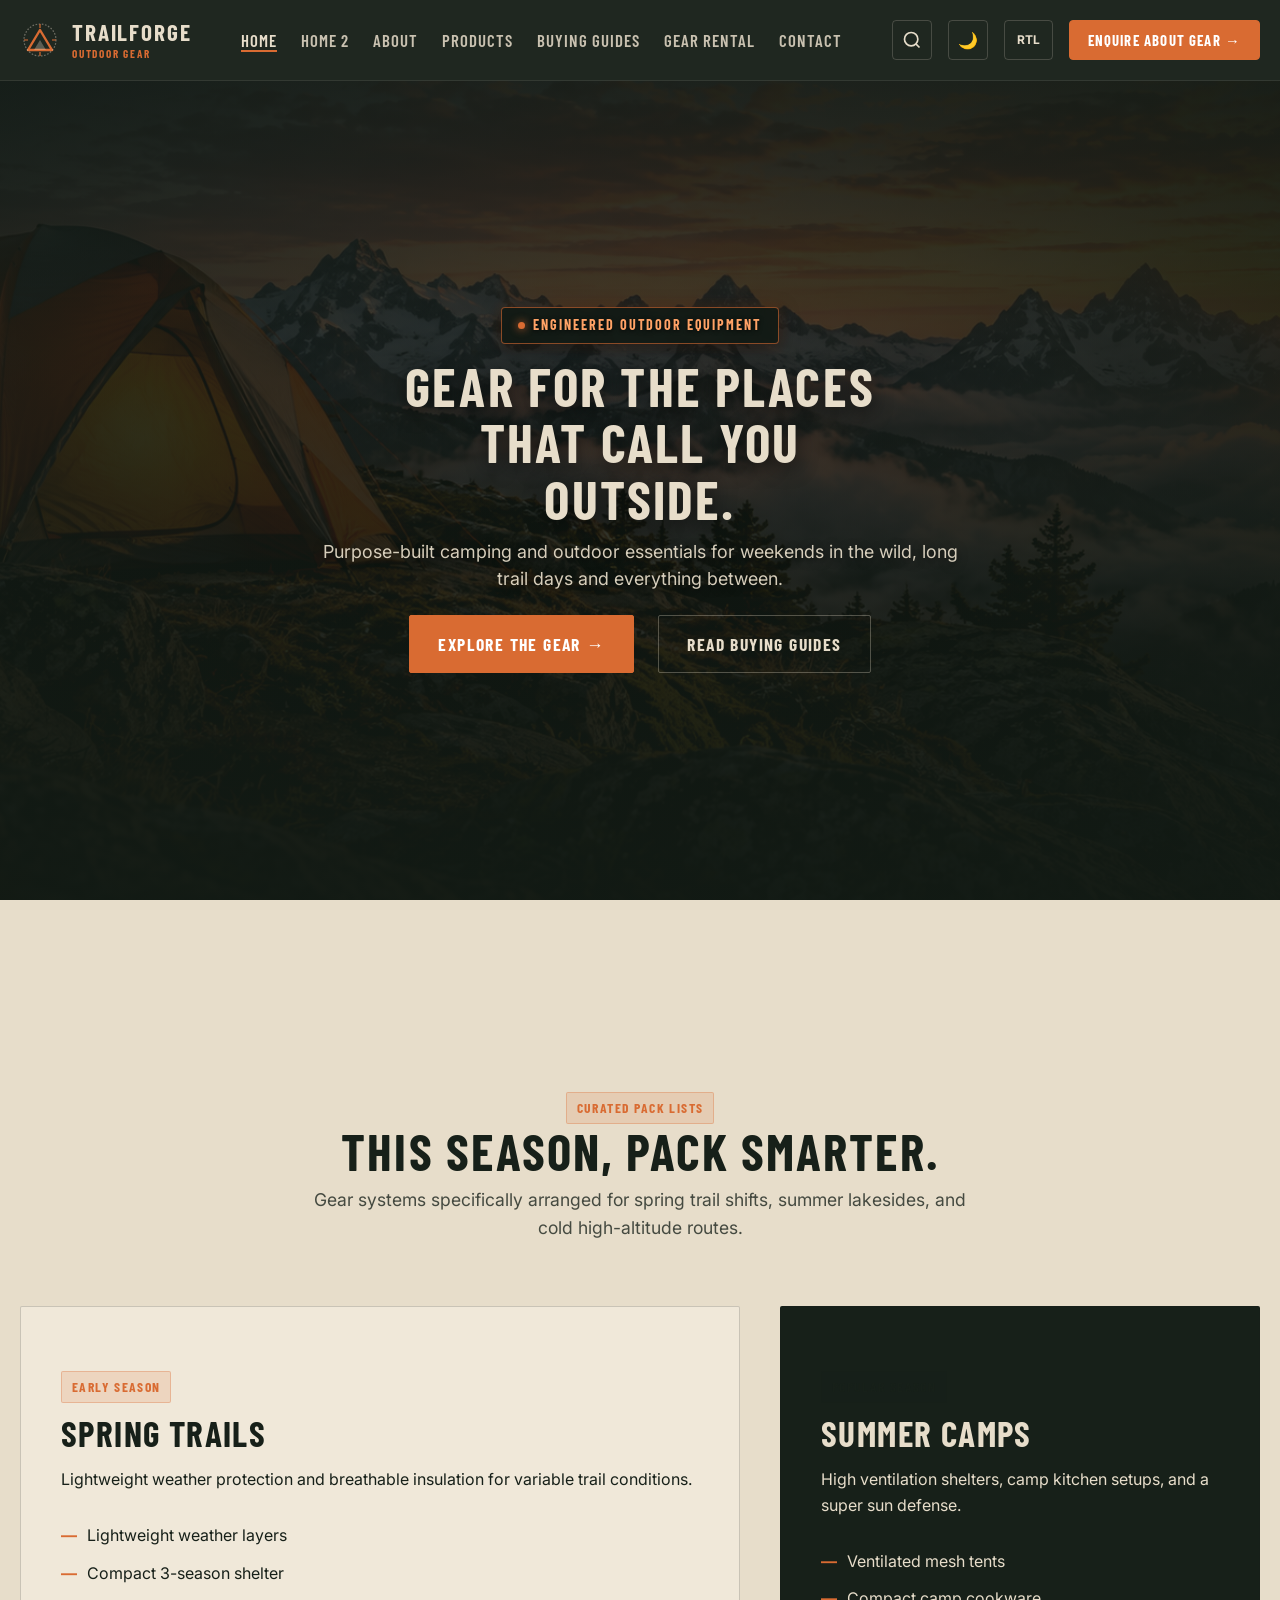
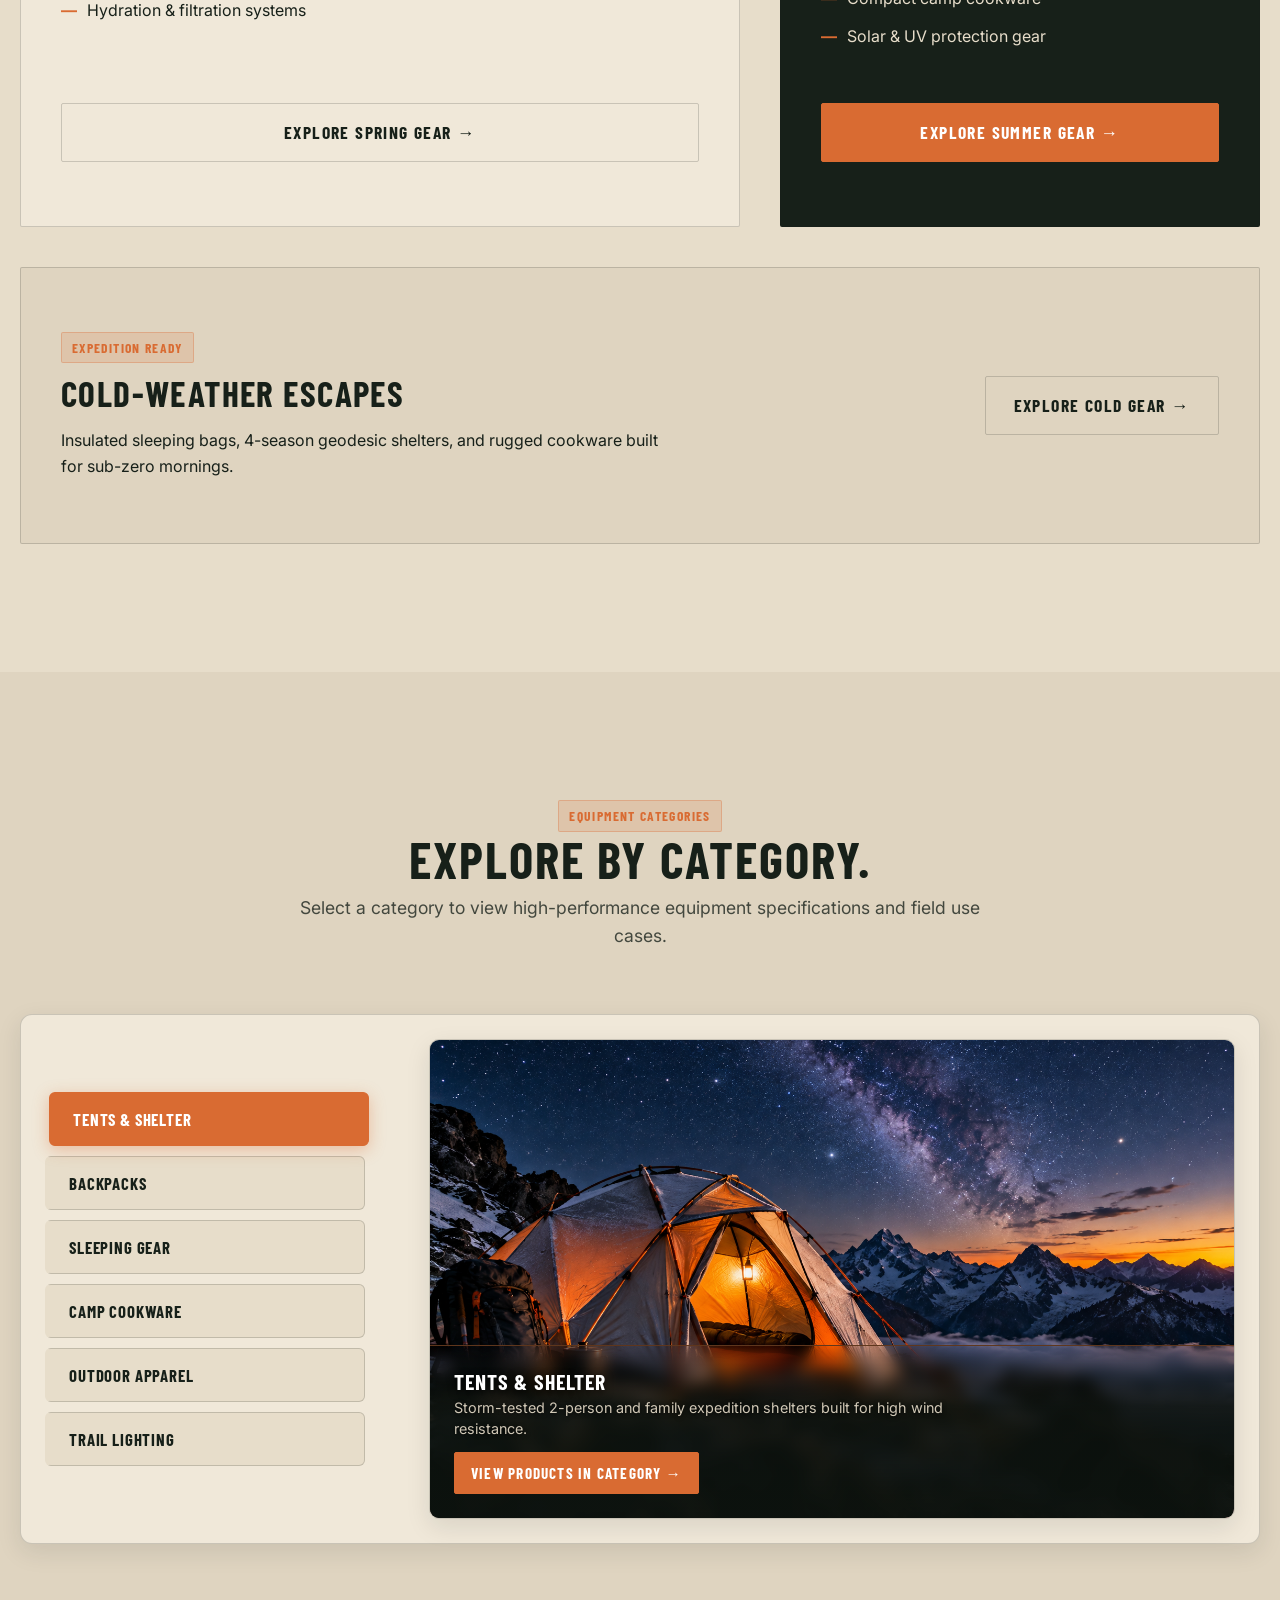
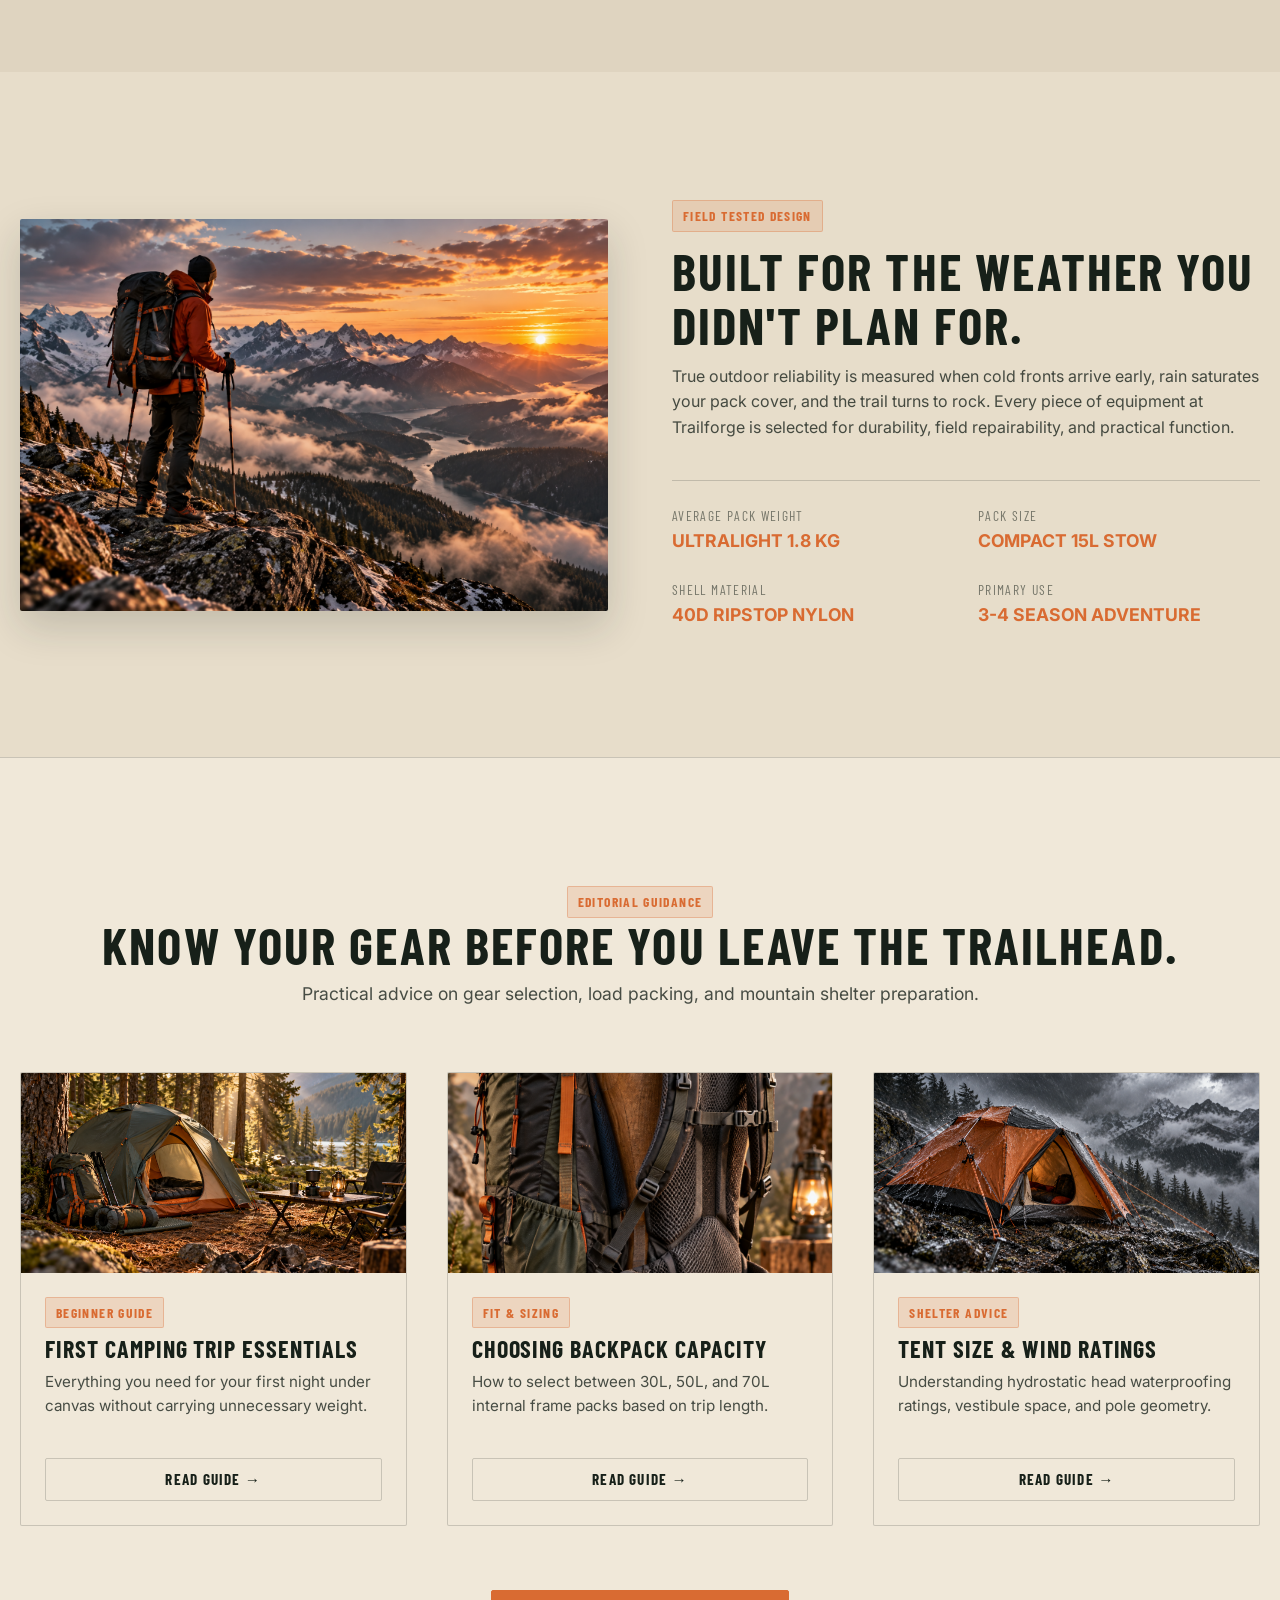
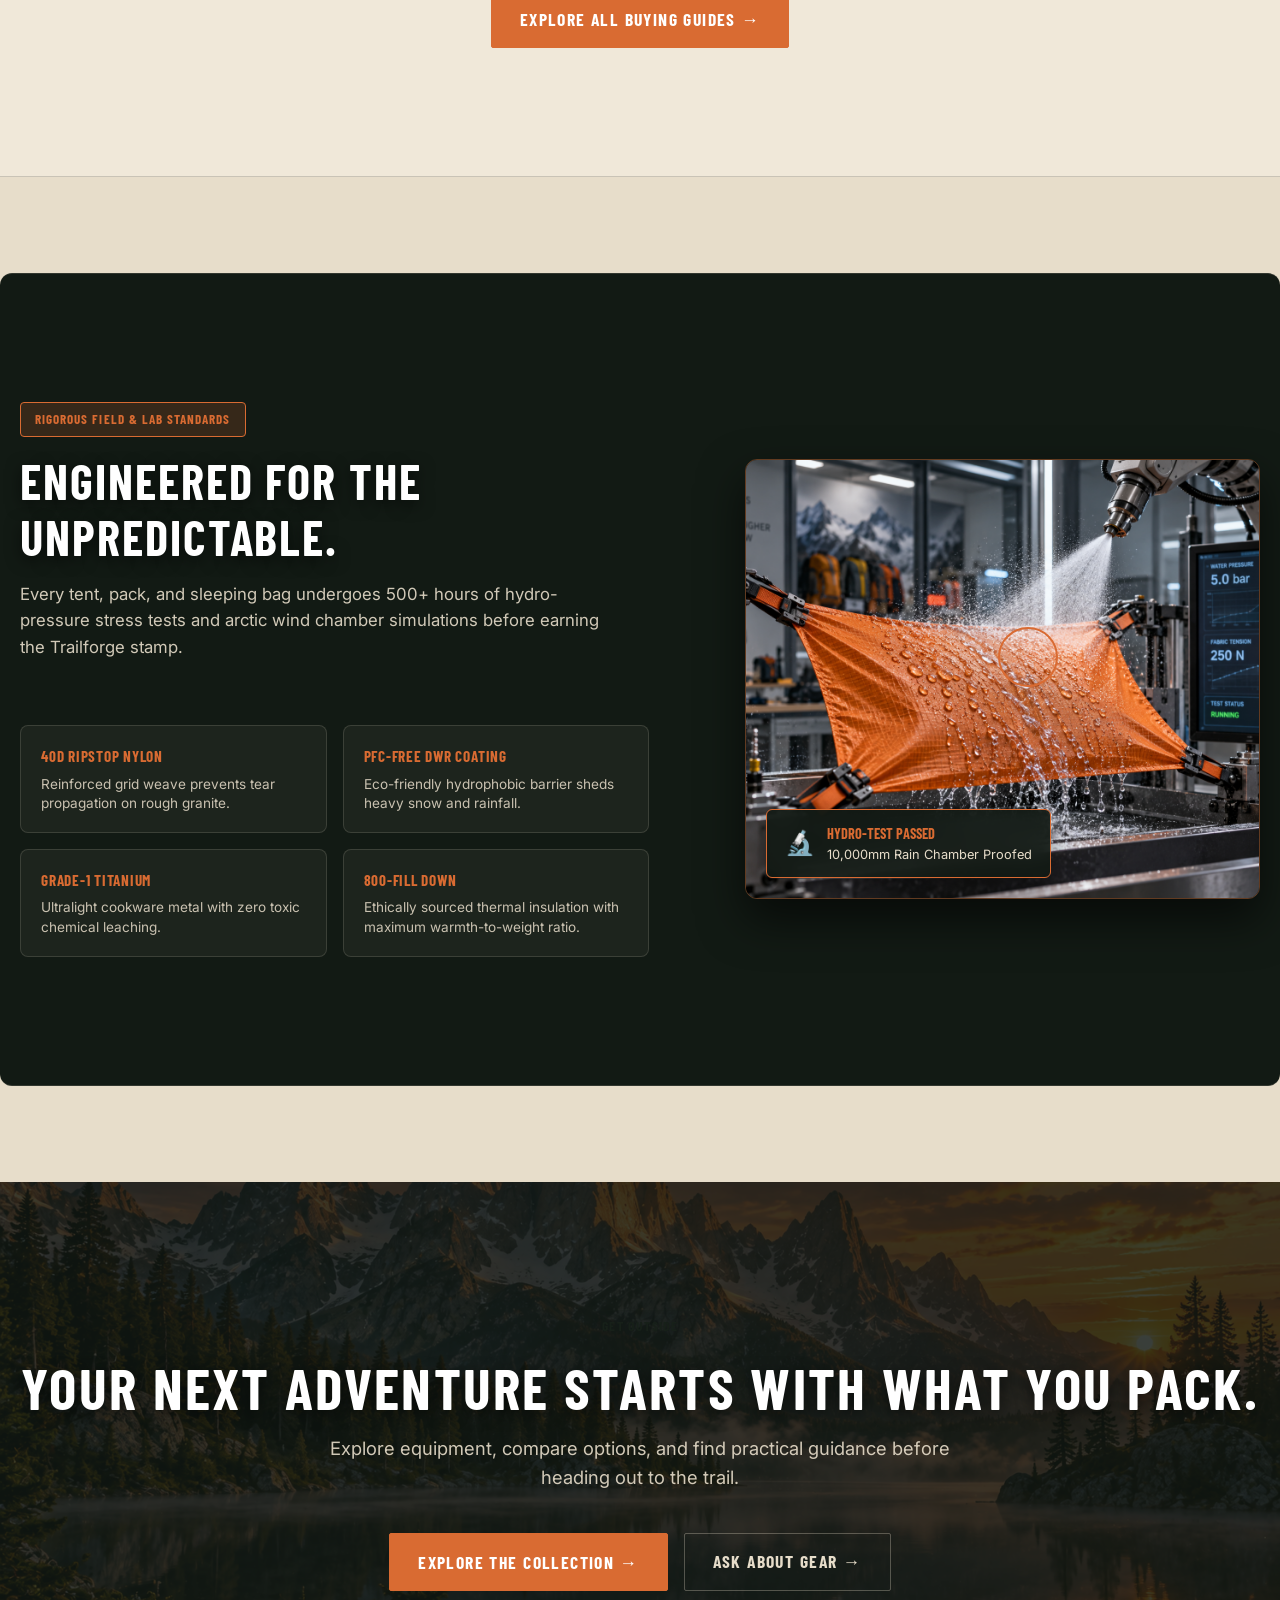
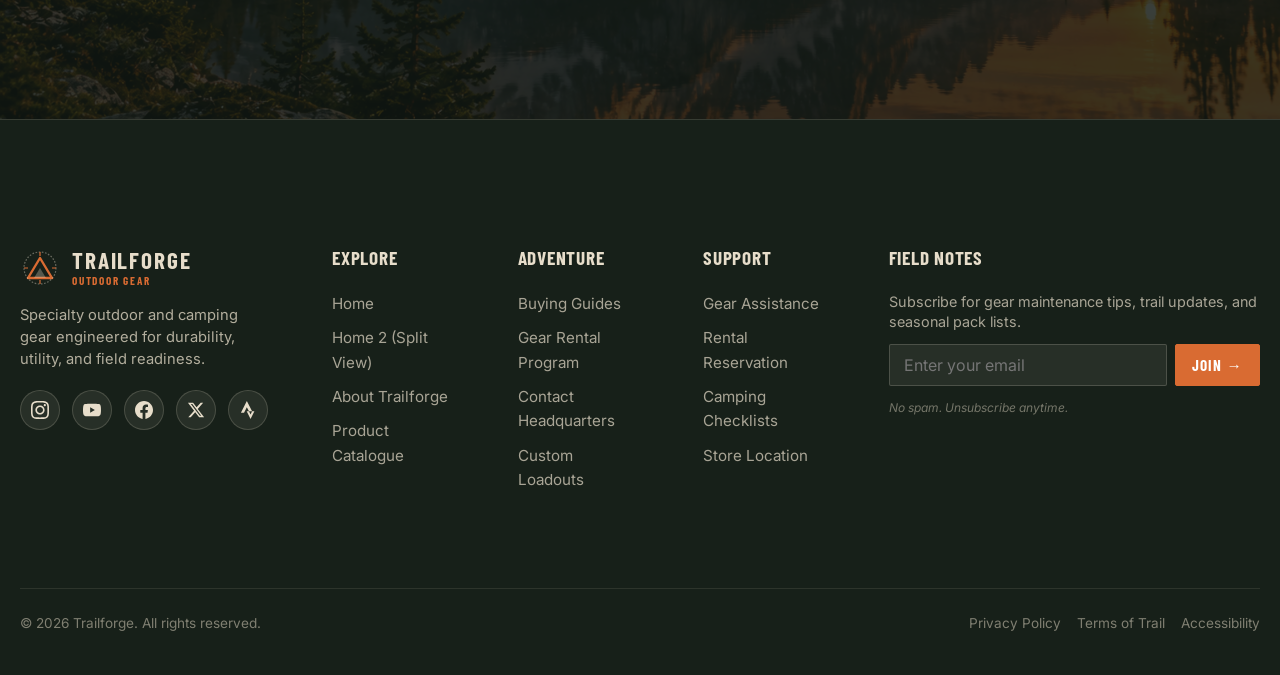
<file: index.html>
<!DOCTYPE html>
<html lang="en" data-theme="light" dir="ltr">
<head>
  <meta charset="UTF-8">
  <meta name="viewport" content="width=device-width, initial-scale=1.0">
  <title>Trailforge | Specialty Outdoor & Camping Gear</title>
  <meta name="description" content="Purpose-built specialty outdoor, camping, and backpacking gear engineered for weekends in the wild and long trail days. Explore tents, packs, cookware, and sleeping systems.">
  <meta property="og:title" content="Trailforge | Specialty Outdoor & Camping Gear">
  <meta property="og:description" content="Purpose-built specialty outdoor gear for the places that call you outside.">
  <meta property="og:type" content="website">
  <link rel="icon" type="image/svg+xml" href="assets/images/favicon.svg">
  <link rel="stylesheet" href="assets/css/style.css">

  <!-- Page-scoped fix: Seasonal cards equal size at tablet (768px) only -->
  <style>
    @media (min-width: 601px) and (max-width: 834px) {
      /* Override the global flex !important that collapses the grid */
      .section .seasonal-grid {
        display: grid !important;
        grid-template-columns: 1fr 1fr !important;
        flex-direction: unset !important;
        align-items: stretch !important;
        gap: 24px !important;
      }
      /* All cards same height */
      .section .seasonal-grid > .seasonal-card {
        width: 100% !important;
        min-height: 380px !important;
        align-items: unset !important;
      }
      /* 3rd cold-weather card spans full width */
      .section .seasonal-grid > .seasonal-card:last-child {
        grid-column: 1 / -1 !important;
        min-height: auto !important;
      }
    }

    /* CTA (pre-footer) buttons — equal size on mobile & tablet */
    @media (max-width: 834px) {
      #cta-btn-group {
        flex-direction: column !important;
        align-items: stretch !important;
        width: 100% !important;
        max-width: 340px !important;
        margin-inline: auto !important;
        gap: 12px !important;
      }
      #cta-btn-group .btn {
        width: 100% !important;
        box-sizing: border-box !important;
        justify-content: center !important;
        text-align: center !important;
      }
    }
  </style>
</head>
<body>

  <!-- ==========================================================================
       HEADER & STICKY NAVBAR
       ========================================================================== -->
  <header class="navbar">
    <div class="container navbar-inner">
      <!-- Left: Logo -->
      <a href="index.html" class="brand-logo" aria-label="Trailforge Home">
        <svg class="brand-logo-icon" viewBox="0 0 100 100" fill="none" xmlns="http://www.w3.org/2000/svg">
          <path d="M20 75L50 25L80 75H20Z" stroke="#D96B32" stroke-width="6" stroke-linejoin="round"/>
          <path d="M35 75L50 50L65 75H35Z" fill="#E7DDCA" opacity="0.3"/>
          <circle cx="50" cy="50" r="40" stroke="#E7DDCA" stroke-width="3" stroke-dasharray="4 4" opacity="0.4"/>
          <path d="M50 10V20M50 80V90M10 50H20M80 50H90" stroke="#D96B32" stroke-width="3"/>
        </svg>
        <div>
          <span class="brand-title">TRAILFORGE</span>
          <span class="brand-desc">OUTDOOR GEAR</span>
        </div>
      </a>

      <!-- Center: Navigation Links -->
      <nav class="nav-menu" aria-label="Main Navigation">
        <a href="index.html" class="nav-link active">Home</a>
        <a href="home-2.html" class="nav-link">Home 2</a>
        <a href="about.html" class="nav-link">About</a>
        <a href="products.html" class="nav-link">Products</a>
        <a href="guides.html" class="nav-link">Buying Guides</a>
        <a href="rental.html" class="nav-link">Gear Rental</a>
        <a href="contact.html" class="nav-link">Contact</a>
      </nav>

      <!-- Right: Actions -->
      <div class="nav-actions">
        <button class="icon-btn search-toggle-btn desktop-only-action" aria-label="Open Search">
          <svg width="20" height="20" viewBox="0 0 24 24" fill="none" stroke="currentColor" stroke-width="2"><circle cx="11" cy="11" r="8"/><line x1="21" y1="21" x2="16.65" y2="16.65"/></svg>
        </button>

        <button class="icon-btn theme-toggle-btn desktop-only-action" aria-label="Toggle Light Dark Theme">
          <span class="theme-icon">🌙</span>
        </button>

        <button class="icon-btn rtl-toggle-btn desktop-only-action" aria-label="Toggle LTR RTL">
          <span class="rtl-label" style="font-size: 0.75rem; font-weight: 700;">RTL</span>
        </button>

        <button class="btn btn-primary btn-sm desktop-only-action open-enquiry-btn">
          ENQUIRE ABOUT GEAR →
        </button>

        <button class="hamburger-btn" id="hamburger-btn" aria-label="Open Mobile Navigation Menu">
          <span></span>
          <span></span>
          <span></span>
        </button>
      </div>
    </div>
  </header>

  <!-- ==========================================================================
       MOBILE NAVIGATION DRAWER
       ========================================================================== -->
  <div class="mobile-drawer" id="mobile-drawer" aria-hidden="true">
    <div class="drawer-panel">
      <div>
        <div class="drawer-header">
          <a href="index.html" class="brand-logo" aria-label="Trailforge Home">
            <svg class="brand-logo-icon" viewBox="0 0 100 100" fill="none" xmlns="http://www.w3.org/2000/svg">
              <path d="M20 75L50 25L80 75H20Z" stroke="#D96B32" stroke-width="6" stroke-linejoin="round"/>
              <path d="M35 75L50 50L65 75H35Z" fill="#E7DDCA" opacity="0.3"/>
              <circle cx="50" cy="50" r="40" stroke="#E7DDCA" stroke-width="3" stroke-dasharray="4 4" opacity="0.4"/>
              <path d="M50 10V20M50 80V90M10 50H20M80 50H90" stroke="#D96B32" stroke-width="3"/>
            </svg>
            <div>
              <span class="brand-title">TRAILFORGE</span>
              <span class="brand-desc">OUTDOOR GEAR</span>
            </div>
          </a>
          <button class="modal-close-btn" id="drawer-close-btn" aria-label="Close Mobile Drawer">✕</button>
        </div>

        <nav class="drawer-nav">
          <a href="index.html" class="nav-link active">Home</a>
          <a href="home-2.html" class="nav-link">Home 2</a>
          <a href="about.html" class="nav-link">About</a>
          <a href="products.html" class="nav-link">Products</a>
          <a href="guides.html" class="nav-link">Buying Guides</a>
          <a href="rental.html" class="nav-link">Gear Rental</a>
          <a href="contact.html" class="nav-link">Contact</a>
        </nav>
      </div>

      <div class="drawer-controls">
        <div class="drawer-icon-actions">
          <button class="icon-btn search-toggle-btn" aria-label="Open Search">🔍</button>
          <button class="icon-btn theme-toggle-btn" aria-label="Toggle Light Dark Theme">
            <span class="theme-icon">🌙</span>
          </button>
          <button class="icon-btn rtl-toggle-btn" aria-label="Toggle LTR RTL">
            <span class="rtl-label" style="font-size: 0.75rem; font-weight: 700;">RTL</span>
          </button>
        </div>
        <button class="btn btn-primary open-enquiry-btn" style="width:100%;">ENQUIRE ABOUT GEAR →</button>
      </div>
    </div>
  </div>

  <main>
    <!-- ==========================================================================
         HOME — SECTION 01 — HERO
         ========================================================================== -->
    <section class="hero-sec">
      <img src="assets/images/1.png" alt="High mountain campsite overview at sunrise" class="hero-bg-img">
      <div class="hero-overlay"></div>
      <div class="container hero-content scroll-reveal">
        <span class="badge">ENGINEERED OUTDOOR EQUIPMENT</span>
        <h1 class="hero-title">GEAR FOR THE PLACES<br>THAT CALL YOU<br>OUTSIDE.</h1>
        <p class="hero-lead">Purpose-built camping and outdoor essentials for weekends in the wild, long trail days and everything between.</p>
        <div class="hero-buttons">
          <a href="products.html" class="btn btn-primary">EXPLORE THE GEAR →</a>
          <a href="guides.html" class="btn btn-outline-dark">READ BUYING GUIDES</a>
        </div>
      </div>
    </section>

    <!-- ==========================================================================
         HOME — SECTION 02 — SEASONAL GEAR
         ========================================================================== -->
    <section class="section">
      <div class="container">
        <div class="section-header scroll-reveal">
          <span class="badge">CURATED PACK LISTS</span>
          <h2 class="section-title">THIS SEASON, PACK SMARTER.</h2>
          <p class="section-subtitle">Gear systems specifically arranged for spring trail shifts, summer lakesides, and cold high-altitude routes.</p>
        </div>

        <div class="seasonal-grid">
          <!-- Card 1: Spring Trails -->
          <div class="seasonal-card scroll-reveal">
            <div>
              <span class="badge" style="margin-bottom:12px;">EARLY SEASON</span>
              <h3 class="seasonal-title">SPRING TRAILS</h3>
              <p>Lightweight weather protection and breathable insulation for variable trail conditions.</p>
              <ul class="seasonal-list">
                <li>Lightweight weather layers</li>
                <li>Compact 3-season shelter</li>
                <li>Hydration & filtration systems</li>
              </ul>
            </div>
            <a href="products.html" class="btn btn-outline" style="margin-top:24px;">EXPLORE SPRING GEAR →</a>
          </div>

          <!-- Card 2: Summer Camps (Featured Dark Surface) -->
          <div class="seasonal-card featured scroll-reveal">
            <div>
              <span class="badge badge-dark" style="margin-bottom:12px;">POPULAR SEASON</span>
              <h3 class="seasonal-title">SUMMER CAMPS</h3>
              <p>High ventilation shelters, camp kitchen setups, and a super sun defense.</p>
              <ul class="seasonal-list">
                <li>Ventilated mesh tents</li>
                <li>Compact camp cookware</li>
                <li>Solar & UV protection gear</li>
              </ul>
            </div>
            <a href="products.html" class="btn btn-primary" style="margin-top:24px;">EXPLORE SUMMER GEAR →</a>
          </div>

          <!-- Card 3: Cold-Weather Escapes (Full width under) -->
          <div class="seasonal-card scroll-reveal" style="grid-column: 1 / -1; background-color: var(--bg-secondary);">
            <div style="display:flex; justify-content:space-between; align-items:center; flex-wrap:wrap; gap:20px;">
              <div>
                <span class="badge" style="margin-bottom:12px;">EXPEDITION READY</span>
                <h3 class="seasonal-title">COLD-WEATHER ESCAPES</h3>
                <p style="max-width: 600px;">Insulated sleeping bags, 4-season geodesic shelters, and rugged cookware built for sub-zero mornings.</p>
              </div>
              <a href="products.html" class="btn btn-outline">EXPLORE COLD GEAR →</a>
            </div>
          </div>
        </div>
      </div>
    </section>

    <!-- ==========================================================================
         HOME — SECTION 03 — GEAR CATEGORIES NAVIGATOR
         ========================================================================== -->
    <section class="category-nav-sec">
      <div class="container">
        <div class="section-header scroll-reveal">
          <span class="badge">EQUIPMENT CATEGORIES</span>
          <h2 class="section-title">EXPLORE BY CATEGORY.</h2>
          <p class="section-subtitle">Select a category to view high-performance equipment specifications and field use cases.</p>
        </div>

        <div class="cat-navigator scroll-reveal">
          <div class="cat-menu">
            <button class="cat-menu-item active" data-cat-key="tents">TENTS & SHELTER</button>
            <button class="cat-menu-item" data-cat-key="backpacks">BACKPACKS</button>
            <button class="cat-menu-item" data-cat-key="sleeping">SLEEPING GEAR</button>
            <button class="cat-menu-item" data-cat-key="cookware">CAMP COOKWARE</button>
            <button class="cat-menu-item" data-cat-key="apparel">OUTDOOR APPAREL</button>
            <button class="cat-menu-item" data-cat-key="lighting">TRAIL LIGHTING</button>
          </div>

          <div class="cat-preview-box">
            <img src="assets/images/2.png" alt="Tent category preview" class="cat-preview-img" id="cat-preview-img">
            <div class="cat-preview-content">
              <h3 id="cat-preview-title">Tents &amp; Shelter</h3>
              <p id="cat-preview-desc">Storm-tested 2-person and family expedition shelters built for high wind resistance.</p>
              <a href="products.html" class="btn btn-primary btn-sm" id="cat-preview-link">VIEW PRODUCTS IN CATEGORY →</a>
            </div>
          </div>
        </div>
      </div>
    </section>

    <!-- ==========================================================================
         HOME — SECTION 04 — FIELD TESTED STORY
         ========================================================================== -->
    <section class="section">
      <div class="container">
        <div class="field-tested-grid">
          <div class="scroll-reveal">
            <img src="assets/images/3.png" alt="Camper preparing gear in mountain campsite" style="width:100%; border-radius:2px; box-shadow: var(--shadow-lg);">
          </div>
          <div class="scroll-reveal">
            <span class="badge">FIELD TESTED DESIGN</span>
            <h2 class="section-title" style="margin-block: 12px; text-align: start;">BUILT FOR THE WEATHER YOU DIDN'T PLAN FOR.</h2>
            <p style="color: var(--text-secondary); margin-bottom: 20px;">
              True outdoor reliability is measured when cold fronts arrive early, rain saturates your pack cover, and the trail turns to rock. Every piece of equipment at Trailforge is selected for durability, field repairability, and practical function.
            </p>
            
            <div class="tech-spec-table">
              <div class="tech-spec-item">
                <label>AVERAGE PACK WEIGHT</label>
                <span>ULTRALIGHT 1.8 KG</span>
              </div>
              <div class="tech-spec-item">
                <label>PACK SIZE</label>
                <span>COMPACT 15L STOW</span>
              </div>
              <div class="tech-spec-item">
                <label>SHELL MATERIAL</label>
                <span>40D RIPSTOP NYLON</span>
              </div>
              <div class="tech-spec-item">
                <label>PRIMARY USE</label>
                <span>3-4 SEASON ADVENTURE</span>
              </div>
            </div>
          </div>
        </div>
      </div>
    </section>

    <!-- ==========================================================================
         HOME — SECTION 05 — BUYING GUIDE PREVIEW
         ========================================================================== -->
    <section class="section" style="background-color: var(--bg-surface); border-block: 1px solid var(--border-color);">
      <div class="container">
        <div class="section-header scroll-reveal">
          <span class="badge">EDITORIAL GUIDANCE</span>
          <h2 class="section-title">KNOW YOUR GEAR BEFORE YOU LEAVE THE TRAILHEAD.</h2>
          <p class="section-subtitle">Practical advice on gear selection, load packing, and mountain shelter preparation.</p>
        </div>

        <div class="products-grid">
          <div class="product-card scroll-reveal">
            <img src="assets/images/4.png" alt="First camping trip guide" style="height: 200px; object-fit: cover;">
            <div class="product-info">
              <span class="badge" style="width:fit-content; margin-bottom:8px;">BEGINNER GUIDE</span>
              <h3 style="font-size: 1.5rem; margin-bottom:8px;">First Camping Trip Essentials</h3>
              <p style="font-size: 0.95rem; color: var(--text-secondary);">Everything you need for your first night under canvas without carrying unnecessary weight.</p>
              <a href="guides.html" class="btn btn-outline btn-sm" style="margin-top: 16px;">READ GUIDE →</a>
            </div>
          </div>

          <div class="product-card scroll-reveal">
            <img src="assets/images/5.png" alt="Backpack sizing guide" style="height: 200px; object-fit: cover;">
            <div class="product-info">
              <span class="badge" style="width:fit-content; margin-bottom:8px;">FIT & SIZING</span>
              <h3 style="font-size: 1.5rem; margin-bottom:8px;">Choosing Backpack Capacity</h3>
              <p style="font-size: 0.95rem; color: var(--text-secondary);">How to select between 30L, 50L, and 70L internal frame packs based on trip length.</p>
              <a href="guides.html" class="btn btn-outline btn-sm" style="margin-top: 16px;">READ GUIDE →</a>
            </div>
          </div>

          <div class="product-card scroll-reveal">
            <img src="assets/images/6.png" alt="Tent weather guide" style="height: 200px; object-fit: cover;">
            <div class="product-info">
              <span class="badge" style="width:fit-content; margin-bottom:8px;">SHELTER ADVICE</span>
              <h3 style="font-size: 1.5rem; margin-bottom:8px;">Tent Size & Wind Ratings</h3>
              <p style="font-size: 0.95rem; color: var(--text-secondary);">Understanding hydrostatic head waterproofing ratings, vestibule space, and pole geometry.</p>
              <a href="guides.html" class="btn btn-outline btn-sm" style="margin-top: 16px;">READ GUIDE →</a>
            </div>
          </div>
        </div>

        <div style="text-align: center; margin-top: var(--space-xl);" class="scroll-reveal">
          <a href="guides.html" class="btn btn-primary">EXPLORE ALL BUYING GUIDES →</a>
        </div>
      </div>
    </section>

    <!-- ==========================================================================
         HOME — SECTION 05 — LAB TESTING & SUSTAINABLE MATERIAL INSPECTOR
         ========================================================================== -->
    <section class="sec-lab-showcase scroll-reveal">
      <div class="container">
        <div class="lab-showcase-grid">
          <!-- Left Column: Content -->
          <div class="lab-showcase-left">
            <span class="badge-orange">RIGOROUS FIELD & LAB STANDARDS</span>
            <h2 class="lab-showcase-title">ENGINEERED FOR THE UNPREDICTABLE.</h2>
            <p class="lab-showcase-desc">
              Every tent, pack, and sleeping bag undergoes 500+ hours of hydro-pressure stress tests and arctic wind chamber simulations before earning the Trailforge stamp.
            </p>

            <div class="lab-spec-cards">
              <div class="lab-spec-card">
                <strong class="lab-spec-title">40D RIPSTOP NYLON</strong>
                <span class="lab-spec-text">Reinforced grid weave prevents tear propagation on rough granite.</span>
              </div>
              <div class="lab-spec-card">
                <strong class="lab-spec-title">PFC-FREE DWR COATING</strong>
                <span class="lab-spec-text">Eco-friendly hydrophobic barrier sheds heavy snow and rainfall.</span>
              </div>
              <div class="lab-spec-card">
                <strong class="lab-spec-title">GRADE-1 TITANIUM</strong>
                <span class="lab-spec-text">Ultralight cookware metal with zero toxic chemical leaching.</span>
              </div>
              <div class="lab-spec-card">
                <strong class="lab-spec-title">800-FILL DOWN</strong>
                <span class="lab-spec-text">Ethically sourced thermal insulation with maximum warmth-to-weight ratio.</span>
              </div>
            </div>
          </div>

          <!-- Right Column: Featured Image with Badge -->
          <div class="lab-showcase-right">
            <div class="lab-img-frame">
              <img src="assets/images/7.png" alt="Trailforge Outdoor Gear Stress Testing Laboratory" class="lab-main-img">
              <div class="radar-target" title="Rainfall & Hydro-Pressure Sensor"></div>
              <div class="lab-badge-float">
                <span style="font-size: 1.5rem;">🔬</span>
                <div>
                  <strong class="lab-float-title">HYDRO-TEST PASSED</strong>
                  <span class="lab-float-sub">10,000mm Rain Chamber Proofed</span>
                </div>
              </div>
            </div>
          </div>
        </div>
      </div>
    </section>

    <!-- ==========================================================================
         HOME — SECTION 06 — FINAL CTA (ABOVE FOOTER)
         ========================================================================== -->
    <section class="section" style="position:relative; background-color: var(--color-forest-black); color: var(--color-trail-sand); overflow:hidden; padding-block: var(--space-3xl);">
      <img src="assets/images/8.png" alt="Mountain valley background" style="position:absolute; inset:0; width:100%; height:100%; object-fit:cover; opacity:0.35; filter:brightness(0.5);">
      <div class="container scroll-reveal" style="position:relative; z-index:5; text-align:center;">
        <span class="badge badge-dark" style="margin-bottom:16px;">GET OUTSIDE</span>
        <h2 style="font-size: clamp(2.2rem, 4.5vw, 4rem); color: #FFFFFF !important; margin-bottom: 16px; text-shadow: 0 4px 16px rgba(0,0,0,0.6);">YOUR NEXT ADVENTURE STARTS WITH WHAT YOU PACK.</h2>
        <p style="max-width: 640px; margin-inline: auto; color: rgba(231,221,202,0.9); margin-bottom: var(--space-lg); font-size: 1.15rem; line-height: 1.6;">
          Explore equipment, compare options, and find practical guidance before heading out to the trail.
        </p>
        <div id="cta-btn-group" style="display:flex; justify-content:center; gap: 16px; flex-wrap:wrap;">
          <a href="products.html" class="btn btn-primary">EXPLORE THE COLLECTION →</a>
          <button class="btn btn-outline-dark open-enquiry-btn">ASK ABOUT GEAR →</button>
        </div>
      </div>
    </section>
  </main>

  <!-- ==========================================================================
       GLOBAL FOOTER
       ========================================================================== -->
  <footer class="footer">
    <div class="container">
      <div class="footer-grid">
        <!-- Col 1: Brand & Socials -->
        <div>
          <a href="index.html" class="brand-logo" aria-label="Trailforge Home" style="margin-bottom: 16px; display: inline-flex;">
            <svg class="brand-logo-icon" viewBox="0 0 100 100" fill="none" xmlns="http://www.w3.org/2000/svg">
              <path d="M20 75L50 25L80 75H20Z" stroke="#D96B32" stroke-width="6" stroke-linejoin="round"/>
              <path d="M35 75L50 50L65 75H35Z" fill="#E7DDCA" opacity="0.3"/>
              <circle cx="50" cy="50" r="40" stroke="#E7DDCA" stroke-width="3" stroke-dasharray="4 4" opacity="0.4"/>
              <path d="M50 10V20M50 80V90M10 50H20M80 50H90" stroke="#D96B32" stroke-width="3"/>
            </svg>
            <div>
              <span class="brand-title">TRAILFORGE</span>
              <span class="brand-desc">OUTDOOR GEAR</span>
            </div>
          </a>
          <p style="font-size: 0.92rem; color: rgba(231,221,202,0.75); margin-bottom: 14px; line-height: 1.5;">
            Specialty outdoor and camping gear engineered for durability, utility, and field readiness.
          </p>

          <!-- Social Links with Hover Effects -->
          <div class="footer-socials" aria-label="Social Media Links">
            <a href="#" class="footer-social-link" aria-label="Instagram">
              <svg viewBox="0 0 24 24"><path d="M12 2.163c3.204 0 3.584.012 4.85.07 3.252.148 4.771 1.691 4.919 4.919.058 1.265.069 1.645.069 4.849 0 3.205-.012 3.584-.069 4.849-.149 3.225-1.664 4.771-4.919 4.919-1.266.058-1.644.07-4.85.07-3.204 0-3.584-.012-4.849-.07-3.26-.149-4.771-1.699-4.919-4.92-.058-1.265-.07-1.644-.07-4.849 0-3.204.013-3.583.07-4.849.149-3.227 1.664-4.771 4.919-4.919 1.266-.057 1.645-.069 4.849-.069zm0-2.163c-3.259 0-3.667.014-4.947.072-4.358.2-6.78 2.618-6.98 6.98-.059 1.281-.073 1.689-.073 4.948 0 3.259.014 3.668.072 4.948.2 4.358 2.618 6.78 6.98 6.98 1.281.058 1.689.072 4.948.072 3.259 0 3.668-.014 4.948-.072 4.354-.2 6.782-2.618 6.979-6.98.059-1.28.073-1.689.073-4.948 0-3.259-.014-3.667-.072-4.947-.196-4.354-2.617-6.78-6.979-6.98-1.281-.059-1.69-.073-4.949-.073zm0 5.838c-3.403 0-6.162 2.759-6.162 6.162s2.759 6.163 6.162 6.163 6.162-2.759 6.162-6.163c0-3.403-2.759-6.162-6.162-6.162zm0 10.162c-2.209 0-4-1.79-4-4 0-2.209 1.791-4 4-4s4 1.791 4 4c0 2.21-1.791 4-4 4zm6.406-11.845c-.796 0-1.441.645-1.441 1.44s.645 1.44 1.441 1.44c.795 0 1.439-.645 1.439-1.44s-.644-1.44-1.439-1.44z"/></svg>
            </a>
            <a href="#" class="footer-social-link" aria-label="YouTube">
              <svg viewBox="0 0 24 24"><path d="M23.498 6.186a3.016 3.016 0 0 0-2.122-2.136C19.505 3.545 12 3.545 12 3.545s-7.505 0-9.377.505A3.017 3.017 0 0 0 .502 6.186C0 8.07 0 12 0 12s0 3.93.502 5.814a3.016 3.016 0 0 0 2.122 2.136c1.871.505 9.376.505 9.376.505s7.505 0 9.377-.505a3.015 3.015 0 0 0 2.122-2.136C24 15.93 24 12 24 12s0-3.93-.502-5.814zM9.545 15.568V8.432L15.818 12l-6.273 3.568z"/></svg>
            </a>
            <a href="#" class="footer-social-link" aria-label="Facebook">
              <svg viewBox="0 0 24 24"><path d="M24 12.073c0-6.627-5.373-12-12-12s-12 5.373-12 12c0 5.99 4.388 10.954 10.125 11.854v-8.385H7.078v-3.47h3.047V9.43c0-3.007 1.792-4.669 4.533-4.669 1.312 0 2.686.235 2.686.235v2.953H15.83c-1.491 0-1.956.925-1.956 1.874v2.25h3.328l-.532 3.47h-2.796v8.385C19.612 23.027 24 18.062 24 12.073z"/></svg>
            </a>
            <a href="#" class="footer-social-link" aria-label="X (Twitter)">
              <svg viewBox="0 0 24 24"><path d="M18.244 2.25h3.308l-7.227 8.26 8.502 11.24H16.17l-5.214-6.817L4.99 21.75H1.68l7.73-8.835L1.254 2.25H8.08l4.713 6.231zm-1.161 17.52h1.833L7.084 4.126H5.117z"/></svg>
            </a>
            <a href="#" class="footer-social-link" aria-label="Strava Trails">
              <svg viewBox="0 0 24 24"><path d="M15.387 17.944l-2.089-4.116h-3.065L15.387 24l5.15-10.172h-3.066m-7.008-5.599l2.836 5.598h4.172L10.463 0l-7.92 15.598h4.173"/></svg>
            </a>
          </div>


        </div>

        <!-- Col 2: Navigation Links -->
        <div>
          <h4 class="footer-col-title">EXPLORE</h4>
          <div class="footer-links">
            <a href="index.html">Home</a>
            <a href="home-2.html">Home 2 (Split View)</a>
            <a href="about.html">About Trailforge</a>
            <a href="products.html">Product Catalogue</a>
          </div>
        </div>

        <!-- Col 3: Adventure Links -->
        <div>
          <h4 class="footer-col-title">ADVENTURE</h4>
          <div class="footer-links">
            <a href="guides.html">Buying Guides</a>
            <a href="rental.html">Gear Rental Program</a>
            <a href="contact.html">Contact Headquarters</a>
            <a href="#" class="open-enquiry-btn">Custom Loadouts</a>
          </div>
        </div>

        <!-- Col 4: Support Links -->
        <div>
          <h4 class="footer-col-title">SUPPORT</h4>
          <div class="footer-links">
            <a href="#" class="open-enquiry-btn">Gear Assistance</a>
            <a href="rental.html">Rental Reservation</a>
            <a href="guides.html">Camping Checklists</a>
            <a href="contact.html">Store Location</a>
          </div>
        </div>

        <!-- Col 5: Field Notes Newsletter -->
        <div>
          <h4 class="footer-col-title">FIELD NOTES</h4>
          <p style="font-size:0.9rem; color:rgba(231,221,202,0.7); margin-bottom:12px; line-height:1.4;">
            Subscribe for gear maintenance tips, trail updates, and seasonal pack lists.
          </p>
          <div class="newsletter-box">
            <div class="newsletter-input-wrap">
              <input type="email" placeholder="Enter your email" class="newsletter-input" aria-label="Email Address">
              <button class="btn btn-primary btn-sm" onclick="alert('Subscribed to Trailforge Field Notes!');">JOIN →</button>
            </div>
            <em style="font-size:0.75rem; color:rgba(231,221,202,0.45); display:block;">No spam. Unsubscribe anytime.</em>
          </div>
        </div>
      </div>

      <div class="footer-bottom">
        <div>© 2026 Trailforge. All rights reserved.</div>
        <div style="display:flex; gap:16px;">
          <a href="#">Privacy Policy</a>
          <a href="#">Terms of Trail</a>
          <a href="#">Accessibility</a>
        </div>
      </div>
    </div>
  </footer>

  <!-- ==========================================================================
       GLOBAL ENQUIRY POPUP MODAL
       ========================================================================== -->
  <div class="modal-overlay" id="enquiry-modal" aria-hidden="true">
    <div class="modal-panel">
      <button class="modal-close-btn" id="enquiry-close-btn" aria-label="Close Modal">✕</button>
      
      <div id="enquiry-form-container">
        <span class="badge" style="margin-bottom:4px;">TRAILFORGE ASSISTANCE</span>
        <h2 style="font-size:1.75rem; margin-bottom:12px;">LET'S TALK GEAR</h2>
        
        <div id="enquiry-success" style="display:none; background: var(--accent-alpha); border:1px solid var(--color-signal-orange); padding: 14px; text-align:center; margin-bottom:12px;">
          <h3 style="color:var(--color-signal-orange); font-size:1.4rem; margin-bottom:4px;">ENQUIRY RECEIVED</h3>
          <p style="margin:0; font-size:0.9rem;">Thanks — your enquiry has been prepared for the Trailforge team.</p>
        </div>

        <form id="enquiry-form">
          <div class="form-grid">
            <div class="form-group">
              <label class="form-label" for="enquiry-name">Full Name *</label>
              <input type="text" id="enquiry-name" class="form-control" required placeholder="Alex Mercer">
            </div>
            <div class="form-group">
              <label class="form-label" for="enquiry-email">Email Address *</label>
              <input type="email" id="enquiry-email" class="form-control" required placeholder="alex@example.com">
            </div>
          </div>

          <div class="form-grid">
            <div class="form-group">
              <label class="form-label" for="enquiry-phone">Phone Number</label>
              <input type="tel" id="enquiry-phone" class="form-control" placeholder="+1 (555) 000-0000">
            </div>
            <div class="form-group">
              <label class="form-label" for="enquiry-type">Enquiry Type</label>
              <select id="enquiry-type" class="form-control">
                <option value="Product Question">Product Question</option>
                <option value="Gear Recommendation">Gear Recommendation</option>
                <option value="Rental Enquiry">Rental Enquiry</option>
                <option value="Buying Guide Help">Buying Guide Help</option>
                <option value="General Enquiry">General Enquiry</option>
              </select>
            </div>
          </div>

          <div class="form-grid">
            <div class="form-group">
              <label class="form-label" for="enquiry-product">Product / Gear Selected</label>
              <input type="text" id="enquiry-product" class="form-control" placeholder="Specific gear or leave blank">
            </div>
            <div class="form-group">
              <label class="form-label" for="enquiry-date">Preferred Trip Date</label>
              <input type="date" id="enquiry-date" class="form-control">
            </div>
          </div>

          <div class="form-grid">
            <div class="form-group">
              <label class="form-label" for="enquiry-trip">Trip Type</label>
              <select id="enquiry-trip" class="form-control">
                <option value="Weekend Camping">Weekend Camping</option>
                <option value="Backpacking">Backpacking</option>
                <option value="Hiking">Hiking</option>
                <option value="Family Camping">Family Camping</option>
                <option value="Road Trip">Road Trip</option>
                <option value="Other">Other</option>
              </select>
            </div>
            <div class="form-group">
              <label class="form-label" for="enquiry-people">Number of People</label>
              <select id="enquiry-people" class="form-control">
                <option value="1">1 Person</option>
                <option value="2">2 People</option>
                <option value="3-4">3–4 People</option>
                <option value="5+">5+ People</option>
              </select>
            </div>
          </div>

          <div class="form-group">
            <label class="form-label" for="enquiry-message">Message *</label>
            <textarea id="enquiry-message" class="form-control" rows="2" required placeholder="Tell us about your upcoming trip or gear questions..."></textarea>
          </div>

          <div class="modal-actions">
            <button type="button" class="btn btn-outline" onclick="document.getElementById('enquiry-modal').classList.remove('open');">Maybe Later</button>
            <button type="submit" class="btn btn-primary">SEND ENQUIRY →</button>
          </div>
        </form>
      </div>
    </div>
  </div>

  <!-- ==========================================================================
       GLOBAL SEARCH MODAL
       ========================================================================== -->
  <div class="modal-overlay" id="search-modal" aria-hidden="true">
    <div class="modal-panel" style="max-width: 600px;">
      <button class="modal-close-btn" id="search-close-btn" aria-label="Close Search">✕</button>
      <span class="badge" style="margin-bottom:8px;">SEARCH CATALOGUE & GUIDES</span>
      <h3 style="font-size:1.8rem; margin-bottom:16px;">FIND GEAR OR INFORMATION</h3>
      
      <div class="form-group">
        <input type="text" id="search-input" class="form-control" placeholder="Type 'tent', 'backpack', 'sleeping', 'cookware'..." autofocus>
      </div>

      <div id="search-results" style="max-height: 350px; overflow-y: auto; margin-top: 16px;">
        <p class="text-muted" style="padding:16px;">Type to search equipment or guides...</p>
      </div>
    </div>
  </div>

  <!-- ==========================================================================
       GLOBAL PRODUCT DETAIL MODAL
       ========================================================================== -->
  <div class="modal-overlay" id="product-detail-modal" aria-hidden="true">
    <div class="modal-panel product-modal-panel">
      <div class="product-modal-top-bar">
        <div style="display:flex; align-items:center; gap:8px;">
          <span class="badge" style="font-size:0.75rem;">TRAILFORGE LAB SPECIFICATIONS</span>
          <span class="badge badge-dark" style="font-size:0.72rem;">FIELD VERIFIED</span>
        </div>
        <button class="modal-close-btn" id="product-detail-close" aria-label="Close Details">✕</button>
      </div>
      <div id="product-detail-body">
        <!-- Dynamically injected via main.js -->
      </div>
    </div>
  </div>

  <script src="assets/js/main.js"></script>
</body>
</html>
</file>
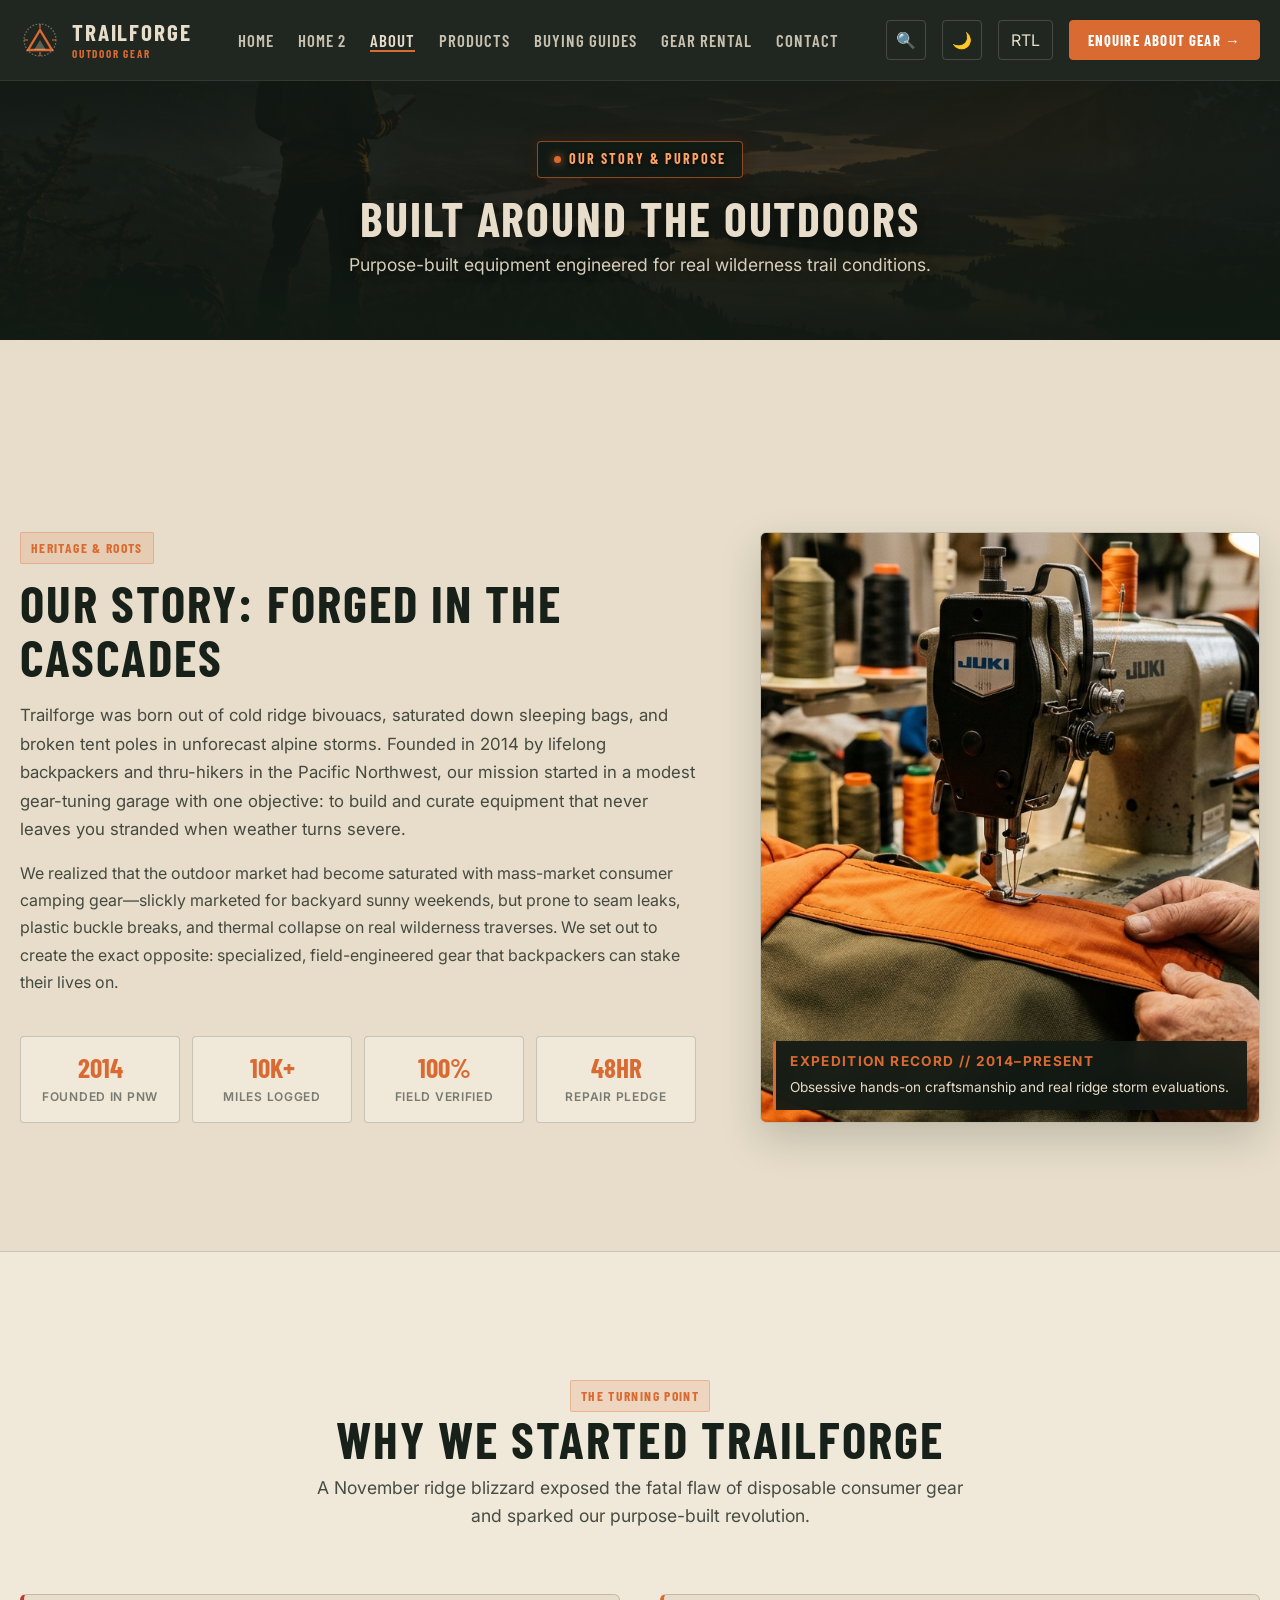
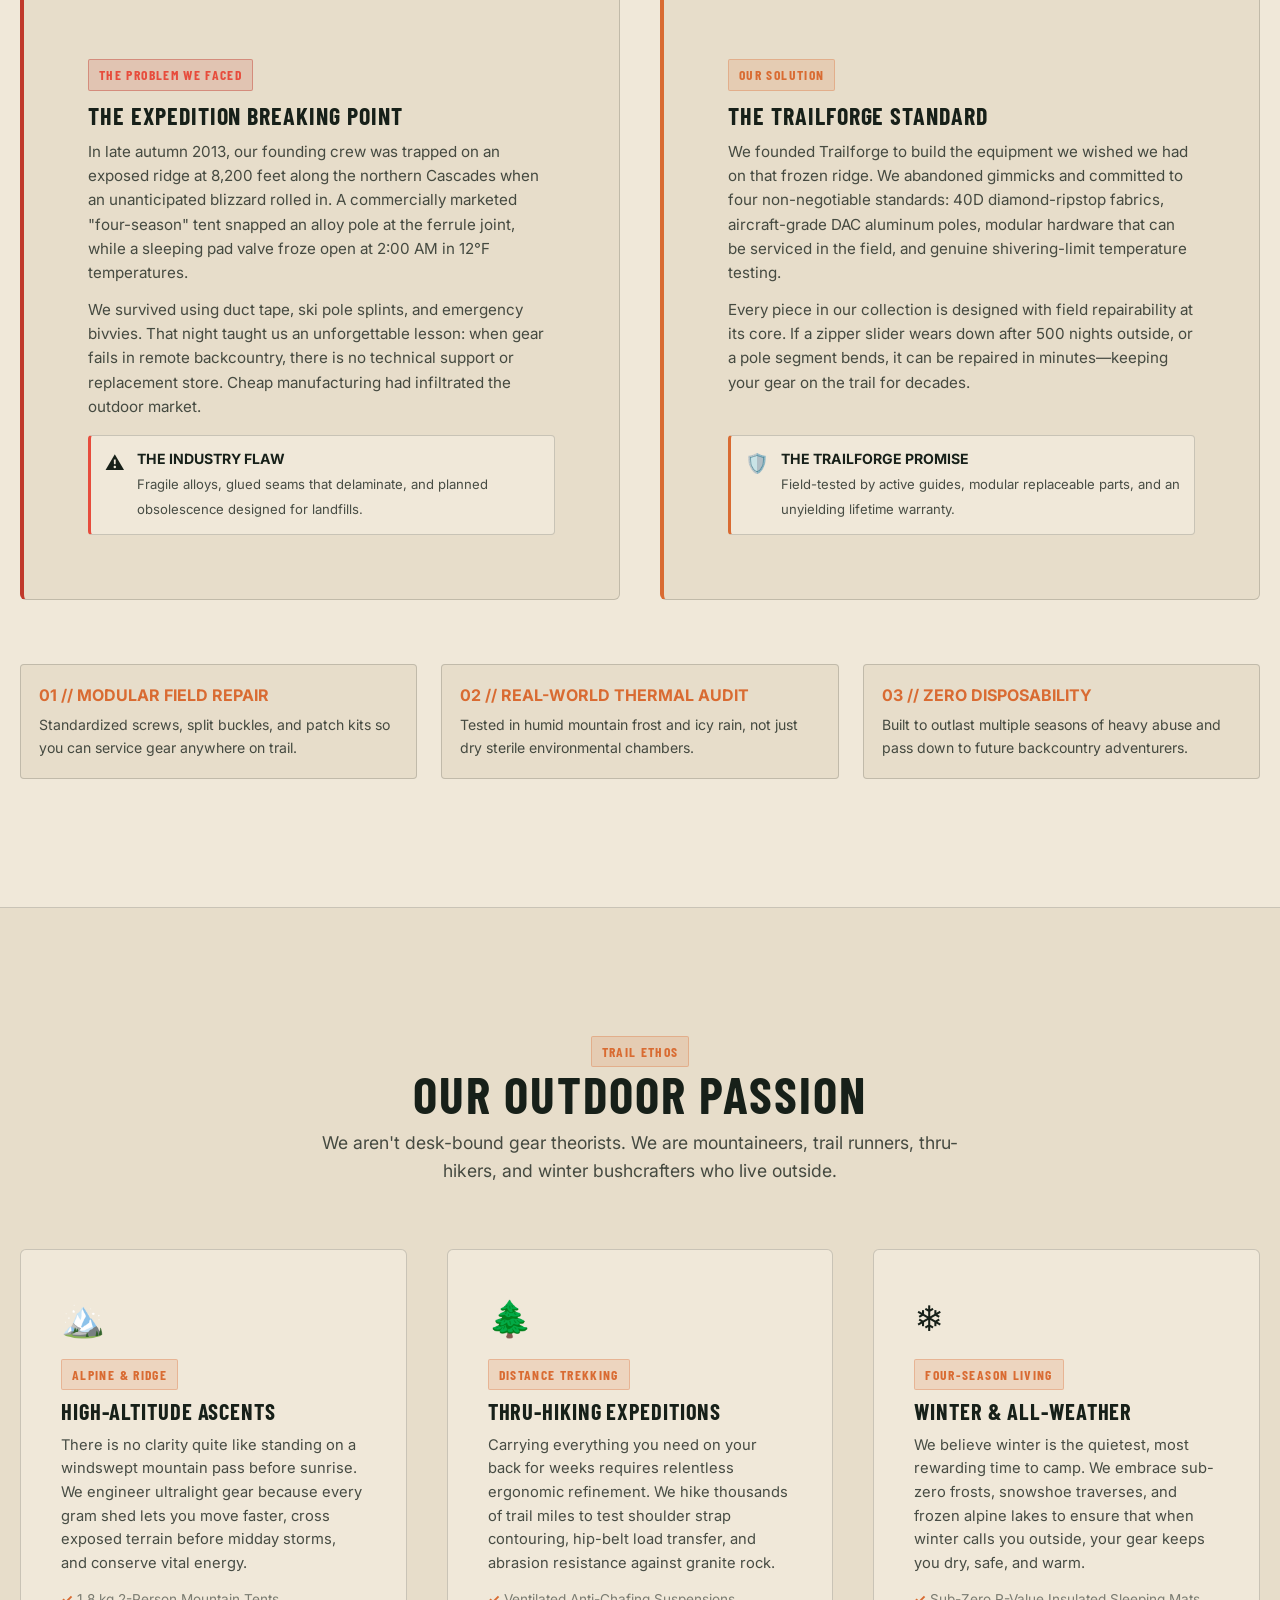
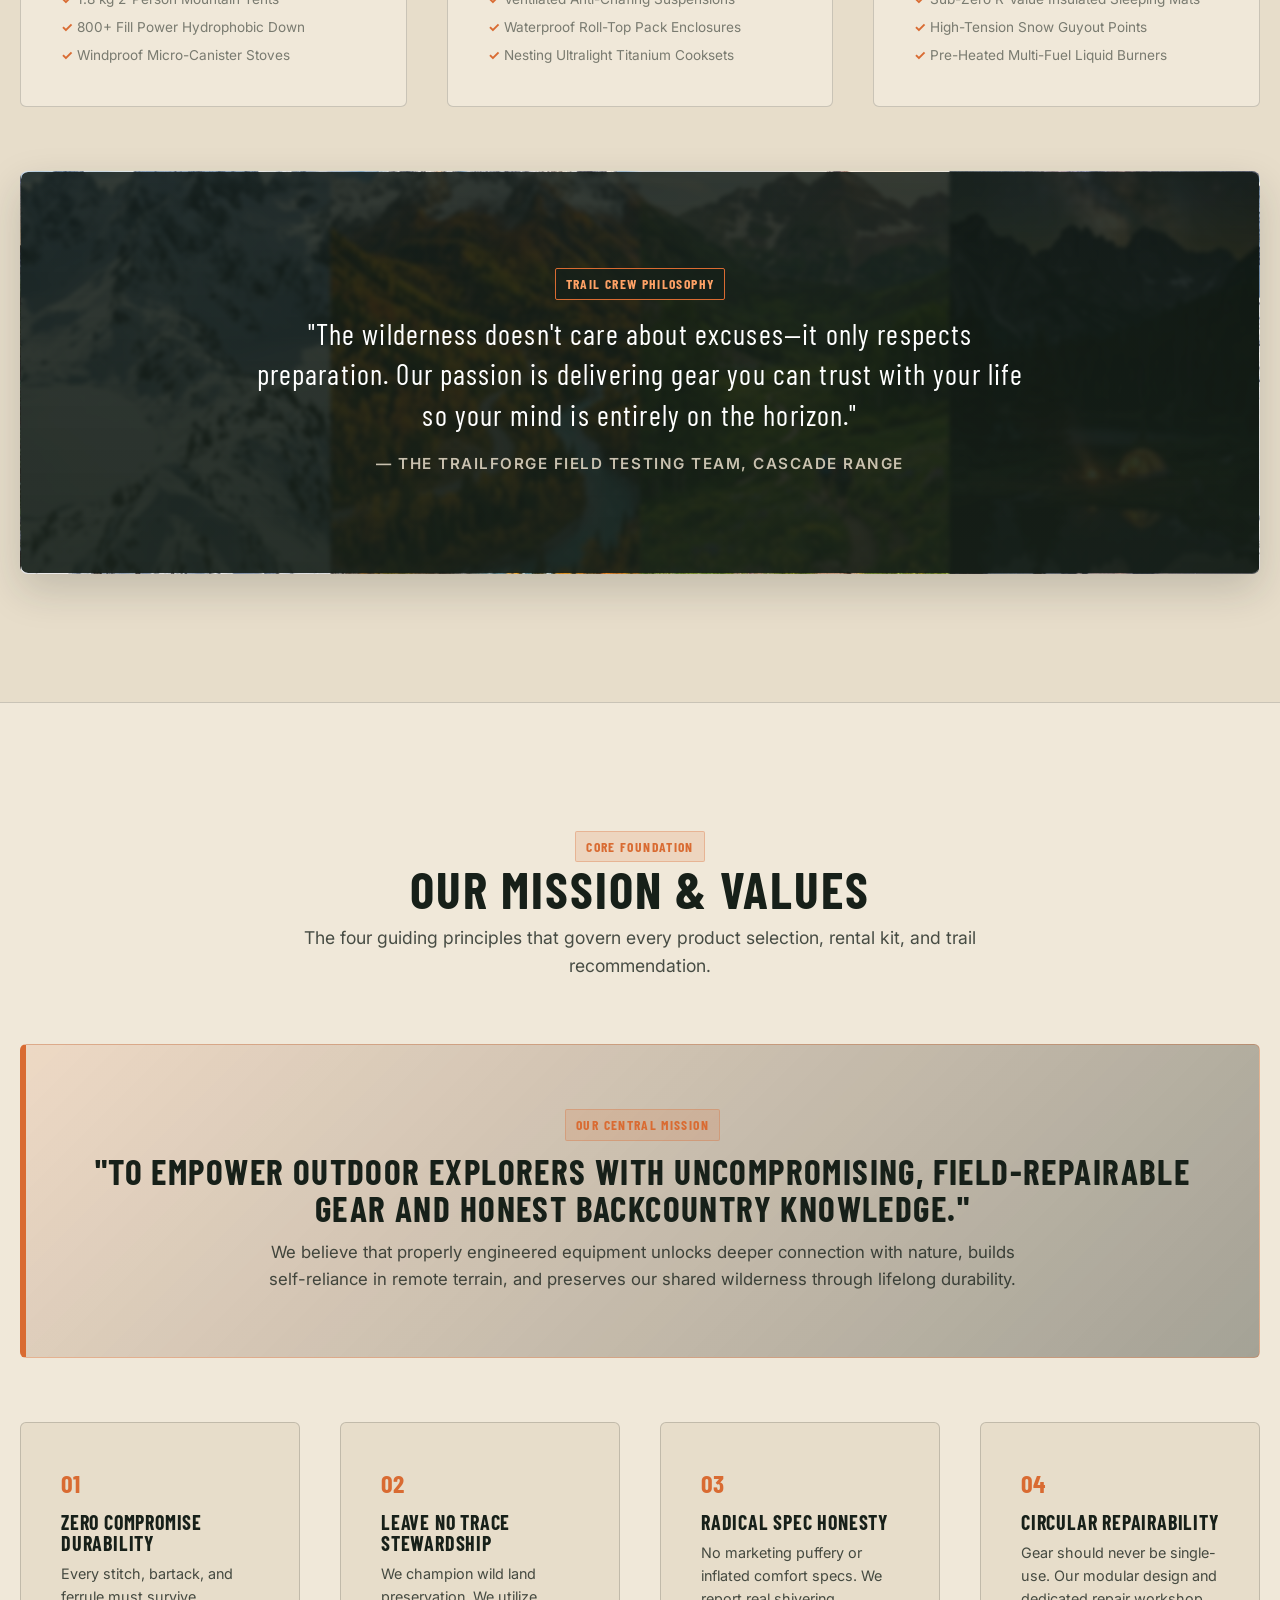
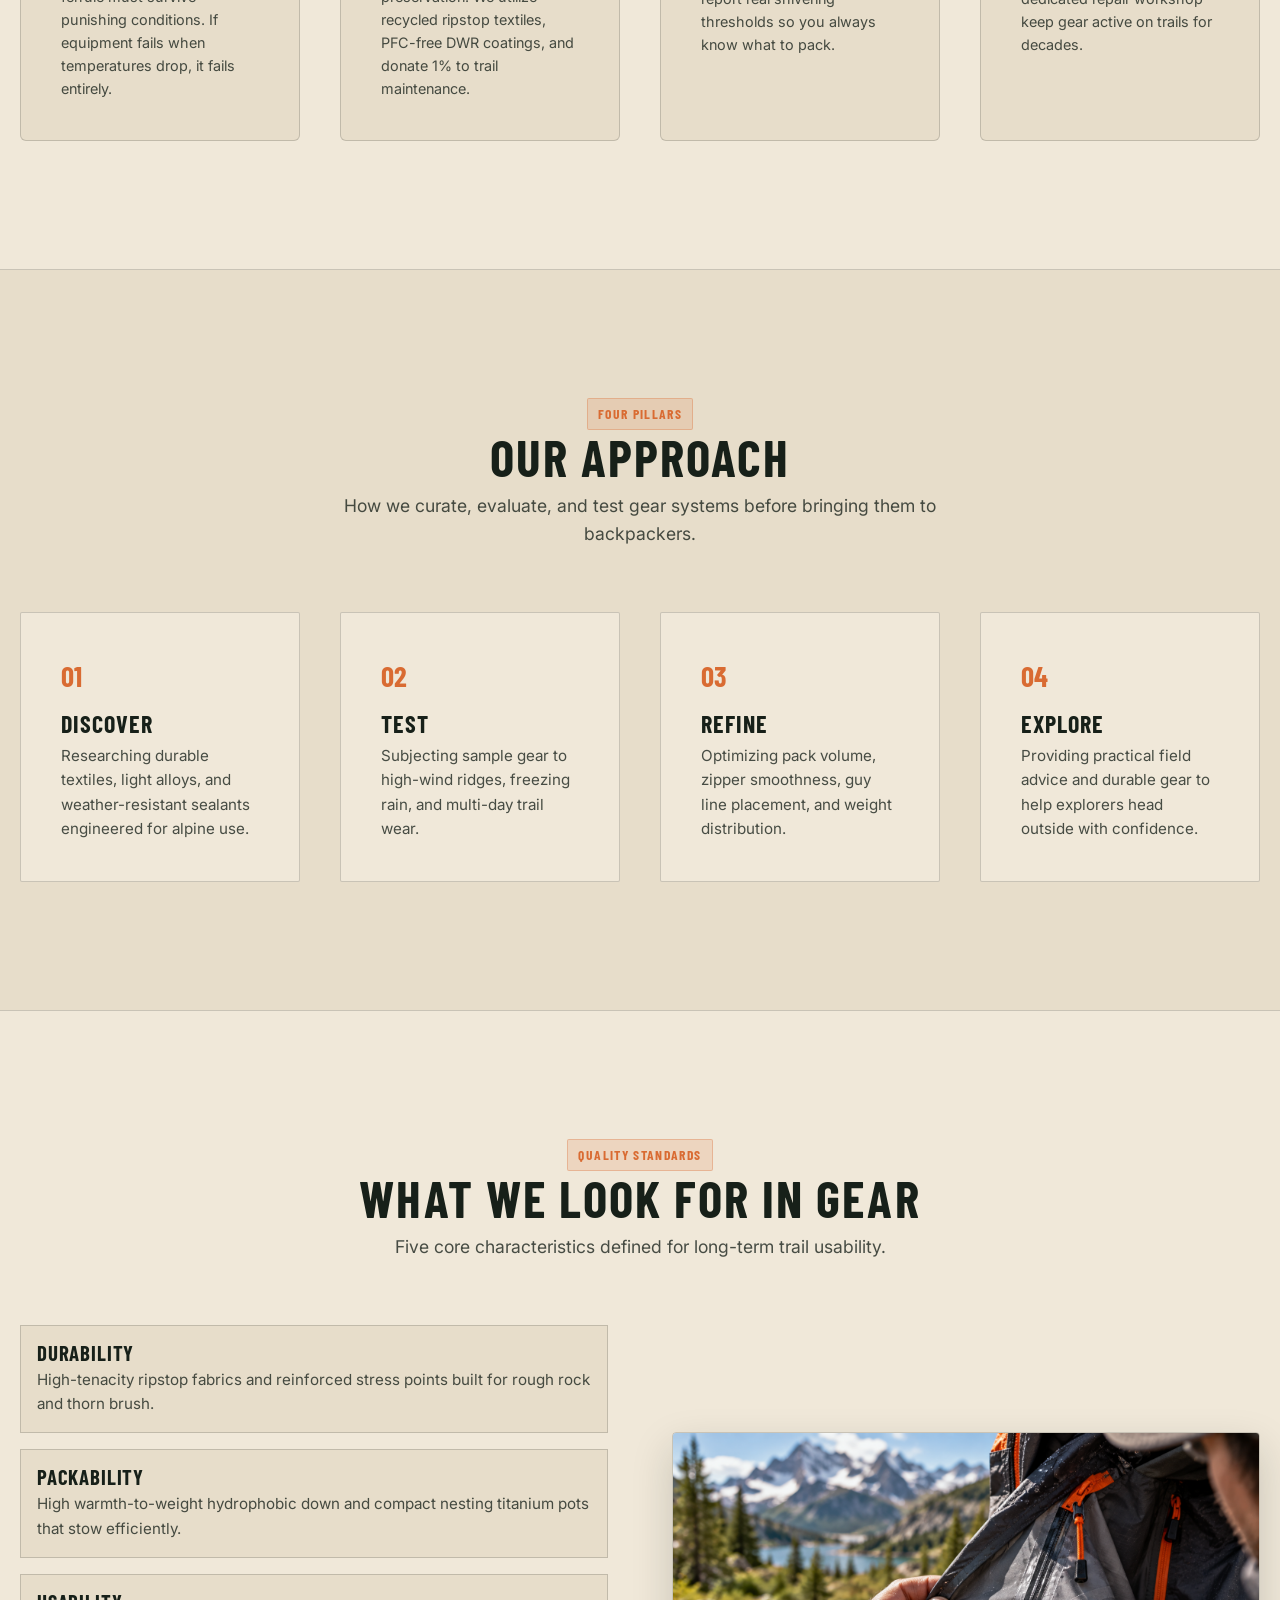
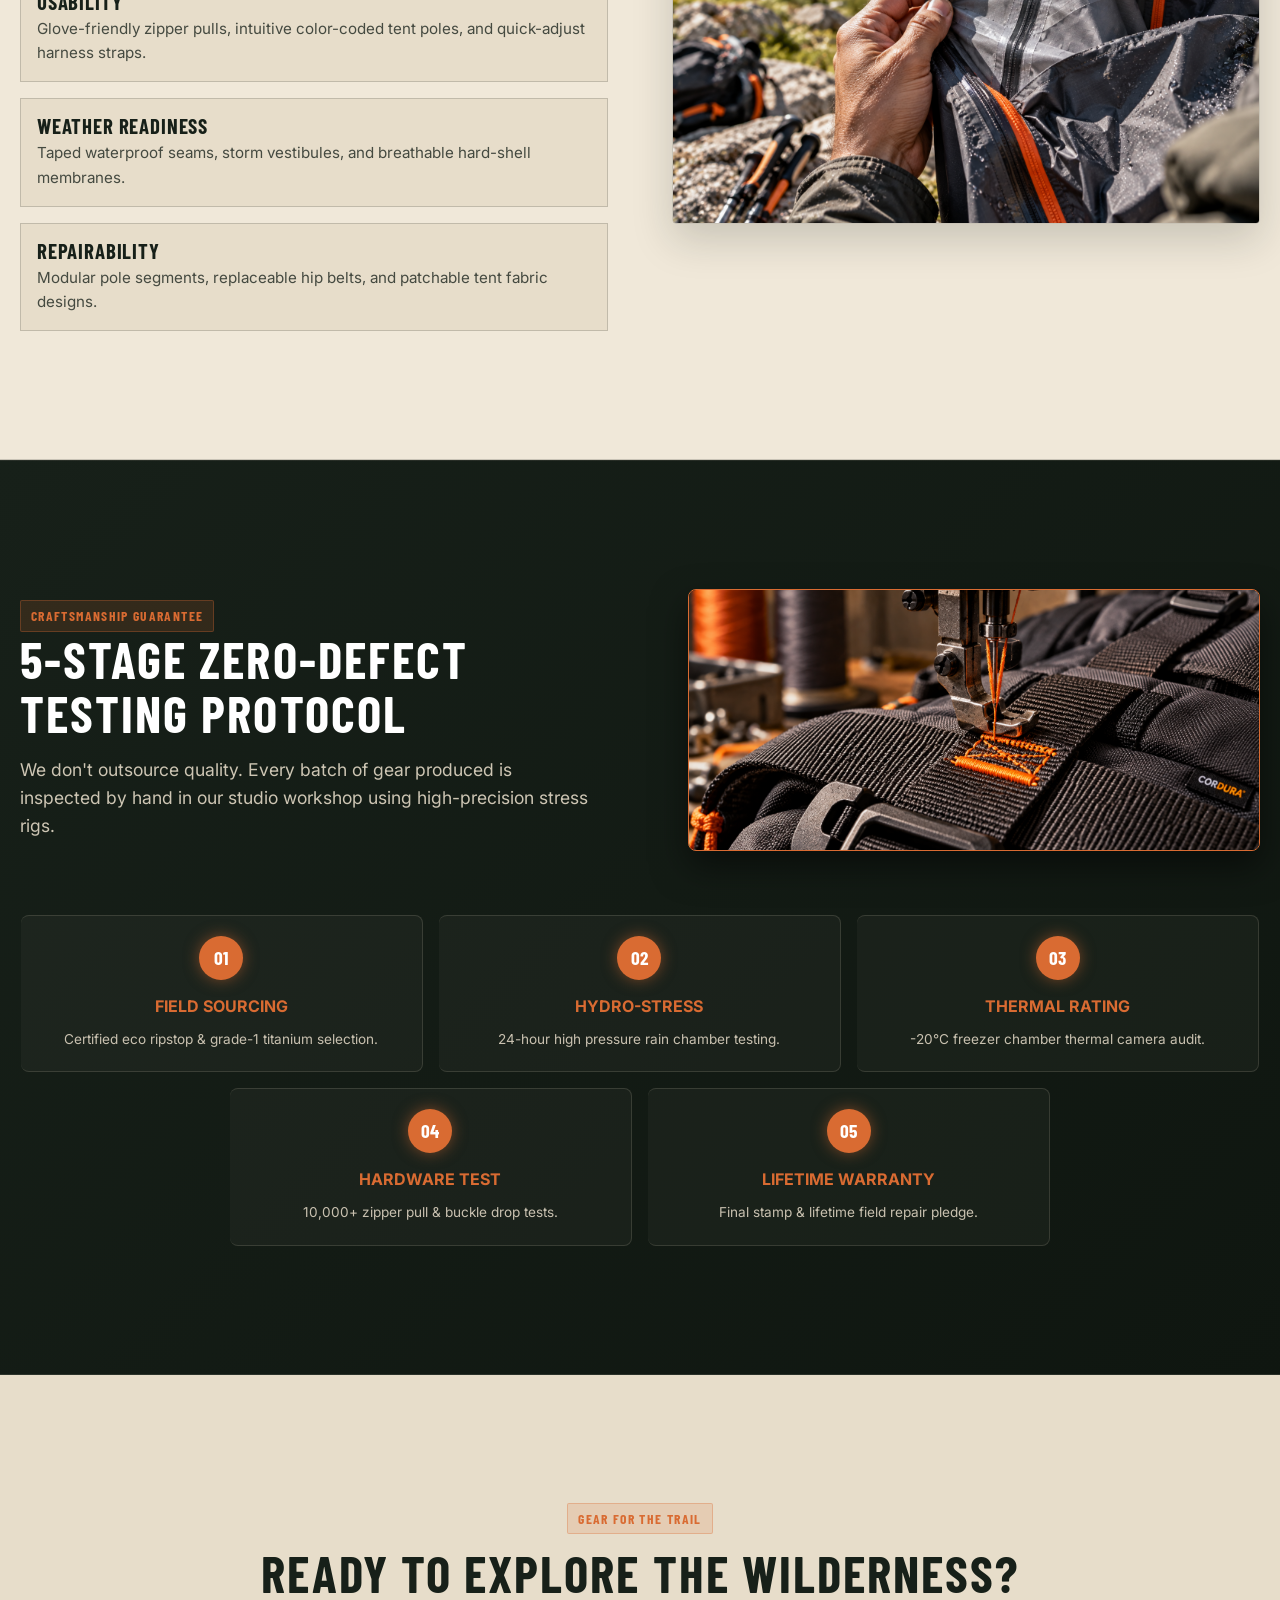
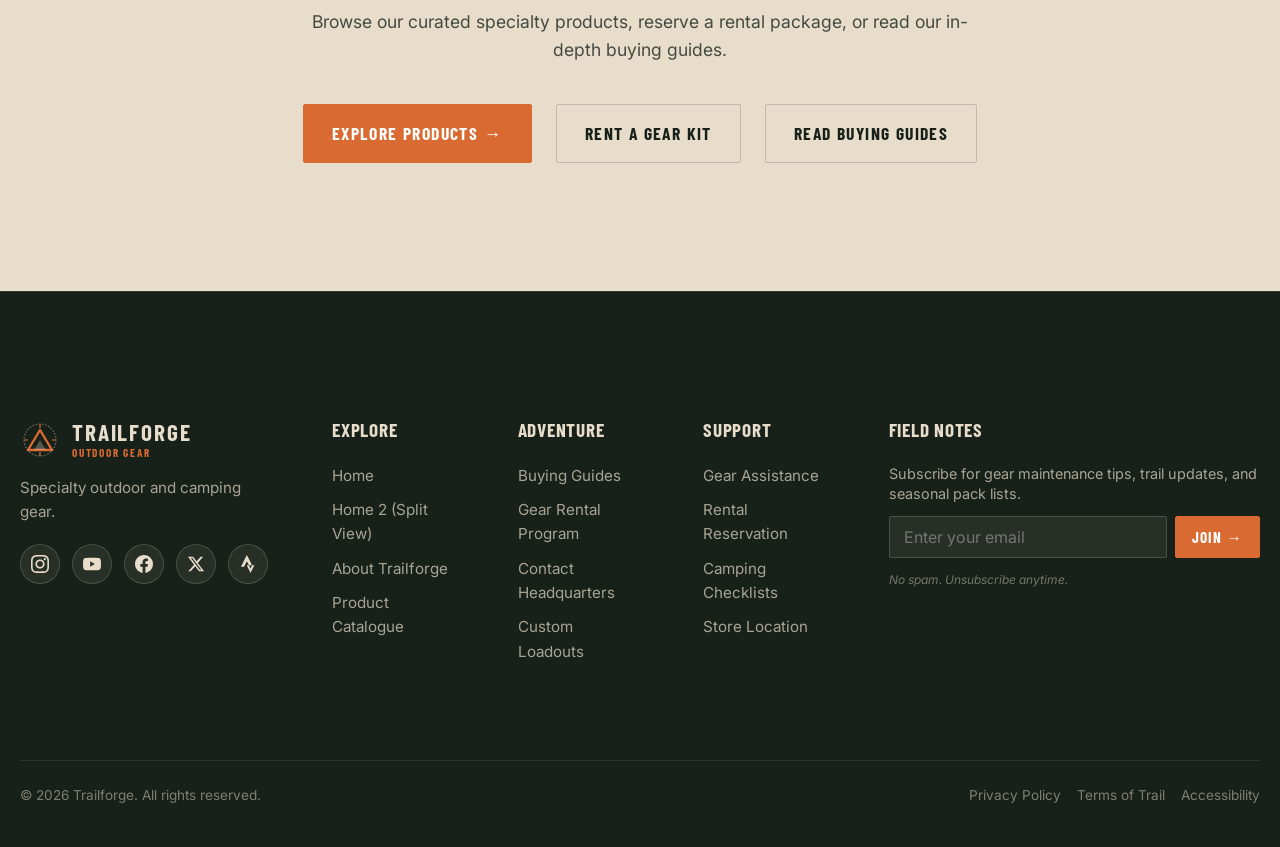
<file: about.html>
<!DOCTYPE html>
<html lang="en" data-theme="light" dir="ltr">
<head>
  <meta charset="UTF-8">
  <meta name="viewport" content="width=device-width, initial-scale=1.0">
  <title>About Trailforge | Outdoor Gear</title>
  <meta name="description" content="Learn about Trailforge's philosophy on outdoor equipment, durability testing, and wilderness gear design.">
  <meta property="og:title" content="About Trailforge | Outdoor Gear">
  <meta property="og:description" content="Built around the outdoors. Purpose-built equipment for real trail conditions.">
  <link rel="icon" type="image/svg+xml" href="assets/images/favicon.svg">
  <link rel="stylesheet" href="assets/css/style.css">
</head>
<body>

  <!-- NAVBAR -->
  <header class="navbar">
    <div class="container navbar-inner">
      <a href="index.html" class="brand-logo" aria-label="Trailforge Home">
        <svg class="brand-logo-icon" viewBox="0 0 100 100" fill="none"><path d="M20 75L50 25L80 75H20Z" stroke="#D96B32" stroke-width="6"/><path d="M35 75L50 50L65 75H35Z" fill="#E7DDCA" opacity="0.3"/><circle cx="50" cy="50" r="40" stroke="#E7DDCA" stroke-width="3" stroke-dasharray="4 4" opacity="0.4"/><path d="M50 10V20M50 80V90M10 50H20M80 50H90" stroke="#D96B32" stroke-width="3"/></svg>
        <div>
          <span class="brand-title">TRAILFORGE</span>
          <span class="brand-desc">OUTDOOR GEAR</span>
        </div>
      </a>
      <nav class="nav-menu" aria-label="Main Navigation">
        <a href="index.html" class="nav-link">Home</a>
        <a href="home-2.html" class="nav-link">Home 2</a>
        <a href="about.html" class="nav-link active">About</a>
        <a href="products.html" class="nav-link">Products</a>
        <a href="guides.html" class="nav-link">Buying Guides</a>
        <a href="rental.html" class="nav-link">Gear Rental</a>
        <a href="contact.html" class="nav-link">Contact</a>
      </nav>
      <div class="nav-actions">
        <button class="icon-btn search-toggle-btn desktop-only-action">🔍</button>
        <button class="icon-btn theme-toggle-btn desktop-only-action">🌙</button>
        <button class="icon-btn rtl-toggle-btn desktop-only-action">RTL</button>
        <button class="btn btn-primary btn-sm desktop-only-action open-enquiry-btn">ENQUIRE ABOUT GEAR →</button>
        <button class="hamburger-btn" id="hamburger-btn"><span></span><span></span><span></span></button>
      </div>
    </div>
  </header>

  <!-- MOBILE DRAWER -->
  <div class="mobile-drawer" id="mobile-drawer" aria-hidden="true">
    <div class="drawer-panel">
      <div>
        <div class="drawer-header">
          <a href="index.html" class="brand-logo" aria-label="Trailforge Home">
            <svg class="brand-logo-icon" viewBox="0 0 100 100" fill="none" xmlns="http://www.w3.org/2000/svg">
              <path d="M20 75L50 25L80 75H20Z" stroke="#D96B32" stroke-width="6" stroke-linejoin="round"/>
              <path d="M35 75L50 50L65 75H35Z" fill="#E7DDCA" opacity="0.3"/>
              <circle cx="50" cy="50" r="40" stroke="#E7DDCA" stroke-width="3" stroke-dasharray="4 4" opacity="0.4"/>
              <path d="M50 10V20M50 80V90M10 50H20M80 50H90" stroke="#D96B32" stroke-width="3"/>
            </svg>
            <div>
              <span class="brand-title">TRAILFORGE</span>
              <span class="brand-desc">OUTDOOR GEAR</span>
            </div>
          </a>
          <button class="modal-close-btn" id="drawer-close-btn">✕</button>
        </div>
        <nav class="drawer-nav">
          <a href="index.html" class="nav-link">Home</a>
          <a href="home-2.html" class="nav-link">Home 2</a>
          <a href="about.html" class="nav-link active">About</a>
          <a href="products.html" class="nav-link">Products</a>
          <a href="guides.html" class="nav-link">Buying Guides</a>
          <a href="rental.html" class="nav-link">Gear Rental</a>
          <a href="contact.html" class="nav-link">Contact</a>
        </nav>
      </div>
      <div class="drawer-controls">
        <div class="drawer-icon-actions">
          <button class="icon-btn search-toggle-btn" aria-label="Open Search">🔍</button>
          <button class="icon-btn theme-toggle-btn" aria-label="Toggle Light Dark Theme">
            <span class="theme-icon">🌙</span>
          </button>
          <button class="icon-btn rtl-toggle-btn" aria-label="Toggle LTR RTL">
            <span class="rtl-label" style="font-size: 0.75rem; font-weight: 700;">RTL</span>
          </button>
        </div>
        <button class="btn btn-primary open-enquiry-btn" style="width:100%;">ENQUIRE ABOUT GEAR →</button>
      </div>
    </div>
  </div>

  <main>
    <!-- ==========================================================================
         ABOUT — SECTION 01 — HERO
         ========================================================================== -->
    <section class="hero-sec" style="height: 260px; min-height: 260px; display: flex; align-items: center; justify-content: center; padding: 0;">
      <img src="assets/images/20.png" alt="Wilderness adventure photography" class="hero-bg-img">
      <div class="hero-overlay"></div>
      <div class="container hero-content scroll-reveal" style="text-align:center; margin-inline:auto; padding:0;">
        <span class="badge" style="margin-bottom:8px;">OUR STORY & PURPOSE</span>
        <h1 class="hero-title" style="font-size: clamp(2rem, 4vw, 3rem); margin-bottom:8px; line-height:1.1;">BUILT AROUND THE OUTDOORS</h1>
        <p class="hero-lead" style="margin-inline:auto; margin-bottom:0; font-size: clamp(0.95rem, 1.5vw, 1.1rem); max-width:620px;">Purpose-built equipment engineered for real wilderness trail conditions.</p>
      </div>
    </section>

    <!-- ==========================================================================
         ABOUT — SECTION 02 — OUR STORY
         ========================================================================== -->
    <section class="section" id="our-story">
      <div class="container">
        <div class="about-story-grid scroll-reveal">
          <div>
            <span class="badge" style="margin-bottom:12px;">HERITAGE &amp; ROOTS</span>
            <h2 class="section-title" style="text-align:start; margin-inline:0; margin-bottom:18px;">OUR STORY: FORGED IN THE CASCADES</h2>
            <p style="color:var(--text-secondary); font-size:1.05rem; line-height:1.7; margin-bottom:16px;">
              Trailforge was born out of cold ridge bivouacs, saturated down sleeping bags, and broken tent poles in unforecast alpine storms. Founded in 2014 by lifelong backpackers and thru-hikers in the Pacific Northwest, our mission started in a modest gear-tuning garage with one objective: to build and curate equipment that never leaves you stranded when weather turns severe.
            </p>
            <p style="color:var(--text-secondary); font-size:1rem; line-height:1.7; margin-bottom:20px;">
              We realized that the outdoor market had become saturated with mass-market consumer camping gear—slickly marketed for backyard sunny weekends, but prone to seam leaks, plastic buckle breaks, and thermal collapse on real wilderness traverses. We set out to create the exact opposite: specialized, field-engineered gear that backpackers can stake their lives on.
            </p>
            <div class="about-stats-grid">
              <div class="about-stat-card">
                <div class="about-stat-val">2014</div>
                <div class="about-stat-lbl">FOUNDED IN PNW</div>
              </div>
              <div class="about-stat-card">
                <div class="about-stat-val">10K+</div>
                <div class="about-stat-lbl">MILES LOGGED</div>
              </div>
              <div class="about-stat-card">
                <div class="about-stat-val">100%</div>
                <div class="about-stat-lbl">FIELD VERIFIED</div>
              </div>
              <div class="about-stat-card">
                <div class="about-stat-val">48HR</div>
                <div class="about-stat-lbl">REPAIR PLEDGE</div>
              </div>
            </div>
          </div>

          <div class="about-img-frame">
            <img src="assets/images/sec-quality-craft.jpg" alt="Trailforge artisan crafting wilderness equipment">
            <div class="about-img-caption">
              <strong style="color:var(--color-signal-orange); display:block; font-size:0.85rem; letter-spacing:0.1em; margin-bottom:2px;">EXPEDITION RECORD // 2014–PRESENT</strong>
              <span style="font-size:0.85rem;">Obsessive hands-on craftsmanship and real ridge storm evaluations.</span>
            </div>
          </div>
        </div>
      </div>
    </section>

    <!-- ==========================================================================
         ABOUT — SECTION 03 — WHY WE STARTED
         ========================================================================== -->
    <section class="section" id="why-we-started" style="background-color:var(--bg-surface); border-block:1px solid var(--border-color);">
      <div class="container">
        <div class="section-header scroll-reveal">
          <span class="badge">THE TURNING POINT</span>
          <h2 class="section-title">WHY WE STARTED TRAILFORGE</h2>
          <p class="section-subtitle">A November ridge blizzard exposed the fatal flaw of disposable consumer gear and sparked our purpose-built revolution.</p>
        </div>

        <div class="grid grid-2 scroll-reveal" style="gap:var(--space-lg); margin-bottom:var(--space-xl);">
          <div class="why-started-card" style="border-inline-start:4px solid #C0392B;">
            <div>
              <span class="badge" style="background:rgba(192, 57, 43, 0.15); color:#E74C3C; border-color:rgba(192, 57, 43, 0.4); margin-bottom:12px;">THE PROBLEM WE FACED</span>
              <h3 style="font-size:1.5rem; margin-bottom:12px; color:var(--text-primary);">THE EXPEDITION BREAKING POINT</h3>
              <p style="color:var(--text-secondary); font-size:0.95rem; line-height:1.6; margin-bottom:12px;">
                In late autumn 2013, our founding crew was trapped on an exposed ridge at 8,200 feet along the northern Cascades when an unanticipated blizzard rolled in. A commercially marketed "four-season" tent snapped an alloy pole at the ferrule joint, while a sleeping pad valve froze open at 2:00 AM in 12°F temperatures.
              </p>
              <p style="color:var(--text-secondary); font-size:0.95rem; line-height:1.6;">
                We survived using duct tape, ski pole splints, and emergency bivvies. That night taught us an unforgettable lesson: when gear fails in remote backcountry, there is no technical support or replacement store. Cheap manufacturing had infiltrated the outdoor market.
              </p>
            </div>
            <div class="why-started-highlight" style="border-inline-start:3px solid #E74C3C;">
              <span style="font-size:1.2rem;">⚠️</span>
              <div>
                <strong style="color:var(--text-primary); font-size:0.88rem; display:block;">THE INDUSTRY FLAW</strong>
                <span style="font-size:0.82rem; color:var(--text-secondary);">Fragile alloys, glued seams that delaminate, and planned obsolescence designed for landfills.</span>
              </div>
            </div>
          </div>

          <div class="why-started-card" style="border-inline-start:4px solid var(--color-signal-orange);">
            <div>
              <span class="badge" style="margin-bottom:12px;">OUR SOLUTION</span>
              <h3 style="font-size:1.5rem; margin-bottom:12px; color:var(--text-primary);">THE TRAILFORGE STANDARD</h3>
              <p style="color:var(--text-secondary); font-size:0.95rem; line-height:1.6; margin-bottom:12px;">
                We founded Trailforge to build the equipment we wished we had on that frozen ridge. We abandoned gimmicks and committed to four non-negotiable standards: 40D diamond-ripstop fabrics, aircraft-grade DAC aluminum poles, modular hardware that can be serviced in the field, and genuine shivering-limit temperature testing.
              </p>
              <p style="color:var(--text-secondary); font-size:0.95rem; line-height:1.6;">
                Every piece in our collection is designed with field repairability at its core. If a zipper slider wears down after 500 nights outside, or a pole segment bends, it can be repaired in minutes—keeping your gear on the trail for decades.
              </p>
            </div>
            <div class="why-started-highlight" style="border-inline-start:3px solid var(--color-signal-orange);">
              <span style="font-size:1.2rem;">🛡️</span>
              <div>
                <strong style="color:var(--text-primary); font-size:0.88rem; display:block;">THE TRAILFORGE PROMISE</strong>
                <span style="font-size:0.82rem; color:var(--text-secondary);">Field-tested by active guides, modular replaceable parts, and an unyielding lifetime warranty.</span>
              </div>
            </div>
          </div>
        </div>

        <div class="grid grid-3 scroll-reveal" style="gap:var(--space-md);">
          <div style="background:var(--bg-primary); padding:18px; border:1px solid var(--border-color); border-radius:4px;">
            <strong style="color:var(--color-signal-orange); display:block; font-size:1rem; margin-bottom:6px;">01 // MODULAR FIELD REPAIR</strong>
            <p style="font-size:0.88rem; color:var(--text-secondary); margin:0;">Standardized screws, split buckles, and patch kits so you can service gear anywhere on trail.</p>
          </div>
          <div style="background:var(--bg-primary); padding:18px; border:1px solid var(--border-color); border-radius:4px;">
            <strong style="color:var(--color-signal-orange); display:block; font-size:1rem; margin-bottom:6px;">02 // REAL-WORLD THERMAL AUDIT</strong>
            <p style="font-size:0.88rem; color:var(--text-secondary); margin:0;">Tested in humid mountain frost and icy rain, not just dry sterile environmental chambers.</p>
          </div>
          <div style="background:var(--bg-primary); padding:18px; border:1px solid var(--border-color); border-radius:4px;">
            <strong style="color:var(--color-signal-orange); display:block; font-size:1rem; margin-bottom:6px;">03 // ZERO DISPOSABILITY</strong>
            <p style="font-size:0.88rem; color:var(--text-secondary); margin:0;">Built to outlast multiple seasons of heavy abuse and pass down to future backcountry adventurers.</p>
          </div>
        </div>
      </div>
    </section>

    <!-- ==========================================================================
         ABOUT — SECTION 04 — OUR OUTDOOR PASSION
         ========================================================================== -->
    <section class="section" id="outdoor-passion">
      <div class="container">
        <div class="section-header scroll-reveal">
          <span class="badge">TRAIL ETHOS</span>
          <h2 class="section-title">OUR OUTDOOR PASSION</h2>
          <p class="section-subtitle">We aren't desk-bound gear theorists. We are mountaineers, trail runners, thru-hikers, and winter bushcrafters who live outside.</p>
        </div>

        <div class="grid grid-3 scroll-reveal" style="gap:var(--space-lg);">
          <div class="passion-card">
            <div style="font-size:2.2rem; margin-bottom:12px;">🏔️</div>
            <span class="badge" style="margin-bottom:10px; width:fit-content;">ALPINE &amp; RIDGE</span>
            <h3 style="font-size:1.4rem; margin-bottom:10px; color:var(--text-primary);">HIGH-ALTITUDE ASCENTS</h3>
            <p style="color:var(--text-secondary); font-size:0.92rem; line-height:1.6; margin-bottom:14px;">
              There is no clarity quite like standing on a windswept mountain pass before sunrise. We engineer ultralight gear because every gram shed lets you move faster, cross exposed terrain before midday storms, and conserve vital energy.
            </p>
            <ul style="list-style:none; padding:0; margin:0; font-size:0.85rem; color:var(--text-muted); display:flex; flex-direction:column; gap:6px;">
              <li><strong style="color:var(--color-signal-orange);">✓</strong> 1.8 kg 2-Person Mountain Tents</li>
              <li><strong style="color:var(--color-signal-orange);">✓</strong> 800+ Fill Power Hydrophobic Down</li>
              <li><strong style="color:var(--color-signal-orange);">✓</strong> Windproof Micro-Canister Stoves</li>
            </ul>
          </div>

          <div class="passion-card">
            <div style="font-size:2.2rem; margin-bottom:12px;">🌲</div>
            <span class="badge" style="margin-bottom:10px; width:fit-content;">DISTANCE TREKKING</span>
            <h3 style="font-size:1.4rem; margin-bottom:10px; color:var(--text-primary);">THRU-HIKING EXPEDITIONS</h3>
            <p style="color:var(--text-secondary); font-size:0.92rem; line-height:1.6; margin-bottom:14px;">
              Carrying everything you need on your back for weeks requires relentless ergonomic refinement. We hike thousands of trail miles to test shoulder strap contouring, hip-belt load transfer, and abrasion resistance against granite rock.
            </p>
            <ul style="list-style:none; padding:0; margin:0; font-size:0.85rem; color:var(--text-muted); display:flex; flex-direction:column; gap:6px;">
              <li><strong style="color:var(--color-signal-orange);">✓</strong> Ventilated Anti-Chafing Suspensions</li>
              <li><strong style="color:var(--color-signal-orange);">✓</strong> Waterproof Roll-Top Pack Enclosures</li>
              <li><strong style="color:var(--color-signal-orange);">✓</strong> Nesting Ultralight Titanium Cooksets</li>
            </ul>
          </div>

          <div class="passion-card">
            <div style="font-size:2.2rem; margin-bottom:12px;">❄️</div>
            <span class="badge" style="margin-bottom:10px; width:fit-content;">FOUR-SEASON LIVING</span>
            <h3 style="font-size:1.4rem; margin-bottom:10px; color:var(--text-primary);">WINTER &amp; ALL-WEATHER</h3>
            <p style="color:var(--text-secondary); font-size:0.92rem; line-height:1.6; margin-bottom:14px;">
              We believe winter is the quietest, most rewarding time to camp. We embrace sub-zero frosts, snowshoe traverses, and frozen alpine lakes to ensure that when winter calls you outside, your gear keeps you dry, safe, and warm.
            </p>
            <ul style="list-style:none; padding:0; margin:0; font-size:0.85rem; color:var(--text-muted); display:flex; flex-direction:column; gap:6px;">
              <li><strong style="color:var(--color-signal-orange);">✓</strong> Sub-Zero R-Value Insulated Sleeping Mats</li>
              <li><strong style="color:var(--color-signal-orange);">✓</strong> High-Tension Snow Guyout Points</li>
              <li><strong style="color:var(--color-signal-orange);">✓</strong> Pre-Heated Multi-Fuel Liquid Burners</li>
            </ul>
          </div>
        </div>

        <div class="passion-quote-banner scroll-reveal" style="background-image:url('assets/images/sec-four-seasons.jpg');">
          <div class="passion-quote-overlay"></div>
          <div class="passion-quote-content">
            <span class="badge" style="margin-bottom:14px; background:rgba(23,32,25,0.85); border-color:var(--color-signal-orange); color:#FFA266;">TRAIL CREW PHILOSOPHY</span>
            <blockquote style="font-family:var(--font-heading); font-size:clamp(1.2rem, 2.5vw, 1.8rem); color:#FFFFFF; margin:0 0 16px; line-height:1.4; letter-spacing:0.04em;">
              "The wilderness doesn't care about excuses—it only respects preparation. Our passion is delivering gear you can trust with your life so your mind is entirely on the horizon."
            </blockquote>
            <span style="color:rgba(231,221,202,0.85); font-size:0.95rem; font-weight:600; letter-spacing:0.1em; text-transform:uppercase;">
              — THE TRAILFORGE FIELD TESTING TEAM, CASCADE RANGE
            </span>
          </div>
        </div>
      </div>
    </section>

    <!-- ==========================================================================
         ABOUT — SECTION 05 — OUR MISSION & VALUES
         ========================================================================== -->
    <section class="section" id="mission-values" style="background-color:var(--bg-surface); border-block:1px solid var(--border-color);">
      <div class="container">
        <div class="section-header scroll-reveal">
          <span class="badge">CORE FOUNDATION</span>
          <h2 class="section-title">OUR MISSION &amp; VALUES</h2>
          <p class="section-subtitle">The four guiding principles that govern every product selection, rental kit, and trail recommendation.</p>
        </div>

        <div class="mission-highlight-box scroll-reveal">
          <span class="badge" style="margin-bottom:12px;">OUR CENTRAL MISSION</span>
          <h3 style="font-family:var(--font-heading); font-size:clamp(1.4rem, 2.8vw, 2.2rem); color:var(--text-primary); margin-bottom:12px; letter-spacing:0.04em;">
            "TO EMPOWER OUTDOOR EXPLORERS WITH UNCOMPROMISING, FIELD-REPAIRABLE GEAR AND HONEST BACKCOUNTRY KNOWLEDGE."
          </h3>
          <p style="color:var(--text-secondary); max-width:760px; margin-inline:auto; font-size:1.05rem; line-height:1.6; margin-bottom:0;">
            We believe that properly engineered equipment unlocks deeper connection with nature, builds self-reliance in remote terrain, and preserves our shared wilderness through lifelong durability.
          </p>
        </div>

        <div class="grid grid-4 scroll-reveal" style="gap:var(--space-lg);">
          <div class="value-card">
            <span style="font-family:var(--font-heading); font-size:1.6rem; color:var(--color-signal-orange); font-weight:700; display:block; margin-bottom:8px;">01</span>
            <h4 style="font-size:1.25rem; margin-bottom:8px; color:var(--text-primary);">ZERO COMPROMISE DURABILITY</h4>
            <p style="color:var(--text-secondary); font-size:0.9rem; line-height:1.6; margin:0;">
              Every stitch, bartack, and ferrule must survive punishing conditions. If equipment fails when temperatures drop, it fails entirely.
            </p>
          </div>

          <div class="value-card">
            <span style="font-family:var(--font-heading); font-size:1.6rem; color:var(--color-signal-orange); font-weight:700; display:block; margin-bottom:8px;">02</span>
            <h4 style="font-size:1.25rem; margin-bottom:8px; color:var(--text-primary);">LEAVE NO TRACE STEWARDSHIP</h4>
            <p style="color:var(--text-secondary); font-size:0.9rem; line-height:1.6; margin:0;">
              We champion wild land preservation. We utilize recycled ripstop textiles, PFC-free DWR coatings, and donate 1% to trail maintenance.
            </p>
          </div>

          <div class="value-card">
            <span style="font-family:var(--font-heading); font-size:1.6rem; color:var(--color-signal-orange); font-weight:700; display:block; margin-bottom:8px;">03</span>
            <h4 style="font-size:1.25rem; margin-bottom:8px; color:var(--text-primary);">RADICAL SPEC HONESTY</h4>
            <p style="color:var(--text-secondary); font-size:0.9rem; line-height:1.6; margin:0;">
              No marketing puffery or inflated comfort specs. We report real shivering thresholds so you always know what to pack.
            </p>
          </div>

          <div class="value-card">
            <span style="font-family:var(--font-heading); font-size:1.6rem; color:var(--color-signal-orange); font-weight:700; display:block; margin-bottom:8px;">04</span>
            <h4 style="font-size:1.25rem; margin-bottom:8px; color:var(--text-primary);">CIRCULAR REPAIRABILITY</h4>
            <p style="color:var(--text-secondary); font-size:0.9rem; line-height:1.6; margin:0;">
              Gear should never be single-use. Our modular design and dedicated repair workshop keep gear active on trails for decades.
            </p>
          </div>
        </div>
      </div>
    </section>

    <!-- ==========================================================================
         ABOUT — SECTION 06 — OUR APPROACH
         ========================================================================== -->
    <section class="section">
      <div class="container">
        <div class="section-header scroll-reveal">
          <span class="badge">FOUR PILLARS</span>
          <h2 class="section-title">OUR APPROACH</h2>
          <p class="section-subtitle">How we curate, evaluate, and test gear systems before bringing them to backpackers.</p>
        </div>

        <div class="grid grid-4 scroll-reveal" style="gap: var(--space-lg);">
          <div style="background:var(--bg-surface); padding:var(--space-lg); border:1px solid var(--border-color); border-radius:2px;">
            <span style="font-family:var(--font-heading); font-size:1.8rem; color:var(--color-signal-orange); font-weight:bold;">01</span>
            <h3 style="font-size:1.5rem; margin:12px 0 8px;">DISCOVER</h3>
            <p style="color:var(--text-secondary); font-size:0.95rem;">Researching durable textiles, light alloys, and weather-resistant sealants engineered for alpine use.</p>
          </div>

          <div style="background:var(--bg-surface); padding:var(--space-lg); border:1px solid var(--border-color); border-radius:2px;">
            <span style="font-family:var(--font-heading); font-size:1.8rem; color:var(--color-signal-orange); font-weight:bold;">02</span>
            <h3 style="font-size:1.5rem; margin:12px 0 8px;">TEST</h3>
            <p style="color:var(--text-secondary); font-size:0.95rem;">Subjecting sample gear to high-wind ridges, freezing rain, and multi-day trail wear.</p>
          </div>

          <div style="background:var(--bg-surface); padding:var(--space-lg); border:1px solid var(--border-color); border-radius:2px;">
            <span style="font-family:var(--font-heading); font-size:1.8rem; color:var(--color-signal-orange); font-weight:bold;">03</span>
            <h3 style="font-size:1.5rem; margin:12px 0 8px;">REFINE</h3>
            <p style="color:var(--text-secondary); font-size:0.95rem;">Optimizing pack volume, zipper smoothness, guy line placement, and weight distribution.</p>
          </div>

          <div style="background:var(--bg-surface); padding:var(--space-lg); border:1px solid var(--border-color); border-radius:2px;">
            <span style="font-family:var(--font-heading); font-size:1.8rem; color:var(--color-signal-orange); font-weight:bold;">04</span>
            <h3 style="font-size:1.5rem; margin:12px 0 8px;">EXPLORE</h3>
            <p style="color:var(--text-secondary); font-size:0.95rem;">Providing practical field advice and durable gear to help explorers head outside with confidence.</p>
          </div>
        </div>
      </div>
    </section>

    <!-- ==========================================================================
         ABOUT — SECTION 07 — WHAT WE LOOK FOR IN GEAR
         ========================================================================== -->
    <section class="section" style="background-color: var(--bg-surface); border-block: 1px solid var(--border-color);">
      <div class="container">
        <div class="section-header scroll-reveal">
          <span class="badge">QUALITY STANDARDS</span>
          <h2 class="section-title">WHAT WE LOOK FOR IN GEAR</h2>
          <p class="section-subtitle">Five core characteristics defined for long-term trail usability.</p>
        </div>

        <div class="quality-standards-grid scroll-reveal">
          <div style="display:flex; flex-direction:column; gap:16px;">
            <div style="background:var(--bg-primary); padding:16px; border-inline-start:4px solid var(--color-signal-orange); border:1px solid var(--border-color);">
              <h4 style="font-size:1.3rem; margin-bottom:4px;">DURABILITY</h4>
              <p style="margin:0; font-size:0.95rem; color:var(--text-secondary);">High-tenacity ripstop fabrics and reinforced stress points built for rough rock and thorn brush.</p>
            </div>

            <div style="background:var(--bg-primary); padding:16px; border-inline-start:4px solid var(--color-signal-orange); border:1px solid var(--border-color);">
              <h4 style="font-size:1.3rem; margin-bottom:4px;">PACKABILITY</h4>
              <p style="margin:0; font-size:0.95rem; color:var(--text-secondary);">High warmth-to-weight hydrophobic down and compact nesting titanium pots that stow efficiently.</p>
            </div>

            <div style="background:var(--bg-primary); padding:16px; border-inline-start:4px solid var(--color-signal-orange); border:1px solid var(--border-color);">
              <h4 style="font-size:1.3rem; margin-bottom:4px;">USABILITY</h4>
              <p style="margin:0; font-size:0.95rem; color:var(--text-secondary);">Glove-friendly zipper pulls, intuitive color-coded tent poles, and quick-adjust harness straps.</p>
            </div>

            <div style="background:var(--bg-primary); padding:16px; border-inline-start:4px solid var(--color-signal-orange); border:1px solid var(--border-color);">
              <h4 style="font-size:1.3rem; margin-bottom:4px;">WEATHER READINESS</h4>
              <p style="margin:0; font-size:0.95rem; color:var(--text-secondary);">Taped waterproof seams, storm vestibules, and breathable hard-shell membranes.</p>
            </div>

            <div style="background:var(--bg-primary); padding:16px; border-inline-start:4px solid var(--color-signal-orange); border:1px solid var(--border-color);">
              <h4 style="font-size:1.3rem; margin-bottom:4px;">REPAIRABILITY</h4>
              <p style="margin:0; font-size:0.95rem; color:var(--text-secondary);">Modular pole segments, replaceable hip belts, and patchable tent fabric designs.</p>
            </div>
          </div>

          <div>
            <img src="assets/images/21.png" alt="Campfire in forest" class="quality-standards-img">
          </div>
        </div>
      </div>
    </section>

    <!-- ==========================================================================
         ABOUT — SECTION 08 — 5-STAGE ZERO-DEFECT QUALITY GUARANTEE
         ========================================================================== -->
    <section class="sec-quality-stepper scroll-reveal">
      <div class="container">
        <div class="grid grid-2" style="align-items: center; gap: var(--space-2xl); margin-bottom: var(--space-xl);">
          <div>
            <span class="badge">CRAFTSMANSHIP GUARANTEE</span>
            <h2 style="font-size: clamp(2.2rem, 4vw, 3.2rem); margin-bottom: 16px; color: #FFFFFF;">
              5-STAGE ZERO-DEFECT TESTING PROTOCOL
            </h2>
            <p style="font-size: 1.1rem; color: rgba(231, 221, 202, 0.88); line-height: 1.6;">
              We don't outsource quality. Every batch of gear produced is inspected by hand in our studio workshop using high-precision stress rigs.
            </p>
          </div>
          <div style="border-radius: 8px; overflow: hidden; border: 1px solid var(--color-signal-orange); box-shadow: 0 15px 35px rgba(0,0,0,0.5);">
            <img src="assets/images/22.png" alt="Artisan Stitching Outdoor Gear" style="width:100%; height:260px; object-fit:cover;">
          </div>
        </div>

        <div class="stepper-track">
          <div class="step-card">
            <div class="step-num">01</div>
            <strong style="color: var(--color-signal-orange); display: block; margin-bottom: 6px;">FIELD SOURCING</strong>
            <span style="font-size: 0.85rem; color: rgba(231, 221, 202, 0.85);">Certified eco ripstop &amp; grade-1 titanium selection.</span>
          </div>

          <div class="step-card">
            <div class="step-num">02</div>
            <strong style="color: var(--color-signal-orange); display: block; margin-bottom: 6px;">HYDRO-STRESS</strong>
            <span style="font-size: 0.85rem; color: rgba(231, 221, 202, 0.85);">24-hour high pressure rain chamber testing.</span>
          </div>

          <div class="step-card">
            <div class="step-num">03</div>
            <strong style="color: var(--color-signal-orange); display: block; margin-bottom: 6px;">THERMAL RATING</strong>
            <span style="font-size: 0.85rem; color: rgba(231, 221, 202, 0.85);">-20°C freezer chamber thermal camera audit.</span>
          </div>

          <div class="step-card">
            <div class="step-num">04</div>
            <strong style="color: var(--color-signal-orange); display: block; margin-bottom: 6px;">HARDWARE TEST</strong>
            <span style="font-size: 0.85rem; color: rgba(231, 221, 202, 0.85);">10,000+ zipper pull &amp; buckle drop tests.</span>
          </div>

          <div class="step-card">
            <div class="step-num">05</div>
            <strong style="color: var(--color-signal-orange); display: block; margin-bottom: 6px;">LIFETIME WARRANTY</strong>
            <span style="font-size: 0.85rem; color: rgba(231, 221, 202, 0.85);">Final stamp &amp; lifetime field repair pledge.</span>
          </div>
        </div>
      </div>
    </section>

    <!-- ==========================================================================
         ABOUT — SECTION 09 — CALL TO ACTION
         ========================================================================== -->
    <section class="section" style="text-align:center;">
      <div class="container scroll-reveal">
        <span class="badge" style="margin-bottom:12px;">GEAR FOR THE TRAIL</span>
        <h2 class="section-title">READY TO EXPLORE THE WILDERNESS?</h2>
        <p class="section-subtitle" style="margin-inline:auto; margin-bottom:var(--space-lg);">
          Browse our curated specialty products, reserve a rental package, or read our in-depth buying guides.
        </p>
        <div style="display:flex; justify-content:center; gap:var(--space-md); flex-wrap:wrap;">
          <a href="products.html" class="btn btn-primary">EXPLORE PRODUCTS →</a>
          <a href="rental.html" class="btn btn-outline">RENT A GEAR KIT</a>
          <a href="guides.html" class="btn btn-outline">READ BUYING GUIDES</a>
        </div>
      </div>
    </section>
  </main>

  <footer class="footer">
    <div class="container">
      <div class="footer-grid">
        <!-- Col 1: Brand & Socials -->
        <div>
          <a href="index.html" class="brand-logo" aria-label="Trailforge Home" style="margin-bottom: 16px; display: inline-flex;">
            <svg class="brand-logo-icon" viewBox="0 0 100 100" fill="none" xmlns="http://www.w3.org/2000/svg">
              <path d="M20 75L50 25L80 75H20Z" stroke="#D96B32" stroke-width="6" stroke-linejoin="round"/>
              <path d="M35 75L50 50L65 75H35Z" fill="#E7DDCA" opacity="0.3"/>
              <circle cx="50" cy="50" r="40" stroke="#E7DDCA" stroke-width="3" stroke-dasharray="4 4" opacity="0.4"/>
              <path d="M50 10V20M50 80V90M10 50H20M80 50H90" stroke="#D96B32" stroke-width="3"/>
            </svg>
            <div>
              <span class="brand-title">TRAILFORGE</span>
              <span class="brand-desc">OUTDOOR GEAR</span>
            </div>
          </a>
          <p style="font-size:0.95rem; color:rgba(231,221,202,0.7);">Specialty outdoor and camping gear.</p>

          <!-- Social Links with Hover Effects -->
          <div class="footer-socials" aria-label="Social Media Links">
            <a href="#" class="footer-social-link" aria-label="Instagram">
              <svg viewBox="0 0 24 24"><path d="M12 2.163c3.204 0 3.584.012 4.85.07 3.252.148 4.771 1.691 4.919 4.919.058 1.265.069 1.645.069 4.849 0 3.205-.012 3.584-.069 4.849-.149 3.225-1.664 4.771-4.919 4.919-1.266.058-1.644.07-4.85.07-3.204 0-3.584-.012-4.849-.07-3.26-.149-4.771-1.699-4.919-4.92-.058-1.265-.07-1.644-.07-4.849 0-3.204.013-3.583.07-4.849.149-3.227 1.664-4.771 4.919-4.919 1.266-.057 1.645-.069 4.849-.069zm0-2.163c-3.259 0-3.667.014-4.947.072-4.358.2-6.78 2.618-6.98 6.98-.059 1.281-.073 1.689-.073 4.948 0 3.259.014 3.668.072 4.948.2 4.358 2.618 6.78 6.98 6.98 1.281.058 1.689.072 4.948.072 3.259 0 3.668-.014 4.948-.072 4.354-.2 6.782-2.618 6.979-6.98.059-1.28.073-1.689.073-4.948 0-3.259-.014-3.667-.072-4.947-.196-4.354-2.617-6.78-6.979-6.98-1.281-.059-1.69-.073-4.949-.073zm0 5.838c-3.403 0-6.162 2.759-6.162 6.162s2.759 6.163 6.162 6.163 6.162-2.759 6.162-6.163c0-3.403-2.759-6.162-6.162-6.162zm0 10.162c-2.209 0-4-1.79-4-4 0-2.209 1.791-4 4-4s4 1.791 4 4c0 2.21-1.791 4-4 4zm6.406-11.845c-.796 0-1.441.645-1.441 1.44s.645 1.44 1.441 1.44c.795 0 1.439-.645 1.439-1.44s-.644-1.44-1.439-1.44z"/></svg>
            </a>
            <a href="#" class="footer-social-link" aria-label="YouTube">
              <svg viewBox="0 0 24 24"><path d="M23.498 6.186a3.016 3.016 0 0 0-2.122-2.136C19.505 3.545 12 3.545 12 3.545s-7.505 0-9.377.505A3.017 3.017 0 0 0 .502 6.186C0 8.07 0 12 0 12s0 3.93.502 5.814a3.016 3.016 0 0 0 2.122 2.136c1.871.505 9.376.505 9.376.505s7.505 0 9.377-.505a3.015 3.015 0 0 0 2.122-2.136C24 15.93 24 12 24 12s0-3.93-.502-5.814zM9.545 15.568V8.432L15.818 12l-6.273 3.568z"/></svg>
            </a>
            <a href="#" class="footer-social-link" aria-label="Facebook">
              <svg viewBox="0 0 24 24"><path d="M24 12.073c0-6.627-5.373-12-12-12s-12 5.373-12 12c0 5.99 4.388 10.954 10.125 11.854v-8.385H7.078v-3.47h3.047V9.43c0-3.007 1.792-4.669 4.533-4.669 1.312 0 2.686.235 2.686.235v2.953H15.83c-1.491 0-1.956.925-1.956 1.874v2.25h3.328l-.532 3.47h-2.796v8.385C19.612 23.027 24 18.062 24 12.073z"/></svg>
            </a>
            <a href="#" class="footer-social-link" aria-label="X (Twitter)">
              <svg viewBox="0 0 24 24"><path d="M18.244 2.25h3.308l-7.227 8.26 8.502 11.24H16.17l-5.214-6.817L4.99 21.75H1.68l7.73-8.835L1.254 2.25H8.08l4.713 6.231zm-1.161 17.52h1.833L7.084 4.126H5.117z"/></svg>
            </a>
            <a href="#" class="footer-social-link" aria-label="Strava Trails">
              <svg viewBox="0 0 24 24"><path d="M15.387 17.944l-2.089-4.116h-3.065L15.387 24l5.15-10.172h-3.066m-7.008-5.599l2.836 5.598h4.172L10.463 0l-7.92 15.598h4.173"/></svg>
            </a>
          </div>


        </div>

        <!-- Col 2: Navigation Links -->
        <div>
          <h4 class="footer-col-title">EXPLORE</h4>
          <div class="footer-links">
            <a href="index.html">Home</a>
            <a href="home-2.html">Home 2 (Split View)</a>
            <a href="about.html">About Trailforge</a>
            <a href="products.html">Product Catalogue</a>
          </div>
        </div>

        <!-- Col 3: Adventure Links -->
        <div>
          <h4 class="footer-col-title">ADVENTURE</h4>
          <div class="footer-links">
            <a href="guides.html">Buying Guides</a>
            <a href="rental.html">Gear Rental Program</a>
            <a href="contact.html">Contact Headquarters</a>
            <a href="#" class="open-enquiry-btn">Custom Loadouts</a>
          </div>
        </div>

        <!-- Col 4: Support Links -->
        <div>
          <h4 class="footer-col-title">SUPPORT</h4>
          <div class="footer-links">
            <a href="#" class="open-enquiry-btn">Gear Assistance</a>
            <a href="rental.html">Rental Reservation</a>
            <a href="guides.html">Camping Checklists</a>
            <a href="contact.html">Store Location</a>
          </div>
        </div>

        <!-- Col 5: Field Notes Newsletter -->
        <div>
          <h4 class="footer-col-title">FIELD NOTES</h4>
          <p style="font-size:0.9rem; color:rgba(231,221,202,0.7); margin-bottom:12px; line-height:1.4;">
            Subscribe for gear maintenance tips, trail updates, and seasonal pack lists.
          </p>
          <div class="newsletter-box">
            <div class="newsletter-input-wrap">
              <input type="email" placeholder="Enter your email" class="newsletter-input" aria-label="Email Address">
              <button class="btn btn-primary btn-sm" onclick="alert('Subscribed to Trailforge Field Notes!');">JOIN →</button>
            </div>
            <em style="font-size:0.75rem; color:rgba(231,221,202,0.45); display:block;">No spam. Unsubscribe anytime.</em>
          </div>
        </div>
      </div>

      <div class="footer-bottom">
        <div>© 2026 Trailforge. All rights reserved.</div>
        <div style="display:flex; gap:16px;">
          <a href="#">Privacy Policy</a>
          <a href="#">Terms of Trail</a>
          <a href="#">Accessibility</a>
        </div>
      </div>
    </div>
  </footer>

  <!-- GLOBAL ENQUIRY POPUP MODAL -->
  <div class="modal-overlay" id="enquiry-modal" aria-hidden="true">
    <div class="modal-panel">
      <button class="modal-close-btn" id="enquiry-close-btn" aria-label="Close Modal">✕</button>
      <div id="enquiry-form-container">
        <span class="badge" style="margin-bottom:4px;">TRAILFORGE ASSISTANCE</span>
        <h2 style="font-size:1.75rem; margin-bottom:12px;">LET'S TALK GEAR</h2>
        <div id="enquiry-success" style="display:none; background: var(--accent-alpha); border:1px solid var(--color-signal-orange); padding: 14px; text-align:center; margin-bottom:12px;">
          <h3 style="color:var(--color-signal-orange); font-size:1.4rem; margin-bottom:4px;">ENQUIRY RECEIVED</h3>
          <p style="margin:0; font-size:0.9rem;">Thanks — your enquiry has been prepared for the Trailforge team.</p>
        </div>
        <form id="enquiry-form">
          <div class="form-grid">
            <div class="form-group">
              <label class="form-label" for="enquiry-name">Full Name *</label>
              <input type="text" id="enquiry-name" class="form-control" required placeholder="Alex Mercer">
            </div>
            <div class="form-group">
              <label class="form-label" for="enquiry-email">Email Address *</label>
              <input type="email" id="enquiry-email" class="form-control" required placeholder="alex@example.com">
            </div>
          </div>
          <div class="form-grid">
            <div class="form-group">
              <label class="form-label" for="enquiry-phone">Phone Number</label>
              <input type="tel" id="enquiry-phone" class="form-control" placeholder="+1 (555) 000-0000">
            </div>
            <div class="form-group">
              <label class="form-label" for="enquiry-type">Enquiry Type</label>
              <select id="enquiry-type" class="form-control">
                <option value="Product Question">Product Question</option>
                <option value="Gear Recommendation">Gear Recommendation</option>
                <option value="Rental Enquiry">Rental Enquiry</option>
                <option value="Buying Guide Help">Buying Guide Help</option>
                <option value="General Enquiry">General Enquiry</option>
              </select>
            </div>
          </div>
          <div class="form-grid">
            <div class="form-group">
              <label class="form-label" for="enquiry-product">Product / Gear Selected</label>
              <input type="text" id="enquiry-product" class="form-control" placeholder="Specific gear or leave blank">
            </div>
            <div class="form-group">
              <label class="form-label" for="enquiry-date">Preferred Trip Date</label>
              <input type="date" id="enquiry-date" class="form-control">
            </div>
          </div>
          <div class="form-grid">
            <div class="form-group">
              <label class="form-label" for="enquiry-trip">Trip Type</label>
              <select id="enquiry-trip" class="form-control">
                <option value="Weekend Camping">Weekend Camping</option>
                <option value="Backpacking">Backpacking</option>
                <option value="Hiking">Hiking</option>
                <option value="Family Camping">Family Camping</option>
                <option value="Road Trip">Road Trip</option>
                <option value="Other">Other</option>
              </select>
            </div>
            <div class="form-group">
              <label class="form-label" for="enquiry-people">Number of People</label>
              <select id="enquiry-people" class="form-control">
                <option value="1">1 Person</option>
                <option value="2">2 People</option>
                <option value="3-4">3–4 People</option>
                <option value="5+">5+ People</option>
              </select>
            </div>
          </div>
          <div class="form-group">
            <label class="form-label" for="enquiry-message">Message *</label>
            <textarea id="enquiry-message" class="form-control" rows="2" required placeholder="Tell us about your upcoming trip or gear questions..."></textarea>
          </div>
          <div class="modal-actions">
            <button type="button" class="btn btn-outline" onclick="document.getElementById('enquiry-modal').classList.remove('open');">Maybe Later</button>
            <button type="submit" class="btn btn-primary">SEND ENQUIRY →</button>
          </div>
        </form>
      </div>
    </div>
  </div>

  <div class="modal-overlay" id="search-modal" aria-hidden="true">
    <div class="modal-panel" style="max-width: 600px;">
      <button class="modal-close-btn" id="search-close-btn">✕</button>
      <h3 style="font-size:1.8rem; margin-bottom:16px;">FIND GEAR OR INFORMATION</h3>
      <input type="text" id="search-input" class="form-control" placeholder="Search products or guides...">
      <div id="search-results" style="margin-top: 16px;"><p class="text-muted">Type to search...</p></div>
    </div>
  </div>

  <script src="assets/js/main.js"></script>
</body>
</html>
</file>
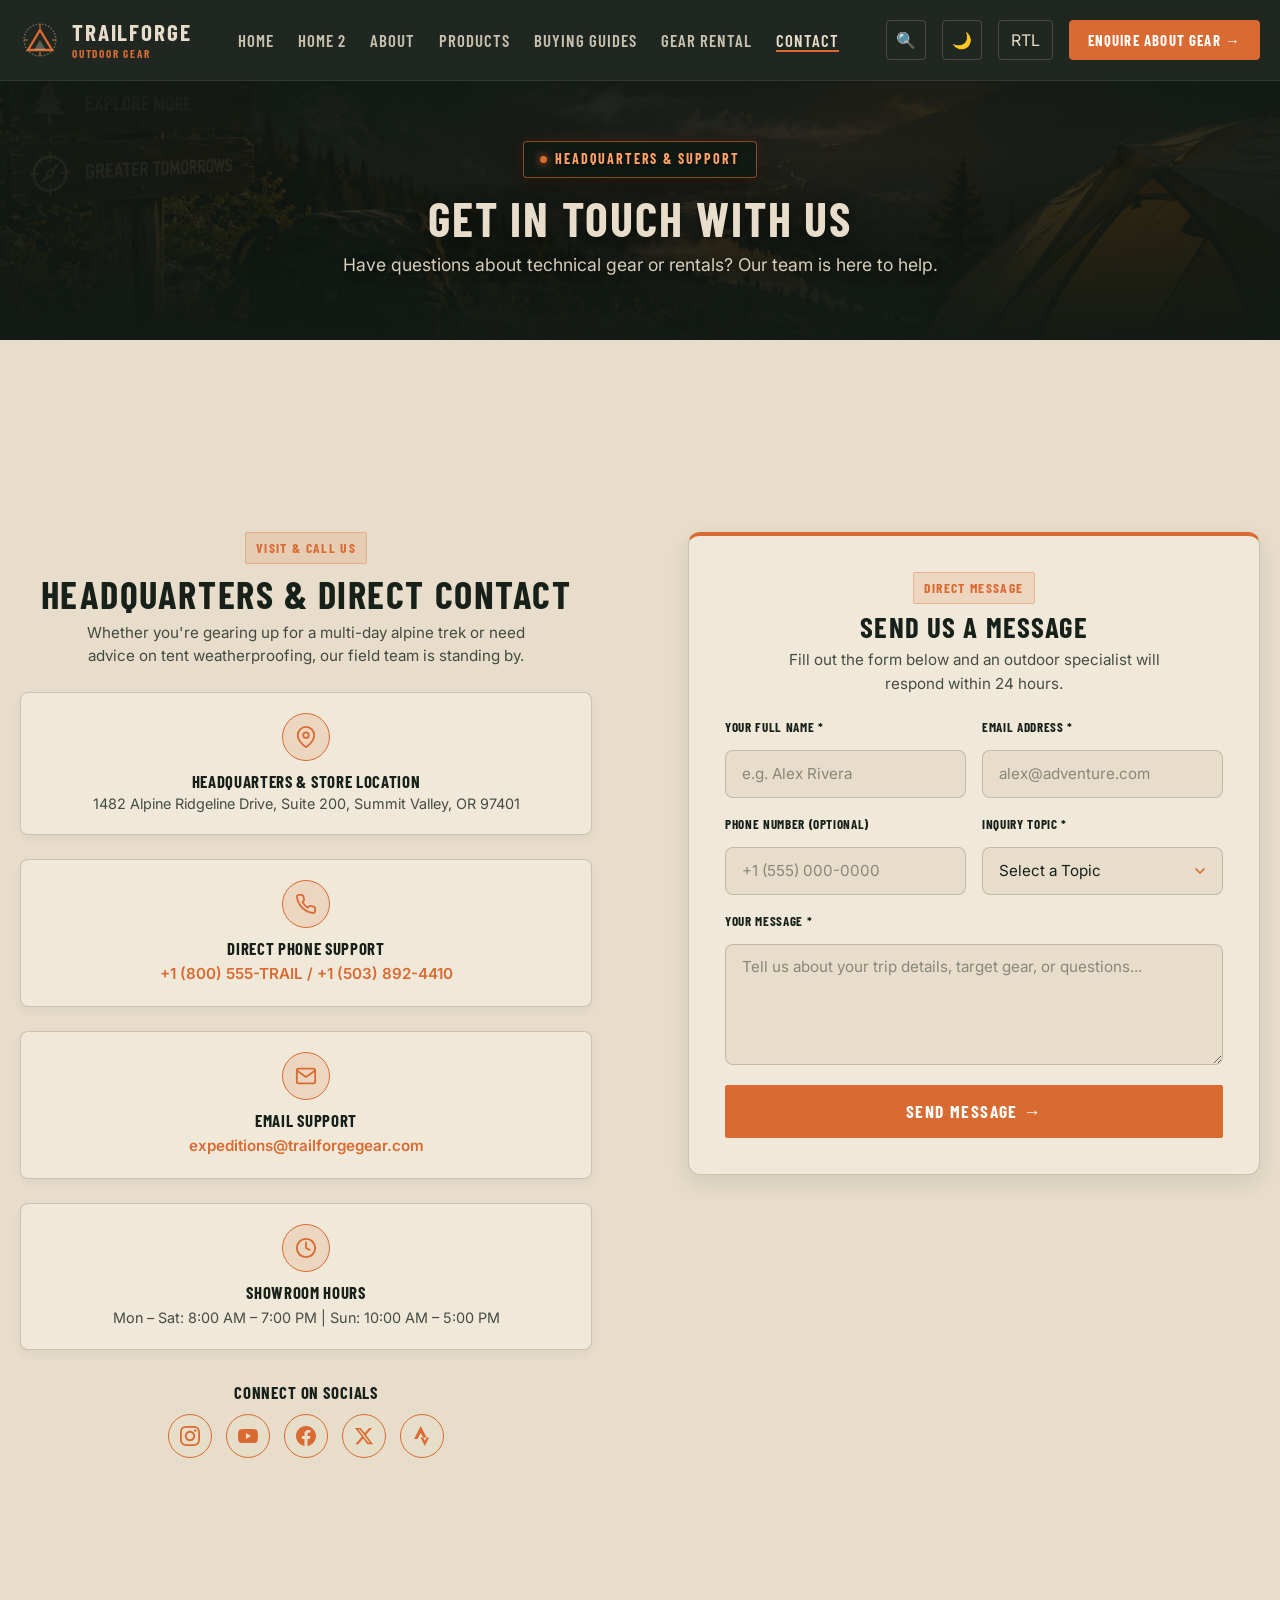
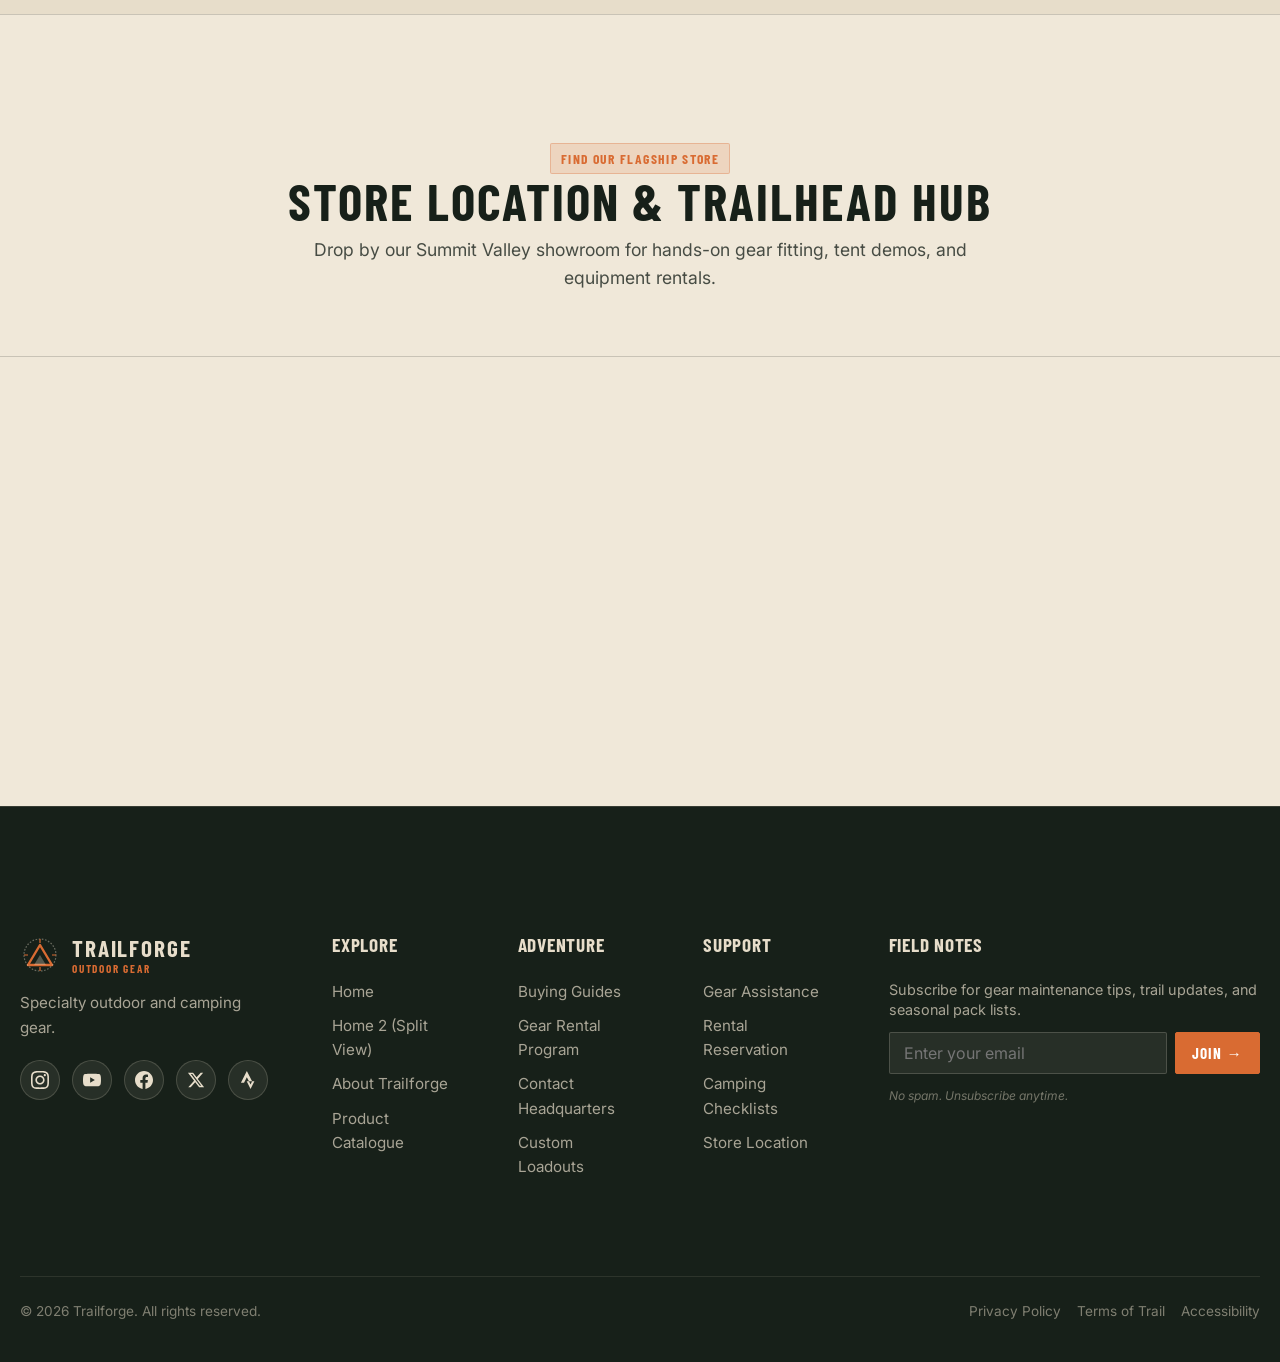
<file: contact.html>
<!DOCTYPE html>
<html lang="en" data-theme="light" dir="ltr">
<head>
  <meta charset="UTF-8">
  <meta name="viewport" content="width=device-width, initial-scale=1.0">
  <title>Contact Trailforge | Outdoor Gear</title>
  <meta name="description" content="Get in touch with Trailforge for gear advice, product questions, and rental enquiries.">
  <meta property="og:title" content="Contact Trailforge | Outdoor Gear">
  <meta property="og:description" content="Planning your next adventure? Tell us where you are headed.">
  <link rel="icon" type="image/svg+xml" href="assets/images/favicon.svg">
  <link rel="stylesheet" href="assets/css/style.css">
</head>
<body>

  <!-- NAVBAR -->
  <header class="navbar">
    <div class="container navbar-inner">
      <a href="index.html" class="brand-logo" aria-label="Trailforge Home">
        <svg class="brand-logo-icon" viewBox="0 0 100 100" fill="none"><path d="M20 75L50 25L80 75H20Z" stroke="#D96B32" stroke-width="6"/><path d="M35 75L50 50L65 75H35Z" fill="#E7DDCA" opacity="0.3"/><circle cx="50" cy="50" r="40" stroke="#E7DDCA" stroke-width="3" stroke-dasharray="4 4" opacity="0.4"/><path d="M50 10V20M50 80V90M10 50H20M80 50H90" stroke="#D96B32" stroke-width="3"/></svg>
        <div>
          <span class="brand-title">TRAILFORGE</span>
          <span class="brand-desc">OUTDOOR GEAR</span>
        </div>
      </a>
      <nav class="nav-menu" aria-label="Main Navigation">
        <a href="index.html" class="nav-link">Home</a>
        <a href="home-2.html" class="nav-link">Home 2</a>
        <a href="about.html" class="nav-link">About</a>
        <a href="products.html" class="nav-link">Products</a>
        <a href="guides.html" class="nav-link">Buying Guides</a>
        <a href="rental.html" class="nav-link">Gear Rental</a>
        <a href="contact.html" class="nav-link active">Contact</a>
      </nav>
      <div class="nav-actions">
        <button class="icon-btn search-toggle-btn desktop-only-action">🔍</button>
        <button class="icon-btn theme-toggle-btn desktop-only-action">🌙</button>
        <button class="icon-btn rtl-toggle-btn desktop-only-action">RTL</button>
        <button class="btn btn-primary btn-sm desktop-only-action open-enquiry-btn">ENQUIRE ABOUT GEAR →</button>
        <button class="hamburger-btn" id="hamburger-btn"><span></span><span></span><span></span></button>
      </div>
    </div>
  </header>

  <!-- MOBILE DRAWER -->
  <div class="mobile-drawer" id="mobile-drawer" aria-hidden="true">
    <div class="drawer-panel">
      <div>
        <div class="drawer-header">
          <a href="index.html" class="brand-logo" aria-label="Trailforge Home">
            <svg class="brand-logo-icon" viewBox="0 0 100 100" fill="none" xmlns="http://www.w3.org/2000/svg">
              <path d="M20 75L50 25L80 75H20Z" stroke="#D96B32" stroke-width="6" stroke-linejoin="round"/>
              <path d="M35 75L50 50L65 75H35Z" fill="#E7DDCA" opacity="0.3"/>
              <circle cx="50" cy="50" r="40" stroke="#E7DDCA" stroke-width="3" stroke-dasharray="4 4" opacity="0.4"/>
              <path d="M50 10V20M50 80V90M10 50H20M80 50H90" stroke="#D96B32" stroke-width="3"/>
            </svg>
            <div>
              <span class="brand-title">TRAILFORGE</span>
              <span class="brand-desc">OUTDOOR GEAR</span>
            </div>
          </a>
          <button class="modal-close-btn" id="drawer-close-btn">✕</button>
        </div>
        <nav class="drawer-nav">
          <a href="index.html" class="nav-link">Home</a>
          <a href="home-2.html" class="nav-link">Home 2</a>
          <a href="about.html" class="nav-link">About</a>
          <a href="products.html" class="nav-link">Products</a>
          <a href="guides.html" class="nav-link">Buying Guides</a>
          <a href="rental.html" class="nav-link">Gear Rental</a>
          <a href="contact.html" class="nav-link active">Contact</a>
        </nav>
      </div>
      <div class="drawer-controls">
        <div class="drawer-icon-actions">
          <button class="icon-btn search-toggle-btn" aria-label="Open Search">🔍</button>
          <button class="icon-btn theme-toggle-btn" aria-label="Toggle Light Dark Theme">
            <span class="theme-icon">🌙</span>
          </button>
          <button class="icon-btn rtl-toggle-btn" aria-label="Toggle LTR RTL">
            <span class="rtl-label" style="font-size: 0.75rem; font-weight: 700;">RTL</span>
          </button>
        </div>
        <button class="btn btn-primary open-enquiry-btn" style="width:100%;">ENQUIRE ABOUT GEAR →</button>
      </div>
    </div>
  </div>

  <main>
    <!-- ==========================================================================
         CONTACT — SECTION 01 — HERO
         ========================================================================== -->
    <section class="hero-sec" style="height: 260px; min-height: 260px; display: flex; align-items: center; justify-content: center; padding: 0;">
      <img src="assets/images/44.png" alt="Wilderness camp contact hero" class="hero-bg-img">
      <div class="hero-overlay"></div>
      <div class="container hero-content scroll-reveal" style="text-align:center; margin-inline:auto; padding:0;">
        <span class="badge" style="margin-bottom:8px;">HEADQUARTERS & SUPPORT</span>
        <h1 class="hero-title" style="font-size: clamp(2rem, 4vw, 3rem); margin-bottom:8px; line-height:1.1;">GET IN TOUCH WITH US</h1>
        <p class="hero-lead" style="margin-inline:auto; margin-bottom:0; font-size: clamp(0.95rem, 1.5vw, 1.1rem); max-width:620px;">Have questions about technical gear or rentals? Our team is here to help.</p>
      </div>
    </section>

    <!-- ==========================================================================
         CONTACT — SECTION 02 — ADDRESS DETAILS, SOCIALS & SEND MESSAGE FORM
         ========================================================================== -->
    <section class="section">
      <div class="container">
        <div style="display:grid; grid-template-columns: repeat(auto-fit, minmax(320px, 1fr)); gap: var(--space-2xl); align-items:start;" class="scroll-reveal">
          
          <!-- LEFT COLUMN: Contact Address & Details + Interactive Social Icons -->
          <div style="display:flex; flex-direction:column; gap: var(--space-md);">
            <div style="text-align:center;">
              <span class="badge" style="margin-bottom:10px; display:inline-block;">VISIT &amp; CALL US</span>
              <h2 class="section-title" style="font-size: clamp(1.8rem, 3vw, 2.4rem); margin-bottom: 8px;">HEADQUARTERS &amp; DIRECT CONTACT</h2>
              <p style="color:var(--text-secondary); font-size:0.95rem; line-height:1.5; margin:0 auto; max-width:480px;">
                Whether you're gearing up for a multi-day alpine trek or need advice on tent weatherproofing, our field team is standing by.
              </p>
            </div>

            <!-- Address Card -->
            <div style="background:var(--bg-surface); border:1px solid var(--border-color); padding:20px; border-radius:8px; display:flex; flex-direction:column; align-items:center; text-align:center; gap:12px; box-shadow:var(--shadow-sm);">
              <div style="width:48px; height:48px; border-radius:50%; background:rgba(217,107,50,0.15); border:1px solid var(--color-signal-orange); display:flex; align-items:center; justify-content:center; flex-shrink:0;">
                <svg width="22" height="22" viewBox="0 0 24 24" fill="none" stroke="#D96B32" stroke-width="2" stroke-linecap="round" stroke-linejoin="round"><path d="M21 10c0 7-9 13-9 13s-9-6-9-13a9 9 0 0 1 18 0z"></path><circle cx="12" cy="10" r="3"></circle></svg>
              </div>
              <div>
                <h3 style="font-size:1.05rem; margin-bottom:4px; font-family:var(--font-heading); color:var(--text-primary); text-transform:uppercase; letter-spacing:0.04em;">HEADQUARTERS &amp; STORE LOCATION</h3>
                <p style="color:var(--text-secondary); margin:0; line-height:1.4; font-size:0.9rem;">
                  1482 Alpine Ridgeline Drive, Suite 200, Summit Valley, OR 97401
                </p>
              </div>
            </div>

            <!-- Phone Card -->
            <div style="background:var(--bg-surface); border:1px solid var(--border-color); padding:20px; border-radius:8px; display:flex; flex-direction:column; align-items:center; text-align:center; gap:12px; box-shadow:var(--shadow-sm);">
              <div style="width:48px; height:48px; border-radius:50%; background:rgba(217,107,50,0.15); border:1px solid var(--color-signal-orange); display:flex; align-items:center; justify-content:center; flex-shrink:0;">
                <svg width="22" height="22" viewBox="0 0 24 24" fill="none" stroke="#D96B32" stroke-width="2" stroke-linecap="round" stroke-linejoin="round"><path d="M22 16.92v3a2 2 0 0 1-2.18 2 19.79 19.79 0 0 1-8.63-3.07 19.5 19.5 0 0 1-6-6 19.79 19.79 0 0 1-3.07-8.67A2 2 0 0 1 4.11 2h3a2 2 0 0 1 2 1.72 12.84 12.84 0 0 0 .7 2.81 2 2 0 0 1-.45 2.11L8.09 9.91a16 16 0 0 0 6 6l1.27-1.27a2 2 0 0 1 2.11-.45 12.84 12.84 0 0 0 2.81.7A2 2 0 0 1 22 16.92z"></path></svg>
              </div>
              <div>
                <h3 style="font-size:1.05rem; margin-bottom:4px; font-family:var(--font-heading); color:var(--text-primary); text-transform:uppercase; letter-spacing:0.04em;">DIRECT PHONE SUPPORT</h3>
                <p style="color:var(--color-signal-orange); font-weight:600; margin:0; font-size:0.95rem;">+1 (800) 555-TRAIL / +1 (503) 892-4410</p>
              </div>
            </div>

            <!-- Email Card -->
            <div style="background:var(--bg-surface); border:1px solid var(--border-color); padding:20px; border-radius:8px; display:flex; flex-direction:column; align-items:center; text-align:center; gap:12px; box-shadow:var(--shadow-sm);">
              <div style="width:48px; height:48px; border-radius:50%; background:rgba(217,107,50,0.15); border:1px solid var(--color-signal-orange); display:flex; align-items:center; justify-content:center; flex-shrink:0;">
                <svg width="22" height="22" viewBox="0 0 24 24" fill="none" stroke="#D96B32" stroke-width="2" stroke-linecap="round" stroke-linejoin="round"><path d="M4 4h16c1.1 0 2 .9 2 2v12c0 1.1-.9 2-2 2H4c-1.1 0-2-.9-2-2V6c0-1.1.9-2 2-2z"></path><polyline points="22,6 12,13 2,6"></polyline></svg>
              </div>
              <div>
                <h3 style="font-size:1.05rem; margin-bottom:4px; font-family:var(--font-heading); color:var(--text-primary); text-transform:uppercase; letter-spacing:0.04em;">EMAIL SUPPORT</h3>
                <p style="color:var(--color-signal-orange); font-weight:600; margin:0; font-size:0.95rem;">expeditions@trailforgegear.com</p>
              </div>
            </div>

            <!-- Showroom Hours Card -->
            <div style="background:var(--bg-surface); border:1px solid var(--border-color); padding:20px; border-radius:8px; display:flex; flex-direction:column; align-items:center; text-align:center; gap:12px; box-shadow:var(--shadow-sm);">
              <div style="width:48px; height:48px; border-radius:50%; background:rgba(217,107,50,0.15); border:1px solid var(--color-signal-orange); display:flex; align-items:center; justify-content:center; flex-shrink:0;">
                <svg width="22" height="22" viewBox="0 0 24 24" fill="none" stroke="#D96B32" stroke-width="2" stroke-linecap="round" stroke-linejoin="round"><circle cx="12" cy="12" r="10"></circle><polyline points="12 6 12 12 16 14"></polyline></svg>
              </div>
              <div>
                <h3 style="font-size:1.05rem; margin-bottom:4px; font-family:var(--font-heading); color:var(--text-primary); text-transform:uppercase; letter-spacing:0.04em;">SHOWROOM HOURS</h3>
                <p style="color:var(--text-secondary); margin:0; font-size:0.9rem;">Mon – Sat: 8:00 AM – 7:00 PM | Sun: 10:00 AM – 5:00 PM</p>
              </div>
            </div>

            <!-- Social Media Icons with Tooltips & High-Contrast Hover -->
            <div style="margin-top:10px; text-align:center; padding-bottom:28px;">
              <h4 style="font-family:var(--font-heading); font-size:1.05rem; letter-spacing:0.05em; margin-bottom:12px; color:var(--text-primary); text-transform:uppercase;">CONNECT ON SOCIALS</h4>
              <div style="display:flex; gap:14px; align-items:center; justify-content:center;">
                <a href="#" class="contact-social-btn" aria-label="Instagram">
                  <svg width="20" height="20" viewBox="0 0 24 24"><path d="M12 2.163c3.204 0 3.584.012 4.85.07 3.252.148 4.771 1.691 4.919 4.919.058 1.265.069 1.645.069 4.849 0 3.205-.012 3.584-.069 4.849-.149 3.225-1.664 4.771-4.919 4.919-1.266.058-1.644.07-4.85.07-3.204 0-3.584-.012-4.849-.07-3.26-.149-4.771-1.699-4.919-4.92-.058-1.265-.07-1.644-.07-4.849 0-3.204.013-3.583.07-4.849.149-3.227 1.664-4.771 4.919-4.919 1.266-.057 1.645-.069 4.849-.069zm0-2.163c-3.259 0-3.667.014-4.947.072-4.358.2-6.78 2.618-6.98 6.98-.059 1.281-.073 1.689-.073 4.948 0 3.259.014 3.668.072 4.948.2 4.358 2.618 6.78 6.98 6.98 1.281.058 1.689.072 4.948.072 3.259 0 3.668-.014 4.948-.072 4.354-.2 6.782-2.618 6.979-6.98.059-1.28.073-1.689.073-4.948 0-3.259-.014-3.667-.072-4.947-.196-4.354-2.617-6.78-6.979-6.98-1.281-.059-1.69-.073-4.949-.073zm0 5.838c-3.403 0-6.162 2.759-6.162 6.162s2.759 6.163 6.162 6.163 6.162-2.759 6.162-6.163c0-3.403-2.759-6.162-6.162-6.162zm0 10.162c-2.209 0-4-1.79-4-4 0-2.209 1.791-4 4-4s4 1.791 4 4c0 2.21-1.791 4-4 4zm6.406-11.845c-.796 0-1.441.645-1.441 1.44s.645 1.44 1.441 1.44c.795 0 1.439-.645 1.439-1.44s-.644-1.44-1.439-1.44z"/></svg>
                </a>
                <a href="#" class="contact-social-btn" aria-label="YouTube">
                  <svg width="20" height="20" viewBox="0 0 24 24"><path d="M23.498 6.186a3.016 3.016 0 0 0-2.122-2.136C19.505 3.545 12 3.545 12 3.545s-7.505 0-9.377.505A3.017 3.017 0 0 0 .502 6.186C0 8.07 0 12 0 12s0 3.93.502 5.814a3.016 3.016 0 0 0 2.122 2.136c1.871.505 9.376.505 9.376.505s7.505 0 9.377-.505a3.015 3.015 0 0 0 2.122-2.136C24 15.93 24 12 24 12s0-3.93-.502-5.814zM9.545 15.568V8.432L15.818 12l-6.273 3.568z"/></svg>
                </a>
                <a href="#" class="contact-social-btn" aria-label="Facebook">
                  <svg width="20" height="20" viewBox="0 0 24 24"><path d="M24 12.073c0-6.627-5.373-12-12-12s-12 5.373-12 12c0 5.99 4.388 10.954 10.125 11.854v-8.385H7.078v-3.47h3.047V9.43c0-3.007 1.792-4.669 4.533-4.669 1.312 0 2.686.235 2.686.235v2.953H15.83c-1.491 0-1.956.925-1.956 1.874v2.25h3.328l-.532 3.47h-2.796v8.385C19.612 23.027 24 18.062 24 12.073z"/></svg>
                </a>
                <a href="#" class="contact-social-btn" aria-label="X (Twitter)">
                  <svg width="20" height="20" viewBox="0 0 24 24"><path d="M18.244 2.25h3.308l-7.227 8.26 8.502 11.24H16.17l-5.214-6.817L4.99 21.75H1.68l7.73-8.835L1.254 2.25H8.08l4.713 6.231zm-1.161 17.52h1.833L7.084 4.126H5.117z"/></svg>
                </a>
                <a href="#" class="contact-social-btn" aria-label="Strava Trails">
                  <svg width="20" height="20" viewBox="0 0 24 24"><path d="M15.387 17.944l-2.089-4.116h-3.065L15.387 24l5.15-10.172h-3.066m-7.008-5.599l2.836 5.598h4.172L10.463 0l-7.92 15.598h4.173"/></svg>
                </a>
              </div>
            </div>
          </div>

          <!-- RIGHT COLUMN: Send Message Contact Form -->
          <div style="background:var(--bg-surface); padding:clamp(20px, 4vw, 36px); border:1px solid var(--border-color); border-top:4px solid var(--color-signal-orange); border-radius:12px; box-shadow:var(--shadow-md);">
            <div style="margin-bottom:20px; text-align:center;">
              <span class="badge" style="margin-bottom:8px; display:inline-block;">DIRECT MESSAGE</span>
              <h3 style="font-size:1.8rem; font-family:var(--font-heading); margin-bottom:6px; text-align:center;">SEND US A MESSAGE</h3>
              <p style="color:var(--text-secondary); font-size:0.95rem; margin:0 auto; max-width:420px; text-align:center;">Fill out the form below and an outdoor specialist will respond within 24 hours.</p>
            </div>

            <div id="contact-form-success" style="display:none; background: rgba(217,107,50,0.12); border:1px solid var(--color-signal-orange); padding:16px; border-radius:4px; margin-bottom:20px;">
              <h4 style="color:var(--color-signal-orange); margin:0 0 4px; font-size:1.1rem;">Message Sent Successfully!</h4>
              <p style="margin:0; font-size:0.9rem; color:var(--text-secondary);">Thank you for reaching out. A Trailforge specialist will follow up with you shortly.</p>
            </div>

            <form id="contact-main-form" onsubmit="event.preventDefault(); document.getElementById('contact-form-success').style.display='block'; this.reset();">
              <div style="display:grid; grid-template-columns: repeat(auto-fit, minmax(200px, 1fr)); gap:16px; margin-bottom:16px;">
                <div class="form-group" style="margin:0;">
                  <label class="form-label" for="contact-name">Your Full Name *</label>
                  <input type="text" id="contact-name" class="form-control" placeholder="e.g. Alex Rivera" required>
                </div>
                <div class="form-group" style="margin:0;">
                  <label class="form-label" for="contact-email">Email Address *</label>
                  <input type="email" id="contact-email" class="form-control" placeholder="alex@adventure.com" required>
                </div>
              </div>

              <div style="display:grid; grid-template-columns: repeat(auto-fit, minmax(200px, 1fr)); gap:16px; margin-bottom:16px;">
                <div class="form-group" style="margin:0;">
                  <label class="form-label" for="contact-phone">Phone Number (Optional)</label>
                  <input type="tel" id="contact-phone" class="form-control" placeholder="+1 (555) 000-0000">
                </div>
                <div class="form-group" style="margin:0;">
                  <label class="form-label" for="contact-topic">Inquiry Topic *</label>
                  <select id="contact-topic" class="form-control" required>
                    <option value="">Select a Topic</option>
                    <option value="Gear Recommendation">Gear Recommendation & Advice</option>
                    <option value="Rental Reservations">Gear Rental Program</option>
                    <option value="Product Availability">Product Sizing & Inventory</option>
                    <option value="Warranty & Repair">Warranty & Repair Request</option>
                    <option value="General Question">General Inquiry</option>
                  </select>
                </div>
              </div>

              <div class="form-group" style="margin-bottom:20px;">
                <label class="form-label" for="contact-message">Your Message *</label>
                <textarea id="contact-message" class="form-control" rows="5" placeholder="Tell us about your trip details, target gear, or questions..." required></textarea>
              </div>

              <button type="submit" class="btn btn-primary" style="width:100%; justify-content:center;">SEND MESSAGE →</button>
            </form>
          </div>

        </div>
      </div>
    </section>

    <!-- ==========================================================================
         CONTACT — SECTION 03 — FULL COLOR GOOGLE MAP (NO GREYSCALE)
         ========================================================================== -->
    <section class="section" style="background-color: var(--bg-surface); border-top: 1px solid var(--border-color); padding-bottom:0;">
      <div class="container" style="margin-bottom: var(--space-xl);">
        <div class="section-header scroll-reveal" style="text-align:center;">
          <span class="badge">FIND OUR FLAGSHIP STORE</span>
          <h2 class="section-title">STORE LOCATION & TRAILHEAD HUB</h2>
          <p class="section-subtitle">Drop by our Summit Valley showroom for hands-on gear fitting, tent demos, and equipment rentals.</p>
        </div>
      </div>

      <!-- FULL WIDTH COLOR GOOGLE MAP (NO GREYSCALE FILTER) -->
      <div class="map-container scroll-reveal" style="width:100%; height:450px; border-top:1px solid var(--border-color); position:relative; overflow:hidden;">
        <iframe 
          src="https://www.google.com/maps/embed?pb=!1m18!1m12!1m3!1d11624.4754701235!2d-121.3153!3d44.0582!2m3!1f0!2f0!3f0!3m2!1i1024!2i768!4f13.1!3m3!1m2!1s0x54b8c0ffa5d3d3a7%3A0x8898126e2e505298!2sBend%2C%20OR!5e0!3m2!1sen!2sus!4v1700000000000!5m2!1sen!2sus" 
          width="100%" 
          height="100%" 
          style="border:0; filter:none !important; opacity:1 !important; display:block;" 
          allowfullscreen="" 
          loading="lazy" 
          referrerpolicy="no-referrer-when-downgrade" 
          title="Trailforge Store Google Map Location">
        </iframe>
      </div>
    </section>
  </main>

  <footer class="footer">
    <div class="container">
      <div class="footer-grid">
        <!-- Col 1: Brand & Socials -->
        <div>
          <a href="index.html" class="brand-logo" aria-label="Trailforge Home" style="margin-bottom: 16px; display: inline-flex;">
            <svg class="brand-logo-icon" viewBox="0 0 100 100" fill="none" xmlns="http://www.w3.org/2000/svg">
              <path d="M20 75L50 25L80 75H20Z" stroke="#D96B32" stroke-width="6" stroke-linejoin="round"/>
              <path d="M35 75L50 50L65 75H35Z" fill="#E7DDCA" opacity="0.3"/>
              <circle cx="50" cy="50" r="40" stroke="#E7DDCA" stroke-width="3" stroke-dasharray="4 4" opacity="0.4"/>
              <path d="M50 10V20M50 80V90M10 50H20M80 50H90" stroke="#D96B32" stroke-width="3"/>
            </svg>
            <div>
              <span class="brand-title">TRAILFORGE</span>
              <span class="brand-desc">OUTDOOR GEAR</span>
            </div>
          </a>
          <p style="font-size:0.95rem; color:rgba(231,221,202,0.7);">Specialty outdoor and camping gear.</p>

          <!-- Social Links with Hover Effects -->
          <div class="footer-socials" aria-label="Social Media Links">
            <a href="#" class="footer-social-link" aria-label="Instagram">
              <svg viewBox="0 0 24 24"><path d="M12 2.163c3.204 0 3.584.012 4.85.07 3.252.148 4.771 1.691 4.919 4.919.058 1.265.069 1.645.069 4.849 0 3.205-.012 3.584-.069 4.849-.149 3.225-1.664 4.771-4.919 4.919-1.266.058-1.644.07-4.85.07-3.204 0-3.584-.012-4.849-.07-3.26-.149-4.771-1.699-4.919-4.92-.058-1.265-.07-1.644-.07-4.849 0-3.204.013-3.583.07-4.849.149-3.227 1.664-4.771 4.919-4.919 1.266-.057 1.645-.069 4.849-.069zm0-2.163c-3.259 0-3.667.014-4.947.072-4.358.2-6.78 2.618-6.98 6.98-.059 1.281-.073 1.689-.073 4.948 0 3.259.014 3.668.072 4.948.2 4.358 2.618 6.78 6.98 6.98 1.281.058 1.689.072 4.948.072 3.259 0 3.668-.014 4.948-.072 4.354-.2 6.782-2.618 6.979-6.98.059-1.28.073-1.689.073-4.948 0-3.259-.014-3.667-.072-4.947-.196-4.354-2.617-6.78-6.979-6.98-1.281-.059-1.69-.073-4.949-.073zm0 5.838c-3.403 0-6.162 2.759-6.162 6.162s2.759 6.163 6.162 6.163 6.162-2.759 6.162-6.163c0-3.403-2.759-6.162-6.162-6.162zm0 10.162c-2.209 0-4-1.79-4-4 0-2.209 1.791-4 4-4s4 1.791 4 4c0 2.21-1.791 4-4 4zm6.406-11.845c-.796 0-1.441.645-1.441 1.44s.645 1.44 1.441 1.44c.795 0 1.439-.645 1.439-1.44s-.644-1.44-1.439-1.44z"/></svg>
            </a>
            <a href="#" class="footer-social-link" aria-label="YouTube">
              <svg viewBox="0 0 24 24"><path d="M23.498 6.186a3.016 3.016 0 0 0-2.122-2.136C19.505 3.545 12 3.545 12 3.545s-7.505 0-9.377.505A3.017 3.017 0 0 0 .502 6.186C0 8.07 0 12 0 12s0 3.93.502 5.814a3.016 3.016 0 0 0 2.122 2.136c1.871.505 9.376.505 9.376.505s7.505 0 9.377-.505a3.015 3.015 0 0 0 2.122-2.136C24 15.93 24 12 24 12s0-3.93-.502-5.814zM9.545 15.568V8.432L15.818 12l-6.273 3.568z"/></svg>
            </a>
            <a href="#" class="footer-social-link" aria-label="Facebook">
              <svg viewBox="0 0 24 24"><path d="M24 12.073c0-6.627-5.373-12-12-12s-12 5.373-12 12c0 5.99 4.388 10.954 10.125 11.854v-8.385H7.078v-3.47h3.047V9.43c0-3.007 1.792-4.669 4.533-4.669 1.312 0 2.686.235 2.686.235v2.953H15.83c-1.491 0-1.956.925-1.956 1.874v2.25h3.328l-.532 3.47h-2.796v8.385C19.612 23.027 24 18.062 24 12.073z"/></svg>
            </a>
            <a href="#" class="footer-social-link" aria-label="X (Twitter)">
              <svg viewBox="0 0 24 24"><path d="M18.244 2.25h3.308l-7.227 8.26 8.502 11.24H16.17l-5.214-6.817L4.99 21.75H1.68l7.73-8.835L1.254 2.25H8.08l4.713 6.231zm-1.161 17.52h1.833L7.084 4.126H5.117z"/></svg>
            </a>
            <a href="#" class="footer-social-link" aria-label="Strava Trails">
              <svg viewBox="0 0 24 24"><path d="M15.387 17.944l-2.089-4.116h-3.065L15.387 24l5.15-10.172h-3.066m-7.008-5.599l2.836 5.598h4.172L10.463 0l-7.92 15.598h4.173"/></svg>
            </a>
          </div>


        </div>

        <!-- Col 2: Navigation Links -->
        <div>
          <h4 class="footer-col-title">EXPLORE</h4>
          <div class="footer-links">
            <a href="index.html">Home</a>
            <a href="home-2.html">Home 2 (Split View)</a>
            <a href="about.html">About Trailforge</a>
            <a href="products.html">Product Catalogue</a>
          </div>
        </div>

        <!-- Col 3: Adventure Links -->
        <div>
          <h4 class="footer-col-title">ADVENTURE</h4>
          <div class="footer-links">
            <a href="guides.html">Buying Guides</a>
            <a href="rental.html">Gear Rental Program</a>
            <a href="contact.html">Contact Headquarters</a>
            <a href="#" class="open-enquiry-btn">Custom Loadouts</a>
          </div>
        </div>

        <!-- Col 4: Support Links -->
        <div>
          <h4 class="footer-col-title">SUPPORT</h4>
          <div class="footer-links">
            <a href="#" class="open-enquiry-btn">Gear Assistance</a>
            <a href="rental.html">Rental Reservation</a>
            <a href="guides.html">Camping Checklists</a>
            <a href="contact.html">Store Location</a>
          </div>
        </div>

        <!-- Col 5: Field Notes Newsletter -->
        <div>
          <h4 class="footer-col-title">FIELD NOTES</h4>
          <p style="font-size:0.9rem; color:rgba(231,221,202,0.7); margin-bottom:12px; line-height:1.4;">
            Subscribe for gear maintenance tips, trail updates, and seasonal pack lists.
          </p>
          <div class="newsletter-box">
            <div class="newsletter-input-wrap">
              <input type="email" placeholder="Enter your email" class="newsletter-input" aria-label="Email Address">
              <button class="btn btn-primary btn-sm" onclick="alert('Subscribed to Trailforge Field Notes!');">JOIN →</button>
            </div>
            <em style="font-size:0.75rem; color:rgba(231,221,202,0.45); display:block;">No spam. Unsubscribe anytime.</em>
          </div>
        </div>
      </div>

      <div class="footer-bottom">
        <div>© 2026 Trailforge. All rights reserved.</div>
        <div style="display:flex; gap:16px;">
          <a href="#">Privacy Policy</a>
          <a href="#">Terms of Trail</a>
          <a href="#">Accessibility</a>
        </div>
      </div>
    </div>
  </footer>

  <!-- GLOBAL ENQUIRY POPUP MODAL -->
  <div class="modal-overlay" id="enquiry-modal" aria-hidden="true">
    <div class="modal-panel">
      <button class="modal-close-btn" id="enquiry-close-btn" aria-label="Close Modal">✕</button>
      
      <div id="enquiry-form-container">
        <span class="badge" style="margin-bottom:4px;">TRAILFORGE ASSISTANCE</span>
        <h2 style="font-size:1.75rem; margin-bottom:12px;">LET'S TALK GEAR</h2>
        
        <div id="enquiry-success" style="display:none; background: var(--accent-alpha); border:1px solid var(--color-signal-orange); padding: 14px; text-align:center; margin-bottom:12px;">
          <h3 style="color:var(--color-signal-orange); font-size:1.4rem; margin-bottom:4px;">ENQUIRY RECEIVED</h3>
          <p style="margin:0; font-size:0.9rem;">Thanks — your enquiry has been prepared for the Trailforge team.</p>
        </div>

        <form id="enquiry-form">
          <div class="form-grid">
            <div class="form-group">
              <label class="form-label" for="enquiry-name">Full Name *</label>
              <input type="text" id="enquiry-name" class="form-control" required placeholder="Alex Mercer">
            </div>
            <div class="form-group">
              <label class="form-label" for="enquiry-email">Email Address *</label>
              <input type="email" id="enquiry-email" class="form-control" required placeholder="alex@example.com">
            </div>
          </div>

          <div class="form-grid">
            <div class="form-group">
              <label class="form-label" for="enquiry-phone">Phone Number</label>
              <input type="tel" id="enquiry-phone" class="form-control" placeholder="+1 (555) 000-0000">
            </div>
            <div class="form-group">
              <label class="form-label" for="enquiry-type">Enquiry Type</label>
              <select id="enquiry-type" class="form-control">
                <option value="Product Question">Product Question</option>
                <option value="Gear Recommendation">Gear Recommendation</option>
                <option value="Rental Enquiry">Rental Enquiry</option>
                <option value="Buying Guide Help">Buying Guide Help</option>
                <option value="General Enquiry">General Enquiry</option>
              </select>
            </div>
          </div>

          <div class="form-grid">
            <div class="form-group">
              <label class="form-label" for="enquiry-product">Product / Gear Selected</label>
              <input type="text" id="enquiry-product" class="form-control" placeholder="Specific gear or leave blank">
            </div>
            <div class="form-group">
              <label class="form-label" for="enquiry-date">Preferred Trip Date</label>
              <input type="date" id="enquiry-date" class="form-control">
            </div>
          </div>

          <div class="form-grid">
            <div class="form-group">
              <label class="form-label" for="enquiry-trip">Trip Type</label>
              <select id="enquiry-trip" class="form-control">
                <option value="Weekend Camping">Weekend Camping</option>
                <option value="Backpacking">Backpacking</option>
                <option value="Hiking">Hiking</option>
                <option value="Family Camping">Family Camping</option>
                <option value="Road Trip">Road Trip</option>
                <option value="Other">Other</option>
              </select>
            </div>
            <div class="form-group">
              <label class="form-label" for="enquiry-people">Number of People</label>
              <select id="enquiry-people" class="form-control">
                <option value="1">1 Person</option>
                <option value="2">2 People</option>
                <option value="3-4">3–4 People</option>
                <option value="5+">5+ People</option>
              </select>
            </div>
          </div>

          <div class="form-group">
            <label class="form-label" for="enquiry-message">Message *</label>
            <textarea id="enquiry-message" class="form-control" rows="2" required placeholder="Tell us about your upcoming trip or gear questions..."></textarea>
          </div>

          <div class="modal-actions">
            <button type="button" class="btn btn-outline" onclick="document.getElementById('enquiry-modal').classList.remove('open');">Maybe Later</button>
            <button type="submit" class="btn btn-primary">SEND ENQUIRY →</button>
          </div>
        </form>
      </div>
    </div>
  </div>

  <div class="modal-overlay" id="search-modal" aria-hidden="true">
    <div class="modal-panel" style="max-width: 600px;">
      <button class="modal-close-btn" id="search-close-btn">✕</button>
      <h3 style="font-size:1.8rem; margin-bottom:16px;">FIND GEAR OR INFORMATION</h3>
      <input type="text" id="search-input" class="form-control" placeholder="Search products or guides...">
      <div id="search-results" style="margin-top: 16px;"><p class="text-muted">Type to search...</p></div>
    </div>
  </div>

  <script src="assets/js/main.js"></script>
</body>
</html>
</file>
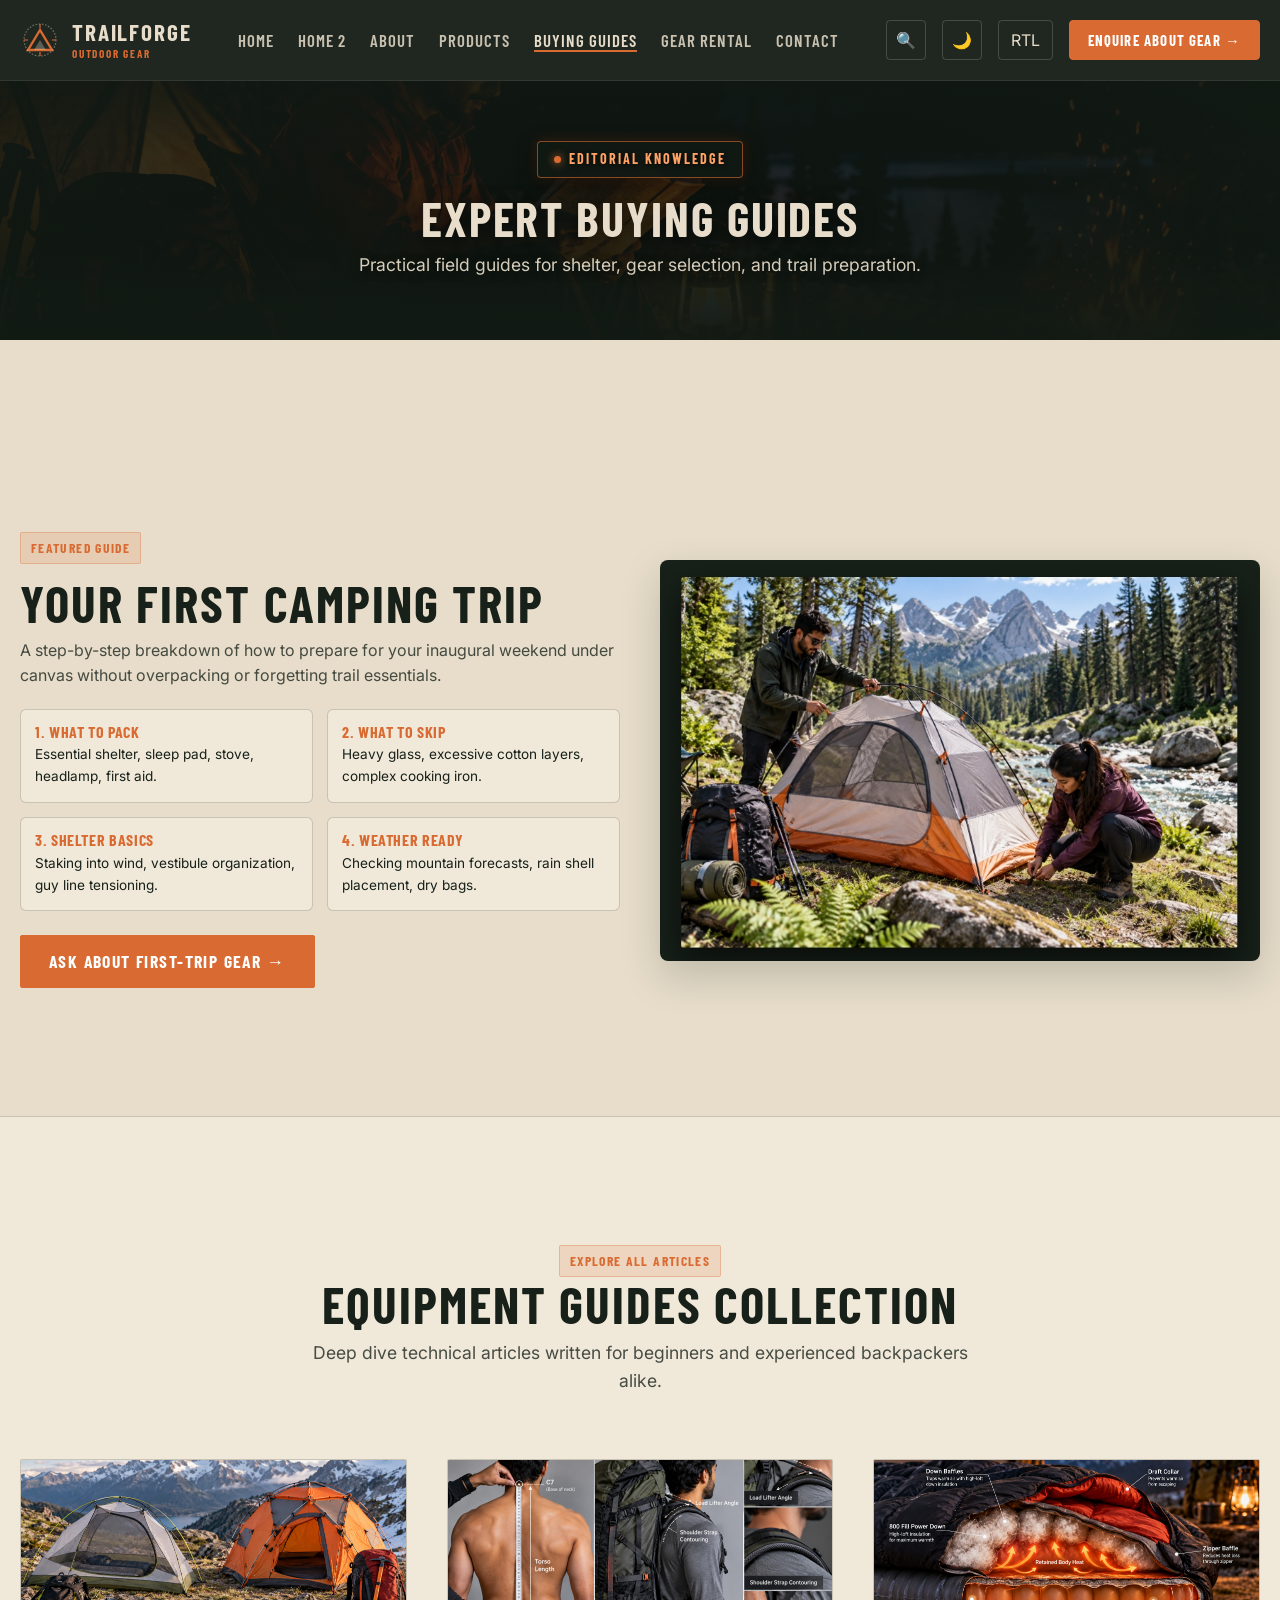
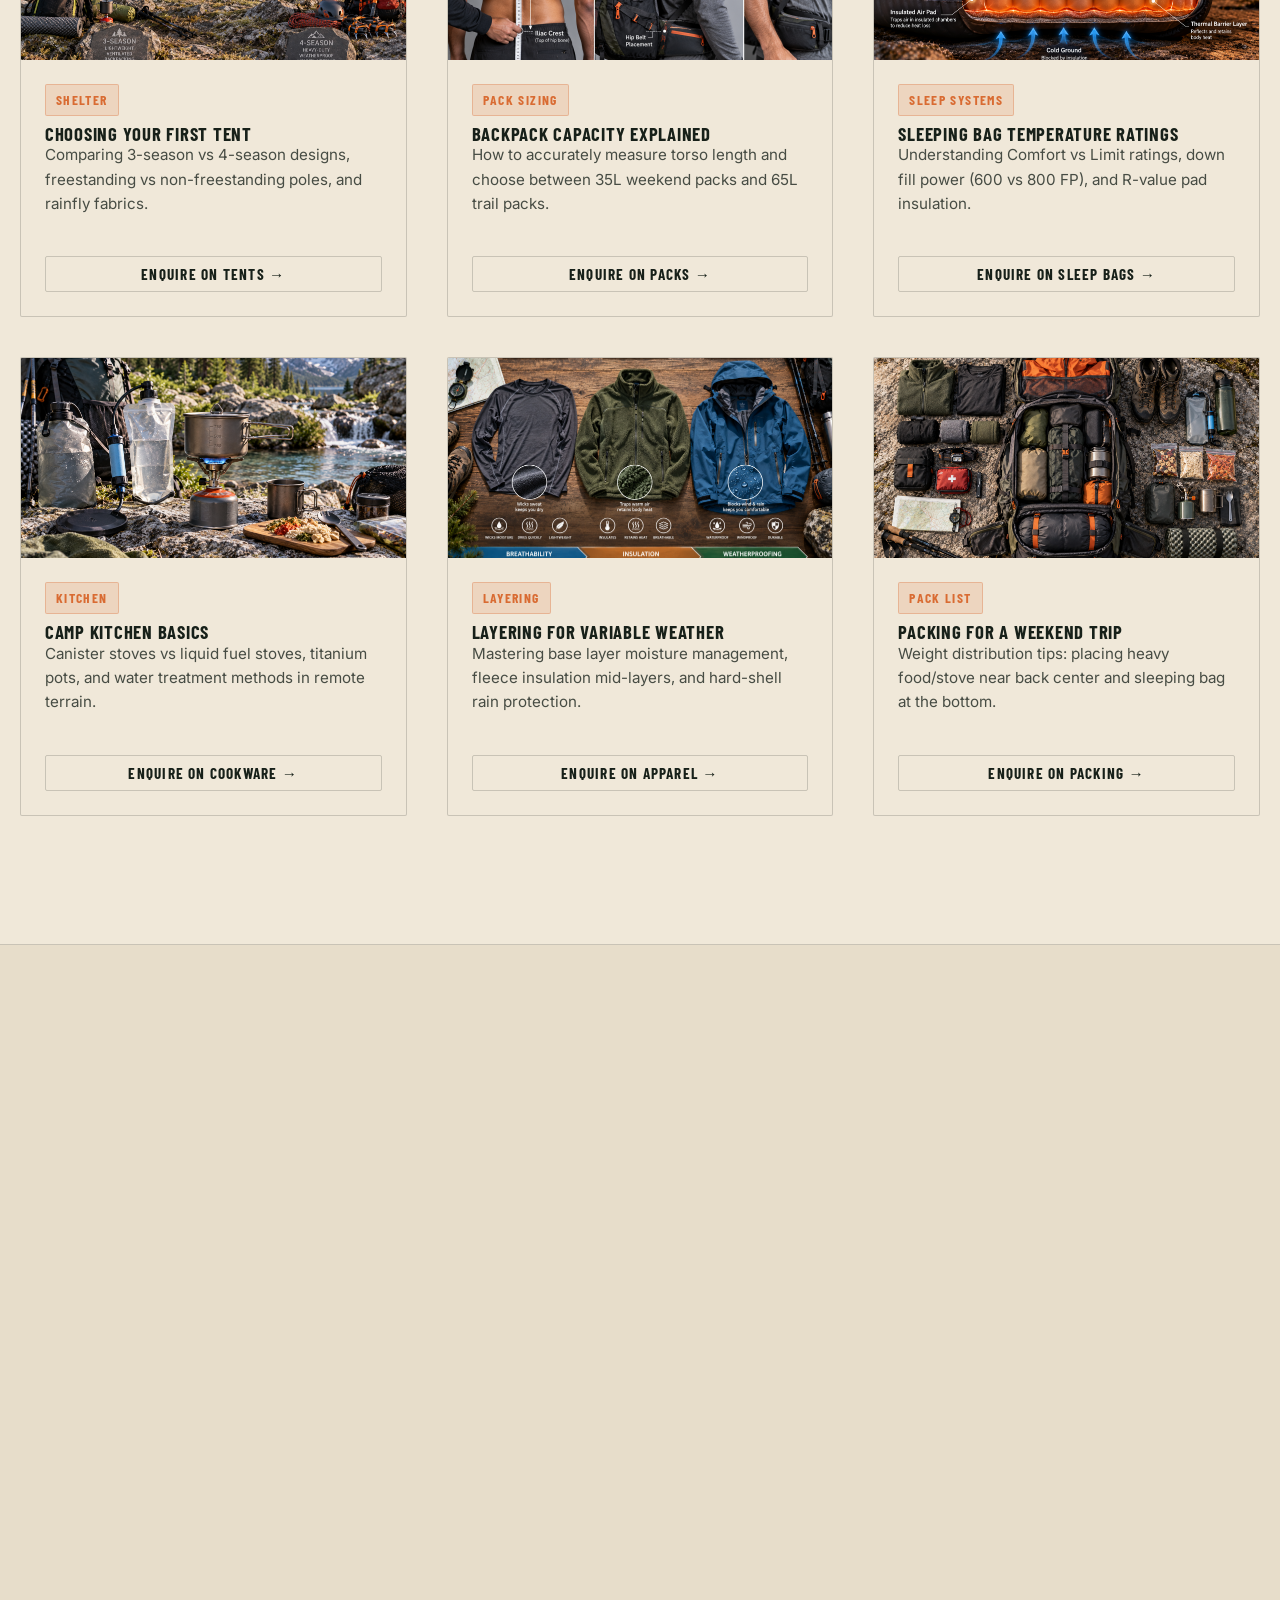
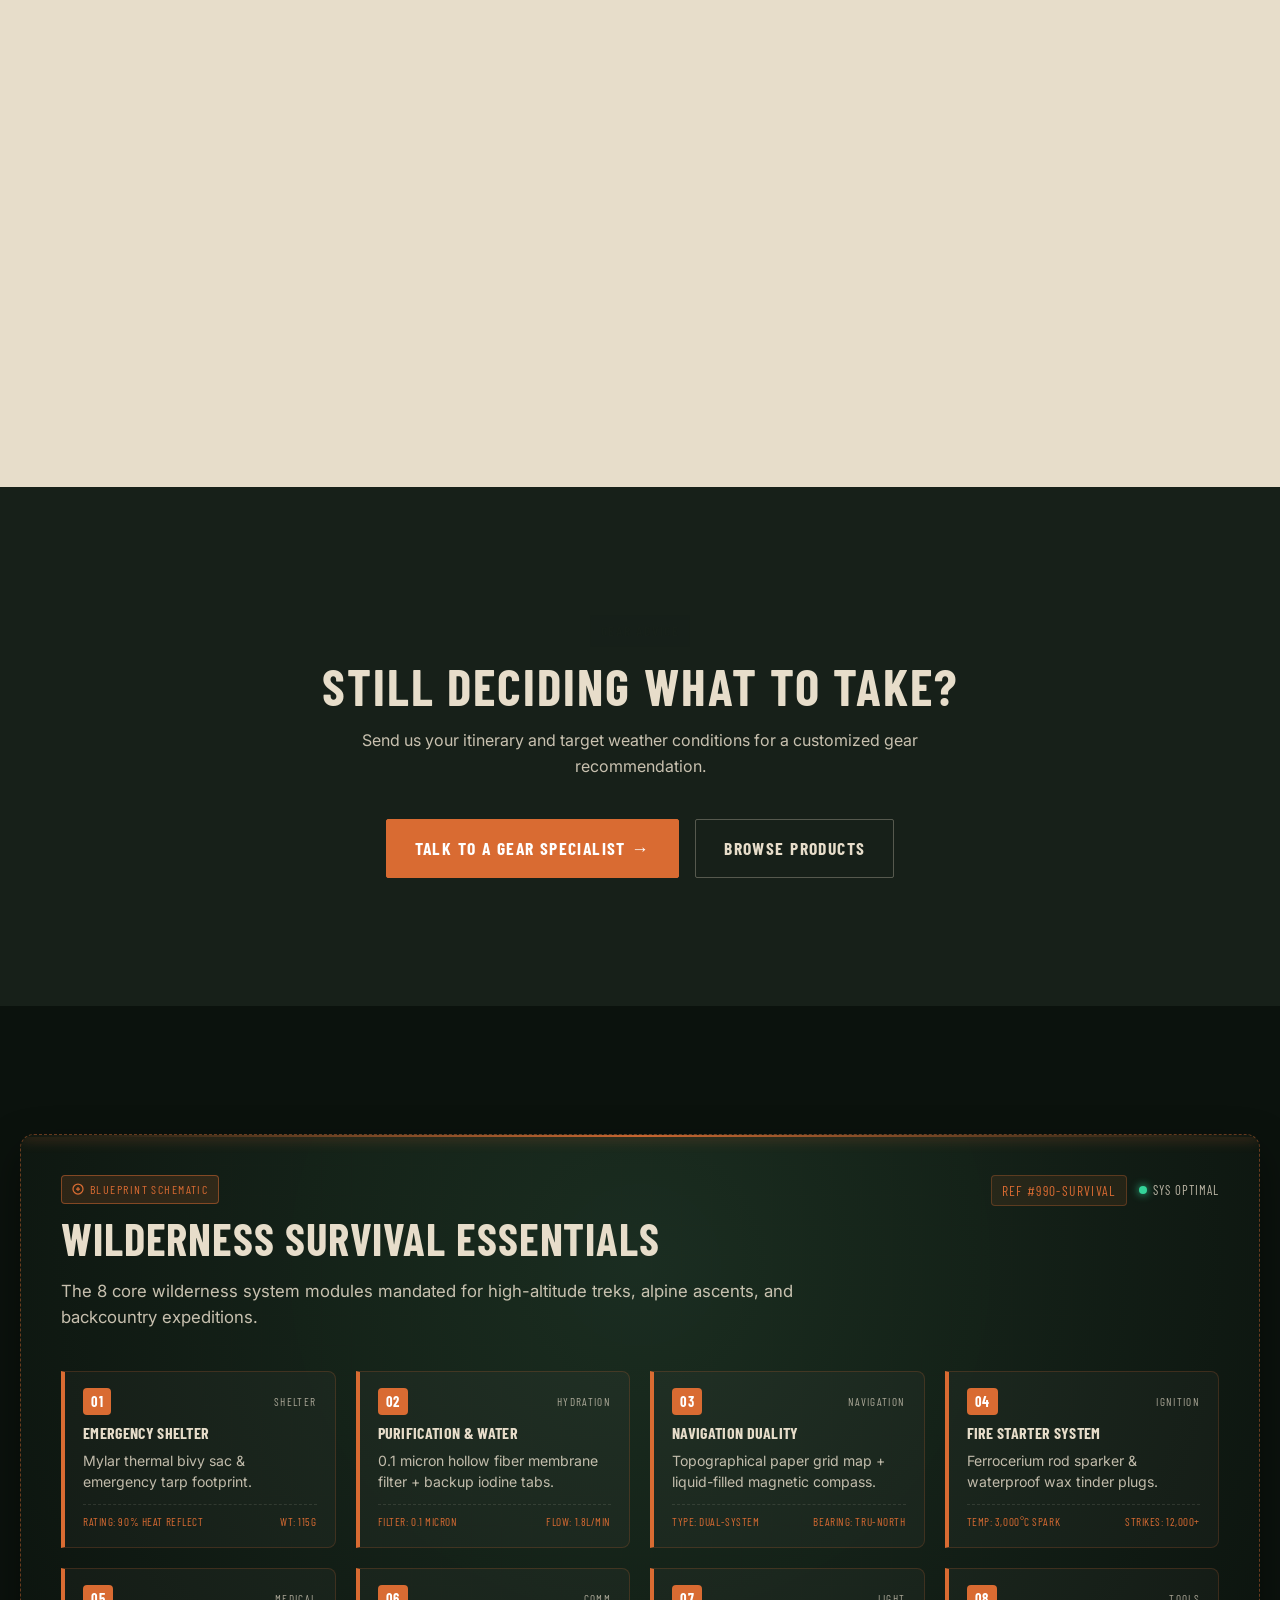
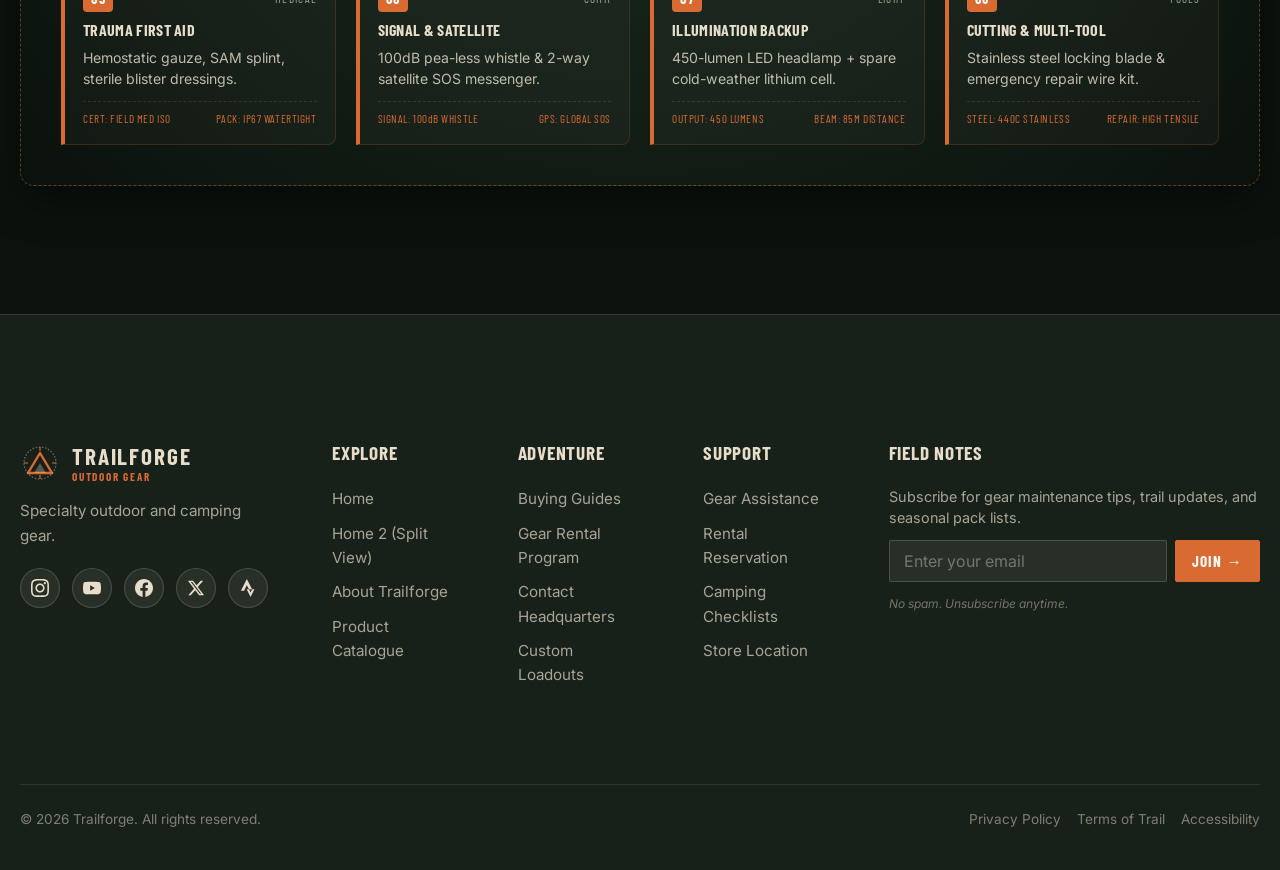
<file: guides.html>
<!DOCTYPE html>
<html lang="en" data-theme="light" dir="ltr">
<head>
  <meta charset="UTF-8">
  <meta name="viewport" content="width=device-width, initial-scale=1.0">
  <title>Outdoor Gear Buying Guides | Trailforge</title>
  <meta name="description" content="Editorial outdoor guides on choosing tents, sleeping bags, backpack sizing, and camping pack lists.">
  <meta property="og:title" content="Outdoor Gear Buying Guides | Trailforge">
  <meta property="og:description" content="Better gear choices start with better information. Field advice for trail readiness.">
  <link rel="icon" type="image/svg+xml" href="assets/images/favicon.svg">
  <link rel="stylesheet" href="assets/css/style.css">
</head>
<body>

  <!-- NAVBAR -->
  <header class="navbar">
    <div class="container navbar-inner">
      <a href="index.html" class="brand-logo" aria-label="Trailforge Home">
        <svg class="brand-logo-icon" viewBox="0 0 100 100" fill="none"><path d="M20 75L50 25L80 75H20Z" stroke="#D96B32" stroke-width="6"/><path d="M35 75L50 50L65 75H35Z" fill="#E7DDCA" opacity="0.3"/><circle cx="50" cy="50" r="40" stroke="#E7DDCA" stroke-width="3" stroke-dasharray="4 4" opacity="0.4"/><path d="M50 10V20M50 80V90M10 50H20M80 50H90" stroke="#D96B32" stroke-width="3"/></svg>
        <div>
          <span class="brand-title">TRAILFORGE</span>
          <span class="brand-desc">OUTDOOR GEAR</span>
        </div>
      </a>
      <nav class="nav-menu" aria-label="Main Navigation">
        <a href="index.html" class="nav-link">Home</a>
        <a href="home-2.html" class="nav-link">Home 2</a>
        <a href="about.html" class="nav-link">About</a>
        <a href="products.html" class="nav-link">Products</a>
        <a href="guides.html" class="nav-link active">Buying Guides</a>
        <a href="rental.html" class="nav-link">Gear Rental</a>
        <a href="contact.html" class="nav-link">Contact</a>
      </nav>
      <div class="nav-actions">
        <button class="icon-btn search-toggle-btn desktop-only-action">🔍</button>
        <button class="icon-btn theme-toggle-btn desktop-only-action">🌙</button>
        <button class="icon-btn rtl-toggle-btn desktop-only-action">RTL</button>
        <button class="btn btn-primary btn-sm desktop-only-action open-enquiry-btn">ENQUIRE ABOUT GEAR →</button>
        <button class="hamburger-btn" id="hamburger-btn"><span></span><span></span><span></span></button>
      </div>
    </div>
  </header>

  <!-- MOBILE DRAWER -->
  <div class="mobile-drawer" id="mobile-drawer" aria-hidden="true">
    <div class="drawer-panel">
      <div>
        <div class="drawer-header">
          <a href="index.html" class="brand-logo" aria-label="Trailforge Home">
            <svg class="brand-logo-icon" viewBox="0 0 100 100" fill="none" xmlns="http://www.w3.org/2000/svg">
              <path d="M20 75L50 25L80 75H20Z" stroke="#D96B32" stroke-width="6" stroke-linejoin="round"/>
              <path d="M35 75L50 50L65 75H35Z" fill="#E7DDCA" opacity="0.3"/>
              <circle cx="50" cy="50" r="40" stroke="#E7DDCA" stroke-width="3" stroke-dasharray="4 4" opacity="0.4"/>
              <path d="M50 10V20M50 80V90M10 50H20M80 50H90" stroke="#D96B32" stroke-width="3"/>
            </svg>
            <div>
              <span class="brand-title">TRAILFORGE</span>
              <span class="brand-desc">OUTDOOR GEAR</span>
            </div>
          </a>
          <button class="modal-close-btn" id="drawer-close-btn">✕</button>
        </div>
        <nav class="drawer-nav">
          <a href="index.html" class="nav-link">Home</a>
          <a href="home-2.html" class="nav-link">Home 2</a>
          <a href="about.html" class="nav-link">About</a>
          <a href="products.html" class="nav-link">Products</a>
          <a href="guides.html" class="nav-link active">Buying Guides</a>
          <a href="rental.html" class="nav-link">Gear Rental</a>
          <a href="contact.html" class="nav-link">Contact</a>
        </nav>
      </div>
      <div class="drawer-controls">
        <div class="drawer-icon-actions">
          <button class="icon-btn search-toggle-btn" aria-label="Open Search">🔍</button>
          <button class="icon-btn theme-toggle-btn" aria-label="Toggle Light Dark Theme">
            <span class="theme-icon">🌙</span>
          </button>
          <button class="icon-btn rtl-toggle-btn" aria-label="Toggle LTR RTL">
            <span class="rtl-label" style="font-size: 0.75rem; font-weight: 700;">RTL</span>
          </button>
        </div>
        <button class="btn btn-primary open-enquiry-btn" style="width:100%;">ENQUIRE ABOUT GEAR →</button>
      </div>
    </div>
  </div>

  <main>
    <!-- ==========================================================================
         GUIDES — SECTION 01 — HERO
         ========================================================================== -->
    <section class="hero-sec" style="height: 260px; min-height: 260px; display: flex; align-items: center; justify-content: center; padding: 0;">
      <img src="assets/images/31.png" alt="Buying guide hero" class="hero-bg-img">
      <div class="hero-overlay"></div>
      <div class="container hero-content scroll-reveal" style="text-align:center; margin-inline:auto; padding:0;">
        <span class="badge" style="margin-bottom:8px;">EDITORIAL KNOWLEDGE</span>
        <h1 class="hero-title" style="font-size: clamp(2rem, 4vw, 3rem); margin-bottom:8px; line-height:1.1;">EXPERT BUYING GUIDES</h1>
        <p class="hero-lead" style="margin-inline:auto; margin-bottom:0; font-size: clamp(0.95rem, 1.5vw, 1.1rem); max-width:620px;">Practical field guides for shelter, gear selection, and trail preparation.</p>
      </div>
    </section>

    <!-- ==========================================================================
         GUIDES — SECTION 02 — FEATURED GUIDE
         ========================================================================== -->
    <section class="section">
      <div class="container">
        <div class="grid grid-2 scroll-reveal" style="align-items:center; gap: var(--space-lg);">
          <div class="featured-guide-content">
            <span class="badge" style="margin-bottom:12px;">FEATURED GUIDE</span>
            <h2 class="section-title" style="text-align: start; margin-inline: 0;">YOUR FIRST CAMPING TRIP</h2>
            <p style="color:var(--text-secondary); margin-bottom: 20px;">
              A step-by-step breakdown of how to prepare for your inaugural weekend under canvas without overpacking or forgetting trail essentials.
            </p>

            <div class="grid grid-2" style="gap:14px; margin-bottom:24px;">
              <div style="background:var(--bg-surface); padding:14px; border:1px solid var(--border-color); border-radius:6px;">
                <h4 style="color:var(--color-signal-orange); margin-bottom:4px;">1. WHAT TO PACK</h4>
                <p style="font-size:0.85rem; margin:0;">Essential shelter, sleep pad, stove, headlamp, first aid.</p>
              </div>
              <div style="background:var(--bg-surface); padding:14px; border:1px solid var(--border-color); border-radius:6px;">
                <h4 style="color:var(--color-signal-orange); margin-bottom:4px;">2. WHAT TO SKIP</h4>
                <p style="font-size:0.85rem; margin:0;">Heavy glass, excessive cotton layers, complex cooking iron.</p>
              </div>
              <div style="background:var(--bg-surface); padding:14px; border:1px solid var(--border-color); border-radius:6px;">
                <h4 style="color:var(--color-signal-orange); margin-bottom:4px;">3. SHELTER BASICS</h4>
                <p style="font-size:0.85rem; margin:0;">Staking into wind, vestibule organization, guy line tensioning.</p>
              </div>
              <div style="background:var(--bg-surface); padding:14px; border:1px solid var(--border-color); border-radius:6px;">
                <h4 style="color:var(--color-signal-orange); margin-bottom:4px;">4. WEATHER READY</h4>
                <p style="font-size:0.85rem; margin:0;">Checking mountain forecasts, rain shell placement, dry bags.</p>
              </div>
            </div>

            <button class="btn btn-primary open-enquiry-btn">ASK ABOUT FIRST-TRIP GEAR →</button>
          </div>

          <div>
            <img src="assets/images/32.png" alt="First camping trip tent setup" style="width:100%; height:auto; display:block; border-radius:8px; box-shadow:var(--shadow-lg);">
          </div>
        </div>
      </div>
    </section>

    <!-- ==========================================================================
         GUIDES — SECTION 03 — GUIDE COLLECTION MAGAZINE GRID
         ========================================================================== -->
    <section class="section" style="background-color: var(--bg-surface); border-block: 1px solid var(--border-color);">
      <div class="container">
        <div class="section-header scroll-reveal">
          <span class="badge">EXPLORE ALL ARTICLES</span>
          <h2 class="section-title">EQUIPMENT GUIDES COLLECTION</h2>
          <p class="section-subtitle">Deep dive technical articles written for beginners and experienced backpackers alike.</p>
        </div>

        <div class="products-grid scroll-reveal">
          <div class="product-card">
            <img src="assets/images/33.png" alt="Tent selection guide" style="height:200px; object-fit:cover;">
            <div class="product-info">
              <span class="badge" style="width:fit-content; margin-bottom:8px;">SHELTER</span>
              <h3>Choosing Your First Tent</h3>
              <p>Comparing 3-season vs 4-season designs, freestanding vs non-freestanding poles, and rainfly fabrics.</p>
              <button class="btn btn-outline btn-sm open-enquiry-btn" style="margin-top:16px;">ENQUIRE ON TENTS →</button>
            </div>
          </div>

          <div class="product-card">
            <img src="assets/images/34.png" alt="Backpack sizing guide" style="height:200px; object-fit:cover;">
            <div class="product-info">
              <span class="badge" style="width:fit-content; margin-bottom:8px;">PACK SIZING</span>
              <h3>Backpack Capacity Explained</h3>
              <p>How to accurately measure torso length and choose between 35L weekend packs and 65L trail packs.</p>
              <button class="btn btn-outline btn-sm open-enquiry-btn" style="margin-top:16px;">ENQUIRE ON PACKS →</button>
            </div>
          </div>

          <div class="product-card">
            <img src="assets/images/35.png" alt="Sleeping bag guide" style="height:200px; object-fit:cover;">
            <div class="product-info">
              <span class="badge" style="width:fit-content; margin-bottom:8px;">SLEEP SYSTEMS</span>
              <h3>Sleeping Bag Temperature Ratings</h3>
              <p>Understanding Comfort vs Limit ratings, down fill power (600 vs 800 FP), and R-value pad insulation.</p>
              <button class="btn btn-outline btn-sm open-enquiry-btn" style="margin-top:16px;">ENQUIRE ON SLEEP BAGS →</button>
            </div>
          </div>

          <div class="product-card">
            <img src="assets/images/36.png" alt="Camp kitchen guide" style="height:200px; object-fit:cover;">
            <div class="product-info">
              <span class="badge" style="width:fit-content; margin-bottom:8px;">KITCHEN</span>
              <h3>Camp Kitchen Basics</h3>
              <p>Canister stoves vs liquid fuel stoves, titanium pots, and water treatment methods in remote terrain.</p>
              <button class="btn btn-outline btn-sm open-enquiry-btn" style="margin-top:16px;">ENQUIRE ON COOKWARE →</button>
            </div>
          </div>

          <div class="product-card">
            <img src="assets/images/37.png" alt="Apparel layering guide" style="height:200px; object-fit:cover;">
            <div class="product-info">
              <span class="badge" style="width:fit-content; margin-bottom:8px;">LAYERING</span>
              <h3>Layering for Variable Weather</h3>
              <p>Mastering base layer moisture management, fleece insulation mid-layers, and hard-shell rain protection.</p>
              <button class="btn btn-outline btn-sm open-enquiry-btn" style="margin-top:16px;">ENQUIRE ON APPAREL →</button>
            </div>
          </div>

          <div class="product-card">
            <img src="assets/images/38.png" alt="Weekend trip guide" style="height:200px; object-fit:cover;">
            <div class="product-info">
              <span class="badge" style="width:fit-content; margin-bottom:8px;">PACK LIST</span>
              <h3>Packing for a Weekend Trip</h3>
              <p>Weight distribution tips: placing heavy food/stove near back center and sleeping bag at the bottom.</p>
              <button class="btn btn-outline btn-sm open-enquiry-btn" style="margin-top:16px;">ENQUIRE ON PACKING →</button>
            </div>
          </div>
        </div>
      </div>
    </section>

    <!-- ==========================================================================
         GUIDES — SECTION 04 — INTERACTIVE WEEKEND CAMPING CHECKLIST
         ========================================================================== -->
    <section class="section">
      <div class="container">
        <div class="section-header scroll-reveal">
          <span class="badge">INTERACTIVE CHECKLIST</span>
          <h2 class="section-title">WEEKEND CAMPING CHECKLIST</h2>
          <p class="section-subtitle">Check off items as you pack your bag. Your checklist state persists automatically.</p>
        </div>

        <div class="checklist-container scroll-reveal">
          <div class="checklist-counter">
            PACKED: <span id="checklist-count">0</span> ITEMS
          </div>

          <div class="checklist-grid">
            <div>
              <h4 class="checklist-group-title">SHELTER & SLEEP</h4>
              <label class="checklist-item"><input type="checkbox" class="checklist-checkbox"><span>2-Person Tent with Rainfly & Pegs</span></label>
              <label class="checklist-item"><input type="checkbox" class="checklist-checkbox"><span>Ground Tarp / Footprint</span></label>
              <label class="checklist-item"><input type="checkbox" class="checklist-checkbox"><span>Sleeping Bag (Rated for expected temp)</span></label>
              <label class="checklist-item"><input type="checkbox" class="checklist-checkbox"><span>Insulated Sleeping Pad</span></label>
              <label class="checklist-item"><input type="checkbox" class="checklist-checkbox"><span>Compact Camping Pillow</span></label>

              <h4 class="checklist-group-title">COOKING & HYDRATION</h4>
              <label class="checklist-item"><input type="checkbox" class="checklist-checkbox"><span>Backpacking Stove & Fuel Canister</span></label>
              <label class="checklist-item"><input type="checkbox" class="checklist-checkbox"><span>Titanium Cook Pot & Spork</span></label>
              <label class="checklist-item"><input type="checkbox" class="checklist-checkbox"><span>Water Filter / Treatment Tablets</span></label>
              <label class="checklist-item"><input type="checkbox" class="checklist-checkbox"><span>2x Water Bottles / Hydration Bladder</span></label>
            </div>

            <div>
              <h4 class="checklist-group-title">CLOTHING & LIGHTING</h4>
              <label class="checklist-item"><input type="checkbox" class="checklist-checkbox"><span>Waterproof Hard-Shell Jacket</span></label>
              <label class="checklist-item"><input type="checkbox" class="checklist-checkbox"><span>Insulated Down Mid-Layer</span></label>
              <label class="checklist-item"><input type="checkbox" class="checklist-checkbox"><span>Moisture-Wicking Base Layers</span></label>
              <label class="checklist-item"><input type="checkbox" class="checklist-checkbox"><span>450-Lumen LED Headlamp & Cable</span></label>
              <label class="checklist-item"><input type="checkbox" class="checklist-checkbox"><span>Camp Lantern</span></label>

              <h4 class="checklist-group-title">SAFETY & NAVIGATION</h4>
              <label class="checklist-item"><input type="checkbox" class="checklist-checkbox"><span>First Aid Kit & Blister Care</span></label>
              <label class="checklist-item"><input type="checkbox" class="checklist-checkbox"><span>Topographic Trail Map & Compass</span></label>
              <label class="checklist-item"><input type="checkbox" class="checklist-checkbox"><span>Multi-tool / Pocket Knife</span></label>
              <label class="checklist-item"><input type="checkbox" class="checklist-checkbox"><span>Sunscreen & Insect Repellent</span></label>
            </div>
          </div>
        </div>
      </div>
    </section>

    <!-- ==========================================================================
         GUIDES — SECTION 05 — CTA
         ========================================================================== -->
    <!-- ==========================================================================
         GUIDES — SECTION 05 — GEAR ADVICE CTA
         ========================================================================== -->
    <section class="section" style="background-color: var(--color-forest-black); color: var(--color-trail-sand);">
      <div class="container scroll-reveal" style="text-align:center;">
        <span class="badge badge-dark" style="margin-bottom:12px;">GEAR ADVICE</span>
        <h2 style="font-size:clamp(2rem, 4vw, 3.5rem); color:var(--color-trail-sand); margin-bottom:16px;">STILL DECIDING WHAT TO TAKE?</h2>
        <p style="max-width:600px; margin-inline:auto; color:rgba(231,221,202,0.85); margin-bottom:var(--space-lg);">
          Send us your itinerary and target weather conditions for a customized gear recommendation.
        </p>
        <div class="gear-advice-actions" style="display:flex; justify-content:center; gap:16px; flex-wrap:wrap;">
          <a href="contact.html" class="btn btn-primary">TALK TO A GEAR SPECIALIST →</a>
          <a href="products.html" class="btn btn-outline-dark">BROWSE PRODUCTS</a>
        </div>
      </div>
    </section>

    <!-- ==========================================================================
         GUIDES.HTML UNIQUE SECTION — EMERGENCY SURVIVAL GEAR BLUEPRINT
         ========================================================================== -->
    <section class="sec-survival-blueprint scroll-reveal">
      <div class="container">
        <div class="blueprint-card">
          <div class="blueprint-scanline"></div>

          <!-- Blueprint Header -->
          <div class="blueprint-header">
            <div>
              <span class="blueprint-badge">
                <svg width="12" height="12" viewBox="0 0 24 24" fill="none" stroke="currentColor" stroke-width="2.5" style="vertical-align: middle;"><circle cx="12" cy="12" r="10"/><path d="M12 8v8M8 12h8"/></svg>
                BLUEPRINT SCHEMATIC
              </span>
              <h2 class="blueprint-title">WILDERNESS SURVIVAL ESSENTIALS</h2>
            </div>
            <div class="blueprint-meta">
              <span class="blueprint-ref-code">REF #990-SURVIVAL</span>
              <span class="blueprint-status"><span class="status-dot"></span>SYS OPTIMAL</span>
            </div>
          </div>

          <p class="blueprint-subtitle">
            The 8 core wilderness system modules mandated for high-altitude treks, alpine ascents, and backcountry expeditions.
          </p>

          <!-- Blueprint Modules Grid -->
          <div class="blueprint-grid">

            <div class="blueprint-item">
              <div class="blueprint-item-top">
                <span class="blueprint-num">01</span>
                <span class="blueprint-tag">SHELTER</span>
              </div>
              <h4 class="blueprint-item-title">EMERGENCY SHELTER</h4>
              <p class="blueprint-item-desc">Mylar thermal bivy sac &amp; emergency tarp footprint.</p>
              <div class="blueprint-item-spec">
                <span>RATING: 90% HEAT REFLECT</span>
                <span>WT: 115G</span>
              </div>
            </div>

            <div class="blueprint-item">
              <div class="blueprint-item-top">
                <span class="blueprint-num">02</span>
                <span class="blueprint-tag">HYDRATION</span>
              </div>
              <h4 class="blueprint-item-title">PURIFICATION &amp; WATER</h4>
              <p class="blueprint-item-desc">0.1 micron hollow fiber membrane filter + backup iodine tabs.</p>
              <div class="blueprint-item-spec">
                <span>FILTER: 0.1 MICRON</span>
                <span>FLOW: 1.8L/MIN</span>
              </div>
            </div>

            <div class="blueprint-item">
              <div class="blueprint-item-top">
                <span class="blueprint-num">03</span>
                <span class="blueprint-tag">NAVIGATION</span>
              </div>
              <h4 class="blueprint-item-title">NAVIGATION DUALITY</h4>
              <p class="blueprint-item-desc">Topographical paper grid map + liquid-filled magnetic compass.</p>
              <div class="blueprint-item-spec">
                <span>TYPE: DUAL-SYSTEM</span>
                <span>BEARING: TRU-NORTH</span>
              </div>
            </div>

            <div class="blueprint-item">
              <div class="blueprint-item-top">
                <span class="blueprint-num">04</span>
                <span class="blueprint-tag">IGNITION</span>
              </div>
              <h4 class="blueprint-item-title">FIRE STARTER SYSTEM</h4>
              <p class="blueprint-item-desc">Ferrocerium rod sparker &amp; waterproof wax tinder plugs.</p>
              <div class="blueprint-item-spec">
                <span>TEMP: 3,000°C SPARK</span>
                <span>STRIKES: 12,000+</span>
              </div>
            </div>

            <div class="blueprint-item">
              <div class="blueprint-item-top">
                <span class="blueprint-num">05</span>
                <span class="blueprint-tag">MEDICAL</span>
              </div>
              <h4 class="blueprint-item-title">TRAUMA FIRST AID</h4>
              <p class="blueprint-item-desc">Hemostatic gauze, SAM splint, sterile blister dressings.</p>
              <div class="blueprint-item-spec">
                <span>CERT: FIELD MED ISO</span>
                <span>PACK: IP67 WATERTIGHT</span>
              </div>
            </div>

            <div class="blueprint-item">
              <div class="blueprint-item-top">
                <span class="blueprint-num">06</span>
                <span class="blueprint-tag">COMM</span>
              </div>
              <h4 class="blueprint-item-title">SIGNAL &amp; SATELLITE</h4>
              <p class="blueprint-item-desc">100dB pea-less whistle &amp; 2-way satellite SOS messenger.</p>
              <div class="blueprint-item-spec">
                <span>SIGNAL: 100dB WHISTLE</span>
                <span>GPS: GLOBAL SOS</span>
              </div>
            </div>

            <div class="blueprint-item">
              <div class="blueprint-item-top">
                <span class="blueprint-num">07</span>
                <span class="blueprint-tag">LIGHT</span>
              </div>
              <h4 class="blueprint-item-title">ILLUMINATION BACKUP</h4>
              <p class="blueprint-item-desc">450-lumen LED headlamp + spare cold-weather lithium cell.</p>
              <div class="blueprint-item-spec">
                <span>OUTPUT: 450 LUMENS</span>
                <span>BEAM: 85M DISTANCE</span>
              </div>
            </div>

            <div class="blueprint-item">
              <div class="blueprint-item-top">
                <span class="blueprint-num">08</span>
                <span class="blueprint-tag">TOOLS</span>
              </div>
              <h4 class="blueprint-item-title">CUTTING &amp; MULTI-TOOL</h4>
              <p class="blueprint-item-desc">Stainless steel locking blade &amp; emergency repair wire kit.</p>
              <div class="blueprint-item-spec">
                <span>STEEL: 440C STAINLESS</span>
                <span>REPAIR: HIGH TENSILE</span>
              </div>
            </div>

          </div>
        </div>
      </div>
    </section>
  </main>

  <footer class="footer">
    <div class="container">
      <div class="footer-grid">
        <!-- Col 1: Brand & Socials -->
        <div>
          <a href="index.html" class="brand-logo" aria-label="Trailforge Home" style="margin-bottom: 16px; display: inline-flex;">
            <svg class="brand-logo-icon" viewBox="0 0 100 100" fill="none" xmlns="http://www.w3.org/2000/svg">
              <path d="M20 75L50 25L80 75H20Z" stroke="#D96B32" stroke-width="6" stroke-linejoin="round"/>
              <path d="M35 75L50 50L65 75H35Z" fill="#E7DDCA" opacity="0.3"/>
              <circle cx="50" cy="50" r="40" stroke="#E7DDCA" stroke-width="3" stroke-dasharray="4 4" opacity="0.4"/>
              <path d="M50 10V20M50 80V90M10 50H20M80 50H90" stroke="#D96B32" stroke-width="3"/>
            </svg>
            <div>
              <span class="brand-title">TRAILFORGE</span>
              <span class="brand-desc">OUTDOOR GEAR</span>
            </div>
          </a>
          <p style="font-size:0.95rem; color:rgba(231,221,202,0.7);">Specialty outdoor and camping gear.</p>

          <!-- Social Links with Hover Effects -->
          <div class="footer-socials" aria-label="Social Media Links">
            <a href="#" class="footer-social-link" aria-label="Instagram">
              <svg viewBox="0 0 24 24"><path d="M12 2.163c3.204 0 3.584.012 4.85.07 3.252.148 4.771 1.691 4.919 4.919.058 1.265.069 1.645.069 4.849 0 3.205-.012 3.584-.069 4.849-.149 3.225-1.664 4.771-4.919 4.919-1.266.058-1.644.07-4.85.07-3.204 0-3.584-.012-4.849-.07-3.26-.149-4.771-1.699-4.919-4.92-.058-1.265-.07-1.644-.07-4.849 0-3.204.013-3.583.07-4.849.149-3.227 1.664-4.771 4.919-4.919 1.266-.057 1.645-.069 4.849-.069zm0-2.163c-3.259 0-3.667.014-4.947.072-4.358.2-6.78 2.618-6.98 6.98-.059 1.281-.073 1.689-.073 4.948 0 3.259.014 3.668.072 4.948.2 4.358 2.618 6.78 6.98 6.98 1.281.058 1.689.072 4.948.072 3.259 0 3.668-.014 4.948-.072 4.354-.2 6.782-2.618 6.979-6.98.059-1.28.073-1.689.073-4.948 0-3.259-.014-3.667-.072-4.947-.196-4.354-2.617-6.78-6.979-6.98-1.281-.059-1.69-.073-4.949-.073zm0 5.838c-3.403 0-6.162 2.759-6.162 6.162s2.759 6.163 6.162 6.163 6.162-2.759 6.162-6.163c0-3.403-2.759-6.162-6.162-6.162zm0 10.162c-2.209 0-4-1.79-4-4 0-2.209 1.791-4 4-4s4 1.791 4 4c0 2.21-1.791 4-4 4zm6.406-11.845c-.796 0-1.441.645-1.441 1.44s.645 1.44 1.441 1.44c.795 0 1.439-.645 1.439-1.44s-.644-1.44-1.439-1.44z"/></svg>
            </a>
            <a href="#" class="footer-social-link" aria-label="YouTube">
              <svg viewBox="0 0 24 24"><path d="M23.498 6.186a3.016 3.016 0 0 0-2.122-2.136C19.505 3.545 12 3.545 12 3.545s-7.505 0-9.377.505A3.017 3.017 0 0 0 .502 6.186C0 8.07 0 12 0 12s0 3.93.502 5.814a3.016 3.016 0 0 0 2.122 2.136c1.871.505 9.376.505 9.376.505s7.505 0 9.377-.505a3.015 3.015 0 0 0 2.122-2.136C24 15.93 24 12 24 12s0-3.93-.502-5.814zM9.545 15.568V8.432L15.818 12l-6.273 3.568z"/></svg>
            </a>
            <a href="#" class="footer-social-link" aria-label="Facebook">
              <svg viewBox="0 0 24 24"><path d="M24 12.073c0-6.627-5.373-12-12-12s-12 5.373-12 12c0 5.99 4.388 10.954 10.125 11.854v-8.385H7.078v-3.47h3.047V9.43c0-3.007 1.792-4.669 4.533-4.669 1.312 0 2.686.235 2.686.235v2.953H15.83c-1.491 0-1.956.925-1.956 1.874v2.25h3.328l-.532 3.47h-2.796v8.385C19.612 23.027 24 18.062 24 12.073z"/></svg>
            </a>
            <a href="#" class="footer-social-link" aria-label="X (Twitter)">
              <svg viewBox="0 0 24 24"><path d="M18.244 2.25h3.308l-7.227 8.26 8.502 11.24H16.17l-5.214-6.817L4.99 21.75H1.68l7.73-8.835L1.254 2.25H8.08l4.713 6.231zm-1.161 17.52h1.833L7.084 4.126H5.117z"/></svg>
            </a>
            <a href="#" class="footer-social-link" aria-label="Strava Trails">
              <svg viewBox="0 0 24 24"><path d="M15.387 17.944l-2.089-4.116h-3.065L15.387 24l5.15-10.172h-3.066m-7.008-5.599l2.836 5.598h4.172L10.463 0l-7.92 15.598h4.173"/></svg>
            </a>
          </div>


        </div>

        <!-- Col 2: Navigation Links -->
        <div>
          <h4 class="footer-col-title">EXPLORE</h4>
          <div class="footer-links">
            <a href="index.html">Home</a>
            <a href="home-2.html">Home 2 (Split View)</a>
            <a href="about.html">About Trailforge</a>
            <a href="products.html">Product Catalogue</a>
          </div>
        </div>

        <!-- Col 3: Adventure Links -->
        <div>
          <h4 class="footer-col-title">ADVENTURE</h4>
          <div class="footer-links">
            <a href="guides.html">Buying Guides</a>
            <a href="rental.html">Gear Rental Program</a>
            <a href="contact.html">Contact Headquarters</a>
            <a href="#" class="open-enquiry-btn">Custom Loadouts</a>
          </div>
        </div>

        <!-- Col 4: Support Links -->
        <div>
          <h4 class="footer-col-title">SUPPORT</h4>
          <div class="footer-links">
            <a href="#" class="open-enquiry-btn">Gear Assistance</a>
            <a href="rental.html">Rental Reservation</a>
            <a href="guides.html">Camping Checklists</a>
            <a href="contact.html">Store Location</a>
          </div>
        </div>

        <!-- Col 5: Field Notes Newsletter -->
        <div>
          <h4 class="footer-col-title">FIELD NOTES</h4>
          <p style="font-size:0.9rem; color:rgba(231,221,202,0.7); margin-bottom:12px; line-height:1.4;">
            Subscribe for gear maintenance tips, trail updates, and seasonal pack lists.
          </p>
          <div class="newsletter-box">
            <div class="newsletter-input-wrap">
              <input type="email" placeholder="Enter your email" class="newsletter-input" aria-label="Email Address">
              <button class="btn btn-primary btn-sm" onclick="alert('Subscribed to Trailforge Field Notes!');">JOIN →</button>
            </div>
            <em style="font-size:0.75rem; color:rgba(231,221,202,0.45); display:block;">No spam. Unsubscribe anytime.</em>
          </div>
        </div>
      </div>

      <div class="footer-bottom">
        <div>© 2026 Trailforge. All rights reserved.</div>
        <div style="display:flex; gap:16px;">
          <a href="#">Privacy Policy</a>
          <a href="#">Terms of Trail</a>
          <a href="#">Accessibility</a>
        </div>
      </div>
    </div>
  </footer>

  <!-- GLOBAL ENQUIRY POPUP MODAL -->
  <div class="modal-overlay" id="enquiry-modal" aria-hidden="true">
    <div class="modal-panel">
      <button class="modal-close-btn" id="enquiry-close-btn" aria-label="Close Modal">✕</button>
      
      <div id="enquiry-form-container">
        <span class="badge" style="margin-bottom:4px;">TRAILFORGE ASSISTANCE</span>
        <h2 style="font-size:1.75rem; margin-bottom:12px;">LET'S TALK GEAR</h2>
        
        <div id="enquiry-success" style="display:none; background: var(--accent-alpha); border:1px solid var(--color-signal-orange); padding: 14px; text-align:center; margin-bottom:12px;">
          <h3 style="color:var(--color-signal-orange); font-size:1.4rem; margin-bottom:4px;">ENQUIRY RECEIVED</h3>
          <p style="margin:0; font-size:0.9rem;">Thanks — your enquiry has been prepared for the Trailforge team.</p>
        </div>

        <form id="enquiry-form">
          <div class="form-grid">
            <div class="form-group">
              <label class="form-label" for="enquiry-name">Full Name *</label>
              <input type="text" id="enquiry-name" class="form-control" required placeholder="Alex Mercer">
            </div>
            <div class="form-group">
              <label class="form-label" for="enquiry-email">Email Address *</label>
              <input type="email" id="enquiry-email" class="form-control" required placeholder="alex@example.com">
            </div>
          </div>

          <div class="form-grid">
            <div class="form-group">
              <label class="form-label" for="enquiry-phone">Phone Number</label>
              <input type="tel" id="enquiry-phone" class="form-control" placeholder="+1 (555) 000-0000">
            </div>
            <div class="form-group">
              <label class="form-label" for="enquiry-type">Enquiry Type</label>
              <select id="enquiry-type" class="form-control">
                <option value="Product Question">Product Question</option>
                <option value="Gear Recommendation">Gear Recommendation</option>
                <option value="Rental Enquiry">Rental Enquiry</option>
                <option value="Buying Guide Help">Buying Guide Help</option>
                <option value="General Enquiry">General Enquiry</option>
              </select>
            </div>
          </div>

          <div class="form-grid">
            <div class="form-group">
              <label class="form-label" for="enquiry-product">Product / Gear Selected</label>
              <input type="text" id="enquiry-product" class="form-control" placeholder="Specific gear or leave blank">
            </div>
            <div class="form-group">
              <label class="form-label" for="enquiry-date">Preferred Trip Date</label>
              <input type="date" id="enquiry-date" class="form-control">
            </div>
          </div>

          <div class="form-grid">
            <div class="form-group">
              <label class="form-label" for="enquiry-trip">Trip Type</label>
              <select id="enquiry-trip" class="form-control">
                <option value="Weekend Camping">Weekend Camping</option>
                <option value="Backpacking">Backpacking</option>
                <option value="Hiking">Hiking</option>
                <option value="Family Camping">Family Camping</option>
                <option value="Road Trip">Road Trip</option>
                <option value="Other">Other</option>
              </select>
            </div>
            <div class="form-group">
              <label class="form-label" for="enquiry-people">Number of People</label>
              <select id="enquiry-people" class="form-control">
                <option value="1">1 Person</option>
                <option value="2">2 People</option>
                <option value="3-4">3–4 People</option>
                <option value="5+">5+ People</option>
              </select>
            </div>
          </div>

          <div class="form-group">
            <label class="form-label" for="enquiry-message">Message *</label>
            <textarea id="enquiry-message" class="form-control" rows="2" required placeholder="Tell us about your upcoming trip or gear questions..."></textarea>
          </div>

          <div class="modal-actions">
            <button type="button" class="btn btn-outline" onclick="document.getElementById('enquiry-modal').classList.remove('open');">Maybe Later</button>
            <button type="submit" class="btn btn-primary">SEND ENQUIRY →</button>
          </div>
        </form>
      </div>
    </div>
  </div>

  <div class="modal-overlay" id="search-modal" aria-hidden="true">
    <div class="modal-panel" style="max-width: 600px;">
      <button class="modal-close-btn" id="search-close-btn">✕</button>
      <h3 style="font-size:1.8rem; margin-bottom:16px;">FIND GEAR OR INFORMATION</h3>
      <input type="text" id="search-input" class="form-control" placeholder="Search products or guides...">
      <div id="search-results" style="margin-top: 16px;"><p class="text-muted">Type to search...</p></div>
    </div>
  </div>

  <script src="assets/js/main.js"></script>
</body>
</html>
</file>
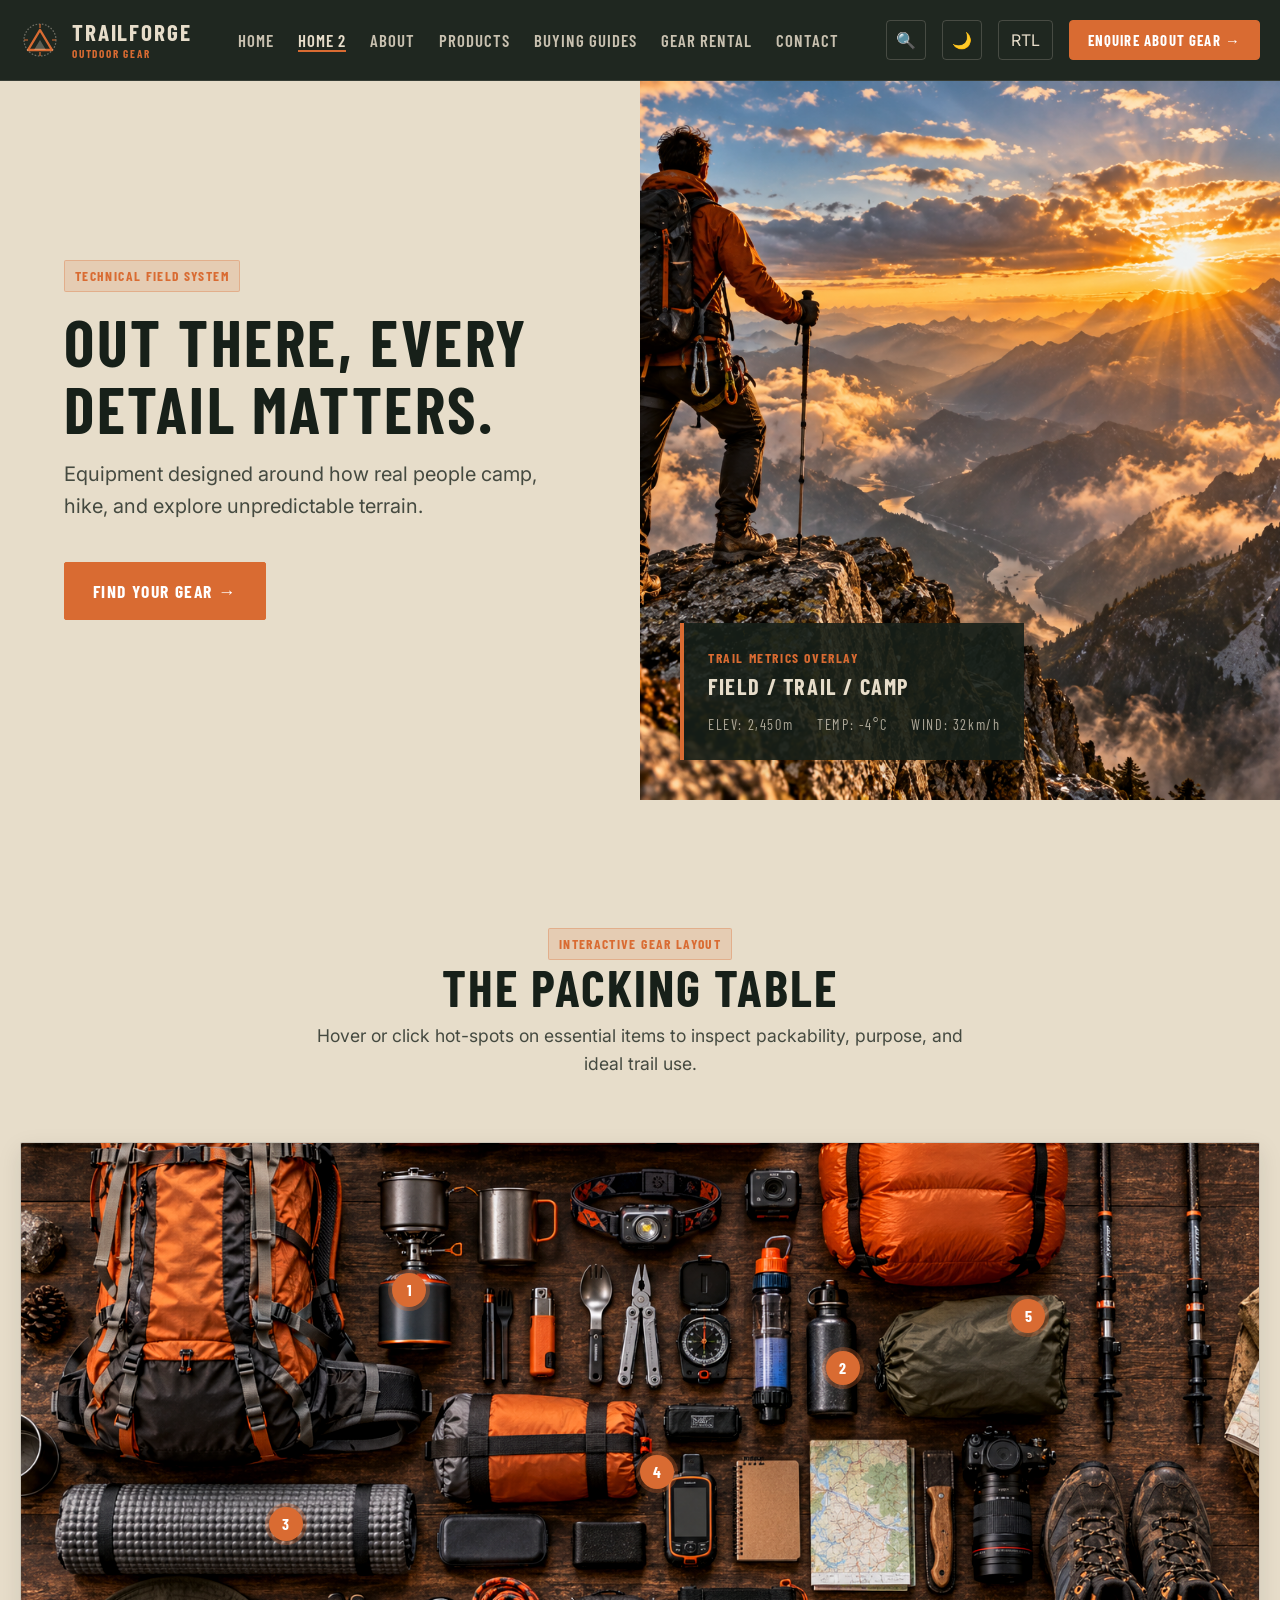
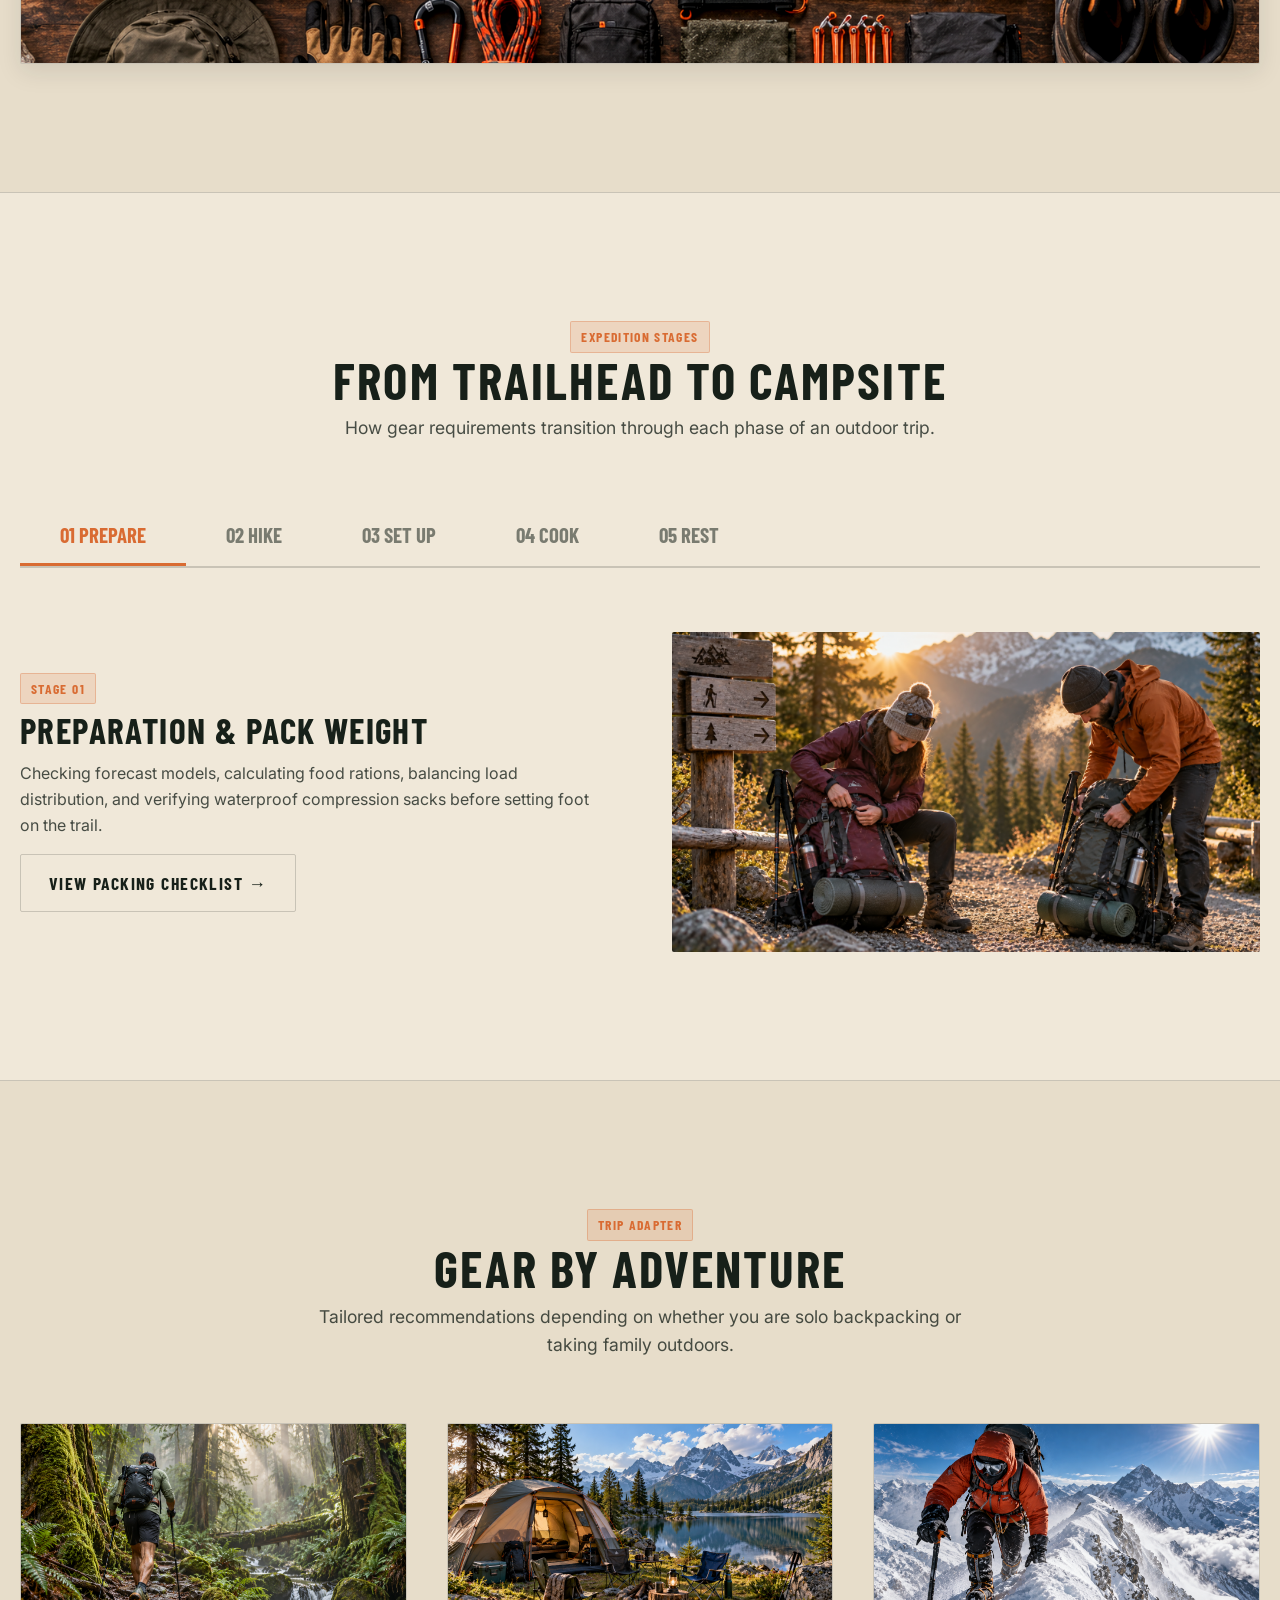
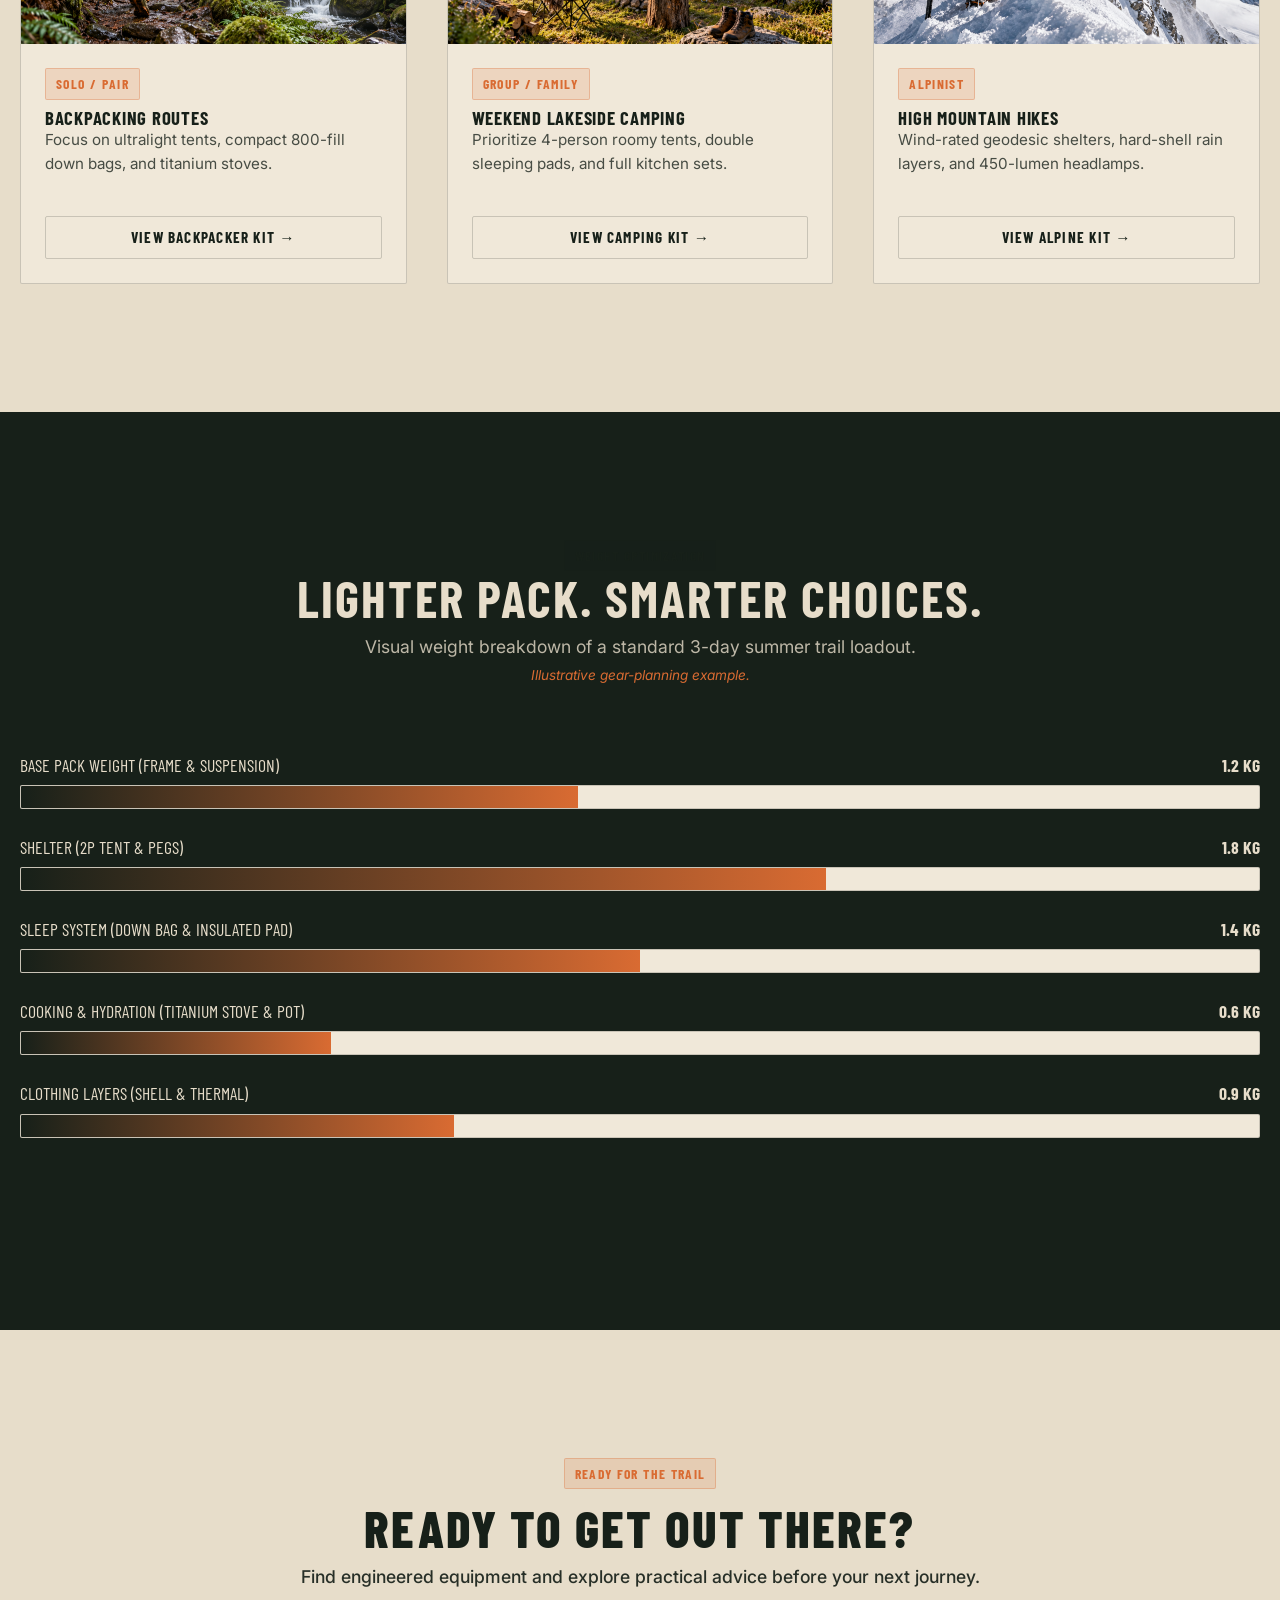
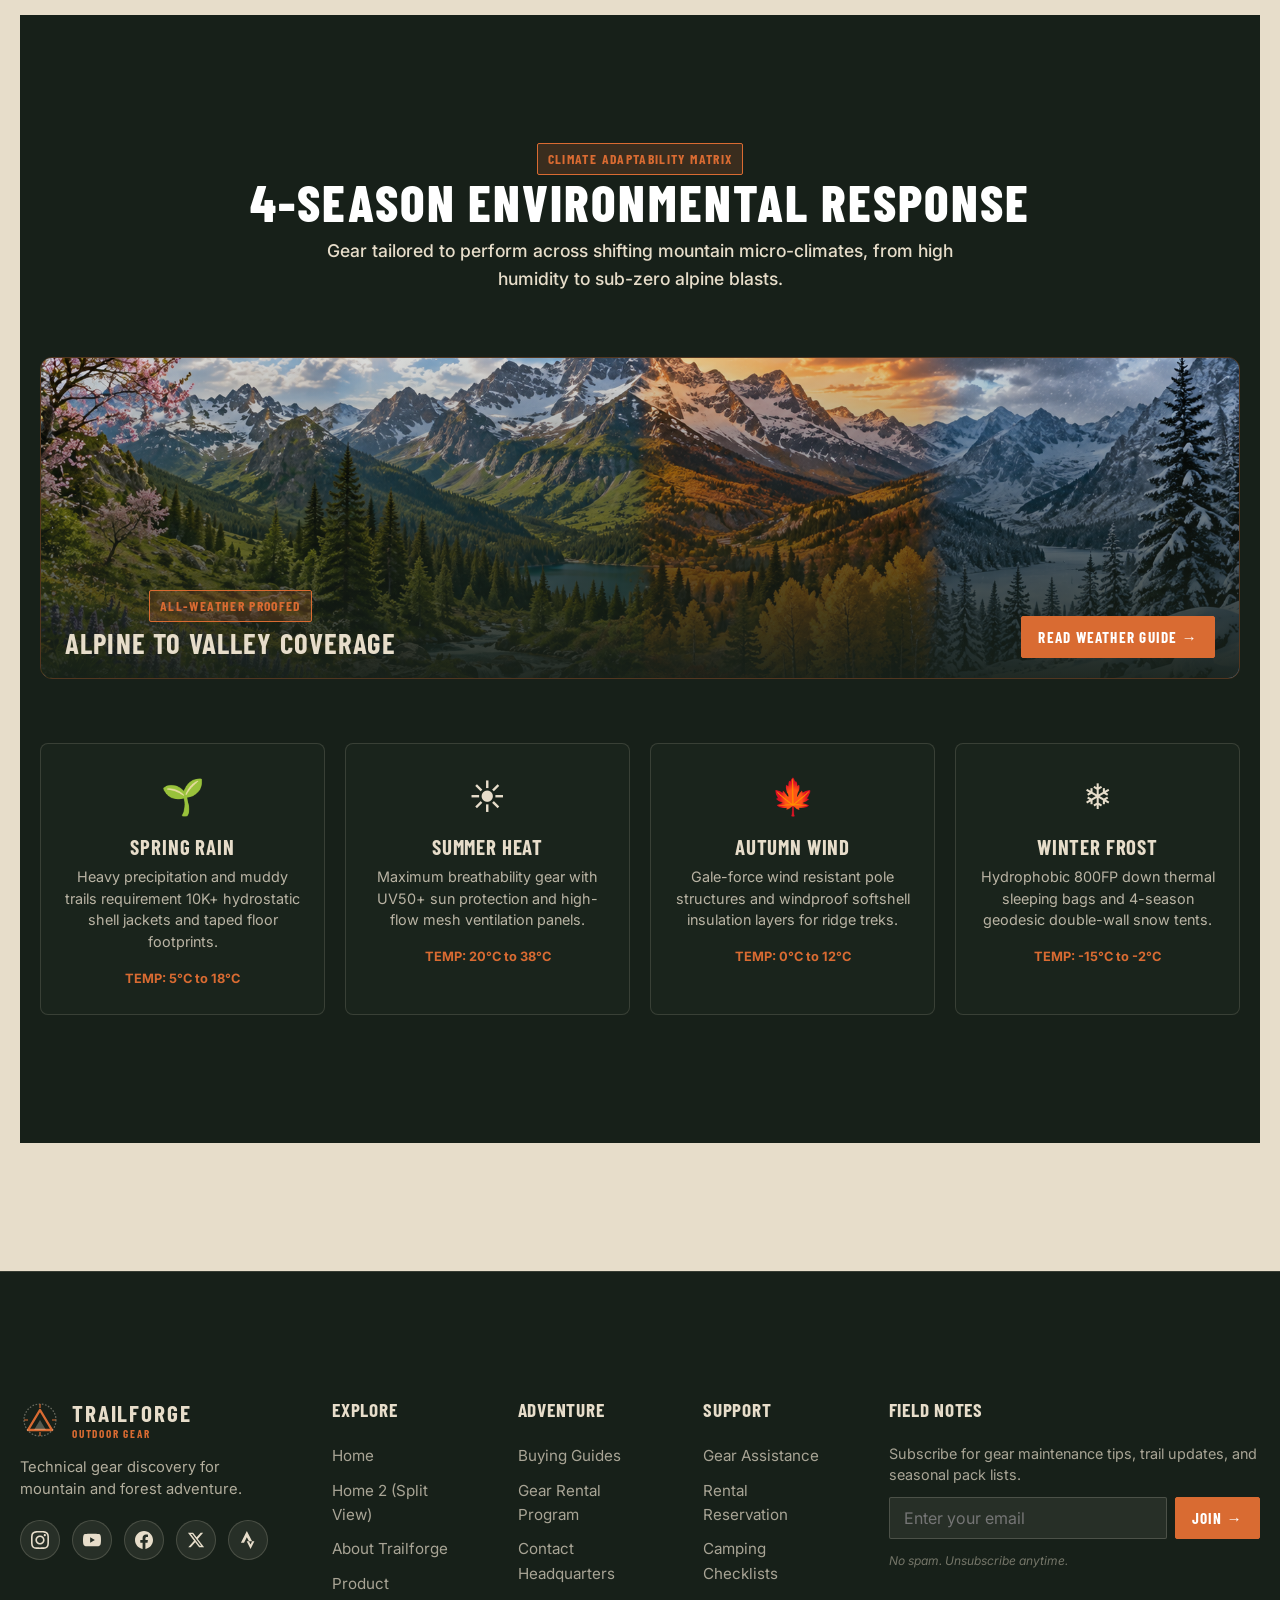
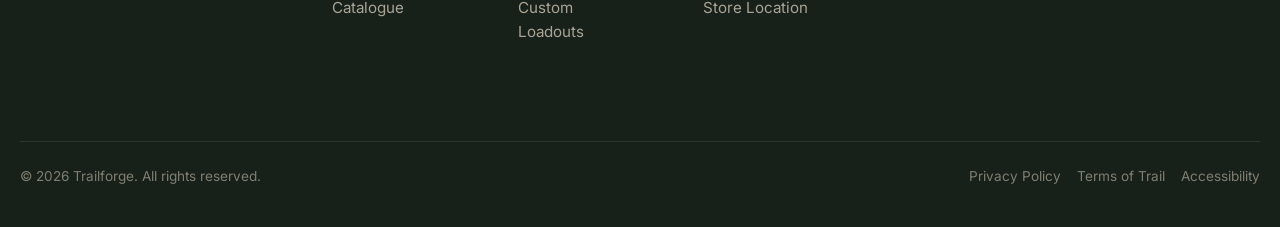
<file: home-2.html>
<!DOCTYPE html>
<html lang="en" data-theme="light" dir="ltr">
<head>
  <meta charset="UTF-8">
  <meta name="viewport" content="width=device-width, initial-scale=1.0">
  <title>Trailforge | Adventure Gear & Outdoor Equipment</title>
  <meta name="description" content="Technical gear exploration system. Interactive packing table, field journey guide, and pack weight optimization.">
  <meta property="og:title" content="Trailforge | Adventure Gear & Outdoor Equipment">
  <meta property="og:description" content="Technical outdoor equipment designed for mountain exploration.">
  <link rel="icon" type="image/svg+xml" href="assets/images/favicon.svg">
  <link rel="stylesheet" href="assets/css/style.css">

  <!-- Page-scoped: Ready for Trail CTA — theme-aware text contrast -->
  <style>
    /* Light mode: strong dark text on sandy beige */
    [data-theme="light"] .ready-trail-cta .section-title {
      color: #172019 !important;
      font-weight: 800 !important;
    }
    [data-theme="light"] .ready-trail-cta .section-subtitle {
      color: rgba(23, 32, 25, 0.92) !important;
      font-weight: 500 !important;
    }
    /* Dark mode: bright sand/white text on dark background */
    [data-theme="dark"] .ready-trail-cta .section-title {
      color: #E7DDCA !important;
      font-weight: 800 !important;
    }
    [data-theme="dark"] .ready-trail-cta .section-subtitle {
      color: rgba(231, 221, 202, 0.92) !important;
      font-weight: 500 !important;
    }
  </style>
</head>
<body>

  <!-- ==========================================================================
       HEADER & STICKY NAVBAR
       ========================================================================== -->
  <header class="navbar">
    <div class="container navbar-inner">
      <a href="index.html" class="brand-logo" aria-label="Trailforge Home">
        <svg class="brand-logo-icon" viewBox="0 0 100 100" fill="none" xmlns="http://www.w3.org/2000/svg">
          <path d="M20 75L50 25L80 75H20Z" stroke="#D96B32" stroke-width="6" stroke-linejoin="round"/>
          <path d="M35 75L50 50L65 75H35Z" fill="#E7DDCA" opacity="0.3"/>
          <circle cx="50" cy="50" r="40" stroke="#E7DDCA" stroke-width="3" stroke-dasharray="4 4" opacity="0.4"/>
          <path d="M50 10V20M50 80V90M10 50H20M80 50H90" stroke="#D96B32" stroke-width="3"/>
        </svg>
        <div>
          <span class="brand-title">TRAILFORGE</span>
          <span class="brand-desc">OUTDOOR GEAR</span>
        </div>
      </a>

      <nav class="nav-menu" aria-label="Main Navigation">
        <a href="index.html" class="nav-link">Home</a>
        <a href="home-2.html" class="nav-link active">Home 2</a>
        <a href="about.html" class="nav-link">About</a>
        <a href="products.html" class="nav-link">Products</a>
        <a href="guides.html" class="nav-link">Buying Guides</a>
        <a href="rental.html" class="nav-link">Gear Rental</a>
        <a href="contact.html" class="nav-link">Contact</a>
      </nav>

      <div class="nav-actions">
        <button class="icon-btn search-toggle-btn desktop-only-action" aria-label="Open Search">🔍</button>
        <button class="icon-btn theme-toggle-btn desktop-only-action" aria-label="Toggle Theme">🌙</button>
        <button class="icon-btn rtl-toggle-btn desktop-only-action" aria-label="Toggle RTL">RTL</button>
        <button class="btn btn-primary btn-sm desktop-only-action open-enquiry-btn">ENQUIRE ABOUT GEAR →</button>
        <button class="hamburger-btn" id="hamburger-btn" aria-label="Open Menu">
          <span></span><span></span><span></span>
        </button>
      </div>
    </div>
  </header>

  <!-- MOBILE DRAWER -->
  <div class="mobile-drawer" id="mobile-drawer" aria-hidden="true">
    <div class="drawer-panel">
      <div>
        <div class="drawer-header">
          <a href="index.html" class="brand-logo" aria-label="Trailforge Home">
            <svg class="brand-logo-icon" viewBox="0 0 100 100" fill="none" xmlns="http://www.w3.org/2000/svg">
              <path d="M20 75L50 25L80 75H20Z" stroke="#D96B32" stroke-width="6" stroke-linejoin="round"/>
              <path d="M35 75L50 50L65 75H35Z" fill="#E7DDCA" opacity="0.3"/>
              <circle cx="50" cy="50" r="40" stroke="#E7DDCA" stroke-width="3" stroke-dasharray="4 4" opacity="0.4"/>
              <path d="M50 10V20M50 80V90M10 50H20M80 50H90" stroke="#D96B32" stroke-width="3"/>
            </svg>
            <div>
              <span class="brand-title">TRAILFORGE</span>
              <span class="brand-desc">OUTDOOR GEAR</span>
            </div>
          </a>
          <button class="modal-close-btn" id="drawer-close-btn">✕</button>
        </div>
        <nav class="drawer-nav">
          <a href="index.html" class="nav-link">Home</a>
          <a href="home-2.html" class="nav-link active">Home 2</a>
          <a href="about.html" class="nav-link">About</a>
          <a href="products.html" class="nav-link">Products</a>
          <a href="guides.html" class="nav-link">Buying Guides</a>
          <a href="rental.html" class="nav-link">Gear Rental</a>
          <a href="contact.html" class="nav-link">Contact</a>
        </nav>
      </div>

      <div class="drawer-controls">
        <div class="drawer-icon-actions">
          <button class="icon-btn search-toggle-btn" aria-label="Open Search">🔍</button>
          <button class="icon-btn theme-toggle-btn" aria-label="Toggle Light Dark Theme">
            <span class="theme-icon">🌙</span>
          </button>
          <button class="icon-btn rtl-toggle-btn" aria-label="Toggle LTR RTL">
            <span class="rtl-label" style="font-size: 0.75rem; font-weight: 700;">RTL</span>
          </button>
        </div>
        <button class="btn btn-primary open-enquiry-btn" style="width:100%;">ENQUIRE ABOUT GEAR →</button>
      </div>
    </div>
  </div>

  <main>
    <!-- ==========================================================================
         HOME 2 — SECTION 01 — TECHNICAL SPLIT HERO
         ========================================================================== -->
    <section class="hero-split-sec">
      <div class="hero-split-left scroll-reveal">
        <span class="badge" style="margin-bottom: 16px;">TECHNICAL FIELD SYSTEM</span>
        <h1 style="font-size: clamp(2.8rem, 5vw, 4.8rem); margin-bottom: 16px; color: var(--text-primary);">
          OUT THERE, EVERY DETAIL MATTERS.
        </h1>
        <p style="font-size: 1.25rem; color: var(--text-secondary); margin-bottom: var(--space-lg); max-width: 520px;">
          Equipment designed around how real people camp, hike, and explore unpredictable terrain.
        </p>
        <a href="products.html" class="btn btn-primary">FIND YOUR GEAR →</a>
      </div>

      <div class="hero-split-right">
        <img src="assets/images/9.png" alt="Hiker on mountain trail" class="hero-split-img">
        <div class="tech-overlay">
          <div style="font-size: 0.85rem; color: var(--color-signal-orange); font-weight: bold;">TRAIL METRICS OVERLAY</div>
          <div style="font-size: 1.4rem; font-weight: 700;">FIELD / TRAIL / CAMP</div>
          <div class="tech-metrics">
            <span>ELEV: 2,450m</span>
            <span>TEMP: -4°C</span>
            <span>WIND: 32km/h</span>
          </div>
        </div>
      </div>
    </section>

    <!-- ==========================================================================
         HOME 2 — SECTION 02 — THE PACKING TABLE (HOTSPOTS)
         ========================================================================== -->
    <section class="section">
      <div class="container">
        <div class="section-header scroll-reveal">
          <span class="badge">INTERACTIVE GEAR LAYOUT</span>
          <h2 class="section-title">THE PACKING TABLE</h2>
          <p class="section-subtitle">Hover or click hot-spots on essential items to inspect packability, purpose, and ideal trail use.</p>
        </div>

        <div class="packing-table-wrapper scroll-reveal">
          <img src="assets/images/10.png" alt="Outdoor gear tabletop arrangement" class="packing-table-img">
          
          <!-- Hotspot 1: Tent -->
          <div class="hotspot" style="top: 25%; left: 30%;" data-name="Ridgeline 2P Tent" data-purpose="4-Season Alpine Shelter" data-use="High altitude & cold mountain routes">1</div>
          
          <!-- Hotspot 2: Backpack -->
          <div class="hotspot" style="top: 40%; left: 65%;" data-name="Trailpack 38" data-purpose="Internal Frame Hauling" data-use="Multi-day trail journeys & weekend hikes">2</div>

          <!-- Hotspot 3: Cookware -->
          <div class="hotspot" style="top: 70%; left: 20%;" data-name="Summit Cookset" data-purpose="Ultralight Camp Meals" data-use="Boiling water & fast micro-cooking">3</div>

          <!-- Hotspot 4: Sleeping Bag -->
          <div class="hotspot" style="top: 60%; left: 50%;" data-name="Ember -10°C Down Bag" data-purpose="Thermal Insulation" data-use="Sub-zero nights & ridge campsites">4</div>

          <!-- Hotspot 5: Headlamp -->
          <div class="hotspot" style="top: 30%; left: 80%;" data-name="Nighttrack 450 Headlamp" data-purpose="Hands-free Trail Illumination" data-use="Night navigation & campsite tasks">5</div>

          <!-- Tooltip display -->
          <div class="hotspot-tooltip" id="hotspot-tooltip">
            <h4 style="font-size:1.3rem; margin-bottom: 4px; color: var(--color-signal-orange);">Click any hotspot above</h4>
            <p>Select a numbered circle to view technical characteristics.</p>
          </div>
        </div>
      </div>
    </section>

    <!-- ==========================================================================
         HOME 2 — SECTION 03 — FROM TRAILHEAD TO CAMPSITE
         ========================================================================== -->
    <section class="section" style="background-color: var(--bg-surface); border-block: 1px solid var(--border-color);">
      <div class="container">
        <div class="section-header scroll-reveal">
          <span class="badge">EXPEDITION STAGES</span>
          <h2 class="section-title">FROM TRAILHEAD TO CAMPSITE</h2>
          <p class="section-subtitle">How gear requirements transition through each phase of an outdoor trip.</p>
        </div>

        <div class="journey-tabs scroll-reveal">
          <button class="journey-tab active" data-stage="prepare">01 PREPARE</button>
          <button class="journey-tab" data-stage="hike">02 HIKE</button>
          <button class="journey-tab" data-stage="setup">03 SET UP</button>
          <button class="journey-tab" data-stage="cook">04 COOK</button>
          <button class="journey-tab" data-stage="rest">05 REST</button>
        </div>

        <div class="journey-content scroll-reveal">
          <!-- Panel 1: Prepare -->
          <div class="journey-panel-item journey-panel" data-panel="prepare">
            <div>
              <span class="badge" style="margin-bottom:8px;">STAGE 01</span>
              <h3 style="font-size: 2.2rem; margin-bottom:12px;">PREPARATION & PACK WEIGHT</h3>
              <p style="color:var(--text-secondary); margin-bottom:16px;">
                Checking forecast models, calculating food rations, balancing load distribution, and verifying waterproof compression sacks before setting foot on the trail.
              </p>
              <a href="guides.html" class="btn btn-outline">VIEW PACKING CHECKLIST →</a>
            </div>
            <img src="assets/images/11.png" alt="Preparation at trailhead" style="width:100%; height:320px; object-fit:cover; border-radius:2px;">
          </div>

          <!-- Panel 2: Hike -->
          <div class="journey-panel-item journey-panel" data-panel="hike" style="display:none;">
            <div>
              <span class="badge" style="margin-bottom:8px;">STAGE 02</span>
              <h3 style="font-size: 2.2rem; margin-bottom:12px;">ACTIVE TRAIL MOVEMENT</h3>
              <p style="color:var(--text-secondary); margin-bottom:16px;">
                Breathable layering, quick-access hydration, ergonomic hip-belt support, and reliable trekking poles for steep ascents.
              </p>
              <a href="products.html" class="btn btn-outline">EXPLORE HIKING GEAR →</a>
            </div>
            <img src="assets/images/12.png" alt="Hiking on ridge" style="width:100%; height:320px; object-fit:cover; border-radius:2px;">
          </div>

          <!-- Panel 3: Set Up -->
          <div class="journey-panel-item journey-panel" data-panel="setup" style="display:none;">
            <div>
              <span class="badge" style="margin-bottom:8px;">STAGE 03</span>
              <h3 style="font-size: 2.2rem; margin-bottom:12px;">CAMPSITE PITCH & SHELTER</h3>
              <p style="color:var(--text-secondary); margin-bottom:16px;">
                Selecting level ground, staking guy lines into rocky soil, and erecting your shelter before dusk temperatures drop.
              </p>
              <a href="products.html" class="btn btn-outline">EXPLORE TENTS →</a>
            </div>
            <img src="assets/images/13.png" alt="Tent set up" style="width:100%; height:320px; object-fit:cover; border-radius:2px;">
          </div>

          <!-- Panel 4: Cook -->
          <div class="journey-panel-item journey-panel" data-panel="cook" style="display:none;">
            <div>
              <span class="badge" style="margin-bottom:8px;">STAGE 04</span>
              <h3 style="font-size: 2.2rem; margin-bottom:12px;">EVENING KITCHEN & REFUEL</h3>
              <p style="color:var(--text-secondary); margin-bottom:16px;">
                Micro-stove operation, wind block setup, high-calorie meal preparation, and leave-no-trace cleanup.
              </p>
              <a href="products.html" class="btn btn-outline">EXPLORE COOKSETS →</a>
            </div>
            <img src="assets/images/14.png" alt="Camp cooking" style="width:100%; height:320px; object-fit:cover; border-radius:2px;">
          </div>

          <!-- Panel 5: Rest -->
          <div class="journey-panel-item journey-panel" data-panel="rest" style="display:none;">
            <div>
              <span class="badge" style="margin-bottom:8px;">STAGE 05</span>
              <h3 style="font-size: 2.2rem; margin-bottom:12px;">THERMAL RECOVERY & REST</h3>
              <p style="color:var(--text-secondary); margin-bottom:16px;">
                Hydrophobic down sleeping bags, R-value insulated sleeping pads, and warm headwear for deep recovery sleep.
              </p>
              <a href="products.html" class="btn btn-outline">EXPLORE SLEEP SYSTEMS →</a>
            </div>
            <img src="assets/images/15.png" alt="Sleeping gear in tent" style="width:100%; height:320px; object-fit:cover; border-radius:2px;">
          </div>
        </div>
      </div>
    </section>

    <!-- ==========================================================================
         HOME 2 — SECTION 04 — GEAR BY ADVENTURE
         ========================================================================== -->
    <section class="section">
      <div class="container">
        <div class="section-header scroll-reveal">
          <span class="badge">TRIP ADAPTER</span>
          <h2 class="section-title">GEAR BY ADVENTURE</h2>
          <p class="section-subtitle">Tailored recommendations depending on whether you are solo backpacking or taking family outdoors.</p>
        </div>

        <div class="products-grid scroll-reveal">
          <div class="product-card">
            <img src="assets/images/16.png" alt="Backpacking adventure" style="height:220px; object-fit:cover;">
            <div class="product-info">
              <span class="badge" style="width:fit-content; margin-bottom:8px;">SOLO / PAIR</span>
              <h3>Backpacking Routes</h3>
              <p>Focus on ultralight tents, compact 800-fill down bags, and titanium stoves.</p>
              <a href="products.html" class="btn btn-outline btn-sm" style="margin-top:16px;">VIEW BACKPACKER KIT →</a>
            </div>
          </div>

          <div class="product-card">
            <img src="assets/images/17.png" alt="Family camping trip" style="height:220px; object-fit:cover;">
            <div class="product-info">
              <span class="badge" style="width:fit-content; margin-bottom:8px;">GROUP / FAMILY</span>
              <h3>Weekend Lakeside Camping</h3>
              <p>Prioritize 4-person roomy tents, double sleeping pads, and full kitchen sets.</p>
              <a href="products.html" class="btn btn-outline btn-sm" style="margin-top:16px;">VIEW CAMPING KIT →</a>
            </div>
          </div>

          <div class="product-card">
            <img src="assets/images/18.png" alt="Mountain summit hike" style="height:220px; object-fit:cover;">
            <div class="product-info">
              <span class="badge" style="width:fit-content; margin-bottom:8px;">ALPINIST</span>
              <h3>High Mountain Hikes</h3>
              <p>Wind-rated geodesic shelters, hard-shell rain layers, and 450-lumen headlamps.</p>
              <a href="products.html" class="btn btn-outline btn-sm" style="margin-top:16px;">VIEW ALPINE KIT →</a>
            </div>
          </div>
        </div>
      </div>
    </section>

    <!-- ==========================================================================
         HOME 2 — SECTION 05 — LIGHTER PACK. SMARTER CHOICES.
         ========================================================================== -->
    <section class="section" style="background-color: var(--color-forest-black); color: var(--color-trail-sand);">
      <div class="container scroll-reveal">
        <div class="section-header">
          <span class="badge badge-dark">WEIGHT OPTIMIZATION</span>
          <h2 class="section-title" style="color: var(--color-trail-sand);">LIGHTER PACK. SMARTER CHOICES.</h2>
          <p class="section-subtitle" style="color: rgba(231,221,202,0.8);">
            Visual weight breakdown of a standard 3-day summer trail loadout.
            <em style="display:block; margin-top:4px; font-size:0.85rem; color: var(--color-signal-orange);">Illustrative gear-planning example.</em>
          </p>
        </div>

        <div class="weight-bars-container">
          <div class="weight-bar-item">
            <div class="weight-bar-label">
              <span>BASE PACK WEIGHT (FRAME & SUSPENSION)</span>
              <strong>1.2 KG</strong>
            </div>
            <div class="weight-bar-track">
              <div class="weight-bar-fill" data-width="45%"></div>
            </div>
          </div>

          <div class="weight-bar-item">
            <div class="weight-bar-label">
              <span>SHELTER (2P TENT & PEGS)</span>
              <strong>1.8 KG</strong>
            </div>
            <div class="weight-bar-track">
              <div class="weight-bar-fill" data-width="65%"></div>
            </div>
          </div>

          <div class="weight-bar-item">
            <div class="weight-bar-label">
              <span>SLEEP SYSTEM (DOWN BAG & INSULATED PAD)</span>
              <strong>1.4 KG</strong>
            </div>
            <div class="weight-bar-track">
              <div class="weight-bar-fill" data-width="50%"></div>
            </div>
          </div>

          <div class="weight-bar-item">
            <div class="weight-bar-label">
              <span>COOKING & HYDRATION (TITANIUM STOVE & POT)</span>
              <strong>0.6 KG</strong>
            </div>
            <div class="weight-bar-track">
              <div class="weight-bar-fill" data-width="25%"></div>
            </div>
          </div>

          <div class="weight-bar-item">
            <div class="weight-bar-label">
              <span>CLOTHING LAYERS (SHELL & THERMAL)</span>
              <strong>0.9 KG</strong>
            </div>
            <div class="weight-bar-track">
              <div class="weight-bar-fill" data-width="35%"></div>
            </div>
          </div>
        </div>
      </div>
    </section>

    <!-- ==========================================================================
         HOME 2 — SECTION 06 — PREMIUM CTA
         ========================================================================== -->
    <section class="section ready-trail-cta">
      <div class="container scroll-reveal" style="text-align:center;">
        <span class="badge" style="margin-bottom:12px;">READY FOR THE TRAIL</span>
        <h2 class="section-title">READY TO GET OUT THERE?</h2>
        <p class="section-subtitle" style="margin-inline:auto; margin-bottom: 24px;">
          Find engineered equipment and explore practical advice before your next journey.
        </p>
    <!-- ==========================================================================
         HOME-2.HTML UNIQUE SECTION — FOUR SEASONS CLIMATE MATRIX
         ========================================================================== -->
    <section class="sec-weather-matrix scroll-reveal">
      <div class="container">
        <div class="section-header text-center" style="margin-bottom: var(--space-xl);">
          <span class="badge" style="background: rgba(217, 107, 50, 0.18) !important; color: #D96B32 !important; border: 1px solid #D96B32 !important;">CLIMATE ADAPTABILITY MATRIX</span>
          <h2 class="section-title" style="color: #FFFFFF !important;">4-SEASON ENVIRONMENTAL RESPONSE</h2>
          <p class="section-subtitle" style="margin-inline: auto; color: #E7DDCA !important;">
            Gear tailored to perform across shifting mountain micro-climates, from high humidity to sub-zero alpine blasts.
          </p>
        </div>

        <div style="position: relative; border-radius: 12px; overflow: hidden; margin-bottom: var(--space-xl); border: 1px solid rgba(217,107,50,0.3);">
          <img src="assets/images/19.png" alt="Four Seasons Mountain Landscape Transition" style="width: 100%; height: 320px; object-fit: cover;">
          <div style="position: absolute; inset: 0; background: linear-gradient(180deg, rgba(0,0,0,0.1) 0%, rgba(23,32,25,0.95) 100%);"></div>
          <div style="position: absolute; bottom: 20px; left: 24px; right: 24px; display: flex; justify-content: space-between; align-items: flex-end; flex-wrap: wrap; gap: 16px;">
            <div>
              <span class="badge" style="background: var(--color-signal-orange); color: #fff;">ALL-WEATHER PROOFED</span>
              <h3 style="font-size: 1.8rem; margin-top: 6px; color: var(--color-trail-sand);">ALPINE TO VALLEY COVERAGE</h3>
            </div>
            <a href="guides.html" class="btn btn-primary btn-sm">READ WEATHER GUIDE →</a>
          </div>
        </div>

        <div class="season-grid">
          <div class="season-card">
            <span class="season-icon">🌱</span>
            <h4 style="font-size: 1.3rem; margin-bottom: 8px; color: var(--color-trail-sand);">SPRING RAIN</h4>
            <p style="font-size: 0.9rem; color: var(--text-secondary); margin-bottom: 12px; line-height: 1.5;">
              Heavy precipitation and muddy trails requirement 10K+ hydrostatic shell jackets and taped floor footprints.
            </p>
            <span style="font-size: 0.8rem; color: var(--color-signal-orange); font-weight: 700;">TEMP: 5°C to 18°C</span>
          </div>

          <div class="season-card">
            <span class="season-icon">☀️</span>
            <h4 style="font-size: 1.3rem; margin-bottom: 8px; color: var(--color-trail-sand);">SUMMER HEAT</h4>
            <p style="font-size: 0.9rem; color: var(--text-secondary); margin-bottom: 12px; line-height: 1.5;">
              Maximum breathability gear with UV50+ sun protection and high-flow mesh ventilation panels.
            </p>
            <span style="font-size: 0.8rem; color: var(--color-signal-orange); font-weight: 700;">TEMP: 20°C to 38°C</span>
          </div>

          <div class="season-card">
            <span class="season-icon">🍁</span>
            <h4 style="font-size: 1.3rem; margin-bottom: 8px; color: var(--color-trail-sand);">AUTUMN WIND</h4>
            <p style="font-size: 0.9rem; color: var(--text-secondary); margin-bottom: 12px; line-height: 1.5;">
              Gale-force wind resistant pole structures and windproof softshell insulation layers for ridge treks.
            </p>
            <span style="font-size: 0.8rem; color: var(--color-signal-orange); font-weight: 700;">TEMP: 0°C to 12°C</span>
          </div>

          <div class="season-card">
            <span class="season-icon">❄️</span>
            <h4 style="font-size: 1.3rem; margin-bottom: 8px; color: var(--color-trail-sand);">WINTER FROST</h4>
            <p style="font-size: 0.9rem; color: var(--text-secondary); margin-bottom: 12px; line-height: 1.5;">
              Hydrophobic 800FP down thermal sleeping bags and 4-season geodesic double-wall snow tents.
            </p>
            <span style="font-size: 0.8rem; color: var(--color-signal-orange); font-weight: 700;">TEMP: -15°C to -2°C</span>
          </div>
        </div>
      </div>
    </section>
  </main>

  <!-- FOOTER -->
  <footer class="footer">
    <div class="container">
      <div class="footer-grid">
        <!-- Col 1: Brand & Socials -->
        <div>
          <a href="index.html" class="brand-logo" aria-label="Trailforge Home" style="margin-bottom: 16px; display: inline-flex;">
            <svg class="brand-logo-icon" viewBox="0 0 100 100" fill="none" xmlns="http://www.w3.org/2000/svg">
              <path d="M20 75L50 25L80 75H20Z" stroke="#D96B32" stroke-width="6" stroke-linejoin="round"/>
              <path d="M35 75L50 50L65 75H35Z" fill="#E7DDCA" opacity="0.3"/>
              <circle cx="50" cy="50" r="40" stroke="#E7DDCA" stroke-width="3" stroke-dasharray="4 4" opacity="0.4"/>
              <path d="M50 10V20M50 80V90M10 50H20M80 50H90" stroke="#D96B32" stroke-width="3"/>
            </svg>
            <div>
              <span class="brand-title">TRAILFORGE</span>
              <span class="brand-desc">OUTDOOR GEAR</span>
            </div>
          </a>
          <p style="font-size: 0.92rem; color: rgba(231,221,202,0.75); margin-bottom: 14px; line-height: 1.5;">
            Technical gear discovery for mountain and forest adventure.
          </p>

          <!-- Social Links with Hover Effects -->
          <div class="footer-socials" aria-label="Social Media Links">
            <a href="#" class="footer-social-link" aria-label="Instagram">
              <svg viewBox="0 0 24 24"><path d="M12 2.163c3.204 0 3.584.012 4.85.07 3.252.148 4.771 1.691 4.919 4.919.058 1.265.069 1.645.069 4.849 0 3.205-.012 3.584-.069 4.849-.149 3.225-1.664 4.771-4.919 4.919-1.266.058-1.644.07-4.85.07-3.204 0-3.584-.012-4.849-.07-3.26-.149-4.771-1.699-4.919-4.92-.058-1.265-.07-1.644-.07-4.849 0-3.204.013-3.583.07-4.849.149-3.227 1.664-4.771 4.919-4.919 1.266-.057 1.645-.069 4.849-.069zm0-2.163c-3.259 0-3.667.014-4.947.072-4.358.2-6.78 2.618-6.98 6.98-.059 1.281-.073 1.689-.073 4.948 0 3.259.014 3.668.072 4.948.2 4.358 2.618 6.78 6.98 6.98 1.281.058 1.689.072 4.948.072 3.259 0 3.668-.014 4.948-.072 4.354-.2 6.782-2.618 6.979-6.98.059-1.28.073-1.689.073-4.948 0-3.259-.014-3.667-.072-4.947-.196-4.354-2.617-6.78-6.979-6.98-1.281-.059-1.69-.073-4.949-.073zm0 5.838c-3.403 0-6.162 2.759-6.162 6.162s2.759 6.163 6.162 6.163 6.162-2.759 6.162-6.163c0-3.403-2.759-6.162-6.162-6.162zm0 10.162c-2.209 0-4-1.79-4-4 0-2.209 1.791-4 4-4s4 1.791 4 4c0 2.21-1.791 4-4 4zm6.406-11.845c-.796 0-1.441.645-1.441 1.44s.645 1.44 1.441 1.44c.795 0 1.439-.645 1.439-1.44s-.644-1.44-1.439-1.44z"/></svg>
            </a>
            <a href="#" class="footer-social-link" aria-label="YouTube">
              <svg viewBox="0 0 24 24"><path d="M23.498 6.186a3.016 3.016 0 0 0-2.122-2.136C19.505 3.545 12 3.545 12 3.545s-7.505 0-9.377.505A3.017 3.017 0 0 0 .502 6.186C0 8.07 0 12 0 12s0 3.93.502 5.814a3.016 3.016 0 0 0 2.122 2.136c1.871.505 9.376.505 9.376.505s7.505 0 9.377-.505a3.015 3.015 0 0 0 2.122-2.136C24 15.93 24 12 24 12s0-3.93-.502-5.814zM9.545 15.568V8.432L15.818 12l-6.273 3.568z"/></svg>
            </a>
            <a href="#" class="footer-social-link" aria-label="Facebook">
              <svg viewBox="0 0 24 24"><path d="M24 12.073c0-6.627-5.373-12-12-12s-12 5.373-12 12c0 5.99 4.388 10.954 10.125 11.854v-8.385H7.078v-3.47h3.047V9.43c0-3.007 1.792-4.669 4.533-4.669 1.312 0 2.686.235 2.686.235v2.953H15.83c-1.491 0-1.956.925-1.956 1.874v2.25h3.328l-.532 3.47h-2.796v8.385C19.612 23.027 24 18.062 24 12.073z"/></svg>
            </a>
            <a href="#" class="footer-social-link" aria-label="X (Twitter)">
              <svg viewBox="0 0 24 24"><path d="M18.244 2.25h3.308l-7.227 8.26 8.502 11.24H16.17l-5.214-6.817L4.99 21.75H1.68l7.73-8.835L1.254 2.25H8.08l4.713 6.231zm-1.161 17.52h1.833L7.084 4.126H5.117z"/></svg>
            </a>
            <a href="#" class="footer-social-link" aria-label="Strava Trails">
              <svg viewBox="0 0 24 24"><path d="M15.387 17.944l-2.089-4.116h-3.065L15.387 24l5.15-10.172h-3.066m-7.008-5.599l2.836 5.598h4.172L10.463 0l-7.92 15.598h4.173"/></svg>
            </a>
          </div>


        </div>

        <!-- Col 2: Navigation Links -->
        <div>
          <h4 class="footer-col-title">EXPLORE</h4>
          <div class="footer-links">
            <a href="index.html">Home</a>
            <a href="home-2.html">Home 2 (Split View)</a>
            <a href="about.html">About Trailforge</a>
            <a href="products.html">Product Catalogue</a>
          </div>
        </div>

        <!-- Col 3: Adventure Links -->
        <div>
          <h4 class="footer-col-title">ADVENTURE</h4>
          <div class="footer-links">
            <a href="guides.html">Buying Guides</a>
            <a href="rental.html">Gear Rental Program</a>
            <a href="contact.html">Contact Headquarters</a>
            <a href="#" class="open-enquiry-btn">Custom Loadouts</a>
          </div>
        </div>

        <!-- Col 4: Support Links -->
        <div>
          <h4 class="footer-col-title">SUPPORT</h4>
          <div class="footer-links">
            <a href="#" class="open-enquiry-btn">Gear Assistance</a>
            <a href="rental.html">Rental Reservation</a>
            <a href="guides.html">Camping Checklists</a>
            <a href="contact.html">Store Location</a>
          </div>
        </div>

        <!-- Col 5: Field Notes Newsletter -->
        <div>
          <h4 class="footer-col-title">FIELD NOTES</h4>
          <p style="font-size:0.9rem; color:rgba(231,221,202,0.7); margin-bottom:12px; line-height:1.4;">
            Subscribe for gear maintenance tips, trail updates, and seasonal pack lists.
          </p>
          <div class="newsletter-box">
            <div class="newsletter-input-wrap">
              <input type="email" placeholder="Enter your email" class="newsletter-input" aria-label="Email Address">
              <button class="btn btn-primary btn-sm" onclick="alert('Subscribed to Trailforge Field Notes!');">JOIN →</button>
            </div>
            <em style="font-size:0.75rem; color:rgba(231,221,202,0.45); display:block;">No spam. Unsubscribe anytime.</em>
          </div>
        </div>
      </div>

      <div class="footer-bottom">
        <div>© 2026 Trailforge. All rights reserved.</div>
        <div style="display:flex; gap:16px;">
          <a href="#">Privacy Policy</a>
          <a href="#">Terms of Trail</a>
          <a href="#">Accessibility</a>
        </div>
      </div>
    </div>
  </footer>

  <!-- GLOBAL ENQUIRY POPUP MODAL -->
  <div class="modal-overlay" id="enquiry-modal" aria-hidden="true">
    <div class="modal-panel">
      <button class="modal-close-btn" id="enquiry-close-btn" aria-label="Close Modal">✕</button>
      <div id="enquiry-form-container">
        <span class="badge" style="margin-bottom:4px;">TRAILFORGE ASSISTANCE</span>
        <h2 style="font-size:1.75rem; margin-bottom:12px;">LET'S TALK GEAR</h2>
        <div id="enquiry-success" style="display:none; background: var(--accent-alpha); border:1px solid var(--color-signal-orange); padding: 14px; text-align:center; margin-bottom:12px;">
          <h3 style="color:var(--color-signal-orange); font-size:1.4rem; margin-bottom:4px;">ENQUIRY RECEIVED</h3>
          <p style="margin:0; font-size:0.9rem;">Thanks — your enquiry has been prepared for the Trailforge team.</p>
        </div>
        <form id="enquiry-form">
          <div class="form-grid">
            <div class="form-group">
              <label class="form-label" for="enquiry-name">Full Name *</label>
              <input type="text" id="enquiry-name" class="form-control" required placeholder="Alex Mercer">
            </div>
            <div class="form-group">
              <label class="form-label" for="enquiry-email">Email Address *</label>
              <input type="email" id="enquiry-email" class="form-control" required placeholder="alex@example.com">
            </div>
          </div>
          <div class="form-grid">
            <div class="form-group">
              <label class="form-label" for="enquiry-phone">Phone Number</label>
              <input type="tel" id="enquiry-phone" class="form-control" placeholder="+1 (555) 000-0000">
            </div>
            <div class="form-group">
              <label class="form-label" for="enquiry-type">Enquiry Type</label>
              <select id="enquiry-type" class="form-control">
                <option value="Product Question">Product Question</option>
                <option value="Gear Recommendation">Gear Recommendation</option>
                <option value="Rental Enquiry">Rental Enquiry</option>
                <option value="Buying Guide Help">Buying Guide Help</option>
                <option value="General Enquiry">General Enquiry</option>
              </select>
            </div>
          </div>
          <div class="form-grid">
            <div class="form-group">
              <label class="form-label" for="enquiry-product">Product / Gear Selected</label>
              <input type="text" id="enquiry-product" class="form-control" placeholder="Specific gear or leave blank">
            </div>
            <div class="form-group">
              <label class="form-label" for="enquiry-date">Preferred Trip Date</label>
              <input type="date" id="enquiry-date" class="form-control">
            </div>
          </div>
          <div class="form-grid">
            <div class="form-group">
              <label class="form-label" for="enquiry-trip">Trip Type</label>
              <select id="enquiry-trip" class="form-control">
                <option value="Weekend Camping">Weekend Camping</option>
                <option value="Backpacking">Backpacking</option>
                <option value="Hiking">Hiking</option>
                <option value="Family Camping">Family Camping</option>
                <option value="Road Trip">Road Trip</option>
                <option value="Other">Other</option>
              </select>
            </div>
            <div class="form-group">
              <label class="form-label" for="enquiry-people">Number of People</label>
              <select id="enquiry-people" class="form-control">
                <option value="1">1 Person</option>
                <option value="2">2 People</option>
                <option value="3-4">3–4 People</option>
                <option value="5+">5+ People</option>
              </select>
            </div>
          </div>
          <div class="form-group">
            <label class="form-label" for="enquiry-message">Message *</label>
            <textarea id="enquiry-message" class="form-control" rows="2" required placeholder="Tell us about your upcoming trip or gear questions..."></textarea>
          </div>
          <div class="modal-actions">
            <button type="button" class="btn btn-outline" onclick="document.getElementById('enquiry-modal').classList.remove('open');">Maybe Later</button>
            <button type="submit" class="btn btn-primary">SEND ENQUIRY →</button>
          </div>
        </form>
      </div>
    </div>
  </div>

  <div class="modal-overlay" id="search-modal" aria-hidden="true">
    <div class="modal-panel" style="max-width: 600px;">
      <button class="modal-close-btn" id="search-close-btn">✕</button>
      <h3 style="font-size:1.8rem; margin-bottom:16px;">FIND GEAR OR INFORMATION</h3>
      <input type="text" id="search-input" class="form-control" placeholder="Search products or guides...">
      <div id="search-results" style="margin-top: 16px;"><p class="text-muted">Type to search...</p></div>
    </div>
  </div>

  <script src="assets/js/main.js"></script>
</body>
</html>
</file>
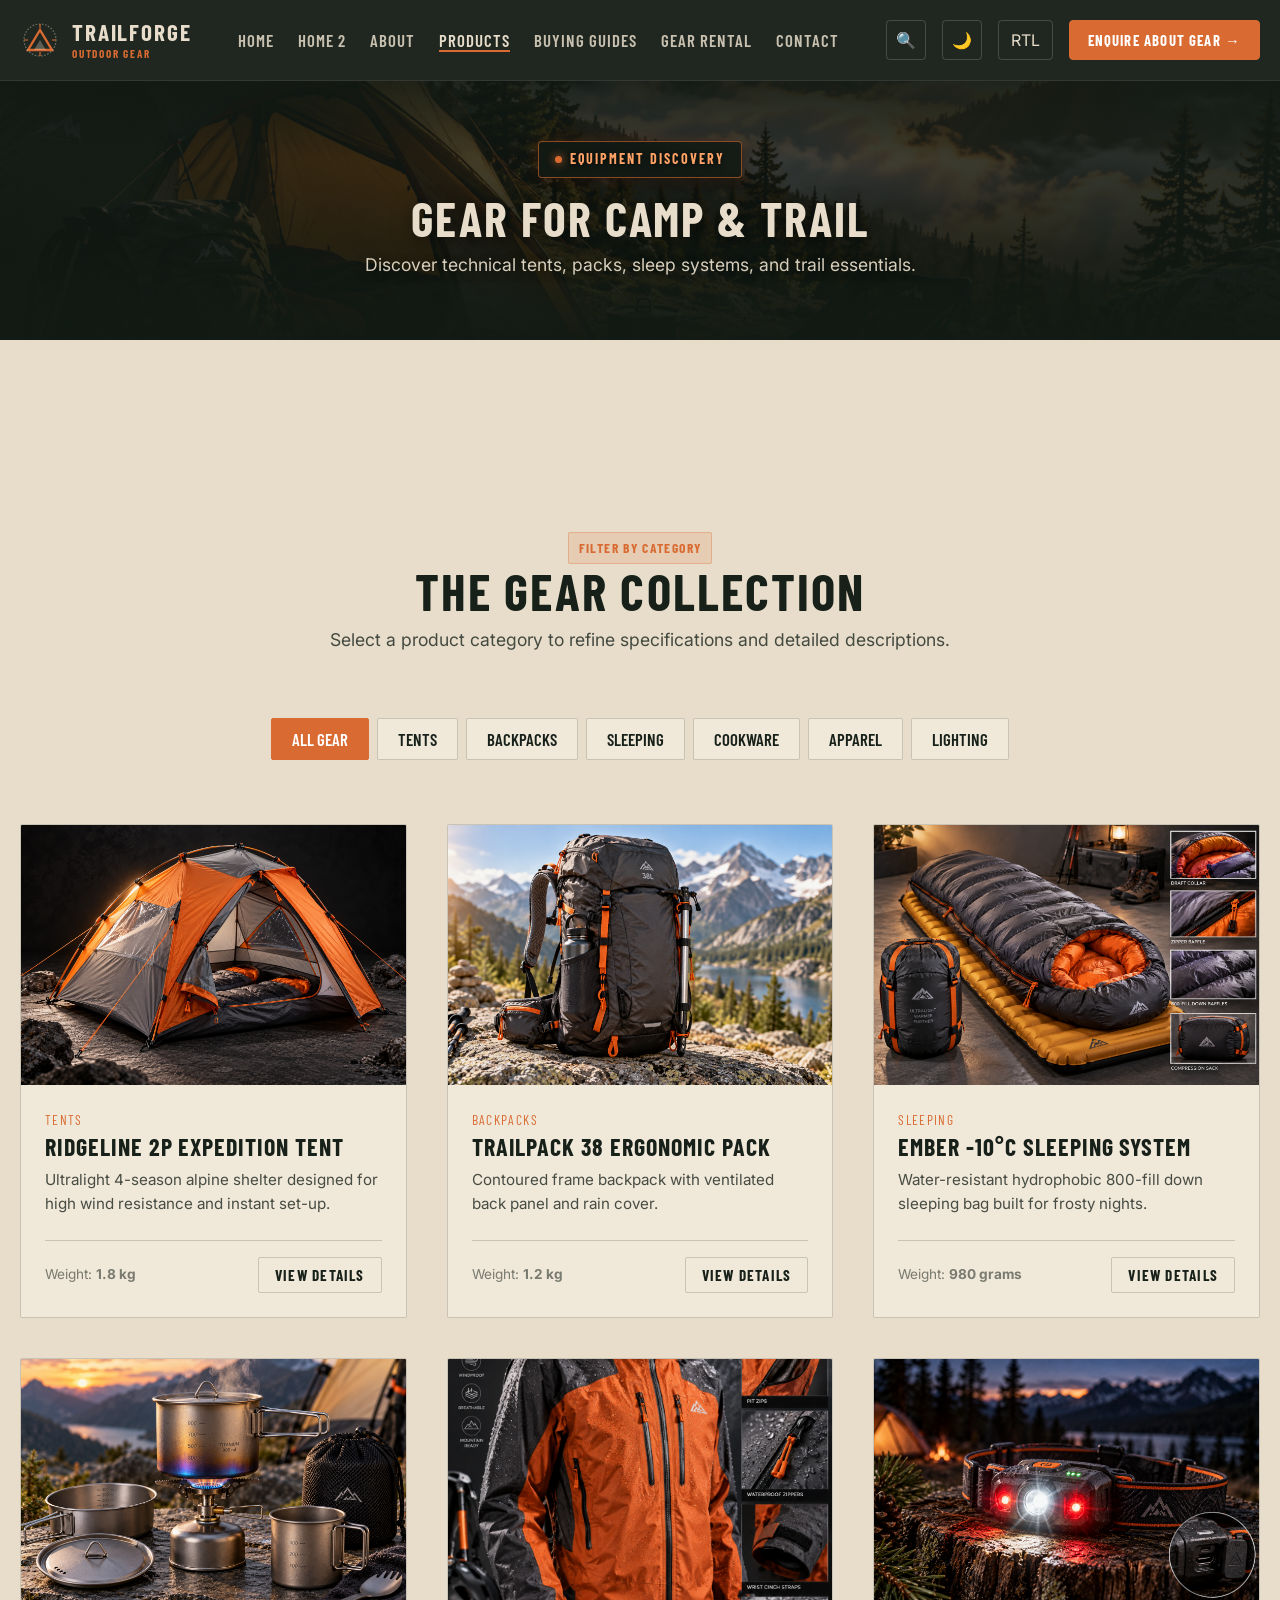
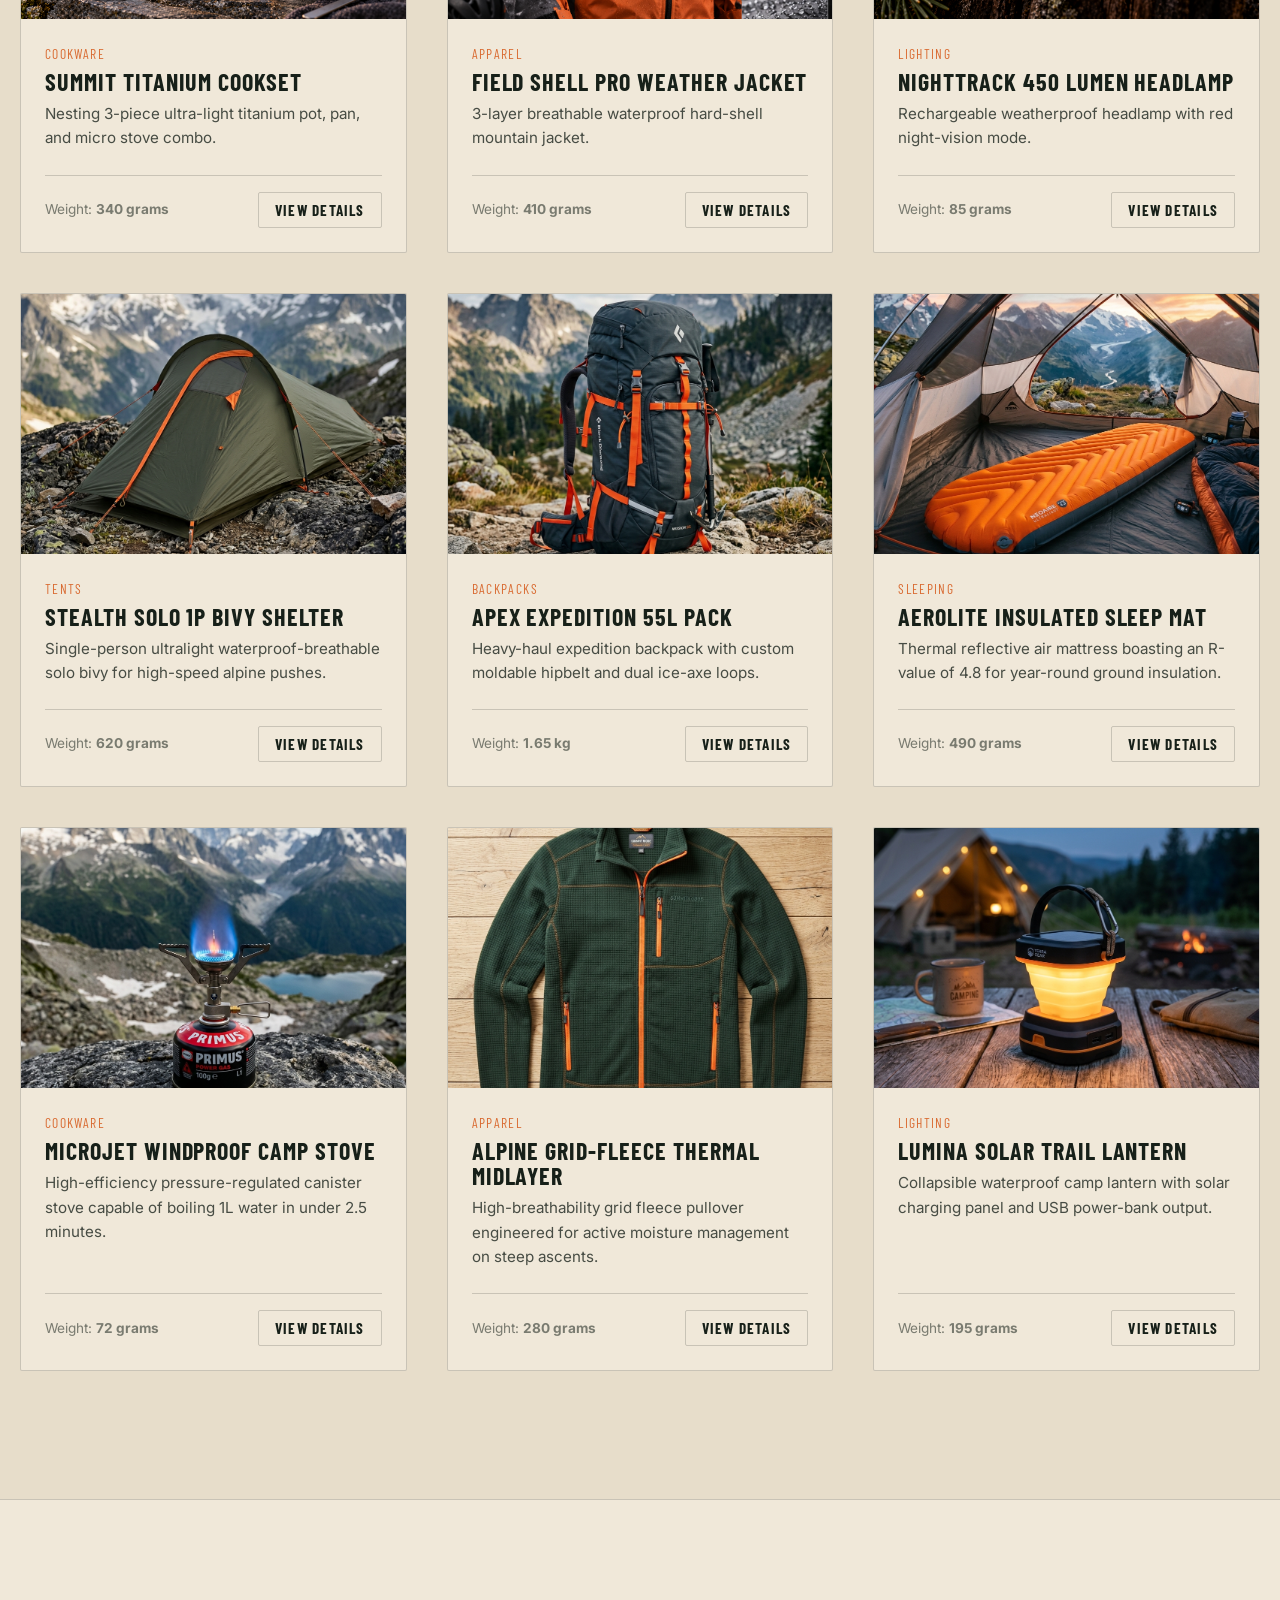
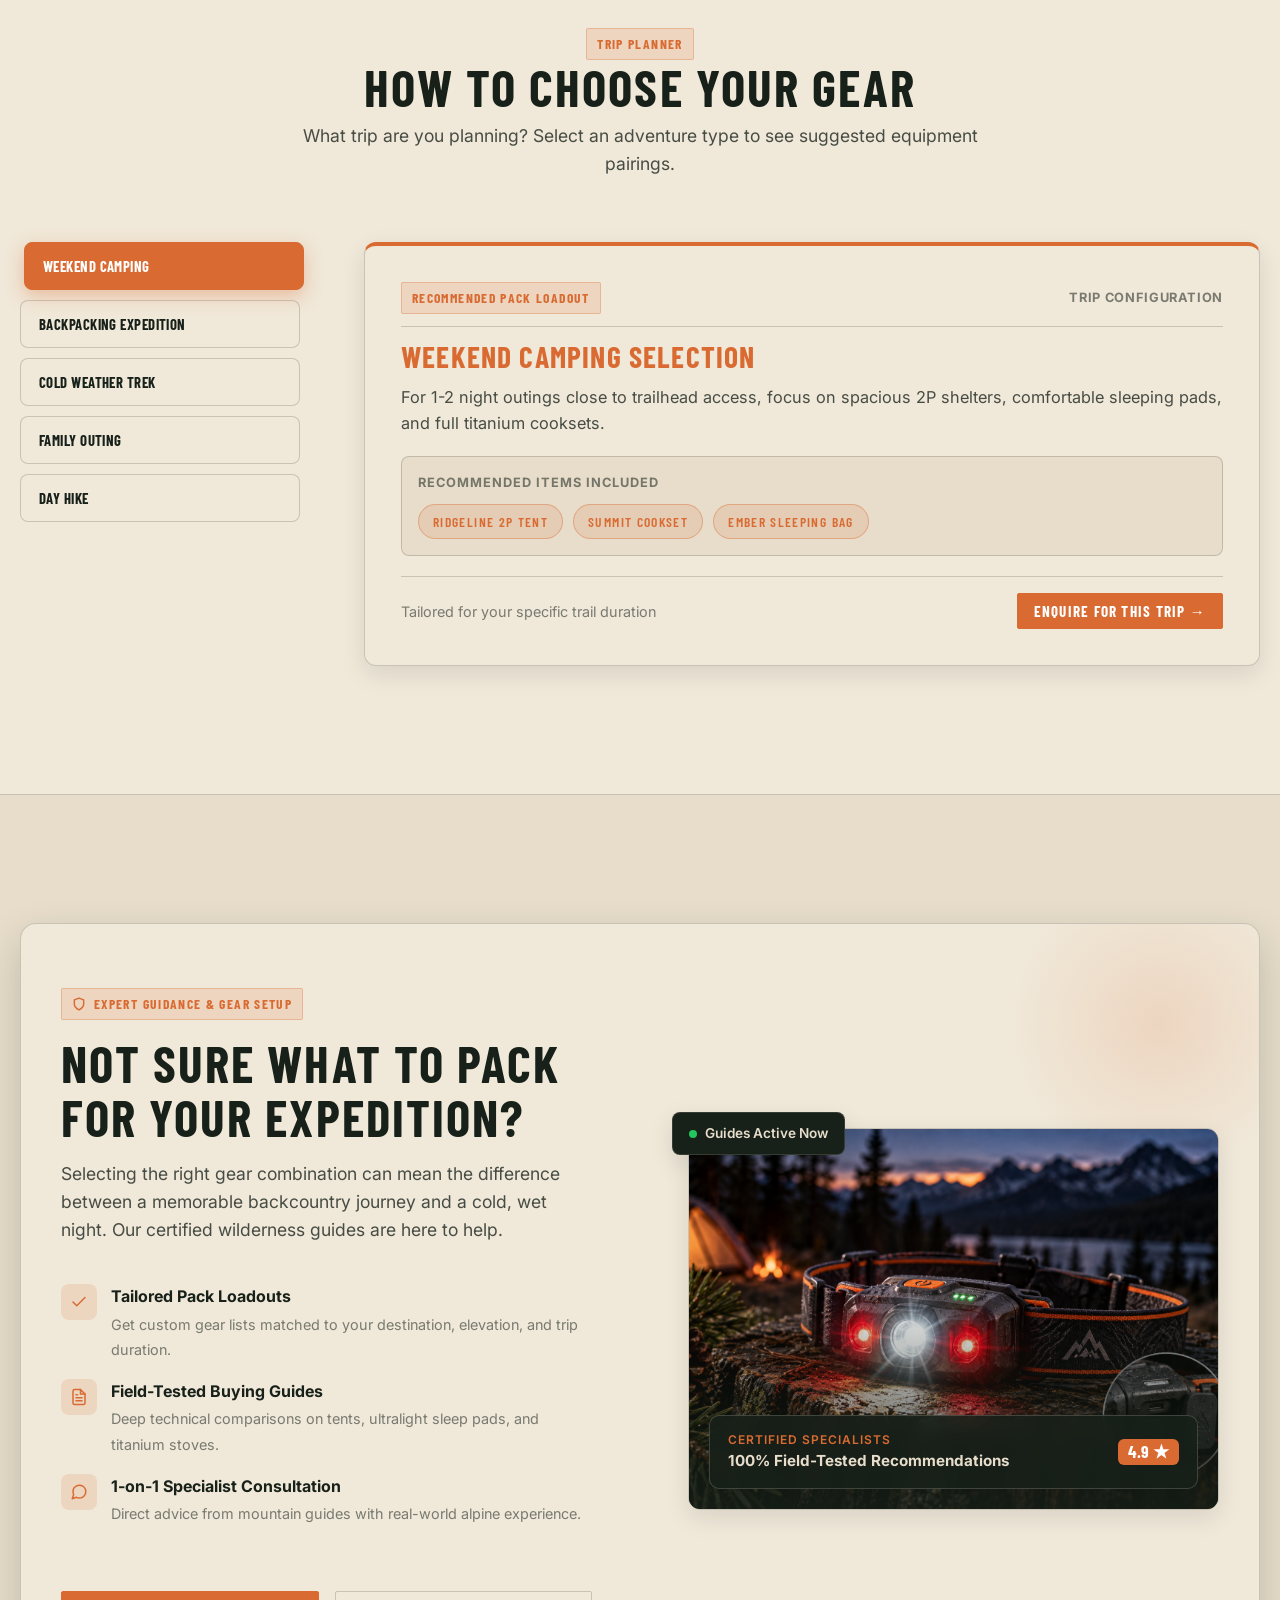
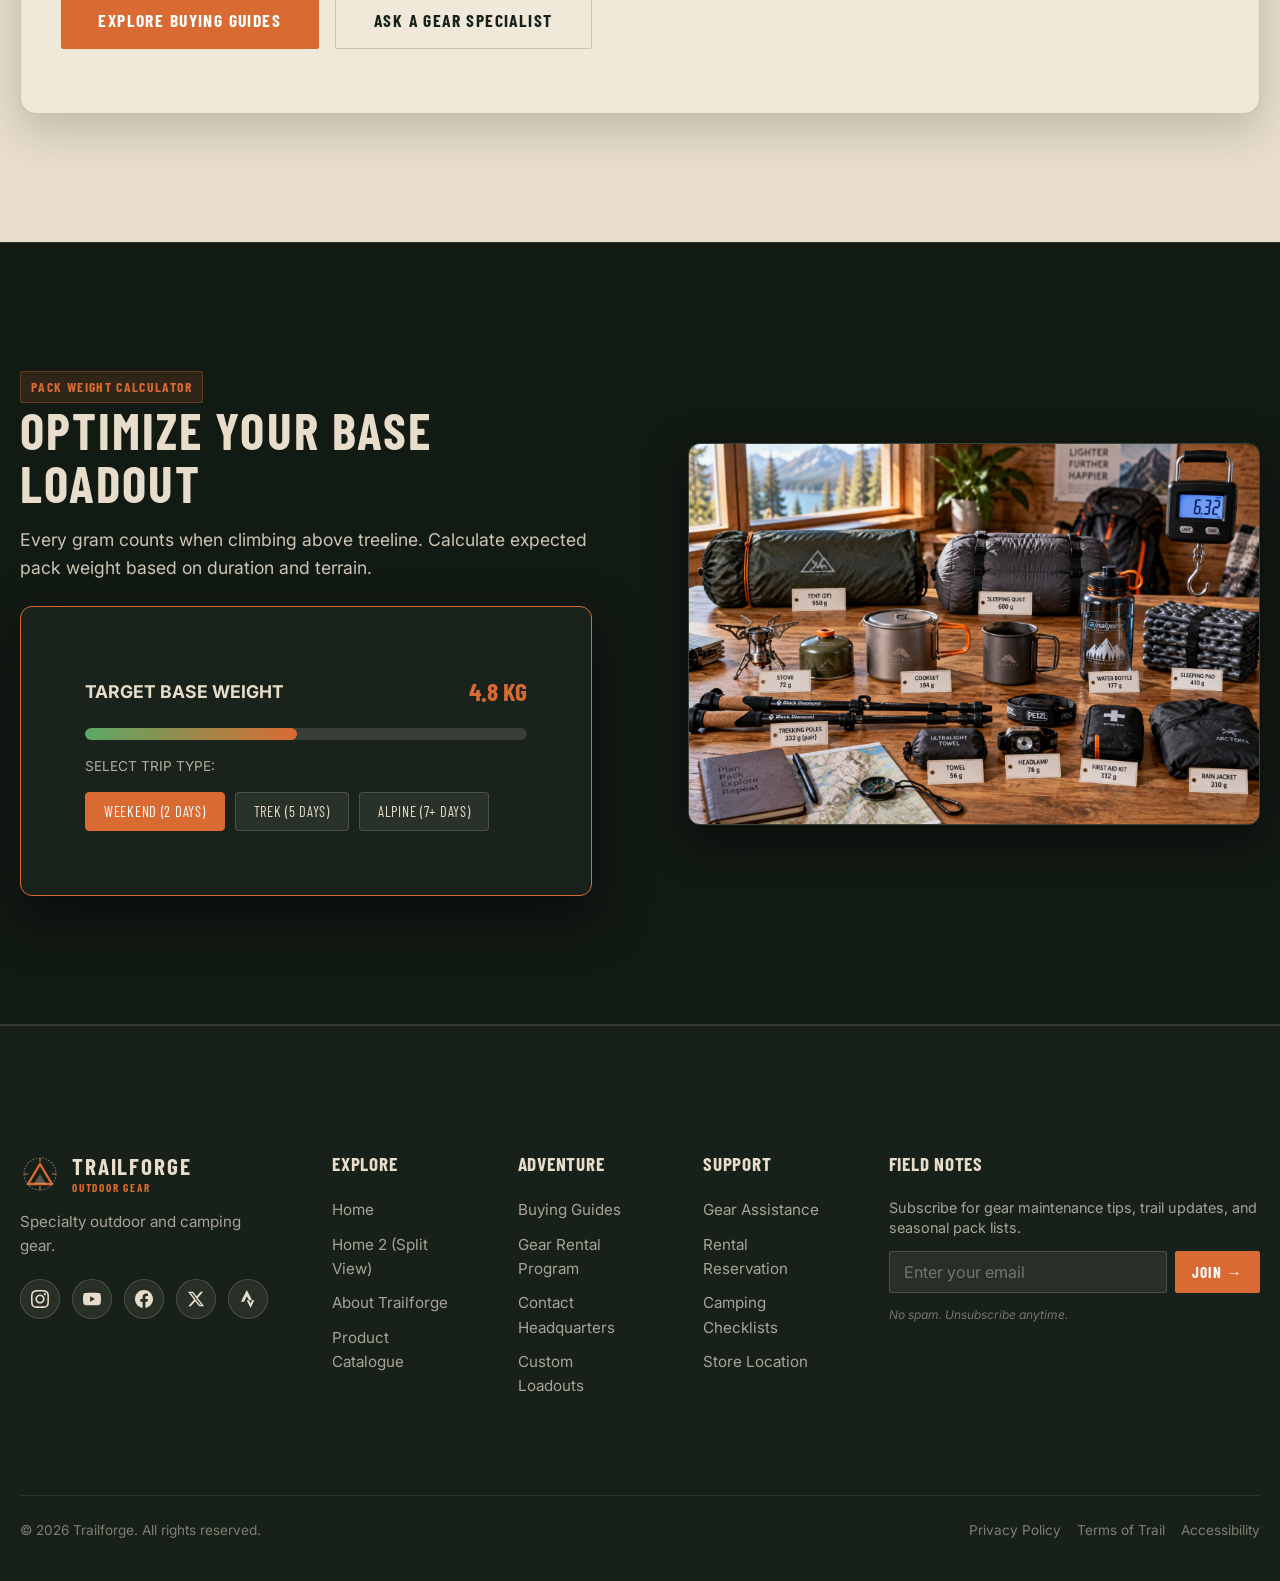
<file: products.html>
<!DOCTYPE html>
<html lang="en" data-theme="light" dir="ltr">
<head>
  <meta charset="UTF-8">
  <meta name="viewport" content="width=device-width, initial-scale=1.0">
  <title>Camping & Outdoor Gear | Trailforge</title>
  <meta name="description" content="Explore purpose-built tents, backpacks, sleeping bags, cookware, and technical outdoor apparel.">
  <meta property="og:title" content="Camping & Outdoor Gear | Trailforge">
  <meta property="og:description" content="Discover technical camping gear engineered for mountain trail readiness.">
  <link rel="icon" type="image/svg+xml" href="assets/images/favicon.svg">
  <link rel="stylesheet" href="assets/css/style.css">
</head>
<body>

  <!-- NAVBAR -->
  <header class="navbar">
    <div class="container navbar-inner">
      <a href="index.html" class="brand-logo" aria-label="Trailforge Home">
        <svg class="brand-logo-icon" viewBox="0 0 100 100" fill="none"><path d="M20 75L50 25L80 75H20Z" stroke="#D96B32" stroke-width="6"/><path d="M35 75L50 50L65 75H35Z" fill="#E7DDCA" opacity="0.3"/><circle cx="50" cy="50" r="40" stroke="#E7DDCA" stroke-width="3" stroke-dasharray="4 4" opacity="0.4"/><path d="M50 10V20M50 80V90M10 50H20M80 50H90" stroke="#D96B32" stroke-width="3"/></svg>
        <div>
          <span class="brand-title">TRAILFORGE</span>
          <span class="brand-desc">OUTDOOR GEAR</span>
        </div>
      </a>
      <nav class="nav-menu" aria-label="Main Navigation">
        <a href="index.html" class="nav-link">Home</a>
        <a href="home-2.html" class="nav-link">Home 2</a>
        <a href="about.html" class="nav-link">About</a>
        <a href="products.html" class="nav-link active">Products</a>
        <a href="guides.html" class="nav-link">Buying Guides</a>
        <a href="rental.html" class="nav-link">Gear Rental</a>
        <a href="contact.html" class="nav-link">Contact</a>
      </nav>
      <div class="nav-actions">
        <button class="icon-btn search-toggle-btn desktop-only-action">🔍</button>
        <button class="icon-btn theme-toggle-btn desktop-only-action">🌙</button>
        <button class="icon-btn rtl-toggle-btn desktop-only-action">RTL</button>
        <button class="btn btn-primary btn-sm desktop-only-action open-enquiry-btn">ENQUIRE ABOUT GEAR →</button>
        <button class="hamburger-btn" id="hamburger-btn"><span></span><span></span><span></span></button>
      </div>
    </div>
  </header>

  <!-- MOBILE DRAWER -->
  <div class="mobile-drawer" id="mobile-drawer" aria-hidden="true">
    <div class="drawer-panel">
      <div>
        <div class="drawer-header">
          <a href="index.html" class="brand-logo" aria-label="Trailforge Home">
            <svg class="brand-logo-icon" viewBox="0 0 100 100" fill="none" xmlns="http://www.w3.org/2000/svg">
              <path d="M20 75L50 25L80 75H20Z" stroke="#D96B32" stroke-width="6" stroke-linejoin="round"/>
              <path d="M35 75L50 50L65 75H35Z" fill="#E7DDCA" opacity="0.3"/>
              <circle cx="50" cy="50" r="40" stroke="#E7DDCA" stroke-width="3" stroke-dasharray="4 4" opacity="0.4"/>
              <path d="M50 10V20M50 80V90M10 50H20M80 50H90" stroke="#D96B32" stroke-width="3"/>
            </svg>
            <div>
              <span class="brand-title">TRAILFORGE</span>
              <span class="brand-desc">OUTDOOR GEAR</span>
            </div>
          </a>
          <button class="modal-close-btn" id="drawer-close-btn">✕</button>
        </div>
        <nav class="drawer-nav">
          <a href="index.html" class="nav-link">Home</a>
          <a href="home-2.html" class="nav-link">Home 2</a>
          <a href="about.html" class="nav-link">About</a>
          <a href="products.html" class="nav-link active">Products</a>
          <a href="guides.html" class="nav-link">Buying Guides</a>
          <a href="rental.html" class="nav-link">Gear Rental</a>
          <a href="contact.html" class="nav-link">Contact</a>
        </nav>
      </div>
      <div class="drawer-controls">
        <div class="drawer-icon-actions">
          <button class="icon-btn search-toggle-btn" aria-label="Open Search">🔍</button>
          <button class="icon-btn theme-toggle-btn" aria-label="Toggle Light Dark Theme">
            <span class="theme-icon">🌙</span>
          </button>
          <button class="icon-btn rtl-toggle-btn" aria-label="Toggle LTR RTL">
            <span class="rtl-label" style="font-size: 0.75rem; font-weight: 700;">RTL</span>
          </button>
        </div>
        <button class="btn btn-primary open-enquiry-btn" style="width:100%;">ENQUIRE ABOUT GEAR →</button>
      </div>
    </div>
  </div>

  <main>
    <!-- ==========================================================================
         PRODUCTS — SECTION 01 — HERO
         ========================================================================== -->
    <section class="hero-sec" style="height: 260px; min-height: 260px; display: flex; align-items: center; justify-content: center; padding: 0;">
      <img src="assets/images/23.png" alt="Product banner campsite" class="hero-bg-img">
      <div class="hero-overlay"></div>
      <div class="container hero-content scroll-reveal" style="text-align:center; margin-inline:auto; padding:0;">
        <span class="badge" style="margin-bottom:8px;">EQUIPMENT DISCOVERY</span>
        <h1 class="hero-title" style="font-size: clamp(2rem, 4vw, 3rem); margin-bottom:8px; line-height:1.1;">GEAR FOR CAMP & TRAIL</h1>
        <p class="hero-lead" style="margin-inline:auto; margin-bottom:0; font-size: clamp(0.95rem, 1.5vw, 1.1rem); max-width:620px;">Discover technical tents, packs, sleep systems, and trail essentials.</p>
      </div>
    </section>

    <!-- ==========================================================================
         PRODUCTS — SECTION 02 & 03 — INTERACTIVE FILTERS & CATALOGUE
         ========================================================================== -->
    <section class="section">
      <div class="container">
        <div class="section-header scroll-reveal">
          <span class="badge">FILTER BY CATEGORY</span>
          <h2 class="section-title">THE GEAR COLLECTION</h2>
          <p class="section-subtitle">Select a product category to refine specifications and detailed descriptions.</p>
        </div>

        <!-- Section 02 Filter Bar -->
        <div class="product-filter-bar scroll-reveal">
          <button class="filter-btn active" data-category="ALL">ALL GEAR</button>
          <button class="filter-btn" data-category="TENTS">TENTS</button>
          <button class="filter-btn" data-category="BACKPACKS">BACKPACKS</button>
          <button class="filter-btn" data-category="SLEEPING">SLEEPING</button>
          <button class="filter-btn" data-category="COOKWARE">COOKWARE</button>
          <button class="filter-btn" data-category="APPAREL">APPAREL</button>
          <button class="filter-btn" data-category="LIGHTING">LIGHTING</button>
        </div>

        <!-- Section 03 Product Catalogue Grid -->
        <div class="products-grid" id="products-grid-container">
          <!-- Dynamically populated by main.js -->
        </div>
      </div>
    </section>

    <!-- ==========================================================================
         PRODUCTS — SECTION 04 — HOW TO CHOOSE
         ========================================================================== -->
    <section class="section" style="background-color: var(--bg-surface); border-block: 1px solid var(--border-color);">
      <div class="container">
        <div class="section-header scroll-reveal">
          <span class="badge">TRIP PLANNER</span>
          <h2 class="section-title">HOW TO CHOOSE YOUR GEAR</h2>
          <p class="section-subtitle">What trip are you planning? Select an adventure type to see suggested equipment pairings.</p>
        </div>

        <div class="planner-container scroll-reveal">
          <div class="planner-tabs" id="planner-tabs">
            <button class="planner-btn active" onclick="showPlannerResult('weekend', this)">Weekend Camping</button>
            <button class="planner-btn" onclick="showPlannerResult('backpacking', this)">Backpacking Expedition</button>
            <button class="planner-btn" onclick="showPlannerResult('cold', this)">Cold Weather Trek</button>
            <button class="planner-btn" onclick="showPlannerResult('family', this)">Family Outing</button>
            <button class="planner-btn" onclick="showPlannerResult('day', this)">Day Hike</button>
          </div>

          <div id="planner-display" class="planner-display">
            <div>
              <div class="planner-badge-row">
                <span class="badge" id="planner-badge">RECOMMENDED PACK LOADOUT</span>
                <span style="font-size:0.8rem; color:var(--text-muted); font-weight:700; letter-spacing:0.05em; text-transform:uppercase;">TRIP CONFIGURATION</span>
              </div>
              <h3 id="planner-title" style="font-size:1.85rem; margin-bottom: 12px; color: var(--color-signal-orange);">Weekend Camping Selection</h3>
              <p id="planner-desc" style="color:var(--text-secondary); font-size:1.02rem; line-height:1.6; margin-bottom: 20px;">
                For 1-2 night outings close to trailhead access, focus on spacious 2P shelters, comfortable sleeping pads, and full titanium cooksets.
              </p>
            </div>
            
            <div>
              <div class="planner-tags-box">
                <span style="font-size:0.8rem; font-weight:700; text-transform:uppercase; letter-spacing:1px; color:var(--text-muted); display:block; margin-bottom:10px;">RECOMMENDED ITEMS INCLUDED</span>
                <div id="planner-tags" style="display:flex; gap:10px; flex-wrap:wrap;">
                  <span class="badge">Ridgeline 2P Tent</span>
                  <span class="badge">Summit Cookset</span>
                  <span class="badge">Ember Sleeping Bag</span>
                </div>
              </div>

              <div class="planner-footer-row">
                <span style="font-size:0.9rem; color:var(--text-muted);">Tailored for your specific trail duration</span>
                <button class="btn btn-primary btn-sm open-enquiry-btn" data-product-name="Trip Planner Advice">ENQUIRE FOR THIS TRIP →</button>
              </div>
            </div>
          </div>
        </div>
      </div>
    </section>

    <!-- ==========================================================================
         PRODUCTS — SECTION 05 — EXPERT GUIDANCE
         ========================================================================== -->
    <section class="section sec-expert-guidance scroll-reveal">
      <div class="container">
        <div class="expert-guidance-card" style="background: var(--bg-surface); border: 1px solid var(--border-color); border-radius: 16px; padding: var(--space-xl) var(--space-lg); position: relative; overflow: hidden; box-shadow: var(--shadow-lg);">
          <!-- Ambient Decorative Backdrop Glow -->
          <div style="position: absolute; top: -50px; right: -50px; width: 300px; height: 300px; background: radial-gradient(circle, rgba(217, 107, 50, 0.15) 0%, rgba(0,0,0,0) 70%); pointer-events: none; border-radius: 50%;"></div>
          
          <div class="grid grid-2" style="align-items: center; gap: var(--space-2xl);">
            <!-- Left Text Content -->
            <div>
              <span class="badge" style="margin-bottom: 16px; display: inline-flex; align-items: center; gap: 8px;">
                <svg width="14" height="14" viewBox="0 0 24 24" fill="none" stroke="currentColor" stroke-width="2.5" stroke-linecap="round" stroke-linejoin="round"><path d="M12 22s8-4 8-10V5l-8-3-8 3v7c0 6 8 10 8 10z"/></svg>
                EXPERT GUIDANCE &amp; GEAR SETUP
              </span>
              <h2 class="section-title" style="text-align: left; margin-bottom: 16px;">
                NOT SURE WHAT TO PACK FOR YOUR EXPEDITION?
              </h2>
              <p class="section-subtitle" style="text-align: left; margin-bottom: var(--space-lg); max-width: 540px;">
                Selecting the right gear combination can mean the difference between a memorable backcountry journey and a cold, wet night. Our certified wilderness guides are here to help.
              </p>
              
              <!-- Feature List -->
              <div style="display: flex; flex-direction: column; gap: 16px; margin-bottom: var(--space-xl);">
                <div style="display: flex; align-items: flex-start; gap: 14px;">
                  <div style="width: 36px; height: 36px; border-radius: 8px; background: var(--accent-alpha); display: flex; align-items: center; justify-content: center; flex-shrink: 0; color: var(--color-signal-orange);">
                    <svg width="18" height="18" viewBox="0 0 24 24" fill="none" stroke="currentColor" stroke-width="2" stroke-linecap="round" stroke-linejoin="round"><polyline points="20 6 9 17 4 12"/></svg>
                  </div>
                  <div>
                    <strong style="display: block; font-size: 1rem; color: var(--text-primary); margin-bottom: 2px;">Tailored Pack Loadouts</strong>
                    <span style="font-size: 0.9rem; color: var(--text-muted);">Get custom gear lists matched to your destination, elevation, and trip duration.</span>
                  </div>
                </div>
                
                <div style="display: flex; align-items: flex-start; gap: 14px;">
                  <div style="width: 36px; height: 36px; border-radius: 8px; background: var(--accent-alpha); display: flex; align-items: center; justify-content: center; flex-shrink: 0; color: var(--color-signal-orange);">
                    <svg width="18" height="18" viewBox="0 0 24 24" fill="none" stroke="currentColor" stroke-width="2" stroke-linecap="round" stroke-linejoin="round"><path d="M14 2H6a2 2 0 0 0-2 2v16a2 2 0 0 0 2 2h12a2 2 0 0 0 2-2V8z"/><polyline points="14 2 14 8 20 8"/><line x1="16" y1="13" x2="8" y2="13"/><line x1="16" y1="17" x2="8" y2="17"/><polyline points="10 9 9 9 8 9"/></svg>
                  </div>
                  <div>
                    <strong style="display: block; font-size: 1rem; color: var(--text-primary); margin-bottom: 2px;">Field-Tested Buying Guides</strong>
                    <span style="font-size: 0.9rem; color: var(--text-muted);">Deep technical comparisons on tents, ultralight sleep pads, and titanium stoves.</span>
                  </div>
                </div>

                <div style="display: flex; align-items: flex-start; gap: 14px;">
                  <div style="width: 36px; height: 36px; border-radius: 8px; background: var(--accent-alpha); display: flex; align-items: center; justify-content: center; flex-shrink: 0; color: var(--color-signal-orange);">
                    <svg width="18" height="18" viewBox="0 0 24 24" fill="none" stroke="currentColor" stroke-width="2" stroke-linecap="round" stroke-linejoin="round"><path d="M21 11.5a8.38 8.38 0 0 1-.9 3.8 8.5 8.5 0 0 1-7.6 4.7 8.38 8.38 0 0 1-3.8-.9L3 21l1.9-5.7a8.38 8.38 0 0 1-.9-3.8 8.5 8.5 0 0 1 4.7-7.6 8.38 8.38 0 0 1 3.8-.9h.5a8.48 8.48 0 0 1 8 8v.5z"/></svg>
                  </div>
                  <div>
                    <strong style="display: block; font-size: 1rem; color: var(--text-primary); margin-bottom: 2px;">1-on-1 Specialist Consultation</strong>
                    <span style="font-size: 0.9rem; color: var(--text-muted);">Direct advice from mountain guides with real-world alpine experience.</span>
                  </div>
                </div>
              </div>

              <!-- Action Buttons -->
              <div class="expert-guidance-actions">
                <a href="guides.html" class="btn btn-primary">EXPLORE BUYING GUIDES</a>
                <a href="contact.html" class="btn btn-outline">ASK A GEAR SPECIALIST</a>
              </div>
            </div>

            <!-- Right Visual Component -->
            <div style="position: relative;">
              <div style="position: relative; border-radius: 12px; overflow: hidden; border: 1px solid var(--border-color); box-shadow: var(--shadow-md);">
                <img src="assets/images/30.png" alt="Trailforge Expert Gear Testing" style="width: 100%; height: 380px; object-fit: cover; display: block;">
                <div style="position: absolute; inset: 0; background: linear-gradient(to top, rgba(23,32,25,0.85) 0%, transparent 60%);"></div>
                
                <!-- Floating Info Badge on Image -->
                <div class="expert-bottom-badge" style="position: absolute; bottom: 20px; left: 20px; right: 20px; background: rgba(23, 32, 25, 0.85); backdrop-filter: blur(8px); border: 1px solid rgba(231, 221, 202, 0.2); border-radius: 10px; padding: 14px 18px; display: flex; align-items: center; justify-content: space-between;">
                  <div class="expert-bottom-text">
                    <span style="font-size: 0.75rem; text-transform: uppercase; letter-spacing: 1px; color: var(--color-signal-orange); font-weight: 600; display: block;">CERTIFIED SPECIALISTS</span>
                    <strong style="font-size: 0.95rem; color: #E7DDCA; display: block;">100% Field-Tested Recommendations</strong>
                  </div>
                  <div class="expert-rating-pill" style="background: var(--color-signal-orange); color: #FFF; font-family: var(--font-heading); font-weight: 700; font-size: 1.1rem; padding: 4px 10px; border-radius: 6px;">
                    4.9 ★
                  </div>
                </div>
              </div>

              <!-- Secondary Floating Badge -->
              <div class="expert-active-badge" style="position: absolute; top: -16px; left: -16px; background: var(--bg-dark-surface); color: var(--text-on-dark); border: 1px solid var(--border-dark-color); border-radius: 8px; padding: 10px 16px; font-size: 0.85rem; font-weight: 600; display: flex; align-items: center; gap: 8px; box-shadow: var(--shadow-md);">
                <span style="width: 8px; height: 8px; border-radius: 50%; background: #22C55E; display: inline-block;"></span>
                Guides Active Now
              </div>
            </div>
          </div>
        </div>
      </div>
    </section>

    <!-- ==========================================================================
         PRODUCTS.HTML UNIQUE SECTION — EXPLORER PACK WEIGHT CALCULATOR
         ========================================================================== -->
    <section class="section sec-pack-calculator scroll-reveal">
      <div class="container">
        <div class="grid grid-2" style="align-items: center; gap: var(--space-2xl);">
          <div>
            <span class="badge">PACK WEIGHT CALCULATOR</span>
            <h2 style="font-size: clamp(2.2rem, 4vw, 3.2rem); margin-bottom: 16px; color: var(--color-trail-sand);">
              OPTIMIZE YOUR BASE LOADOUT
            </h2>
            <p style="font-size: 1.1rem; color: rgba(231, 221, 202, 0.88); margin-bottom: var(--space-md); line-height: 1.6;">
              Every gram counts when climbing above treeline. Calculate expected pack weight based on duration and terrain.
            </p>
            
            <div class="calculator-box">
              <div style="display:flex; justify-content:space-between; align-items:center;">
                <strong style="font-size:1.1rem; color:var(--color-trail-sand);">TARGET BASE WEIGHT</strong>
                <span id="pack-weight-val" style="font-family:var(--font-heading); font-size:1.6rem; color:var(--color-signal-orange); font-weight:700;">4.8 KG</span>
              </div>
              <div class="weight-meter-bar">
                <div class="weight-meter-fill" id="weight-meter-fill" style="width: 48%;"></div>
              </div>
              <p style="font-size:0.85rem; color:rgba(231, 221, 202, 0.75); margin-bottom:12px;">SELECT TRIP TYPE:</p>
              <div class="calc-btn-group">
                <button class="calc-opt-btn active" onclick="document.getElementById('pack-weight-val').innerText='4.8 KG'; document.getElementById('weight-meter-fill').style.width='48%'; this.parentNode.querySelectorAll('button').forEach(b=>b.classList.remove('active')); this.classList.add('active');">WEEKEND (2 DAYS)</button>
                <button class="calc-opt-btn" onclick="document.getElementById('pack-weight-val').innerText='7.2 KG'; document.getElementById('weight-meter-fill').style.width='72%'; this.parentNode.querySelectorAll('button').forEach(b=>b.classList.remove('active')); this.classList.add('active');">TREK (5 DAYS)</button>
                <button class="calc-opt-btn" onclick="document.getElementById('pack-weight-val').innerText='9.5 KG'; document.getElementById('weight-meter-fill').style.width='95%'; this.parentNode.querySelectorAll('button').forEach(b=>b.classList.remove('active')); this.classList.add('active');">ALPINE (7+ DAYS)</button>
              </div>
            </div>
          </div>

          <div style="position: relative; border-radius: 12px; overflow: hidden; border: 1px solid rgba(231,221,202,0.2); box-shadow: 0 15px 40px rgba(0,0,0,0.5);">
            <img src="assets/images/24.png" alt="Ultralight Knolling Outdoor Gear" style="width:100%; height:380px; object-fit:cover;">
          </div>
        </div>
      </div>
    </section>
  </main>

  <footer class="footer">
    <div class="container">
      <div class="footer-grid">
        <!-- Col 1: Brand & Socials -->
        <div>
          <a href="index.html" class="brand-logo" aria-label="Trailforge Home" style="margin-bottom: 16px; display: inline-flex;">
            <svg class="brand-logo-icon" viewBox="0 0 100 100" fill="none" xmlns="http://www.w3.org/2000/svg">
              <path d="M20 75L50 25L80 75H20Z" stroke="#D96B32" stroke-width="6" stroke-linejoin="round"/>
              <path d="M35 75L50 50L65 75H35Z" fill="#E7DDCA" opacity="0.3"/>
              <circle cx="50" cy="50" r="40" stroke="#E7DDCA" stroke-width="3" stroke-dasharray="4 4" opacity="0.4"/>
              <path d="M50 10V20M50 80V90M10 50H20M80 50H90" stroke="#D96B32" stroke-width="3"/>
            </svg>
            <div>
              <span class="brand-title">TRAILFORGE</span>
              <span class="brand-desc">OUTDOOR GEAR</span>
            </div>
          </a>
          <p style="font-size:0.95rem; color:rgba(231,221,202,0.7);">Specialty outdoor and camping gear.</p>

          <!-- Social Links with Hover Effects -->
          <div class="footer-socials" aria-label="Social Media Links">
            <a href="#" class="footer-social-link" aria-label="Instagram">
              <svg viewBox="0 0 24 24"><path d="M12 2.163c3.204 0 3.584.012 4.85.07 3.252.148 4.771 1.691 4.919 4.919.058 1.265.069 1.645.069 4.849 0 3.205-.012 3.584-.069 4.849-.149 3.225-1.664 4.771-4.919 4.919-1.266.058-1.644.07-4.85.07-3.204 0-3.584-.012-4.849-.07-3.26-.149-4.771-1.699-4.919-4.92-.058-1.265-.07-1.644-.07-4.849 0-3.204.013-3.583.07-4.849.149-3.227 1.664-4.771 4.919-4.919 1.266-.057 1.645-.069 4.849-.069zm0-2.163c-3.259 0-3.667.014-4.947.072-4.358.2-6.78 2.618-6.98 6.98-.059 1.281-.073 1.689-.073 4.948 0 3.259.014 3.668.072 4.948.2 4.358 2.618 6.78 6.98 6.98 1.281.058 1.689.072 4.948.072 3.259 0 3.668-.014 4.948-.072 4.354-.2 6.782-2.618 6.979-6.98.059-1.28.073-1.689.073-4.948 0-3.259-.014-3.667-.072-4.947-.196-4.354-2.617-6.78-6.979-6.98-1.281-.059-1.69-.073-4.949-.073zm0 5.838c-3.403 0-6.162 2.759-6.162 6.162s2.759 6.163 6.162 6.163 6.162-2.759 6.162-6.163c0-3.403-2.759-6.162-6.162-6.162zm0 10.162c-2.209 0-4-1.79-4-4 0-2.209 1.791-4 4-4s4 1.791 4 4c0 2.21-1.791 4-4 4zm6.406-11.845c-.796 0-1.441.645-1.441 1.44s.645 1.44 1.441 1.44c.795 0 1.439-.645 1.439-1.44s-.644-1.44-1.439-1.44z"/></svg>
            </a>
            <a href="#" class="footer-social-link" aria-label="YouTube">
              <svg viewBox="0 0 24 24"><path d="M23.498 6.186a3.016 3.016 0 0 0-2.122-2.136C19.505 3.545 12 3.545 12 3.545s-7.505 0-9.377.505A3.017 3.017 0 0 0 .502 6.186C0 8.07 0 12 0 12s0 3.93.502 5.814a3.016 3.016 0 0 0 2.122 2.136c1.871.505 9.376.505 9.376.505s7.505 0 9.377-.505a3.015 3.015 0 0 0 2.122-2.136C24 15.93 24 12 24 12s0-3.93-.502-5.814zM9.545 15.568V8.432L15.818 12l-6.273 3.568z"/></svg>
            </a>
            <a href="#" class="footer-social-link" aria-label="Facebook">
              <svg viewBox="0 0 24 24"><path d="M24 12.073c0-6.627-5.373-12-12-12s-12 5.373-12 12c0 5.99 4.388 10.954 10.125 11.854v-8.385H7.078v-3.47h3.047V9.43c0-3.007 1.792-4.669 4.533-4.669 1.312 0 2.686.235 2.686.235v2.953H15.83c-1.491 0-1.956.925-1.956 1.874v2.25h3.328l-.532 3.47h-2.796v8.385C19.612 23.027 24 18.062 24 12.073z"/></svg>
            </a>
            <a href="#" class="footer-social-link" aria-label="X (Twitter)">
              <svg viewBox="0 0 24 24"><path d="M18.244 2.25h3.308l-7.227 8.26 8.502 11.24H16.17l-5.214-6.817L4.99 21.75H1.68l7.73-8.835L1.254 2.25H8.08l4.713 6.231zm-1.161 17.52h1.833L7.084 4.126H5.117z"/></svg>
            </a>
            <a href="#" class="footer-social-link" aria-label="Strava Trails">
              <svg viewBox="0 0 24 24"><path d="M15.387 17.944l-2.089-4.116h-3.065L15.387 24l5.15-10.172h-3.066m-7.008-5.599l2.836 5.598h4.172L10.463 0l-7.92 15.598h4.173"/></svg>
            </a>
          </div>


        </div>

        <!-- Col 2: Navigation Links -->
        <div>
          <h4 class="footer-col-title">EXPLORE</h4>
          <div class="footer-links">
            <a href="index.html">Home</a>
            <a href="home-2.html">Home 2 (Split View)</a>
            <a href="about.html">About Trailforge</a>
            <a href="products.html">Product Catalogue</a>
          </div>
        </div>

        <!-- Col 3: Adventure Links -->
        <div>
          <h4 class="footer-col-title">ADVENTURE</h4>
          <div class="footer-links">
            <a href="guides.html">Buying Guides</a>
            <a href="rental.html">Gear Rental Program</a>
            <a href="contact.html">Contact Headquarters</a>
            <a href="#" class="open-enquiry-btn">Custom Loadouts</a>
          </div>
        </div>

        <!-- Col 4: Support Links -->
        <div>
          <h4 class="footer-col-title">SUPPORT</h4>
          <div class="footer-links">
            <a href="#" class="open-enquiry-btn">Gear Assistance</a>
            <a href="rental.html">Rental Reservation</a>
            <a href="guides.html">Camping Checklists</a>
            <a href="contact.html">Store Location</a>
          </div>
        </div>

        <!-- Col 5: Field Notes Newsletter -->
        <div>
          <h4 class="footer-col-title">FIELD NOTES</h4>
          <p style="font-size:0.9rem; color:rgba(231,221,202,0.7); margin-bottom:12px; line-height:1.4;">
            Subscribe for gear maintenance tips, trail updates, and seasonal pack lists.
          </p>
          <div class="newsletter-box">
            <div class="newsletter-input-wrap">
              <input type="email" placeholder="Enter your email" class="newsletter-input" aria-label="Email Address">
              <button class="btn btn-primary btn-sm" onclick="alert('Subscribed to Trailforge Field Notes!');">JOIN →</button>
            </div>
            <em style="font-size:0.75rem; color:rgba(231,221,202,0.45); display:block;">No spam. Unsubscribe anytime.</em>
          </div>
        </div>
      </div>

      <div class="footer-bottom">
        <div>© 2026 Trailforge. All rights reserved.</div>
        <div style="display:flex; gap:16px;">
          <a href="#">Privacy Policy</a>
          <a href="#">Terms of Trail</a>
          <a href="#">Accessibility</a>
        </div>
      </div>
    </div>
  </footer>

  <!-- GLOBAL ENQUIRY POPUP MODAL -->
  <div class="modal-overlay" id="enquiry-modal" aria-hidden="true">
    <div class="modal-panel">
      <button class="modal-close-btn" id="enquiry-close-btn" aria-label="Close Modal">✕</button>
      <div id="enquiry-form-container">
        <span class="badge" style="margin-bottom:4px;">TRAILFORGE ASSISTANCE</span>
        <h2 style="font-size:1.75rem; margin-bottom:12px;">LET'S TALK GEAR</h2>
        <div id="enquiry-success" style="display:none; background: var(--accent-alpha); border:1px solid var(--color-signal-orange); padding: 14px; text-align:center; margin-bottom:12px;">
          <h3 style="color:var(--color-signal-orange); font-size:1.4rem; margin-bottom:4px;">ENQUIRY RECEIVED</h3>
          <p style="margin:0; font-size:0.9rem;">Thanks — your enquiry has been prepared for the Trailforge team.</p>
        </div>
        <form id="enquiry-form">
          <div class="form-grid">
            <div class="form-group">
              <label class="form-label" for="enquiry-name">Full Name *</label>
              <input type="text" id="enquiry-name" class="form-control" required placeholder="Alex Mercer">
            </div>
            <div class="form-group">
              <label class="form-label" for="enquiry-email">Email Address *</label>
              <input type="email" id="enquiry-email" class="form-control" required placeholder="alex@example.com">
            </div>
          </div>
          <div class="form-grid">
            <div class="form-group">
              <label class="form-label" for="enquiry-phone">Phone Number</label>
              <input type="tel" id="enquiry-phone" class="form-control" placeholder="+1 (555) 000-0000">
            </div>
            <div class="form-group">
              <label class="form-label" for="enquiry-type">Enquiry Type</label>
              <select id="enquiry-type" class="form-control">
                <option value="Product Question">Product Question</option>
                <option value="Gear Recommendation">Gear Recommendation</option>
                <option value="Rental Enquiry">Rental Enquiry</option>
                <option value="Buying Guide Help">Buying Guide Help</option>
                <option value="General Enquiry">General Enquiry</option>
              </select>
            </div>
          </div>
          <div class="form-grid">
            <div class="form-group">
              <label class="form-label" for="enquiry-product">Product / Gear Selected</label>
              <input type="text" id="enquiry-product" class="form-control" placeholder="Specific gear or leave blank">
            </div>
            <div class="form-group">
              <label class="form-label" for="enquiry-date">Preferred Trip Date</label>
              <input type="date" id="enquiry-date" class="form-control">
            </div>
          </div>
          <div class="form-grid">
            <div class="form-group">
              <label class="form-label" for="enquiry-trip">Trip Type</label>
              <select id="enquiry-trip" class="form-control">
                <option value="Weekend Camping">Weekend Camping</option>
                <option value="Backpacking">Backpacking</option>
                <option value="Hiking">Hiking</option>
                <option value="Family Camping">Family Camping</option>
                <option value="Road Trip">Road Trip</option>
                <option value="Other">Other</option>
              </select>
            </div>
            <div class="form-group">
              <label class="form-label" for="enquiry-people">Number of People</label>
              <select id="enquiry-people" class="form-control">
                <option value="1">1 Person</option>
                <option value="2">2 People</option>
                <option value="3-4">3–4 People</option>
                <option value="5+">5+ People</option>
              </select>
            </div>
          </div>
          <div class="form-group">
            <label class="form-label" for="enquiry-message">Message *</label>
            <textarea id="enquiry-message" class="form-control" rows="2" required placeholder="Tell us about your upcoming trip or gear questions..."></textarea>
          </div>
          <div class="modal-actions">
            <button type="button" class="btn btn-outline" onclick="document.getElementById('enquiry-modal').classList.remove('open');">Maybe Later</button>
            <button type="submit" class="btn btn-primary">SEND ENQUIRY →</button>
          </div>
        </form>
      </div>
    </div>
  </div>

  <div class="modal-overlay" id="search-modal" aria-hidden="true">
    <div class="modal-panel" style="max-width: 600px;">
      <button class="modal-close-btn" id="search-close-btn">✕</button>
      <h3 style="font-size:1.8rem; margin-bottom:16px;">FIND GEAR OR INFORMATION</h3>
      <input type="text" id="search-input" class="form-control" placeholder="Search products or guides...">
      <div id="search-results" style="margin-top: 16px;"><p class="text-muted">Type to search...</p></div>
    </div>
  </div>

  <div class="modal-overlay" id="product-detail-modal" aria-hidden="true">
    <div class="modal-panel product-modal-panel">
      <div class="product-modal-top-bar">
        <div style="display:flex; align-items:center; gap:8px;">
          <span class="badge" style="font-size:0.75rem;">TRAILFORGE LAB SPECIFICATIONS</span>
          <span class="badge badge-dark" style="font-size:0.72rem;">FIELD VERIFIED</span>
        </div>
        <button class="modal-close-btn" id="product-detail-close" aria-label="Close product details">✕</button>
      </div>
      <div id="product-detail-body"></div>
    </div>
  </div>

  <script src="assets/js/main.js"></script>
  <script>
    function showPlannerResult(type, btn) {
      if (btn) {
        document.querySelectorAll('.planner-btn').forEach(b => b.classList.remove('active'));
        btn.classList.add('active');
      }
      const title = document.getElementById('planner-title');
      const desc = document.getElementById('planner-desc');
      const tags = document.getElementById('planner-tags');

      if (type === 'weekend') {
        title.textContent = 'Weekend Camping Selection';
        desc.textContent = 'For 1-2 night outings close to trailhead access, focus on spacious 2P shelters, comfortable sleeping pads, and full titanium cooksets.';
        tags.innerHTML = '<span class="badge">Ridgeline 2P Tent</span><span class="badge">Summit Cookset</span><span class="badge">Ember Sleeping Bag</span>';
      } else if (type === 'backpacking') {
        title.textContent = 'Backpacking Expedition';
        desc.textContent = 'Prioritize low volume and weight: 38L-50L internal frame packs, ultralight down insulation, and compact headlamps.';
        tags.innerHTML = '<span class="badge">Trailpack 38</span><span class="badge">Nighttrack Headlamp</span><span class="badge">Ember -10°C Sleeping System</span>';
      } else if (type === 'cold') {
        title.textContent = 'Cold Weather Trek';
        desc.textContent = 'Requires 4-season geodesic tent geometry, sub-zero down sleeping bags, and 3-layer weatherproof hard shells.';
        tags.innerHTML = '<span class="badge">Field Shell Jacket</span><span class="badge">Ember -10°C Bag</span><span class="badge">Ridgeline 4-Season Tent</span>';
      } else if (type === 'family') {
        title.textContent = 'Family Outing';
        desc.textContent = 'Opt for maximum vestibule room, durable ground covers, multi-person cookware sets, and high-lumen camp lanterns.';
        tags.innerHTML = '<span class="badge">4P Family Tent</span><span class="badge">Double Sleep Pad</span><span class="badge">Large Camp Cookset</span>';
      } else if (type === 'day') {
        title.textContent = 'Day Hike Essentials';
        desc.textContent = 'Lightweight 20L daypack, compact rain shell, water filtration, and first aid trail kit.';
        tags.innerHTML = '<span class="badge">Field Shell Jacket</span><span class="badge">Trail Pack 20L</span><span class="badge">Nighttrack Headlamp</span>';
      }
    }
  </script>
</body>
</html>
</file>
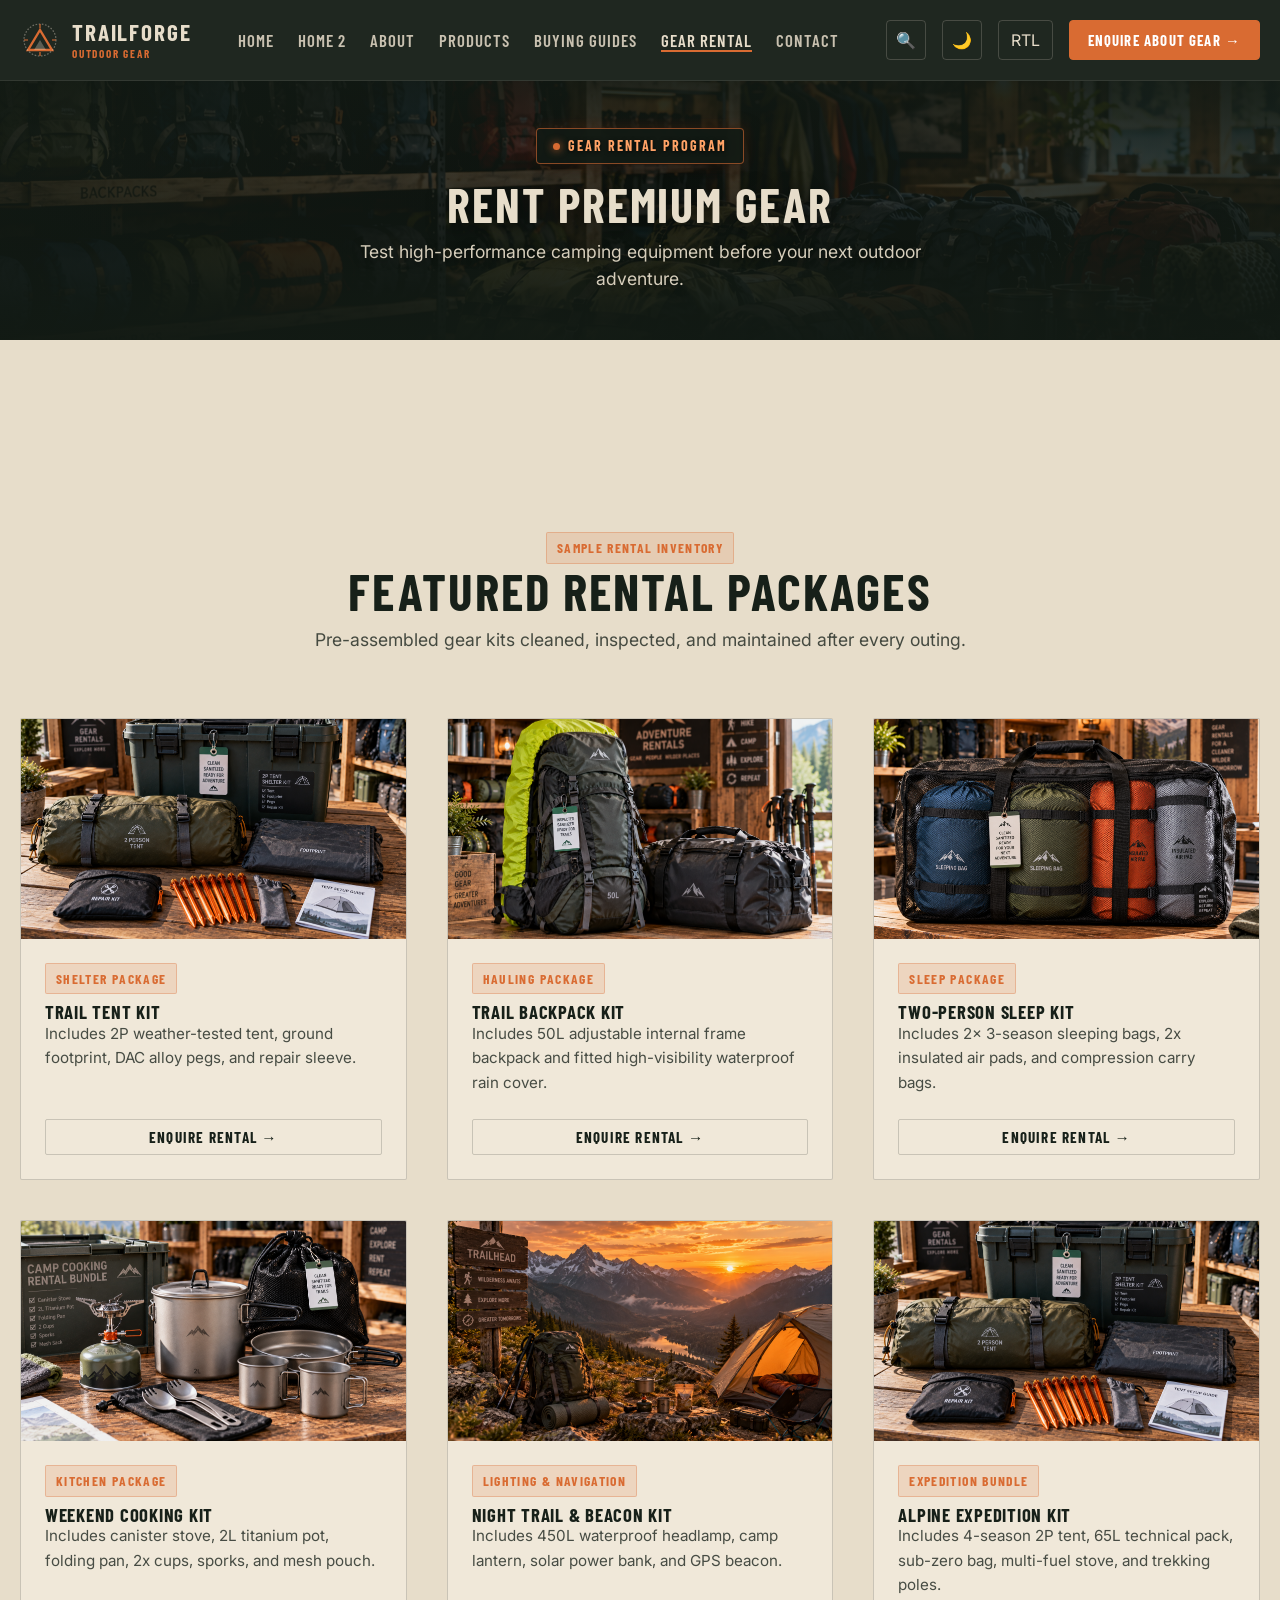
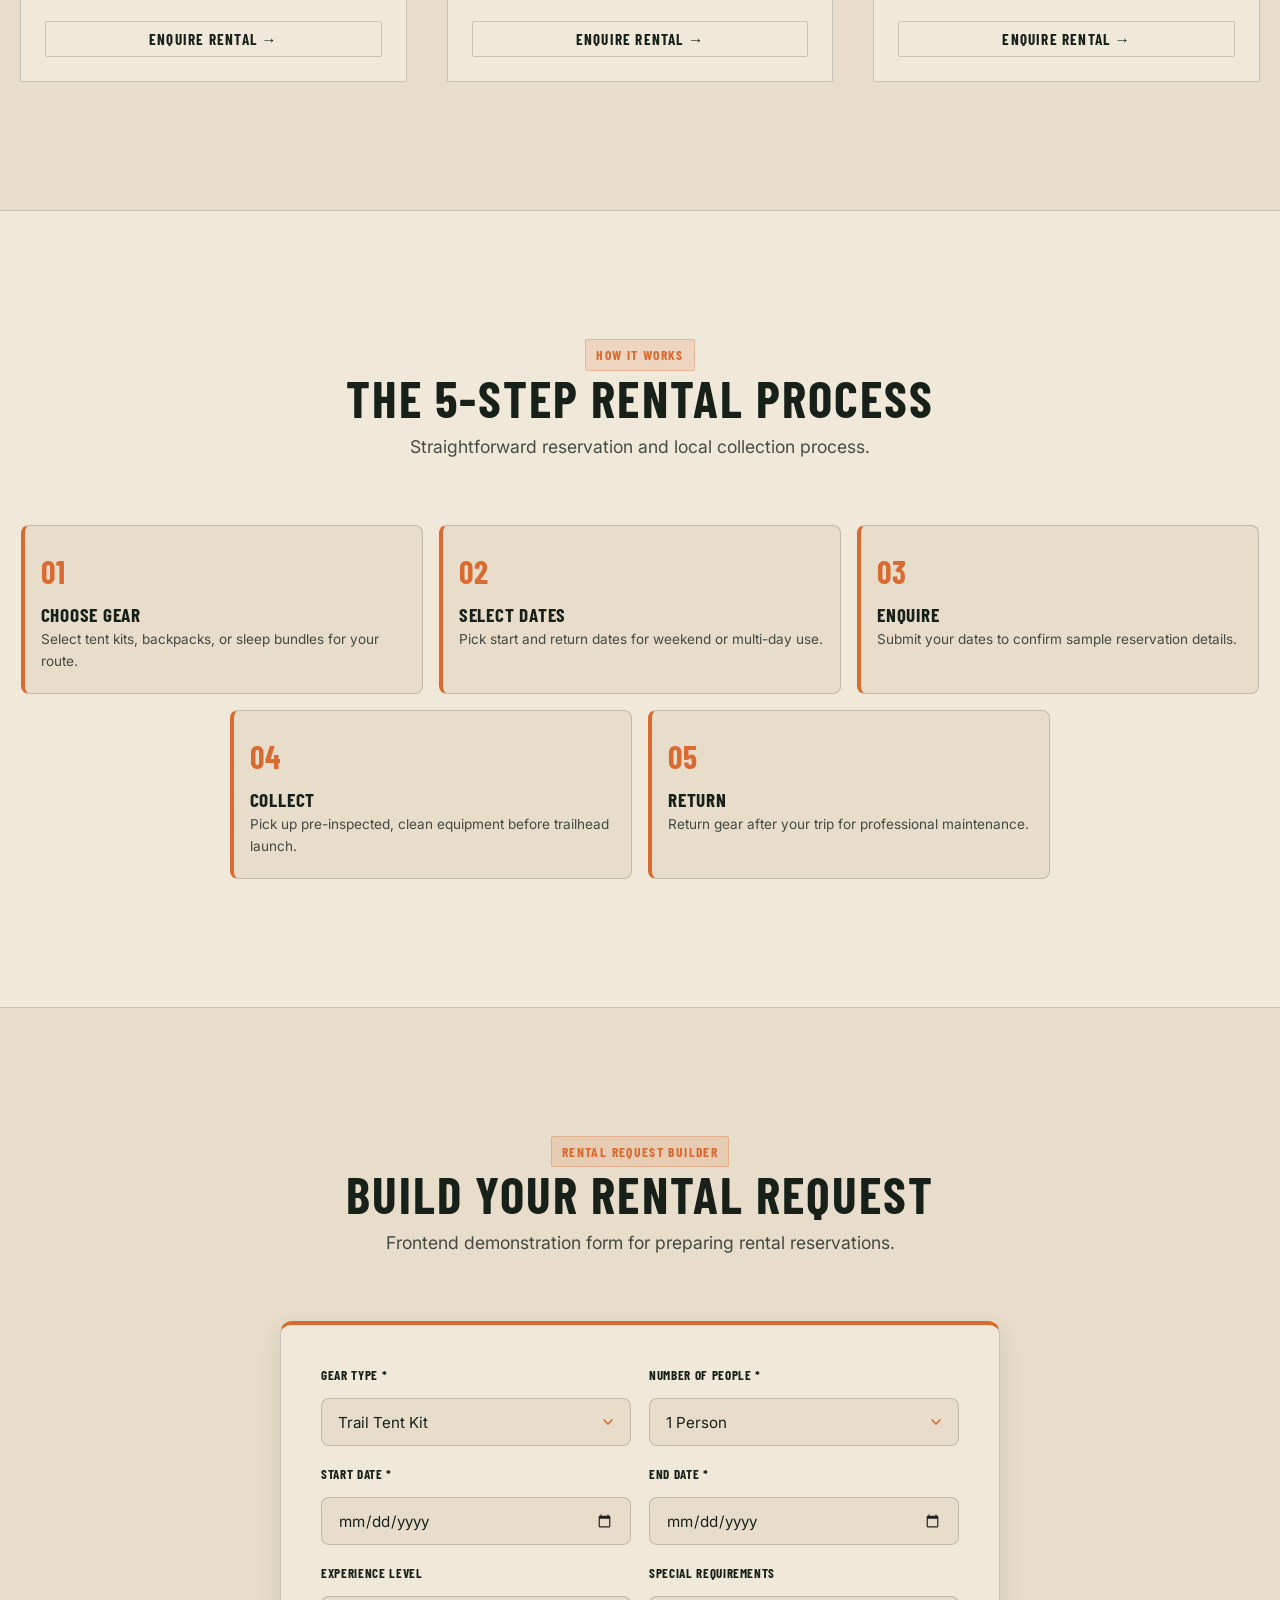
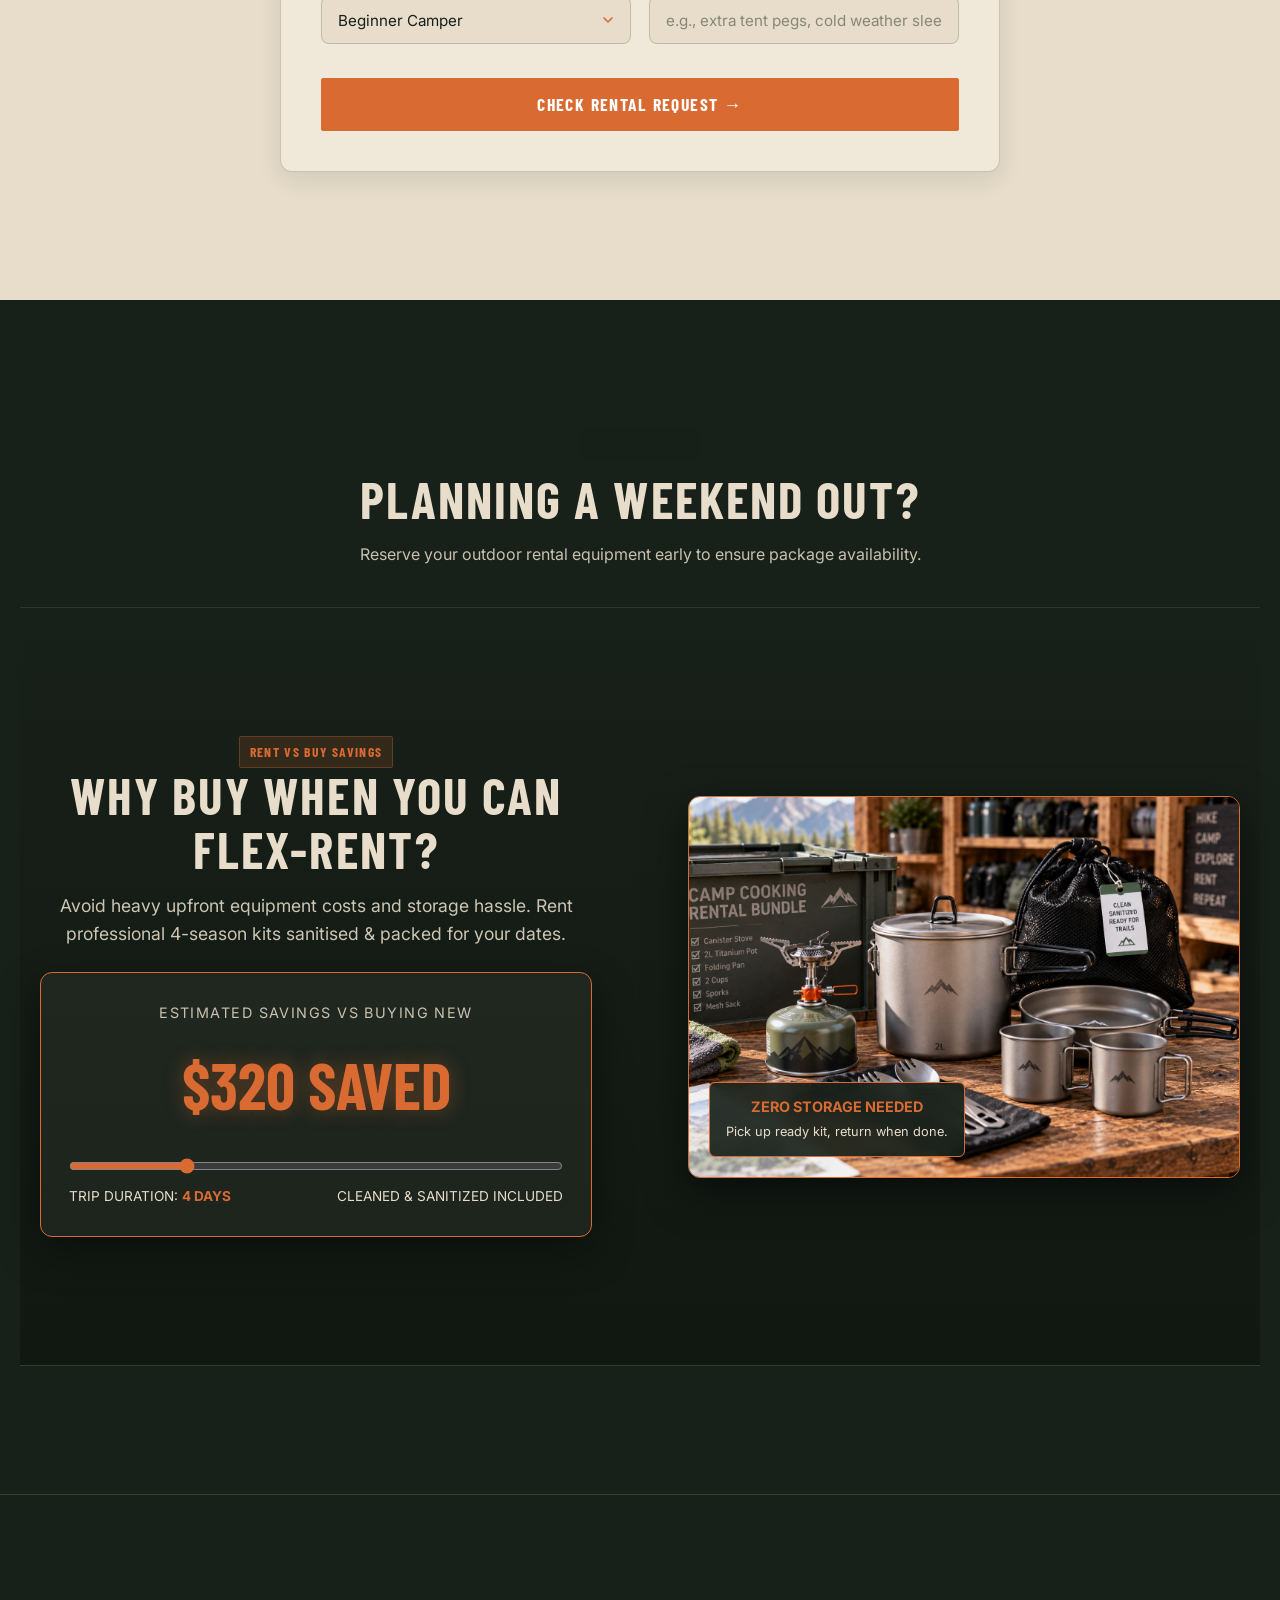
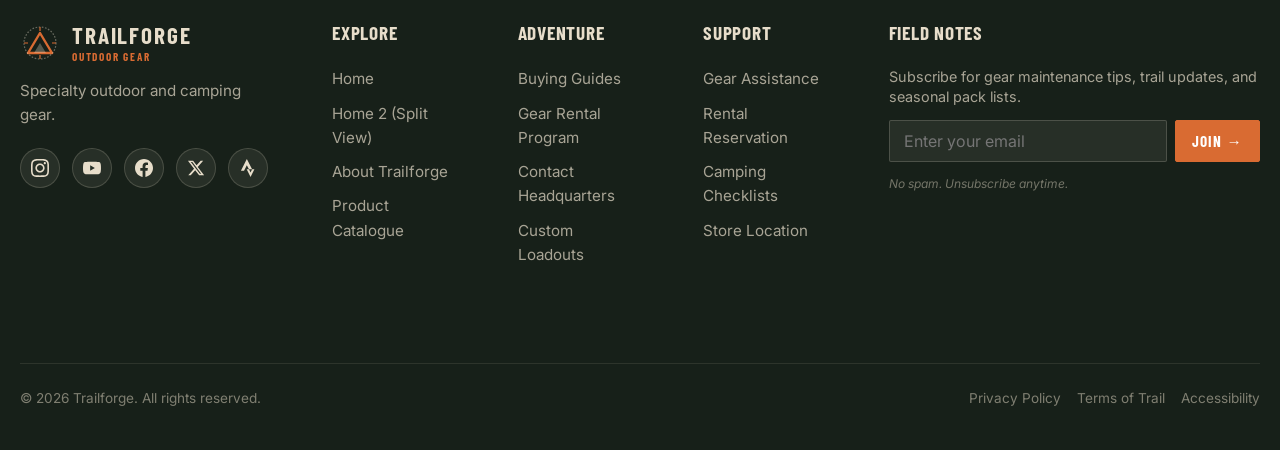
<file: rental.html>
<!DOCTYPE html>
<html lang="en" data-theme="light" dir="ltr">
<head>
  <meta charset="UTF-8">
  <meta name="viewport" content="width=device-width, initial-scale=1.0">
  <title>Camping Gear Rental | Trailforge</title>
  <meta name="description" content="Rent premium camping tents, backpacks, and sleep kits for weekend trips and test outings.">
  <meta property="og:title" content="Camping Gear Rental | Trailforge">
  <meta property="og:description" content="Try the adventure before you commit to the gear. Sample rental packages.">
  <link rel="icon" type="image/svg+xml" href="assets/images/favicon.svg">
  <link rel="stylesheet" href="assets/css/style.css">
</head>
<body>

  <!-- NAVBAR -->
  <header class="navbar">
    <div class="container navbar-inner">
      <a href="index.html" class="brand-logo" aria-label="Trailforge Home">
        <svg class="brand-logo-icon" viewBox="0 0 100 100" fill="none"><path d="M20 75L50 25L80 75H20Z" stroke="#D96B32" stroke-width="6"/><path d="M35 75L50 50L65 75H35Z" fill="#E7DDCA" opacity="0.3"/><circle cx="50" cy="50" r="40" stroke="#E7DDCA" stroke-width="3" stroke-dasharray="4 4" opacity="0.4"/><path d="M50 10V20M50 80V90M10 50H20M80 50H90" stroke="#D96B32" stroke-width="3"/></svg>
        <div>
          <span class="brand-title">TRAILFORGE</span>
          <span class="brand-desc">OUTDOOR GEAR</span>
        </div>
      </a>
      <nav class="nav-menu" aria-label="Main Navigation">
        <a href="index.html" class="nav-link">Home</a>
        <a href="home-2.html" class="nav-link">Home 2</a>
        <a href="about.html" class="nav-link">About</a>
        <a href="products.html" class="nav-link">Products</a>
        <a href="guides.html" class="nav-link">Buying Guides</a>
        <a href="rental.html" class="nav-link active">Gear Rental</a>
        <a href="contact.html" class="nav-link">Contact</a>
      </nav>
      <div class="nav-actions">
        <button class="icon-btn search-toggle-btn desktop-only-action">🔍</button>
        <button class="icon-btn theme-toggle-btn desktop-only-action">🌙</button>
        <button class="icon-btn rtl-toggle-btn desktop-only-action">RTL</button>
        <button class="btn btn-primary btn-sm desktop-only-action open-enquiry-btn">ENQUIRE ABOUT GEAR →</button>
        <button class="hamburger-btn" id="hamburger-btn"><span></span><span></span><span></span></button>
      </div>
    </div>
  </header>

  <!-- MOBILE DRAWER -->
  <div class="mobile-drawer" id="mobile-drawer" aria-hidden="true">
    <div class="drawer-panel">
      <div>
        <div class="drawer-header">
          <a href="index.html" class="brand-logo" aria-label="Trailforge Home">
            <svg class="brand-logo-icon" viewBox="0 0 100 100" fill="none" xmlns="http://www.w3.org/2000/svg">
              <path d="M20 75L50 25L80 75H20Z" stroke="#D96B32" stroke-width="6" stroke-linejoin="round"/>
              <path d="M35 75L50 50L65 75H35Z" fill="#E7DDCA" opacity="0.3"/>
              <circle cx="50" cy="50" r="40" stroke="#E7DDCA" stroke-width="3" stroke-dasharray="4 4" opacity="0.4"/>
              <path d="M50 10V20M50 80V90M10 50H20M80 50H90" stroke="#D96B32" stroke-width="3"/>
            </svg>
            <div>
              <span class="brand-title">TRAILFORGE</span>
              <span class="brand-desc">OUTDOOR GEAR</span>
            </div>
          </a>
          <button class="modal-close-btn" id="drawer-close-btn">✕</button>
        </div>
        <nav class="drawer-nav">
          <a href="index.html" class="nav-link">Home</a>
          <a href="home-2.html" class="nav-link">Home 2</a>
          <a href="about.html" class="nav-link">About</a>
          <a href="products.html" class="nav-link">Products</a>
          <a href="guides.html" class="nav-link">Buying Guides</a>
          <a href="rental.html" class="nav-link active">Gear Rental</a>
          <a href="contact.html" class="nav-link">Contact</a>
        </nav>
      </div>
      <div class="drawer-controls">
        <div class="drawer-icon-actions">
          <button class="icon-btn search-toggle-btn" aria-label="Open Search">🔍</button>
          <button class="icon-btn theme-toggle-btn" aria-label="Toggle Light Dark Theme">
            <span class="theme-icon">🌙</span>
          </button>
          <button class="icon-btn rtl-toggle-btn" aria-label="Toggle LTR RTL">
            <span class="rtl-label" style="font-size: 0.75rem; font-weight: 700;">RTL</span>
          </button>
        </div>
        <button class="btn btn-primary open-enquiry-btn" style="width:100%;">ENQUIRE ABOUT GEAR →</button>
      </div>
    </div>
  </div>

  <main>
    <!-- ==========================================================================
         RENTAL — SECTION 01 — HERO
         ========================================================================== -->
    <section class="hero-sec" style="height: 260px; min-height: 260px; display: flex; align-items: center; justify-content: center; padding: 0;">
      <img src="assets/images/39.png" alt="Rental tent campsite" class="hero-bg-img">
      <div class="hero-overlay"></div>
      <div class="container hero-content scroll-reveal" style="text-align:center; margin-inline:auto; padding:0;">
        <span class="badge" style="margin-bottom:8px;">GEAR RENTAL PROGRAM</span>
        <h1 class="hero-title" style="font-size: clamp(2rem, 4vw, 3rem); margin-bottom:8px; line-height:1.1;">RENT PREMIUM GEAR</h1>
        <p class="hero-lead" style="margin-inline:auto; margin-bottom:0; font-size: clamp(0.95rem, 1.5vw, 1.1rem); max-width:620px;">Test high-performance camping equipment before your next outdoor adventure.</p>
      </div>
    </section>

    <!-- ==========================================================================
         RENTAL — SECTION 02 — RENTAL CATEGORIES
         ========================================================================== -->
    <section class="section">
      <div class="container">
        <div class="section-header scroll-reveal">
          <span class="badge">SAMPLE RENTAL INVENTORY</span>
          <h2 class="section-title">FEATURED RENTAL PACKAGES</h2>
          <p class="section-subtitle">Pre-assembled gear kits cleaned, inspected, and maintained after every outing.</p>
        </div>

        <div class="products-grid scroll-reveal">
          <div class="product-card">
            <img src="assets/images/40.png" alt="Rental tent package" style="height:220px; object-fit:cover;">
            <div class="product-info">
              <span class="badge" style="width:fit-content; margin-bottom:8px;">SHELTER PACKAGE</span>
              <h3>Trail Tent Kit</h3>
              <p>Includes 2P weather-tested tent, ground footprint, DAC alloy pegs, and repair sleeve.</p>
              <button class="btn btn-outline btn-sm open-enquiry-btn" data-product-name="Trail Tent Kit Rental" style="margin-top:auto;">ENQUIRE RENTAL →</button>
            </div>
          </div>

          <div class="product-card">
            <img src="assets/images/41.png" alt="Rental backpack package" style="height:220px; object-fit:cover;">
            <div class="product-info">
              <span class="badge" style="width:fit-content; margin-bottom:8px;">HAULING PACKAGE</span>
              <h3>Trail Backpack Kit</h3>
              <p>Includes 50L adjustable internal frame backpack and fitted high-visibility waterproof rain cover.</p>
              <button class="btn btn-outline btn-sm open-enquiry-btn" data-product-name="Trail Backpack Kit Rental" style="margin-top:auto;">ENQUIRE RENTAL →</button>
            </div>
          </div>

          <div class="product-card">
            <img src="assets/images/42.png" alt="Rental sleeping package" style="height:220px; object-fit:cover;">
            <div class="product-info">
              <span class="badge" style="width:fit-content; margin-bottom:8px;">SLEEP PACKAGE</span>
              <h3>Two-Person Sleep Kit</h3>
              <p>Includes 2x 3-season sleeping bags, 2x insulated air pads, and compression carry bags.</p>
              <button class="btn btn-outline btn-sm open-enquiry-btn" data-product-name="Two-Person Sleep Kit Rental" style="margin-top:auto;">ENQUIRE RENTAL →</button>
            </div>
          </div>

          <div class="product-card">
            <img src="assets/images/43.png" alt="Rental cook package" style="height:220px; object-fit:cover;">
            <div class="product-info">
              <span class="badge" style="width:fit-content; margin-bottom:8px;">KITCHEN PACKAGE</span>
              <h3>Weekend Cooking Kit</h3>
              <p>Includes canister stove, 2L titanium pot, folding pan, 2x cups, sporks, and mesh pouch.</p>
              <button class="btn btn-outline btn-sm open-enquiry-btn" data-product-name="Weekend Cooking Kit Rental" style="margin-top:auto;">ENQUIRE RENTAL →</button>
            </div>
          </div>

          <div class="product-card">
            <img src="assets/images/44.png" alt="Rental lighting package" style="height:220px; object-fit:cover;">
            <div class="product-info">
              <span class="badge" style="width:fit-content; margin-bottom:8px;">LIGHTING & NAVIGATION</span>
              <h3>Night Trail & Beacon Kit</h3>
              <p>Includes 450L waterproof headlamp, camp lantern, solar power bank, and GPS beacon.</p>
              <button class="btn btn-outline btn-sm open-enquiry-btn" data-product-name="Night Trail & Beacon Kit Rental" style="margin-top:auto;">ENQUIRE RENTAL →</button>
            </div>
          </div>

          <div class="product-card">
            <img src="assets/images/40.png" alt="Rental expedition package" style="height:220px; object-fit:cover;">
            <div class="product-info">
              <span class="badge" style="width:fit-content; margin-bottom:8px;">EXPEDITION BUNDLE</span>
              <h3>Alpine Expedition Kit</h3>
              <p>Includes 4-season 2P tent, 65L technical pack, sub-zero bag, multi-fuel stove, and trekking poles.</p>
              <button class="btn btn-outline btn-sm open-enquiry-btn" data-product-name="Alpine Expedition Kit Rental" style="margin-top:auto;">ENQUIRE RENTAL →</button>
            </div>
          </div>
        </div>
      </div>
    </section>

    <!-- ==========================================================================
         RENTAL — SECTION 03 — INTERACTIVE RENTAL PROCESS TIMELINE
         ========================================================================== -->
    <section class="section" style="background-color: var(--bg-surface); border-block: 1px solid var(--border-color);">
      <div class="container">
        <div class="section-header scroll-reveal">
          <span class="badge">HOW IT WORKS</span>
          <h2 class="section-title">THE 5-STEP RENTAL PROCESS</h2>
          <p class="section-subtitle">Straightforward reservation and local collection process.</p>
        </div>

        <div class="rental-process-grid scroll-reveal">
          <div class="rental-step-card">
            <span style="font-family:var(--font-heading); font-size:2rem; color:var(--color-signal-orange); font-weight:bold;">01</span>
            <h4 style="font-size:1.2rem; margin:8px 0 4px;">CHOOSE GEAR</h4>
            <p style="font-size:0.85rem; color:var(--text-secondary); margin:0;">Select tent kits, backpacks, or sleep bundles for your route.</p>
          </div>

          <div class="rental-step-card">
            <span style="font-family:var(--font-heading); font-size:2rem; color:var(--color-signal-orange); font-weight:bold;">02</span>
            <h4 style="font-size:1.2rem; margin:8px 0 4px;">SELECT DATES</h4>
            <p style="font-size:0.85rem; color:var(--text-secondary); margin:0;">Pick start and return dates for weekend or multi-day use.</p>
          </div>

          <div class="rental-step-card">
            <span style="font-family:var(--font-heading); font-size:2rem; color:var(--color-signal-orange); font-weight:bold;">03</span>
            <h4 style="font-size:1.2rem; margin:8px 0 4px;">ENQUIRE</h4>
            <p style="font-size:0.85rem; color:var(--text-secondary); margin:0;">Submit your dates to confirm sample reservation details.</p>
          </div>

          <div class="rental-step-card">
            <span style="font-family:var(--font-heading); font-size:2rem; color:var(--color-signal-orange); font-weight:bold;">04</span>
            <h4 style="font-size:1.2rem; margin:8px 0 4px;">COLLECT</h4>
            <p style="font-size:0.85rem; color:var(--text-secondary); margin:0;">Pick up pre-inspected, clean equipment before trailhead launch.</p>
          </div>

          <div class="rental-step-card">
            <span style="font-family:var(--font-heading); font-size:2rem; color:var(--color-signal-orange); font-weight:bold;">05</span>
            <h4 style="font-size:1.2rem; margin:8px 0 4px;">RETURN</h4>
            <p style="font-size:0.85rem; color:var(--text-secondary); margin:0;">Return gear after your trip for professional maintenance.</p>
          </div>
        </div>
      </div>
    </section>

    <!-- ==========================================================================
         RENTAL — SECTION 04 — RENTAL ENQUIRY BUILDER
         ========================================================================== -->
    <section class="section">
      <div class="container">
        <div style="max-width: 720px; margin-inline:auto;" class="scroll-reveal">
          <div class="section-header" style="text-align:center;">
            <span class="badge">RENTAL REQUEST BUILDER</span>
            <h2 class="section-title">BUILD YOUR RENTAL REQUEST</h2>
            <p class="section-subtitle">Frontend demonstration form for preparing rental reservations.</p>
          </div>

          <div id="rental-confirmation" style="display:none; background: var(--accent-alpha); border:1px solid var(--color-signal-orange); padding:24px; text-align:center; margin-bottom:20px; border-radius:2px;">
            <h3 style="color:var(--color-signal-orange); font-size:1.8rem; margin-bottom:8px;">Rental Request Prepared Successfully</h3>
            <p style="margin:0; font-size:1.05rem;">Sample rental information submitted. Our team will verify kit readiness for your trip dates.</p>
          </div>

          <form id="rental-builder-form" class="rental-form-card">
            <div class="form-grid">
              <div class="form-group">
                <label class="form-label" for="rental-gear-type">Gear Type *</label>
                <select id="rental-gear-type" class="form-control" required>
                  <option value="Trail Tent Kit">Trail Tent Kit</option>
                  <option value="Trail Backpack Kit">Trail Backpack Kit</option>
                  <option value="Two-Person Sleep Kit">Two-Person Sleep Kit</option>
                  <option value="Weekend Cooking Kit">Weekend Cooking Kit</option>
                  <option value="Night Trail & Beacon Kit">Night Trail & Beacon Kit</option>
                  <option value="Alpine Expedition Kit">Alpine Expedition Kit</option>
                </select>
              </div>

              <div class="form-group">
                <label class="form-label" for="rental-people">Number of People *</label>
                <select id="rental-people" class="form-control" required>
                  <option value="1">1 Person</option>
                  <option value="2">2 People</option>
                  <option value="3-4">3–4 People</option>
                  <option value="5+">5+ People</option>
                </select>
              </div>
            </div>

            <div class="form-grid">
              <div class="form-group">
                <label class="form-label" for="rental-start">Start Date *</label>
                <input type="date" id="rental-start" class="form-control" required>
              </div>
              <div class="form-group">
                <label class="form-label" for="rental-end">End Date *</label>
                <input type="date" id="rental-end" class="form-control" required>
              </div>
            </div>

            <div class="form-grid">
              <div class="form-group">
                <label class="form-label" for="rental-exp">Experience Level</label>
                <select id="rental-exp" class="form-control">
                  <option value="Beginner Camper">Beginner Camper</option>
                  <option value="Intermediate Hiker">Intermediate Hiker</option>
                  <option value="Experienced Backpacker">Experienced Backpacker</option>
                </select>
              </div>

              <div class="form-group">
                <label class="form-label" for="rental-requirements">Special Requirements</label>
                <input type="text" id="rental-requirements" class="form-control" placeholder="e.g., extra tent pegs, cold weather sleeping pad">
              </div>
            </div>

            <button type="submit" class="btn btn-primary" style="width:100%; margin-top:16px;">CHECK RENTAL REQUEST →</button>
          </form>
        </div>
      </div>
    </section>

    <!-- ==========================================================================
         RENTAL — SECTION 05 — CTA
         ========================================================================== -->
    <section class="section" style="background-color: var(--color-forest-black); color: var(--color-trail-sand);">
      <div class="container scroll-reveal" style="text-align:center;">
        <span class="badge badge-dark" style="margin-bottom:12px;">WEEKEND READY</span>
        <h2 style="font-size:clamp(2rem, 4vw, 3.5rem); color:var(--color-trail-sand); margin-bottom:16px;">PLANNING A WEEKEND OUT?</h2>
        <p style="max-width:600px; margin-inline:auto; color:rgba(231,221,202,0.85); margin-bottom:var(--space-lg);">
          Reserve your outdoor rental equipment early to ensure package availability.
        </p>
    <!-- ==========================================================================
         RENTAL.HTML UNIQUE SECTION — FLEX-RENT SAVINGS CALCULATOR
         ========================================================================== -->
    <section class="sec-rental-calculator scroll-reveal">
      <div class="container">
        <div class="grid grid-2" style="align-items: center; gap: var(--space-2xl);">
          <div>
            <span class="badge">RENT vs BUY SAVINGS</span>
            <h2 style="font-size: clamp(2.2rem, 4vw, 3.2rem); margin-bottom: 16px; color: var(--color-trail-sand);">
              WHY BUY WHEN YOU CAN FLEX-RENT?
            </h2>
            <p style="font-size: 1.1rem; color: rgba(231, 221, 202, 0.88); margin-bottom: var(--space-md); line-height: 1.6;">
              Avoid heavy upfront equipment costs and storage hassle. Rent professional 4-season kits sanitised & packed for your dates.
            </p>
            
            <div class="savings-display-box">
              <span style="font-size: 0.9rem; color: rgba(231, 221, 202, 0.85); text-transform: uppercase; letter-spacing: 0.1em; display: block;">ESTIMATED SAVINGS VS BUYING NEW</span>
              <div class="savings-amount" id="rental-savings-val">$320 SAVED</div>
              <input type="range" min="1" max="14" value="4" class="rental-range-slider" id="rental-days-slider" oninput="const days = parseInt(this.value); const saved = days * 80; document.getElementById('rental-savings-val').innerText = '$' + saved + ' SAVED'; document.getElementById('rental-days-count').innerText = days + (days === 1 ? ' DAY' : ' DAYS');">
              <div style="display:flex; justify-content:space-between; font-size:0.85rem; color:var(--color-trail-sand);">
                <span>TRIP DURATION: <strong id="rental-days-count" style="color:var(--color-signal-orange);">4 DAYS</strong></span>
                <span>CLEANED & SANITIZED INCLUDED</span>
              </div>
            </div>
          </div>

          <div style="position: relative; border-radius: 12px; overflow: hidden; border: 1px solid var(--color-signal-orange); box-shadow: 0 15px 40px rgba(0,0,0,0.5);">
            <img src="assets/images/43.png" alt="Sanitized Outdoor Gear Rental Kit" style="width:100%; height:380px; object-fit:cover;">
            <div style="position: absolute; bottom: 20px; left: 20px; background: rgba(23,32,25,0.9); backdrop-filter: blur(8px); border: 1px solid var(--color-signal-orange); padding: 12px 16px; border-radius: 6px;">
              <strong style="color: var(--color-signal-orange); display: block; font-size: 0.9rem;">ZERO STORAGE NEEDED</strong>
              <span style="font-size: 0.8rem; color: var(--color-trail-sand);">Pick up ready kit, return when done.</span>
            </div>
          </div>
        </div>
      </div>
    </section>
  </main>

  <footer class="footer">
    <div class="container">
      <div class="footer-grid">
        <!-- Col 1: Brand & Socials -->
        <div>
          <a href="index.html" class="brand-logo" aria-label="Trailforge Home" style="margin-bottom: 16px; display: inline-flex;">
            <svg class="brand-logo-icon" viewBox="0 0 100 100" fill="none" xmlns="http://www.w3.org/2000/svg">
              <path d="M20 75L50 25L80 75H20Z" stroke="#D96B32" stroke-width="6" stroke-linejoin="round"/>
              <path d="M35 75L50 50L65 75H35Z" fill="#E7DDCA" opacity="0.3"/>
              <circle cx="50" cy="50" r="40" stroke="#E7DDCA" stroke-width="3" stroke-dasharray="4 4" opacity="0.4"/>
              <path d="M50 10V20M50 80V90M10 50H20M80 50H90" stroke="#D96B32" stroke-width="3"/>
            </svg>
            <div>
              <span class="brand-title">TRAILFORGE</span>
              <span class="brand-desc">OUTDOOR GEAR</span>
            </div>
          </a>
          <p style="font-size:0.95rem; color:rgba(231,221,202,0.7);">Specialty outdoor and camping gear.</p>

          <!-- Social Links with Hover Effects -->
          <div class="footer-socials" aria-label="Social Media Links">
            <a href="#" class="footer-social-link" aria-label="Instagram">
              <svg viewBox="0 0 24 24"><path d="M12 2.163c3.204 0 3.584.012 4.85.07 3.252.148 4.771 1.691 4.919 4.919.058 1.265.069 1.645.069 4.849 0 3.205-.012 3.584-.069 4.849-.149 3.225-1.664 4.771-4.919 4.919-1.266.058-1.644.07-4.85.07-3.204 0-3.584-.012-4.849-.07-3.26-.149-4.771-1.699-4.919-4.92-.058-1.265-.07-1.644-.07-4.849 0-3.204.013-3.583.07-4.849.149-3.227 1.664-4.771 4.919-4.919 1.266-.057 1.645-.069 4.849-.069zm0-2.163c-3.259 0-3.667.014-4.947.072-4.358.2-6.78 2.618-6.98 6.98-.059 1.281-.073 1.689-.073 4.948 0 3.259.014 3.668.072 4.948.2 4.358 2.618 6.78 6.98 6.98 1.281.058 1.689.072 4.948.072 3.259 0 3.668-.014 4.948-.072 4.354-.2 6.782-2.618 6.979-6.98.059-1.28.073-1.689.073-4.948 0-3.259-.014-3.667-.072-4.947-.196-4.354-2.617-6.78-6.979-6.98-1.281-.059-1.69-.073-4.949-.073zm0 5.838c-3.403 0-6.162 2.759-6.162 6.162s2.759 6.163 6.162 6.163 6.162-2.759 6.162-6.163c0-3.403-2.759-6.162-6.162-6.162zm0 10.162c-2.209 0-4-1.79-4-4 0-2.209 1.791-4 4-4s4 1.791 4 4c0 2.21-1.791 4-4 4zm6.406-11.845c-.796 0-1.441.645-1.441 1.44s.645 1.44 1.441 1.44c.795 0 1.439-.645 1.439-1.44s-.644-1.44-1.439-1.44z"/></svg>
            </a>
            <a href="#" class="footer-social-link" aria-label="YouTube">
              <svg viewBox="0 0 24 24"><path d="M23.498 6.186a3.016 3.016 0 0 0-2.122-2.136C19.505 3.545 12 3.545 12 3.545s-7.505 0-9.377.505A3.017 3.017 0 0 0 .502 6.186C0 8.07 0 12 0 12s0 3.93.502 5.814a3.016 3.016 0 0 0 2.122 2.136c1.871.505 9.376.505 9.376.505s7.505 0 9.377-.505a3.015 3.015 0 0 0 2.122-2.136C24 15.93 24 12 24 12s0-3.93-.502-5.814zM9.545 15.568V8.432L15.818 12l-6.273 3.568z"/></svg>
            </a>
            <a href="#" class="footer-social-link" aria-label="Facebook">
              <svg viewBox="0 0 24 24"><path d="M24 12.073c0-6.627-5.373-12-12-12s-12 5.373-12 12c0 5.99 4.388 10.954 10.125 11.854v-8.385H7.078v-3.47h3.047V9.43c0-3.007 1.792-4.669 4.533-4.669 1.312 0 2.686.235 2.686.235v2.953H15.83c-1.491 0-1.956.925-1.956 1.874v2.25h3.328l-.532 3.47h-2.796v8.385C19.612 23.027 24 18.062 24 12.073z"/></svg>
            </a>
            <a href="#" class="footer-social-link" aria-label="X (Twitter)">
              <svg viewBox="0 0 24 24"><path d="M18.244 2.25h3.308l-7.227 8.26 8.502 11.24H16.17l-5.214-6.817L4.99 21.75H1.68l7.73-8.835L1.254 2.25H8.08l4.713 6.231zm-1.161 17.52h1.833L7.084 4.126H5.117z"/></svg>
            </a>
            <a href="#" class="footer-social-link" aria-label="Strava Trails">
              <svg viewBox="0 0 24 24"><path d="M15.387 17.944l-2.089-4.116h-3.065L15.387 24l5.15-10.172h-3.066m-7.008-5.599l2.836 5.598h4.172L10.463 0l-7.92 15.598h4.173"/></svg>
            </a>
          </div>


        </div>

        <!-- Col 2: Navigation Links -->
        <div>
          <h4 class="footer-col-title">EXPLORE</h4>
          <div class="footer-links">
            <a href="index.html">Home</a>
            <a href="home-2.html">Home 2 (Split View)</a>
            <a href="about.html">About Trailforge</a>
            <a href="products.html">Product Catalogue</a>
          </div>
        </div>

        <!-- Col 3: Adventure Links -->
        <div>
          <h4 class="footer-col-title">ADVENTURE</h4>
          <div class="footer-links">
            <a href="guides.html">Buying Guides</a>
            <a href="rental.html">Gear Rental Program</a>
            <a href="contact.html">Contact Headquarters</a>
            <a href="#" class="open-enquiry-btn">Custom Loadouts</a>
          </div>
        </div>

        <!-- Col 4: Support Links -->
        <div>
          <h4 class="footer-col-title">SUPPORT</h4>
          <div class="footer-links">
            <a href="#" class="open-enquiry-btn">Gear Assistance</a>
            <a href="rental.html">Rental Reservation</a>
            <a href="guides.html">Camping Checklists</a>
            <a href="contact.html">Store Location</a>
          </div>
        </div>

        <!-- Col 5: Field Notes Newsletter -->
        <div>
          <h4 class="footer-col-title">FIELD NOTES</h4>
          <p style="font-size:0.9rem; color:rgba(231,221,202,0.7); margin-bottom:12px; line-height:1.4;">
            Subscribe for gear maintenance tips, trail updates, and seasonal pack lists.
          </p>
          <div class="newsletter-box">
            <div class="newsletter-input-wrap">
              <input type="email" placeholder="Enter your email" class="newsletter-input" aria-label="Email Address">
              <button class="btn btn-primary btn-sm" onclick="alert('Subscribed to Trailforge Field Notes!');">JOIN →</button>
            </div>
            <em style="font-size:0.75rem; color:rgba(231,221,202,0.45); display:block;">No spam. Unsubscribe anytime.</em>
          </div>
        </div>
      </div>

      <div class="footer-bottom">
        <div>© 2026 Trailforge. All rights reserved.</div>
        <div style="display:flex; gap:16px;">
          <a href="#">Privacy Policy</a>
          <a href="#">Terms of Trail</a>
          <a href="#">Accessibility</a>
        </div>
      </div>
    </div>
  </footer>

  <!-- GLOBAL ENQUIRY POPUP MODAL -->
  <div class="modal-overlay" id="enquiry-modal" aria-hidden="true">
    <div class="modal-panel">
      <button class="modal-close-btn" id="enquiry-close-btn" aria-label="Close Modal">✕</button>
      
      <div id="enquiry-form-container">
        <span class="badge" style="margin-bottom:4px;">TRAILFORGE ASSISTANCE</span>
        <h2 style="font-size:1.75rem; margin-bottom:12px;">LET'S TALK GEAR</h2>
        
        <div id="enquiry-success" style="display:none; background: var(--accent-alpha); border:1px solid var(--color-signal-orange); padding: 14px; text-align:center; margin-bottom:12px;">
          <h3 style="color:var(--color-signal-orange); font-size:1.4rem; margin-bottom:4px;">ENQUIRY RECEIVED</h3>
          <p style="margin:0; font-size:0.9rem;">Thanks — your enquiry has been prepared for the Trailforge team.</p>
        </div>

        <form id="enquiry-form">
          <div class="form-grid">
            <div class="form-group">
              <label class="form-label" for="enquiry-name">Full Name *</label>
              <input type="text" id="enquiry-name" class="form-control" required placeholder="Alex Mercer">
            </div>
            <div class="form-group">
              <label class="form-label" for="enquiry-email">Email Address *</label>
              <input type="email" id="enquiry-email" class="form-control" required placeholder="alex@example.com">
            </div>
          </div>

          <div class="form-grid">
            <div class="form-group">
              <label class="form-label" for="enquiry-phone">Phone Number</label>
              <input type="tel" id="enquiry-phone" class="form-control" placeholder="+1 (555) 000-0000">
            </div>
            <div class="form-group">
              <label class="form-label" for="enquiry-type">Enquiry Type</label>
              <select id="enquiry-type" class="form-control">
                <option value="Product Question">Product Question</option>
                <option value="Gear Recommendation">Gear Recommendation</option>
                <option value="Rental Enquiry">Rental Enquiry</option>
                <option value="Buying Guide Help">Buying Guide Help</option>
                <option value="General Enquiry">General Enquiry</option>
              </select>
            </div>
          </div>

          <div class="form-grid">
            <div class="form-group">
              <label class="form-label" for="enquiry-product">Product / Gear Selected</label>
              <input type="text" id="enquiry-product" class="form-control" placeholder="Specific gear or leave blank">
            </div>
            <div class="form-group">
              <label class="form-label" for="enquiry-date">Preferred Trip Date</label>
              <input type="date" id="enquiry-date" class="form-control">
            </div>
          </div>

          <div class="form-grid">
            <div class="form-group">
              <label class="form-label" for="enquiry-trip">Trip Type</label>
              <select id="enquiry-trip" class="form-control">
                <option value="Weekend Camping">Weekend Camping</option>
                <option value="Backpacking">Backpacking</option>
                <option value="Hiking">Hiking</option>
                <option value="Family Camping">Family Camping</option>
                <option value="Road Trip">Road Trip</option>
                <option value="Other">Other</option>
              </select>
            </div>
            <div class="form-group">
              <label class="form-label" for="enquiry-people">Number of People</label>
              <select id="enquiry-people" class="form-control">
                <option value="1">1 Person</option>
                <option value="2">2 People</option>
                <option value="3-4">3–4 People</option>
                <option value="5+">5+ People</option>
              </select>
            </div>
          </div>

          <div class="form-group">
            <label class="form-label" for="enquiry-message">Message *</label>
            <textarea id="enquiry-message" class="form-control" rows="2" required placeholder="Tell us about your upcoming trip or gear questions..."></textarea>
          </div>

          <div class="modal-actions">
            <button type="button" class="btn btn-outline" onclick="document.getElementById('enquiry-modal').classList.remove('open');">Maybe Later</button>
            <button type="submit" class="btn btn-primary">SEND ENQUIRY →</button>
          </div>
        </form>
      </div>
    </div>
  </div>

  <div class="modal-overlay" id="search-modal" aria-hidden="true">
    <div class="modal-panel" style="max-width: 600px;">
      <button class="modal-close-btn" id="search-close-btn">✕</button>
      <h3 style="font-size:1.8rem; margin-bottom:16px;">FIND GEAR OR INFORMATION</h3>
      <input type="text" id="search-input" class="form-control" placeholder="Search products or guides...">
      <div id="search-results" style="margin-top: 16px;"><p class="text-muted">Type to search...</p></div>
    </div>
  </div>

  <script src="assets/js/main.js"></script>
</body>
</html>
</file>
<file: assets/css/style.css>
/* ==========================================================================
   TRAILFORGE - SPECIALTY OUTDOOR & CAMPING GEAR SHOP
   Master stylesheet using Vanilla CSS, CSS Variables, Logical Properties & RTL
   Colors: Forest Black (#172019), Trail Sand (#E7DDCA), Signal Orange (#D96B32)
   ========================================================================== */

@import url('https://fonts.googleapis.com/css2?family=Barlow+Condensed:ital,wght@0,400;0,600;0,700;1,700&family=Inter:wght@300;400;500;600;700&family=Oswald:wght@500;600;700&display=swap');

:root {
  /* Brand Core Colors (Strict 3 Colors + Opacity variations) */
  --color-forest-black: #172019;
  --color-trail-sand: #E7DDCA;
  --color-signal-orange: #D96B32;

  /* Theme Defaults (Light Theme) */
  --bg-primary: #E7DDCA;
  --bg-secondary: #DFD4C0;
  --bg-surface: #F0E8D9;
  --bg-dark-surface: #172019;
  
  --text-primary: #172019;
  --text-secondary: rgba(23, 32, 25, 0.78);
  --text-muted: rgba(23, 32, 25, 0.55);
  --text-on-dark: #E7DDCA;
  --text-on-dark-muted: rgba(231, 221, 202, 0.7);

  --accent: #D96B32;
  --accent-hover: #BF5720;
  --accent-alpha: rgba(217, 107, 50, 0.15);

  --border-color: rgba(23, 32, 25, 0.18);
  --border-dark-color: rgba(231, 221, 202, 0.15);

  --shadow-sm: 0 4px 12px rgba(23, 32, 25, 0.05);
  --shadow-md: 0 8px 24px rgba(23, 32, 25, 0.1);
  --shadow-lg: 0 16px 40px rgba(23, 32, 25, 0.18);

  /* Typography Tokens */
  --font-heading: 'Barlow Condensed', 'Oswald', sans-serif;
  --font-body: 'Inter', system-ui, -apple-system, sans-serif;

  /* Spacing System */
  --space-xs: 8px;
  --space-sm: 16px;
  --space-md: 24px;
  --space-lg: 40px;
  --space-xl: 64px;
  --space-2xl: 96px;
  --space-3xl: 128px;

  /* Transitions */
  --transition-fast: 0.2s cubic-bezier(0.16, 1, 0.3, 1);
  --transition-smooth: 0.35s cubic-bezier(0.16, 1, 0.3, 1);
  --transition-slow: 0.6s cubic-bezier(0.16, 1, 0.3, 1);

  /* Layout Container */
  --container-max-width: 1320px;
  --container-width: min(100% - 40px, var(--container-max-width));
}

/* Global High-Contrast Text Selection Styling (Light & Dark Theme) */
::selection,
*::selection {
  background-color: var(--color-signal-orange) !important;
  color: #FFFFFF !important;
  -webkit-text-fill-color: #FFFFFF !important;
  text-shadow: none !important;
}

::-moz-selection,
*::-moz-selection {
  background-color: var(--color-signal-orange) !important;
  color: #FFFFFF !important;
  -webkit-text-fill-color: #FFFFFF !important;
  text-shadow: none !important;
}

/* Dark Mode Overrides */
[data-theme="dark"] {
  --bg-primary: #172019;
  --bg-secondary: #121A14;
  --bg-surface: #1F2B22;
  --bg-dark-surface: #0E1410;

  --text-primary: #E7DDCA;
  --text-secondary: rgba(231, 221, 202, 0.88);
  --text-muted: rgba(231, 221, 202, 0.68);
  --text-on-dark: #E7DDCA;
  --text-on-dark-muted: rgba(231, 221, 202, 0.78);

  --border-color: rgba(231, 221, 202, 0.18);
  --border-dark-color: rgba(231, 221, 202, 0.12);

  --shadow-sm: 0 4px 12px rgba(0, 0, 0, 0.3);
  --shadow-md: 0 8px 24px rgba(0, 0, 0, 0.45);
  --shadow-lg: 0 16px 40px rgba(0, 0, 0, 0.6);
}

/* Base & Reset */
*, *::before, *::after {
  box-sizing: border-box;
  margin: 0;
  padding: 0;
}

html {
  font-size: 16px;
  scroll-behavior: smooth;
  scroll-padding-top: 90px;
  text-size-adjust: 100%;
}

body {
  font-family: var(--font-body);
  background-color: var(--bg-primary);
  color: var(--text-primary);
  line-height: 1.6;
  min-height: 100vh;
  display: flex;
  flex-direction: column;
  overflow-x: hidden;
  padding-top: 80px;
  transition: background-color var(--transition-smooth), color var(--transition-smooth);
}

h1, h2, h3, h4, h5, h6 {
  font-family: var(--font-heading);
  text-transform: uppercase;
  letter-spacing: 0.04em;
  line-height: 1.05;
  color: var(--text-primary);
  scroll-margin-top: 90px;
}

a {
  color: inherit;
  text-decoration: none;
  transition: color var(--transition-fast);
}

img {
  max-width: 100%;
  height: auto;
  display: block;
  object-fit: cover;
}

button, input, select, textarea {
  font-family: inherit;
  font-size: inherit;
  color: inherit;
  background: none;
  border: none;
  outline: none;
}

button {
  cursor: pointer;
}

ul {
  list-style: none;
}

/* Container & Grid Utilities */
.container {
  width: var(--container-width);
  margin-inline: auto;
}

.grid {
  display: grid;
  gap: var(--space-xl);
}

.grid-2 {
  grid-template-columns: repeat(2, 1fr);
}

.grid-3 {
  grid-template-columns: repeat(3, 1fr);
}

.grid-4 {
  grid-template-columns: repeat(4, 1fr);
}

@media (max-width: 991px) {
  .grid-2, .grid-3, .grid-4 {
    grid-template-columns: 1fr;
  }
  .checklist-container {
    padding: var(--space-md) !important;
  }
  .checklist-grid {
    grid-template-columns: 1fr !important;
    gap: var(--space-md) !important;
  }
}


/* Buttons & Component CTAs */
.btn {
  display: inline-flex;
  align-items: center;
  justify-content: center;
  gap: 10px;
  padding: 14px 28px;
  font-family: var(--font-heading);
  font-size: 1.1rem;
  font-weight: 700;
  text-transform: uppercase;
  letter-spacing: 0.08em;
  border-radius: 2px;
  transition: all var(--transition-fast);
  cursor: pointer;
  position: relative;
  overflow: hidden;
  white-space: nowrap;
}

.btn-primary {
  background-color: var(--color-signal-orange);
  color: #FFFFFF !important;
  border: 1px solid var(--color-signal-orange);
}

.btn-primary:hover {
  background-color: var(--accent-hover);
  border-color: var(--accent-hover);
  color: #FFFFFF !important;
  transform: translateY(-2px);
  box-shadow: 0 6px 16px rgba(217, 107, 50, 0.35);
}

.btn-outline,
.btn-secondary {
  background-color: transparent;
  color: var(--text-primary);
  border: 1px solid var(--border-color);
}

.btn-outline:hover,
.btn-secondary:hover {
  background-color: var(--color-forest-black);
  color: #FFFFFF !important;
  border-color: var(--color-forest-black);
  transform: translateY(-2px);
  box-shadow: 0 6px 16px rgba(23, 32, 25, 0.25);
}

/* Light theme explicit hover text contrast */
[data-theme="light"] .btn-outline:hover,
[data-theme="light"] .btn-secondary:hover {
  background-color: var(--color-forest-black) !important;
  color: #FFFFFF !important;
  border-color: var(--color-forest-black) !important;
}

/* Dark theme explicit hover text contrast */
[data-theme="dark"] .btn-outline:hover,
[data-theme="dark"] .btn-secondary:hover {
  background-color: var(--color-signal-orange) !important;
  color: #FFFFFF !important;
  border-color: var(--color-signal-orange) !important;
}

.btn-outline-dark {
  background-color: transparent;
  color: var(--color-trail-sand);
  border: 1px solid rgba(231, 221, 202, 0.3);
}

.btn-outline-dark:hover {
  background-color: var(--color-signal-orange) !important;
  color: #FFFFFF !important;
  border-color: var(--color-signal-orange) !important;
  transform: translateY(-2px);
  box-shadow: 0 6px 16px rgba(217, 107, 50, 0.35);
}

.planner-btn.active {
  background-color: var(--color-signal-orange) !important;
  color: #FFFFFF !important;
  border-color: var(--color-signal-orange) !important;
}

.btn-sm {
  padding: 8px 16px;
  font-size: 0.95rem;
}

.btn-lg {
  padding: 18px 36px;
  font-size: 1.25rem;
}

/* Badge Tags */
.badge {
  display: inline-block;
  padding: 4px 10px;
  font-family: var(--font-heading);
  font-size: 0.85rem;
  font-weight: 700;
  text-transform: uppercase;
  letter-spacing: 0.1em;
  border-radius: 2px;
  background-color: var(--accent-alpha);
  color: var(--color-signal-orange);
  border: 1px solid rgba(217, 107, 50, 0.3);
}

.badge-dark {
  background-color: rgba(23, 32, 25, 0.08);
  color: var(--text-primary);
  border: 1px solid var(--border-color);
}

[data-theme="dark"] .badge-dark {
  background-color: rgba(231, 221, 202, 0.1);
  color: var(--color-trail-sand);
  border: 1px solid rgba(231, 221, 202, 0.2);
}

/* ==========================================================================
   NAVIGATION BAR
   ========================================================================== */
.navbar {
  position: fixed !important;
  top: 0 !important;
  left: 0 !important;
  right: 0 !important;
  width: 100% !important;
  z-index: 10000 !important;
  background-color: rgba(23, 32, 25, 0.96) !important;
  backdrop-filter: blur(12px) !important;
  -webkit-backdrop-filter: blur(12px) !important;
  border-bottom: 1px solid rgba(231, 221, 202, 0.12) !important;
  transition: all var(--transition-smooth) !important;
}

[data-theme="light"] .navbar {
  background-color: rgba(23, 32, 25, 0.94);
  color: var(--color-trail-sand);
}

.navbar-inner {
  display: flex;
  align-items: center;
  justify-content: space-between;
  height: 80px;
  gap: var(--space-md);
}

/* Brand Logo */
.brand-logo {
  display: flex;
  align-items: center;
  gap: 12px;
  color: var(--color-trail-sand);
  text-decoration: none;
}

.brand-logo-icon {
  width: 40px;
  height: 40px;
  flex-shrink: 0;
}

.brand-logo > div,
.brand-text {
  display: flex;
  flex-direction: column;
  justify-content: center;
  align-items: flex-start;
  line-height: 1;
}

.brand-title {
  font-family: var(--font-heading);
  font-size: 1.45rem;
  font-weight: 700;
  line-height: 1;
  letter-spacing: 0.08em;
  color: var(--color-trail-sand);
  display: block;
  text-transform: uppercase;
}

.brand-desc {
  font-family: var(--font-heading);
  font-size: 0.7rem;
  font-weight: 700;
  line-height: 1;
  letter-spacing: 0.16em;
  color: var(--color-signal-orange);
  text-transform: uppercase;
  margin-top: 3px;
  display: block;
}

/* In Header Navbar: Balanced Brand Name & Subtitle */
.navbar .brand-logo {
  height: 100%;
  display: inline-flex;
  align-items: center;
}

.navbar .brand-logo > div {
  display: flex;
  flex-direction: column;
  justify-content: center;
  align-items: flex-start;
}

/* Nav Menu Desktop */
.nav-menu {
  display: flex;
  align-items: center;
  gap: var(--space-md);
  height: 100%;
}

.nav-link {
  font-family: var(--font-heading);
  font-size: 1.05rem;
  font-weight: 600;
  text-transform: uppercase;
  letter-spacing: 0.06em;
  color: rgba(231, 221, 202, 0.85);
  display: inline-flex;
  align-items: center;
  padding: 4px 0;
  line-height: 1;
  position: relative;
}

.nav-link::after {
  content: '';
  position: absolute;
  bottom: 0;
  inset-inline-start: 0;
  width: 0%;
  height: 2px;
  background-color: var(--color-signal-orange);
  transition: width var(--transition-fast);
}

.nav-link:hover, .nav-link.active {
  color: var(--color-trail-sand);
}

.nav-link:hover::after, .nav-link.active::after {
  width: 100%;
}

.nav-actions {
  display: flex;
  align-items: center;
  gap: var(--space-sm);
}

/* Control Buttons (Search, Theme, RTL) & Header CTA — Strict Height & Corner Radius Consistency */
.nav-actions .icon-btn,
.icon-btn {
  display: inline-flex;
  align-items: center;
  justify-content: center;
  width: 40px;
  height: 40px;
  border-radius: 4px;
  color: var(--color-trail-sand);
  border: 1px solid rgba(231, 221, 202, 0.2);
  transition: all var(--transition-fast);
  box-sizing: border-box;
  flex-shrink: 0;
  padding: 0;
}

.nav-actions .icon-btn:hover,
.icon-btn:hover {
  border-color: var(--color-signal-orange);
  color: var(--color-signal-orange);
  background-color: rgba(217, 107, 50, 0.15);
}

.nav-actions .rtl-toggle-btn,
.rtl-toggle-btn {
  width: auto !important;
  min-width: 44px !important;
  height: 40px !important;
  border-radius: 4px !important;
  padding-inline: 12px !important;
  white-space: nowrap !important;
  display: inline-flex !important;
  align-items: center !important;
  justify-content: center !important;
  box-sizing: border-box !important;
}

.rtl-label {
  white-space: nowrap !important;
  display: inline-block !important;
  word-break: normal !important;
  overflow-wrap: normal !important;
  line-height: 1 !important;
}

/* Header CTA Button — Exact matching 40px Height and 4px Corner Radius */
.nav-actions .btn,
.nav-actions .open-enquiry-btn {
  height: 40px !important;
  border-radius: 4px !important;
  padding: 0 18px !important;
  font-size: 0.925rem !important;
  font-weight: 700 !important;
  letter-spacing: 0.08em !important;
  display: inline-flex !important;
  align-items: center !important;
  justify-content: center !important;
  line-height: 1 !important;
  box-sizing: border-box !important;
  white-space: nowrap !important;
  flex-shrink: 0 !important;
}

.hamburger-btn {
  display: none;
  flex-direction: column;
  justify-content: center;
  align-items: center;
  gap: 5px;
  width: 40px;
  height: 40px;
  padding: 0;
  border: 1px solid rgba(231, 221, 202, 0.25);
  border-radius: 4px;
  color: var(--color-trail-sand);
  background-color: rgba(231, 221, 202, 0.04);
  cursor: pointer;
  transition: all var(--transition-fast);
  box-sizing: border-box;
}

.hamburger-btn:hover {
  border-color: var(--color-signal-orange);
  color: var(--color-signal-orange);
  background-color: rgba(217, 107, 50, 0.12);
}

.hamburger-btn span {
  display: block;
  width: 16px;
  height: 2px;
  background-color: currentColor;
  border-radius: 2px;
  transition: all var(--transition-fast);
}

.hamburger-btn.active span:nth-child(1) {
  transform: translateY(7px) rotate(45deg);
}

.hamburger-btn.active span:nth-child(2) {
  opacity: 0;
  transform: scaleX(0);
}

.hamburger-btn.active span:nth-child(3) {
  transform: translateY(-7px) rotate(-45deg);
}

/* Mobile Navigation Drawer */
.mobile-drawer {
  position: fixed;
  inset: 0;
  z-index: 2000;
  background-color: rgba(0, 0, 0, 0.7);
  backdrop-filter: blur(8px);
  opacity: 0;
  visibility: hidden;
  transition: all var(--transition-smooth);
  overflow: hidden;
  touch-action: none;
}

.mobile-drawer.open {
  opacity: 1;
  visibility: visible;
}

.drawer-panel {
  position: absolute;
  top: 0;
  inset-inline-end: 0;
  bottom: 0;
  width: min(85vw, 360px);
  height: 100vh;
  height: 100dvh;
  max-height: 100vh;
  max-height: 100dvh;
  background-color: #172019;
  border-inline-start: 1px solid rgba(231, 221, 202, 0.15);
  padding: var(--space-md);
  display: flex;
  flex-direction: column;
  justify-content: space-between;
  overflow: hidden;
  transform: translateX(100%);
  transition: transform var(--transition-smooth);
  box-sizing: border-box;
}

html[dir="rtl"] .drawer-panel {
  transform: translateX(-100%);
}

.mobile-drawer.open .drawer-panel {
  transform: translateX(0);
}

.drawer-header {
  display: flex;
  align-items: center;
  justify-content: space-between;
  margin-bottom: var(--space-xs);
  padding-bottom: var(--space-xs);
  border-bottom: 1px solid rgba(231, 221, 202, 0.15);
  flex-shrink: 0;
}

.drawer-nav {
  display: flex;
  flex-direction: column;
  gap: 2px;
  margin-block: auto;
  flex-shrink: 0;
}

.drawer-nav .nav-link {
  font-size: 1.15rem;
  padding: 5px 0;
}

.drawer-controls {
  display: flex;
  flex-direction: column;
  gap: 8px;
  margin-top: var(--space-xs);
  padding-top: var(--space-xs);
  border-top: 1px solid rgba(231, 221, 202, 0.15);
  flex-shrink: 0;
}

.drawer-icon-actions {
  display: flex;
  align-items: center;
  justify-content: center;
  gap: var(--space-md);
  margin-bottom: 2px;
}

.control-row {
  display: flex;
  align-items: center;
  justify-content: space-between;
  color: var(--color-trail-sand);
  font-family: var(--font-heading);
  letter-spacing: 0.05em;
}

/* Mobile breakpoint for navbar (mobile & tablet <= 1024px) */
@media (max-width: 1024px) {
  .nav-menu {
    display: none;
  }

  .nav-actions .desktop-only-action,
  .nav-actions .rtl-toggle-btn,
  .nav-actions .open-enquiry-btn,
  .nav-actions .btn {
    display: none !important;
  }

  .hamburger-btn {
    display: flex;
  }
}

/* ==========================================================================
   HERO SECTIONS
   ========================================================================== */
/* Hero 1 - Cinematic Outdoor */
.hero-sec {
  position: relative;
  min-height: calc(100vh - 80px);
  min-height: calc(100dvh - 80px);
  display: flex;
  align-items: center;
  justify-content: center;
  background-color: var(--color-forest-black);
  color: var(--color-trail-sand);
  overflow: hidden;
  padding-block: clamp(20px, 3.5vh, 44px);
  margin-block-end: var(--space-xl);
  scroll-margin-top: 90px;
  box-sizing: border-box;
}

@media (min-width: 769px) {
  .hero-sec {
    height: calc(100vh - 80px);
    height: calc(100dvh - 80px);
    max-height: 860px;
  }
}

.hero-bg-img {
  position: absolute;
  inset: 0;
  width: 100%;
  height: 100%;
  object-fit: cover;
  filter: brightness(0.62) contrast(1.1);
  transform: scale(1.03);
  transition: transform 10s ease;
}

.hero-sec:hover .hero-bg-img {
  transform: scale(1.08);
}

.hero-overlay {
  position: absolute;
  inset: 0;
  background: linear-gradient(
    180deg,
    rgba(18, 26, 20, 0.75) 0%,
    rgba(23, 32, 25, 0.45) 30%,
    rgba(18, 26, 20, 0.65) 65%,
    rgba(18, 26, 20, 0.92) 100%
  ),
  radial-gradient(ellipse at 50% 40%, rgba(18, 26, 20, 0.3) 0%, rgba(18, 26, 20, 0.85) 100%);
  pointer-events: none;
}

.hero-content {
  position: relative;
  z-index: 10;
  max-width: 860px;
  margin-inline: auto;
  text-align: center;
  display: flex;
  flex-direction: column;
  align-items: center;
  justify-content: center;
  padding-inline: var(--space-md);
  padding-block: 0;
}

/* Hero Section Heading Label with Suitable High-Contrast Overlay */
.hero-content .badge {
  display: inline-flex;
  align-items: center;
  gap: 8px;
  padding: 6px 16px;
  font-family: var(--font-heading);
  font-size: 0.88rem;
  font-weight: 700;
  letter-spacing: 0.14em;
  text-transform: uppercase;
  border-radius: 4px;
  background-color: rgba(18, 26, 20, 0.88);
  backdrop-filter: blur(10px);
  -webkit-backdrop-filter: blur(10px);
  color: #FFA266;
  border: 1px solid rgba(217, 107, 50, 0.6);
  box-shadow: 0 4px 18px rgba(0, 0, 0, 0.55), 0 0 14px rgba(217, 107, 50, 0.22);
  margin-bottom: 14px !important;
  text-shadow: 0 1px 4px rgba(0, 0, 0, 0.8);
  position: relative;
  z-index: 2;
}

.hero-content .badge::before {
  content: '';
  display: inline-block;
  width: 7px;
  height: 7px;
  border-radius: 50%;
  background-color: var(--color-signal-orange);
  box-shadow: 0 0 8px var(--color-signal-orange);
  flex-shrink: 0;
}

.hero-title {
  font-size: clamp(2.2rem, 4.2vw, 4rem);
  line-height: 1.05;
  font-weight: 700;
  color: var(--color-trail-sand);
  margin-block-end: 12px;
  text-shadow: 0 4px 20px rgba(0, 0, 0, 0.6);
  text-align: center;
}

.hero-lead {
  font-size: clamp(1rem, 1.4vw, 1.2rem);
  line-height: 1.5;
  color: rgba(231, 221, 202, 0.92);
  margin-block-end: 22px;
  max-width: 660px;
  margin-inline: auto;
  text-align: center;
  text-shadow: 0 2px 10px rgba(0, 0, 0, 0.5);
}

.hero-buttons {
  display: flex;
  flex-wrap: wrap;
  gap: var(--space-md);
  justify-content: center;
}

/* Hero 2 - Technical Split Hero */
.hero-split-sec {
  min-height: 80vh;
  display: grid;
  grid-template-columns: 1fr 1fr;
  align-items: center;
  background-color: var(--bg-primary);
  position: relative;
  overflow: hidden;
  scroll-margin-top: 90px;
}

.hero-split-left {
  padding: var(--space-3xl) var(--space-xl);
  z-index: 2;
}

.hero-split-right {
  position: relative;
  height: 100%;
  min-height: 500px;
}

.hero-split-img {
  width: 100%;
  height: 100%;
  object-fit: cover;
}

.tech-overlay {
  position: absolute;
  bottom: var(--space-lg);
  inset-inline-start: var(--space-lg);
  background-color: rgba(23, 32, 25, 0.9);
  color: var(--color-trail-sand);
  padding: var(--space-md);
  border-inline-start: 4px solid var(--color-signal-orange);
  font-family: var(--font-heading);
  letter-spacing: 0.1em;
  box-shadow: var(--shadow-md);
}

.tech-metrics {
  display: flex;
  gap: var(--space-md);
  margin-top: 8px;
  font-size: 0.9rem;
  color: rgba(231, 221, 202, 0.7);
}

@media (max-width: 834px) {
  .hero-split-sec {
    grid-template-columns: 1fr;
  }
  .hero-split-right {
    min-height: 380px;
  }
  .hero-split-left {
    padding: var(--space-xl) var(--space-md);
  }
}

/* ==========================================================================
   EDITORIAL & ASYMMETRIC SECTIONS
   ========================================================================== */
.section {
  padding-block: var(--space-3xl);
  scroll-margin-top: 90px;
}

.section-header {
  margin-block-end: var(--space-xl);
  text-align: center;
  margin-inline: auto;
  display: flex;
  flex-direction: column;
  align-items: center;
  justify-content: center;
  scroll-margin-top: 90px;
}

.section-title {
  font-size: clamp(2rem, 4vw, 3.5rem);
  color: var(--text-primary);
  margin-block-end: var(--space-xs);
  text-align: center;
}

.section-subtitle {
  font-size: 1.1rem;
  color: var(--text-secondary);
  max-width: 680px;
  text-align: center;
  margin-inline: auto;
}

/* Asymmetric Seasonal Grid */
.seasonal-grid {
  display: grid;
  grid-template-columns: 1.2fr 0.8fr;
  gap: var(--space-lg);
  align-items: stretch;
}

.seasonal-card {
  position: relative;
  background-color: var(--bg-surface);
  border: 1px solid var(--border-color);
  padding: var(--space-xl) var(--space-lg);
  border-radius: 2px;
  display: flex;
  flex-direction: column;
  justify-content: space-between;
  overflow: hidden;
  transition: transform var(--transition-fast), border-color var(--transition-fast);
}

.seasonal-card:hover {
  border-color: var(--color-signal-orange);
  transform: translateY(-4px);
}

.seasonal-card.featured {
  background-color: var(--color-forest-black);
  color: var(--color-trail-sand);
}

.seasonal-card.featured .seasonal-title {
  color: var(--color-trail-sand);
}

.seasonal-title {
  font-size: 2.2rem;
  margin-block-end: var(--space-sm);
}

.seasonal-list {
  margin-block: var(--space-md);
}

.seasonal-list li {
  padding-block: 6px;
  border-bottom: 1px border-dashed var(--border-color);
  display: flex;
  align-items: center;
  gap: 10px;
}

.seasonal-list li::before {
  content: "—";
  color: var(--color-signal-orange);
  font-weight: bold;
}

/* Tablet 768px — two equal columns, 3rd card resets to same width */
@media (min-width: 601px) and (max-width: 834px) {
  .seasonal-grid {
    grid-template-columns: 1fr 1fr;
  }
  /* Override the inline grid-column: 1 / -1 on the 3rd (cold-weather) card */
  .seasonal-grid > .seasonal-card:last-child {
    grid-column: 1 / -1 !important;
  }
  /* Keep all card heights equal using min-height */
  .seasonal-card {
    min-height: 360px;
  }
}

/* Mobile — single column */
@media (max-width: 600px) {
  .seasonal-grid {
    grid-template-columns: 1fr;
  }
  .seasonal-grid > .seasonal-card:last-child {
    grid-column: auto !important;
  }
}

/* Horizontal Gear Category Navigator (Home 1) */
/* --- GEAR CATEGORIES NAVIGATOR --- */
.category-nav-sec {
  background-color: var(--bg-secondary);
  padding-block: var(--space-3xl);
  scroll-margin-top: 90px;
}

.cat-navigator {
  display: grid;
  grid-template-columns: 320px 1fr;
  gap: var(--space-xl);
  align-items: stretch;
  background-color: var(--bg-surface);
  border: 1px solid var(--border-color);
  padding: clamp(16px, 3vw, 24px);
  border-radius: 12px;
  box-shadow: var(--shadow-md);
}

.cat-menu {
  display: flex;
  flex-direction: column;
  gap: 10px;
  justify-content: center;
}

.cat-menu-item {
  padding: 16px 20px;
  font-family: var(--font-heading);
  font-size: 1.05rem;
  font-weight: 700;
  letter-spacing: 0.05em;
  text-transform: uppercase;
  text-align: start;
  background-color: var(--bg-primary);
  color: var(--text-primary);
  border: 1px solid var(--border-color);
  border-inline-start: 4px solid transparent;
  border-radius: 6px;
  cursor: pointer;
  transition: all 0.3s cubic-bezier(0.16, 1, 0.3, 1);
}

html[dir="rtl"] .cat-menu-item {
  text-align: end;
}

.cat-menu-item:hover {
  background-color: rgba(217, 107, 50, 0.12);
  color: var(--color-signal-orange);
  border-color: var(--color-signal-orange);
  border-inline-start-color: var(--color-signal-orange);
  transform: translateX(4px);
}

.cat-menu-item.active {
  background-color: var(--color-signal-orange) !important;
  color: #FFFFFF !important;
  border-color: var(--color-signal-orange) !important;
  border-inline-start-color: var(--color-signal-orange) !important;
  box-shadow: 0 4px 16px rgba(217, 107, 50, 0.35);
  transform: translateX(4px);
}

.cat-preview-box {
  position: relative;
  min-height: 480px;
  border-radius: 10px;
  overflow: hidden;
  border: 1px solid var(--border-color);
  box-shadow: var(--shadow-md);
  display: flex;
  flex-direction: column;
  justify-content: flex-end;
}

.cat-preview-img {
  position: absolute;
  inset: 0;
  width: 100%;
  height: 100%;
  object-fit: cover;
  transition: transform 0.6s cubic-bezier(0.16, 1, 0.3, 1);
}

.cat-preview-box:hover .cat-preview-img {
  transform: scale(1.04);
}

.cat-preview-content {
  position: absolute !important;
  bottom: 0 !important;
  left: 0 !important;
  right: 0 !important;
  z-index: 5;
  background: linear-gradient(180deg, rgba(12, 18, 14, 0) 0%, rgba(12, 18, 14, 0.88) 35%, rgba(12, 18, 14, 0.98) 100%) !important;
  backdrop-filter: blur(8px);
  -webkit-backdrop-filter: blur(8px);
  padding: clamp(16px, 3vw, 24px) !important;
  border-top: 1px solid rgba(217, 107, 50, 0.4) !important;
  transition: all 0.3s ease;
}

#cat-preview-title {
  font-family: var(--font-heading);
  font-size: 1.35rem !important;
  font-weight: 700 !important;
  color: #FFFFFF !important;
  text-transform: uppercase;
  letter-spacing: 0.05em;
  margin-bottom: 4px !important;
  text-shadow: 0 2px 8px rgba(0, 0, 0, 0.9) !important;
}

#cat-preview-desc {
  font-size: 0.9rem !important;
  color: rgba(231, 221, 202, 0.9) !important;
  line-height: 1.5 !important;
  margin-bottom: 12px !important;
  max-width: 520px;
  text-shadow: 0 1px 4px rgba(0, 0, 0, 0.9);
}

@media (max-width: 991px) {
  .cat-navigator {
    grid-template-columns: 1fr;
    gap: 18px;
    padding: 18px;
  }

  .cat-menu {
    display: grid !important;
    grid-template-columns: repeat(3, 1fr) !important;
    gap: 10px !important;
    width: 100% !important;
  }

  .cat-menu-item {
    padding: 12px 10px !important;
    font-size: 0.85rem !important;
    text-align: center !important;
    justify-content: center !important;
    border-inline-start: none !important;
    border-bottom: 3px solid transparent !important;
    min-height: 48px !important;
  }

  .cat-menu-item:hover, .cat-menu-item.active {
    transform: translateY(-2px) !important;
    border-bottom-color: var(--color-signal-orange) !important;
  }

  .cat-preview-box {
    min-height: 420px !important;
    height: 420px !important;
  }
}

@media (max-width: 680px) {
  .cat-menu {
    grid-template-columns: repeat(2, 1fr) !important;
  }

  .cat-menu-item {
    padding: 10px 6px !important;
    font-size: 0.8rem !important;
    min-height: 44px !important;
  }

  .cat-preview-box {
    min-height: 350px !important;
    height: 350px !important;
  }
}

/* Technical Split Section (Field Tested) */
.field-tested-grid {
  display: grid;
  grid-template-columns: 1fr 1fr;
  gap: var(--space-xl);
  align-items: center;
}

.field-tested-grid .badge {
  display: inline-block;
  margin-inline-start: 0;
}

.field-tested-grid .section-title {
  text-align: start;
  margin-inline: 0;
}

.tech-spec-table {
  display: grid;
  grid-template-columns: repeat(2, 1fr);
  gap: var(--space-md);
  margin-top: var(--space-lg);
  border-top: 1px solid var(--border-color);
  padding-top: var(--space-md);
}

.tech-spec-item label {
  display: block;
  font-family: var(--font-heading);
  font-size: 0.85rem;
  letter-spacing: 0.1em;
  color: var(--text-muted);
}

.tech-spec-item span {
  font-size: 1.1rem;
  font-weight: 700;
  color: var(--color-signal-orange);
}

@media (max-width: 834px) {
  .field-tested-grid {
    grid-template-columns: 1fr;
  }
}

/* ==========================================================================
   HOME 2 SPECIFIC COMPONENTS
   ========================================================================== */
/* Section 02: Interactive Packing Table */
.packing-table-wrapper {
  position: relative;
  width: 100%;
  min-height: 520px;
  background-color: var(--bg-surface);
  border: 1px solid var(--border-color);
  border-radius: 2px;
  overflow: hidden;
  box-shadow: var(--shadow-md);
}

.packing-table-img {
  width: 100%;
  height: 520px;
  object-fit: cover;
  filter: contrast(1.05);
}

.hotspot {
  position: absolute;
  width: 34px;
  height: 34px;
  background-color: var(--color-signal-orange);
  color: #FFFFFF;
  border-radius: 50%;
  display: flex;
  align-items: center;
  justify-content: center;
  font-family: var(--font-heading);
  font-weight: 700;
  font-size: 1rem;
  box-shadow: 0 0 0 4px rgba(217, 107, 50, 0.3);
  cursor: pointer;
  transition: transform var(--transition-fast), box-shadow var(--transition-fast);
  z-index: 10;
}

.hotspot:hover, .hotspot.active {
  transform: scale(1.25);
  box-shadow: 0 0 0 8px rgba(217, 107, 50, 0.4);
}

.hotspot-tooltip {
  position: absolute;
  bottom: 40px;
  left: 50%;
  transform: translateX(-50%);
  width: min(90vw, 420px);
  background: rgba(23, 32, 25, 0.95);
  backdrop-filter: blur(12px);
  color: var(--color-trail-sand);
  padding: var(--space-md);
  border-radius: 2px;
  border-inline-start: 4px solid var(--color-signal-orange);
  box-shadow: var(--shadow-lg);
  z-index: 20;
  display: none;
}

.hotspot-tooltip.active {
  display: block;
}

/* Section 03: Trailhead to Campsite Journey */
.journey-tabs {
  display: flex;
  align-items: center;
  justify-content: flex-start;
  border-bottom: 2px solid var(--border-color);
  margin-bottom: var(--space-xl);
  overflow-x: auto;
  scrollbar-width: none;
  -ms-overflow-style: none;
  -webkit-overflow-scrolling: touch;
  padding-bottom: 2px;
}

.journey-tabs::-webkit-scrollbar {
  display: none;
  width: 0;
  height: 0;
}

.journey-tab {
  padding: 16px var(--space-lg);
  font-family: var(--font-heading);
  font-size: 1.3rem;
  font-weight: 700;
  text-transform: uppercase;
  color: var(--text-muted);
  border-bottom: 3px solid transparent;
  margin-bottom: -2px;
  white-space: nowrap !important;
  flex-shrink: 0 !important;
  transition: all var(--transition-fast);
  cursor: pointer;
  background: transparent;
  border-top: none;
  border-left: none;
  border-right: none;
}

.journey-tab.active {
  color: var(--color-signal-orange);
  border-bottom-color: var(--color-signal-orange);
}

.journey-panel {
  display: grid;
  grid-template-columns: 1fr 1fr;
  gap: var(--space-xl);
  align-items: center;
}

@media (max-width: 991px) {
  .journey-tabs {
    justify-content: space-around;
    gap: 8px;
  }

  .journey-tab {
    padding: 12px 14px !important;
    font-size: 1.05rem !important;
  }
}

@media (max-width: 768px) {
  .journey-panel {
    grid-template-columns: 1fr;
  }

  .journey-tabs {
    justify-content: space-between;
    gap: 4px;
    margin-bottom: 24px;
  }

  .journey-tab {
    padding: 10px 8px !important;
    font-size: 0.88rem !important;
    white-space: nowrap !important;
    flex-shrink: 0 !important;
  }
}

@media (max-width: 480px) {
  .journey-tabs {
    justify-content: flex-start;
    gap: 12px;
    padding-bottom: 6px;
  }

  .journey-tab {
    padding: 8px 6px !important;
    font-size: 0.82rem !important;
  }
}

/* Section 05: Pack Weight Comparison Visualizer */
.weight-bars-container {
  display: flex;
  flex-direction: column;
  gap: var(--space-md);
  margin-block: var(--space-xl);
}

.weight-bar-item {
  display: flex;
  flex-direction: column;
  gap: 6px;
}

.weight-bar-label {
  display: flex;
  justify-content: space-between;
  font-family: var(--font-heading);
  font-size: 1.1rem;
}

.weight-bar-track {
  height: 24px;
  background-color: var(--bg-surface);
  border: 1px solid var(--border-color);
  border-radius: 2px;
  overflow: hidden;
}

.weight-bar-fill {
  height: 100%;
  background: linear-gradient(90deg, var(--color-forest-black), var(--color-signal-orange));
  width: 0%;
  transition: width 1.2s cubic-bezier(0.16, 1, 0.3, 1);
}

/* ==========================================================================
   PRODUCT CATALOGUE & MODALS
   ========================================================================== */
.product-filter-bar {
  display: flex;
  flex-wrap: wrap;
  gap: var(--space-xs);
  justify-content: center;
  margin-bottom: var(--space-xl);
}

.filter-btn {
  padding: 10px 20px;
  font-family: var(--font-heading);
  font-size: 1.05rem;
  font-weight: 600;
  text-transform: uppercase;
  border: 1px solid var(--border-color);
  border-radius: 2px;
  color: var(--text-primary);
  background-color: var(--bg-surface);
  transition: all var(--transition-fast);
}

.filter-btn.active, .filter-btn:hover {
  background-color: var(--color-signal-orange);
  color: #FFFFFF;
  border-color: var(--color-signal-orange);
}

.products-grid {
  display: grid;
  grid-template-columns: repeat(auto-fill, minmax(320px, 1fr));
  gap: var(--space-lg);
}

/* ==========================================================================
   GLOBAL ODD-CARD CENTERING FIX FOR TABLET 2-COLUMN GRIDS
   When 3 cards (or any odd number) are rendered in a 2-column grid on tablet,
   the lone last card moves to the center while preserving the exact same width as other cards.
   ========================================================================== */
@media (min-width: 577px) and (max-width: 1080px) {
  .products-grid,
  .product-grid,
  .guides-grid,
  .card-grid,
  .grid-4 {
    grid-template-columns: repeat(2, 1fr) !important;
  }

  .products-grid > :last-child:nth-child(odd),
  .product-grid > :last-child:nth-child(odd),
  .grid-2 > :last-child:nth-child(odd),
  .grid-3 > :last-child:nth-child(odd),
  .guides-grid > :last-child:nth-child(odd),
  .seasonal-grid > :last-child:nth-child(odd),
  .card-grid > :last-child:nth-child(odd) {
    grid-column: 1 / -1 !important;
    justify-self: center !important;
    width: 100% !important;
    max-width: calc(50% - (var(--space-lg, 24px) / 2)) !important;
  }
}

@media (max-width: 576px) {
  .products-grid {
    grid-template-columns: 1fr !important;
  }
}

.product-card {
  background-color: var(--bg-surface);
  border: 1px solid var(--border-color);
  border-radius: 2px;
  overflow: hidden;
  display: flex;
  flex-direction: column;
  transition: transform var(--transition-fast), border-color var(--transition-fast), box-shadow var(--transition-fast);
}

.product-card:hover {
  border-color: var(--color-signal-orange);
  transform: translateY(-4px);
  box-shadow: var(--shadow-md);
}

.product-img-wrap {
  position: relative;
  height: 260px;
  overflow: hidden;
  background-color: var(--bg-secondary);
}

.product-img {
  width: 100%;
  height: 100%;
  object-fit: cover;
  transition: transform var(--transition-smooth);
}

.product-card:hover .product-img {
  transform: scale(1.05);
}

.product-info {
  padding: var(--space-md);
  display: flex;
  flex-direction: column;
  flex-grow: 1;
}

.product-cat {
  font-family: var(--font-heading);
  font-size: 0.85rem;
  letter-spacing: 0.1em;
  color: var(--color-signal-orange);
  margin-bottom: 4px;
}

.product-name {
  font-size: 1.5rem;
  margin-bottom: var(--space-xs);
}

.product-info p,
.product-desc {
  font-size: 0.95rem;
  color: var(--text-secondary);
  margin-bottom: var(--space-md);
  flex-grow: 1;
}

.product-info .btn,
.product-info button,
.product-meta-row {
  margin-top: auto;
}

.product-meta-row {
  display: flex;
  justify-content: space-between;
  align-items: center;
  flex-wrap: wrap;
  gap: 8px;
  padding-top: var(--space-sm);
  border-top: 1px solid var(--border-color);
  font-size: 0.85rem;
  color: var(--text-muted);
}

/* Sleek Custom Scrollbar for Modals and Windows */
::-webkit-scrollbar {
  width: 6px;
  height: 6px;
}

::-webkit-scrollbar-track {
  background: rgba(23, 32, 25, 0.4);
  border-radius: 4px;
}

::-webkit-scrollbar-thumb {
  background: var(--color-signal-orange);
  border-radius: 4px;
}

::-webkit-scrollbar-thumb:hover {
  background: var(--accent-hover);
}

* {
  scrollbar-width: thin;
  scrollbar-color: var(--color-signal-orange) rgba(23, 32, 25, 0.4);
}

/* ==========================================================================
   GLOBAL POPUP MODAL (ENQUIRY, PRODUCT DETAILS, SEARCH)
   ========================================================================== */
.modal-overlay {
  position: fixed;
  inset: 0;
  z-index: 100000 !important;
  background-color: rgba(14, 20, 16, 0.88);
  backdrop-filter: blur(12px);
  -webkit-backdrop-filter: blur(12px);
  display: flex;
  align-items: center;
  justify-content: center;
  padding: 16px;
  opacity: 0;
  visibility: hidden;
  transition: all var(--transition-smooth);
}

.modal-overlay.open {
  opacity: 1;
  visibility: visible;
}

.modal-panel {
  width: min(100% - 24px, 640px);
  max-height: min(85vh, 680px);
  margin: auto;
  background-color: var(--bg-surface);
  border: 1px solid var(--border-color);
  border-radius: 8px;
  box-shadow: 0 25px 65px rgba(0, 0, 0, 0.75);
  overflow-y: auto;
  padding: 24px 28px;
  position: relative;
  z-index: 100001 !important;
  transform: translateY(20px) scale(0.97);
  transition: transform var(--transition-smooth);
}

.modal-overlay.open .modal-panel {
  transform: translateY(0) scale(1);
}

.modal-panel .form-group {
  margin-bottom: 12px;
}

.modal-panel .form-label {
  margin-bottom: 4px;
  font-size: 0.85rem;
}

.modal-panel .form-control {
  padding: 9px 12px;
}

.modal-close-btn {
  position: absolute;
  top: 18px;
  inset-inline-end: 18px;
  width: 34px;
  height: 34px;
  border-radius: 50%;
  background-color: var(--bg-primary);
  border: 1px solid var(--border-color);
  color: var(--text-primary);
  display: flex;
  align-items: center;
  justify-content: center;
  transition: all var(--transition-fast);
  cursor: pointer;
  z-index: 5;
}

.modal-close-btn:hover {
  background-color: var(--color-signal-orange);
  color: #FFFFFF;
}

.form-group {
  margin-bottom: var(--space-md);
}

.form-label {
  display: block;
  font-family: var(--font-heading);
  font-size: 0.95rem;
  letter-spacing: 0.05em;
  margin-bottom: 6px;
  color: var(--text-primary);
}

.form-control {
  width: 100%;
  padding: 12px 16px;
  background-color: var(--bg-surface);
  border: 1px solid var(--border-color);
  border-radius: 2px;
  color: var(--text-primary);
  transition: border-color var(--transition-fast);
}

.form-control:focus {
  border-color: var(--color-signal-orange);
  outline: none;
}

/* Date Input Calendar Icon - Theme-Aware Contrast Styling */
input[type="date"] {
  color-scheme: light;
}

[data-theme="dark"] input[type="date"] {
  color-scheme: dark;
}

input[type="date"]::-webkit-calendar-picker-indicator {
  filter: brightness(0.1);
  cursor: pointer;
  opacity: 0.85;
  transition: opacity 0.2s ease, transform 0.2s ease, filter 0.2s ease;
}

[data-theme="dark"] input[type="date"]::-webkit-calendar-picker-indicator {
  filter: invert(1) brightness(1.5);
}

input[type="date"]::-webkit-calendar-picker-indicator:hover {
  opacity: 1;
  transform: scale(1.1);
}

.form-grid {
  display: grid;
  grid-template-columns: 1fr 1fr;
  gap: var(--space-md);
}

@media (max-width: 600px) {
  .form-grid {
    grid-template-columns: 1fr;
  }
}

/* Interactive Checklist (Guides Page) */
.checklist-container {
  background-color: var(--bg-surface);
  border: 1px solid var(--border-color);
  padding: var(--space-xl);
  border-radius: 4px;
}

.checklist-grid {
  display: grid;
  grid-template-columns: 1fr 1fr;
  gap: var(--space-xl);
}

.checklist-counter {
  font-family: var(--font-heading);
  font-size: 1.5rem;
  color: var(--color-signal-orange);
  margin-bottom: var(--space-md);
}

.checklist-group-title {
  font-size: 1.3rem;
  margin-block: var(--space-md) var(--space-sm);
  border-bottom: 1px solid var(--border-color);
  padding-bottom: 4px;
  word-break: break-word;
}

.checklist-item {
  display: flex;
  align-items: center;
  gap: 12px;
  padding: 8px 0;
  cursor: pointer;
  user-select: none;
  word-break: break-word;
}

.checklist-checkbox {
  width: 20px;
  height: 20px;
  flex-shrink: 0;
  accent-color: var(--color-signal-orange);
}

@media (max-width: 768px) {
  .checklist-container {
    padding: var(--space-md) var(--space-sm);
  }

  .checklist-grid {
    grid-template-columns: 1fr;
    gap: var(--space-md);
  }

  .checklist-group-title {
    font-size: 1.15rem;
    margin-block: var(--space-sm);
  }
}

.checklist-item.checked span {
  text-decoration: line-through;
  opacity: 0.6;
}

/* ==========================================================================
   FOOTER
   ========================================================================== */
.footer {
  background-color: var(--color-forest-black);
  color: var(--color-trail-sand);
  padding-block: var(--space-3xl) var(--space-lg);
  border-top: 1px solid rgba(231, 221, 202, 0.15);
  margin-top: auto;
}

.footer-grid {
  display: grid;
  grid-template-columns: 1.5fr repeat(3, 1fr) 1.5fr;
  gap: var(--space-xl);
  margin-bottom: var(--space-2xl);
}

.footer-col-title {
  font-size: 1.2rem;
  color: var(--color-trail-sand);
  margin-bottom: var(--space-md);
}

.footer-links {
  display: flex;
  flex-direction: column;
  gap: 10px;
}

.footer-links a {
  color: rgba(231, 221, 202, 0.7);
  font-size: 0.95rem;
  transition: color 0.25s ease;
  display: inline-block;
}

.footer-links a:hover {
  color: var(--color-signal-orange);
}

/* Footer Social Icons & Badges */
.footer-socials {
  display: flex;
  align-items: center;
  gap: 12px;
  margin-top: 20px;
}

.footer-social-link {
  position: relative;
  width: 40px;
  height: 40px;
  border-radius: 50%;
  background: rgba(231, 221, 202, 0.08);
  border: 1px solid rgba(231, 221, 202, 0.18);
  color: var(--color-trail-sand);
  display: flex;
  align-items: center;
  justify-content: center;
  transition: all 0.3s cubic-bezier(0.16, 1, 0.3, 1);
  text-decoration: none;
}

.footer-social-link svg {
  width: 18px;
  height: 18px;
  fill: currentColor;
  transition: transform 0.3s ease;
}

.footer-social-link:hover {
  background-color: var(--color-signal-orange);
  border-color: var(--color-signal-orange);
  color: #FFFFFF;
  transform: translateY(-4px) scale(1.1);
  box-shadow: 0 6px 20px rgba(217, 107, 50, 0.45);
}

.footer-social-link:hover svg {
  transform: scale(1.12);
}

.footer-badges {
  display: flex;
  flex-direction: column;
  gap: 8px;
  margin-top: 18px;
}

.footer-badge-pill {
  display: inline-flex;
  align-items: center;
  gap: 10px;
  background: rgba(231, 221, 202, 0.04);
  border: 1px solid rgba(231, 221, 202, 0.12);
  padding: 7px 12px;
  border-radius: 4px;
  font-size: 0.81rem;
  font-weight: 500;
  letter-spacing: 0.02em;
  color: rgba(231, 221, 202, 0.82);
  font-family: var(--font-body);
  transition: all 0.25s ease;
  user-select: none;
  width: fit-content;
}

.footer-badge-pill:hover {
  border-color: var(--color-signal-orange);
  background: rgba(217, 107, 50, 0.12);
  color: var(--color-trail-sand);
  transform: translateX(4px);
  box-shadow: 0 4px 12px rgba(217, 107, 50, 0.15);
}

.footer-badge-svg {
  width: 15px;
  height: 15px;
  stroke: var(--color-signal-orange);
  flex-shrink: 0;
  transition: stroke 0.2s ease, transform 0.2s ease;
}

.footer-badge-pill:hover .footer-badge-svg {
  stroke: #FF8A4C;
  transform: scale(1.15);
}

.newsletter-box {
  display: flex;
  flex-direction: column;
  gap: 12px;
}

.newsletter-input-wrap {
  display: flex;
  gap: 8px;
}

.newsletter-input {
  background-color: rgba(231, 221, 202, 0.08);
  border: 1px solid rgba(231, 221, 202, 0.2);
  color: var(--color-trail-sand);
  padding: 10px 14px;
  border-radius: 2px;
  flex-grow: 1;
}

.footer-bottom {
  border-top: 1px solid rgba(231, 221, 202, 0.1);
  padding-top: var(--space-md);
  display: flex;
  justify-content: space-between;
  align-items: center;
  font-size: 0.85rem;
  color: rgba(231, 221, 202, 0.5);
  flex-wrap: wrap;
  gap: var(--space-sm);
}

@media (max-width: 1024px) {
  .footer-grid {
    grid-template-columns: repeat(2, 1fr);
  }
  .product-meta-row {
    flex-direction: column !important;
    align-items: stretch !important;
    gap: 10px !important;
    width: 100% !important;
    text-align: center !important;
  }
  .product-meta-row > span {
    text-align: center !important;
  }
  .product-meta-row .btn,
  .product-meta-row button,
  .product-meta-row a.btn {
    width: 100% !important;
    justify-content: center !important;
    text-align: center !important;
    margin-inline: 0 !important;
  }

  /* Gear advice CTA buttons — equal size & centered alignment on mobile and tab (1024px) */
  .gear-advice-actions {
    flex-direction: column !important;
    align-items: stretch !important;
    width: 100% !important;
    max-width: 360px !important;
    margin-inline: auto !important;
  }
  .gear-advice-actions .btn,
  .gear-advice-actions a.btn {
    width: 100% !important;
    justify-content: center !important;
    text-align: center !important;
    box-sizing: border-box !important;
    display: flex !important;
  }
}

@media (max-width: 480px) {
  .footer-grid {
    grid-template-columns: 1fr;
  }
  .newsletter-input-wrap {
    flex-direction: column;
  }
}

@media (max-width: 768px) {
  .hero-sec {
    min-height: 75vh;
    padding-block: var(--space-2xl) var(--space-xl);
    margin-block-end: var(--space-lg);
  }
}

/* ==========================================================================
   MOBILE ALONE SECTION HEADINGS & CONTENT CENTER ALIGNMENT (@media max-width: 768px)
   ========================================================================== */
@media (max-width: 768px) {
  body {
    padding-top: 70px !important;
  }

  .navbar-inner {
    height: 70px !important;
  }

  /* Global Mobile Viewport Bounds Protection — Prevents horizontal scrollbar */
  html, body {
    width: 100% !important;
    max-width: 100vw !important;
    overflow-x: hidden !important;
  }

  main, .section, .container, .hero-sec {
    max-width: 100% !important;
    box-sizing: border-box !important;
  }

  .btn, button, a.btn {
    max-width: 100% !important;
    white-space: normal !important;
    box-sizing: border-box !important;
    word-break: break-word !important;
    padding-inline: 16px !important;
  }

  h1, h2, h3, h4, h5, h6, .section-title, .hero-title, .section-subtitle, p {
    max-width: 100% !important;
    overflow-wrap: break-word !important;
    word-break: break-word !important;
    box-sizing: border-box !important;
  }

  /* 1. All Section Headers, Titles, Subtitles, Hero & Badges */
  .section-header, 
  .section-title, 
  .section-subtitle, 
  .hero-sec, 
  .hero-content, 
  .hero-title, 
  .hero-lead, 
  .hero-split-left, 
  .hero-split-sec,
  .hero-buttons {
    text-align: center !important;
    margin-inline: auto !important;
    align-items: center !important;
    justify-content: center !important;
  }

  .badge {
    margin-inline: auto !important;
  }

  /* 2. All Headings inside Sections, Cards, and Features */
  .section h1, 
  .section h2, 
  .section h3, 
  .section h4, 
  .section h5,
  .seasonal-title,
  .product-name,
  .guide-title,
  .cat-menu-item,
  .tech-spec-item label {
    text-align: center !important;
  }

  /* 3. Section Paragraph Content & Lead Texts */
  .section p, 
  .section-subtitle, 
  .product-desc, 
  .seasonal-card p, 
  .guide-desc,
  .tech-overlay p,
  div[style*="background:var(--bg-surface)"] p,
  div[style*="background:var(--bg-surface)"] h3,
  div[style*="background:var(--bg-surface)"] h4 {
    text-align: center !important;
    margin-inline: auto !important;
  }

  /* 4. Flex & Grid Card Content Containers */
  .product-info,
  .seasonal-card,
  .cat-preview-content,
  .tech-overlay,
  .field-tested-grid,
  .seasonal-grid,
  .tech-spec-table {
    display: flex !important;
    flex-direction: column !important;
    align-items: center !important;
    text-align: center !important;
  }

  /* 5. Center Buttons & Actions inside Sections */
  .product-info .btn,
  .seasonal-card .btn,
  .section .btn,
  .cat-preview-content .btn,
  .hero-buttons .btn {
    margin-inline: auto !important;
    text-align: center !important;
  }

  /* 5c. Product meta-row — stack weight & VIEW DETAILS button vertically */
  .product-meta-row {
    flex-direction: column !important;
    align-items: stretch !important;
    gap: 10px !important;
    width: 100% !important;
    text-align: center !important;
  }
  .product-meta-row > span {
    text-align: center !important;
  }
  .product-meta-row .btn,
  .product-meta-row button,
  .product-meta-row a.btn {
    width: 100% !important;
    justify-content: center !important;
    text-align: center !important;
    margin-inline: 0 !important;
  }

  /* Expert guidance section buttons — equal full width on tablet (<= 1024px) & mobile */
  .expert-guidance-actions {
    display: flex !important;
    flex-direction: column !important;
    width: 100% !important;
    align-items: stretch !important;
    gap: 12px !important;
  }
  .expert-guidance-actions .btn,
  .expert-guidance-actions a.btn {
    width: 100% !important;
    flex: 1 1 100% !important;
    text-align: center !important;
    justify-content: center !important;
    box-sizing: border-box !important;
    display: flex !important;
  }

  /* Pack weight calculator trip type buttons — equal full width on mobile */
  .calc-btn-group {
    flex-direction: column !important;
    width: 100% !important;
    align-items: stretch !important;
  }
  .calc-opt-btn {
    width: 100% !important;
    text-align: center !important;
    justify-content: center !important;
    box-sizing: border-box !important;
    display: flex !important;
    align-items: center !important;
  }

  /* Interactive checklist mobile layout */
  .checklist-container {
    padding: 16px 14px !important;
  }
  .checklist-grid {
    grid-template-columns: 1fr !important;
    gap: 16px !important;
  }

  /* 5b. Hero buttons — equal size on mobile */
  .hero-buttons {
    flex-direction: column !important;
    align-items: stretch !important;
    width: 100% !important;
    max-width: 340px !important;
    margin-inline: auto !important;
  }
  .hero-buttons .btn {
    width: 100% !important;
    box-sizing: border-box !important;
    justify-content: center !important;
  }

  /* 6. Form Headers & Labels on Mobile */
  .form-group label,
  .form-group select,
  .form-group input,
  .form-group textarea {
    text-align: center !important;
  }

  /* 7. Footer Headings & Content on Mobile */
  .footer-grid > div {
    display: flex !important;
    flex-direction: column !important;
    align-items: center !important;
    text-align: center !important;
  }

  .footer-col-title,
  .footer-links,
  .footer-links a,
  .footer-socials {
    text-align: center !important;
    justify-content: center !important;
    align-items: center !important;
  }
}

/* Utility Animations */
.scroll-reveal {
  opacity: 0;
  transform: translateY(24px);
  transition: opacity 0.7s ease, transform 0.7s ease;
}

.scroll-reveal.revealed {
  opacity: 1;
  transform: translateY(0);
}

/* ==========================================================================
   FLOATING BACK TO TOP BUTTON (FIXED BOTTOM-RIGHT CORNER)
   ========================================================================== */
#back-to-top {
  position: fixed;
  inset-inline-end: 24px;
  bottom: 32px;
  z-index: 9999;
  width: 48px;
  height: 48px;
  border-radius: 50%;
  background-color: var(--color-signal-orange);
  color: #ffffff;
  border: none;
  cursor: pointer;
  display: flex;
  align-items: center;
  justify-content: center;
  box-shadow: 0 6px 20px rgba(217, 107, 50, 0.45);
  opacity: 0;
  transform: translateY(20px);
  pointer-events: none;
  transition: opacity 0.35s cubic-bezier(0.16, 1, 0.3, 1),
              transform 0.35s cubic-bezier(0.16, 1, 0.3, 1),
              background-color 0.25s ease,
              box-shadow 0.25s ease;
}

#back-to-top.visible {
  opacity: 1;
  transform: translateY(0);
  pointer-events: auto;
}

#back-to-top:hover {
  background-color: var(--accent-hover);
  box-shadow: 0 10px 28px rgba(217, 107, 50, 0.6);
  transform: translateY(-4px);
}

#back-to-top svg {
  width: 20px;
  height: 20px;
  stroke: #ffffff;
  fill: none;
  stroke-width: 2.5;
  stroke-linecap: round;
  stroke-linejoin: round;
  transition: transform 0.25s ease;
}

#back-to-top:hover svg {
  transform: translateY(-2px);
}

/* Contact Page Social Buttons - High Visibility Circular Icon Badges */
.contact-social-btn {
  position: relative !important;
  display: inline-flex !important;
  align-items: center !important;
  justify-content: center !important;
  width: 44px !important;
  height: 44px !important;
  min-width: 44px !important;
  min-height: 44px !important;
  border-radius: 50% !important;
  background: rgba(231, 221, 202, 0.08) !important;
  border: 1px solid var(--color-signal-orange) !important;
  color: var(--color-signal-orange) !important;
  padding: 0 !important;
  transition: all 0.3s cubic-bezier(0.16, 1, 0.3, 1) !important;
  text-decoration: none !important;
  cursor: pointer !important;
  user-select: none !important;
  box-sizing: border-box !important;
}

.contact-social-btn svg {
  width: 20px !important;
  height: 20px !important;
  fill: var(--color-signal-orange) !important;
  display: block !important;
  overflow: visible !important;
  transition: transform 0.3s cubic-bezier(0.16, 1, 0.3, 1), fill 0.3s ease !important;
  transform-origin: center center !important;
}

.contact-social-btn svg path {
  fill: inherit !important;
  transform: none !important;
}

.contact-social-btn:hover {
  background: var(--color-signal-orange) !important;
  border-color: var(--color-signal-orange) !important;
  color: #FFFFFF !important;
  transform: translateY(-4px) scale(1.1) !important;
  box-shadow: 0 6px 20px rgba(217, 107, 50, 0.45) !important;
  z-index: 10 !important;
}

.contact-social-btn:hover svg {
  fill: #FFFFFF !important;
  transform: scale(1.12) !important;
}

.contact-social-btn:hover svg path {
  fill: #FFFFFF !important;
  transform: none !important;
}

/* Tooltip Snippets on Hover - Positioned cleanly BELOW Contact Icons for Full Visibility & Zero Clipping */
.contact-social-btn::after {
  content: attr(aria-label);
  position: absolute;
  top: calc(100% + 8px);
  left: 50%;
  transform: translateX(-50%) translateY(-4px);
  background: #172419;
  color: #FFFFFF;
  border: 1px solid var(--color-signal-orange);
  padding: 4px 10px;
  border-radius: 4px;
  font-size: 0.75rem;
  font-family: var(--font-body, sans-serif);
  font-weight: 600;
  letter-spacing: 0.04em;
  white-space: nowrap;
  pointer-events: none;
  opacity: 0;
  visibility: hidden;
  transition: opacity 0.2s cubic-bezier(0.16, 1, 0.3, 1), transform 0.2s cubic-bezier(0.16, 1, 0.3, 1), visibility 0.2s;
  box-shadow: 0 6px 18px rgba(0, 0, 0, 0.5);
  z-index: 1000;
  line-height: 1.2;
}

.contact-social-btn::before {
  content: '';
  position: absolute;
  top: calc(100% + 2px);
  left: 50%;
  transform: translateX(-50%) translateY(-4px);
  border-width: 0 5px 6px 5px;
  border-style: solid;
  border-color: transparent transparent var(--color-signal-orange) transparent;
  pointer-events: none;
  opacity: 0;
  visibility: hidden;
  transition: opacity 0.2s cubic-bezier(0.16, 1, 0.3, 1), transform 0.2s cubic-bezier(0.16, 1, 0.3, 1), visibility 0.2s;
  z-index: 1001;
}

.contact-social-btn:hover::after,
.contact-social-btn:hover::before {
  opacity: 1;
  visibility: visible;
  transform: translateX(-50%) translateY(0);
}

/* Footer Social Icons Tooltip (Positioned Above) */
.footer-social-link::after {
  content: attr(aria-label);
  position: absolute;
  bottom: calc(100% + 10px);
  left: 50%;
  transform: translateX(-50%) translateY(6px);
  background: #172419;
  color: #FFFFFF;
  border: 1px solid var(--color-signal-orange);
  padding: 5px 12px;
  border-radius: 6px;
  font-size: 0.75rem;
  font-family: var(--font-body, sans-serif);
  font-weight: 600;
  letter-spacing: 0.04em;
  white-space: nowrap;
  pointer-events: none;
  opacity: 0;
  visibility: hidden;
  transition: opacity 0.2s cubic-bezier(0.16, 1, 0.3, 1), transform 0.2s cubic-bezier(0.16, 1, 0.3, 1), visibility 0.2s;
  box-shadow: 0 8px 20px rgba(0, 0, 0, 0.6);
  z-index: 100;
}

.footer-social-link::before {
  content: '';
  position: absolute;
  bottom: calc(100% + 4px);
  left: 50%;
  transform: translateX(-50%) translateY(6px);
  border-width: 6px 5px 0 5px;
  border-style: solid;
  border-color: var(--color-signal-orange) transparent transparent transparent;
  pointer-events: none;
  opacity: 0;
  visibility: hidden;
  transition: opacity 0.2s cubic-bezier(0.16, 1, 0.3, 1), transform 0.2s cubic-bezier(0.16, 1, 0.3, 1), visibility 0.2s;
  z-index: 101;
}

.footer-social-link:hover::after,
.footer-social-link:hover::before {
  opacity: 1;
  visibility: visible;
  transform: translateX(-50%) translateY(0);
}

/* ==========================================================================
   INTERACTIVE HOVER MICRO-ANIMATIONS & HIGH-END VISUAL EFFECTS
   ========================================================================== */

/* 1. Global CTA Buttons Micro-Animations */
.btn {
  position: relative;
  overflow: hidden;
  transition: transform 0.3s cubic-bezier(0.16, 1, 0.3, 1),
              background-color 0.3s ease,
              border-color 0.3s ease,
              box-shadow 0.3s ease,
              color 0.3s ease !important;
}

.btn:hover {
  transform: translateY(-3px) scale(1.02);
  box-shadow: 0 10px 28px rgba(217, 107, 50, 0.35);
}

.btn-primary:hover {
  background-color: #E8773C !important;
  box-shadow: 0 12px 32px rgba(217, 107, 50, 0.45) !important;
}

.btn-outline:hover {
  border-color: var(--color-signal-orange) !important;
  background-color: rgba(217, 107, 50, 0.15) !important;
  color: var(--color-trail-sand) !important;
}

.btn:active {
  transform: translateY(-1px) scale(0.98);
}

/* 2. Brand Logo Hover Animation */
.brand-logo {
  transition: transform 0.3s ease;
}

.brand-logo:hover {
  transform: scale(1.04);
}

.brand-logo:hover .brand-logo-icon {
  transform: rotate(4deg) scale(1.08);
  transition: transform 0.3s cubic-bezier(0.16, 1, 0.3, 1);
}

/* 3. Product Cards & Custom Cards Hover Animation */
.product-card, .seasonal-card, .guide-card {
  transition: transform 0.4s cubic-bezier(0.16, 1, 0.3, 1),
              border-color 0.35s ease,
              box-shadow 0.35s ease !important;
}

.product-card:hover, .seasonal-card:hover {
  transform: translateY(-8px) !important;
  border-color: var(--color-signal-orange) !important;
  box-shadow: 0 18px 40px rgba(217, 107, 50, 0.22) !important;
}

/* 4. Card Image Zoom & Brightness Enhancement */
.product-card img, 
.product-img-wrap img, 
.seasonal-card img, 
.cat-preview-img, 
.guide-img {
  transition: transform 0.6s cubic-bezier(0.16, 1, 0.3, 1),
              filter 0.4s ease !important;
}

.product-card:hover img, 
.product-card:hover .product-img-wrap img, 
.seasonal-card:hover img, 
.cat-preview-box:hover .cat-preview-img {
  transform: scale(1.08) !important;
  filter: brightness(1.06) contrast(1.05) !important;
}

/* 5. Footer Links */
.footer-links a {
  color: rgba(231, 221, 202, 0.7) !important;
  font-size: 0.95rem !important;
  transition: color 0.25s ease !important;
  transform: none !important;
}

.footer-links a::after,
.footer-bottom a::after {
  display: none !important;
  content: none !important;
}

.footer-links a:hover {
  color: var(--color-signal-orange) !important;
  transform: none !important;
}

/* Footer-bottom links (Privacy Policy, Terms, Accessibility) */
.footer-bottom a {
  color: rgba(231, 221, 202, 0.5) !important;
  transition: color 0.25s ease !important;
}

.footer-bottom a:hover {
  color: var(--color-signal-orange) !important;
}

/* 6. Footer Social Links Pulse */
.footer-social-link {
  transition: transform 0.3s cubic-bezier(0.16, 1, 0.3, 1),
              border-color 0.3s ease,
              background-color 0.3s ease,
              box-shadow 0.3s ease !important;
}

.footer-social-link:hover {
  transform: translateY(-4px) scale(1.1) !important;
  border-color: var(--color-signal-orange) !important;
  box-shadow: 0 8px 20px rgba(217, 107, 50, 0.35) !important;
}

/* 7. Interactive Filter Buttons Pulse */
.filter-btn, .topic-selector-btn {
  transition: all 0.3s cubic-bezier(0.16, 1, 0.3, 1) !important;
}

.filter-btn:hover, .topic-selector-btn:hover {
  transform: translateY(-2px) !important;
  box-shadow: 0 6px 18px rgba(217, 107, 50, 0.25) !important;
}

/* ==========================================================================
   UNIQUE PAGE SECTIONS & ANIMATIONS (Home, Home 2, About, Products, Guides, Rental)
   ========================================================================== */

/* --- 1. INDEX.HTML (Home) — LAB TESTING & ECO MATERIALS --- */
.sec-lab-showcase {
  background-color: #121a14 !important;
  background: #121a14 !important;
  color: var(--color-trail-sand) !important;
  border-block: 1px solid rgba(231, 221, 202, 0.15);
  padding-block: var(--space-3xl);
  margin-block: var(--space-2xl);
  border-radius: 12px;
  position: relative;
  overflow: hidden;
}

.lab-showcase-grid {
  display: grid;
  grid-template-columns: 1.1fr 0.9fr;
  gap: var(--space-2xl);
  align-items: center;
}

.lab-showcase-left {
  display: flex;
  flex-direction: column;
  order: 1;
}

.badge-orange {
  display: inline-flex;
  align-items: center;
  gap: 6px;
  background: rgba(217, 107, 50, 0.18) !important;
  color: var(--color-signal-orange) !important;
  border: 1px solid var(--color-signal-orange) !important;
  padding: 6px 14px;
  border-radius: 4px;
  font-family: var(--font-heading);
  font-size: 0.82rem;
  font-weight: 700;
  letter-spacing: 0.08em;
  text-transform: uppercase;
  width: fit-content;
  margin-bottom: 16px;
}

.lab-showcase-title {
  font-family: var(--font-heading);
  font-size: clamp(2.2rem, 3.8vw, 3.2rem) !important;
  font-weight: 700 !important;
  color: #FFFFFF !important;
  line-height: 1.15 !important;
  letter-spacing: 0.04em !important;
  margin-bottom: 16px !important;
  text-shadow: 0 4px 16px rgba(0, 0, 0, 0.6) !important;
}

.lab-showcase-desc {
  font-size: 1.05rem !important;
  color: rgba(231, 221, 202, 0.9) !important;
  line-height: 1.6 !important;
  margin-bottom: var(--space-xl) !important;
  max-width: 580px;
}

.lab-spec-cards {
  display: grid;
  grid-template-columns: repeat(2, 1fr);
  gap: 16px;
}

.lab-spec-card {
  background: rgba(231, 221, 202, 0.05);
  border: 1px solid rgba(231, 221, 202, 0.15);
  border-radius: 8px;
  padding: 18px 20px;
  transition: all 0.3s cubic-bezier(0.16, 1, 0.3, 1);
}

.lab-spec-card:hover {
  background: rgba(217, 107, 50, 0.12);
  border-color: var(--color-signal-orange);
  transform: translateY(-4px);
  box-shadow: 0 10px 25px rgba(217, 107, 50, 0.25);
}

.lab-spec-title {
  font-family: var(--font-heading);
  font-size: 0.95rem;
  font-weight: 700;
  color: var(--color-signal-orange) !important;
  display: block;
  margin-bottom: 6px;
  letter-spacing: 0.05em;
  text-transform: uppercase;
}

.lab-spec-text {
  font-size: 0.85rem;
  color: rgba(231, 221, 202, 0.85) !important;
  line-height: 1.45;
  display: block;
}

/* Right Column Frame */
.lab-showcase-right {
  position: relative;
  order: 2;
}

.lab-img-frame {
  position: relative;
  border-radius: 12px;
  overflow: hidden;
  border: 1px solid rgba(217, 107, 50, 0.4);
  box-shadow: 0 20px 45px rgba(0, 0, 0, 0.6);
  height: 440px;
}

.lab-main-img {
  width: 100%;
  height: 100%;
  object-fit: cover;
  display: block;
  transition: transform 0.6s cubic-bezier(0.16, 1, 0.3, 1);
}

.lab-img-frame:hover .lab-main-img {
  transform: scale(1.04);
}

.radar-target {
  position: absolute;
  top: 45%;
  left: 55%;
  width: 60px;
  height: 60px;
  border: 2px solid var(--color-signal-orange);
  border-radius: 50%;
  transform: translate(-50%, -50%);
  pointer-events: none;
  animation: pulseRadar 3s cubic-bezier(0.16, 1, 0.3, 1) infinite;
  z-index: 5;
}

@keyframes pulseRadar {
  0% {
    box-shadow: 0 0 0 0 rgba(217, 107, 50, 0.8);
    transform: translate(-50%, -50%) scale(0.8);
  }
  70% {
    box-shadow: 0 0 0 35px rgba(217, 107, 50, 0);
    transform: translate(-50%, -50%) scale(1.3);
  }
  100% {
    box-shadow: 0 0 0 0 rgba(217, 107, 50, 0);
    transform: translate(-50%, -50%) scale(0.8);
  }
}

.lab-badge-float {
  position: absolute;
  bottom: 20px;
  left: 20px;
  z-index: 10;
  background-color: rgba(18, 25, 20, 0.92) !important;
  backdrop-filter: blur(10px);
  -webkit-backdrop-filter: blur(10px);
  border: 1px solid var(--color-signal-orange);
  padding: 12px 18px;
  border-radius: 6px;
  display: flex;
  align-items: center;
  gap: 12px;
  box-shadow: 0 10px 25px rgba(0, 0, 0, 0.5);
}

.lab-float-title {
  color: var(--color-signal-orange) !important;
  font-size: 0.9rem;
  font-family: var(--font-heading);
  font-weight: 700;
  display: block;
}

.lab-float-sub {
  color: var(--color-trail-sand) !important;
  font-size: 0.8rem;
  display: block;
}

@media (max-width: 992px) {
  .lab-showcase-grid {
    grid-template-columns: 1fr;
    gap: var(--space-xl);
  }

  .lab-showcase-left {
    order: 1;
  }

  .lab-showcase-right {
    order: 2;
  }

  .lab-img-frame {
    height: 360px;
  }
}

@media (max-width: 576px) {
  .lab-spec-cards {
    grid-template-columns: 1fr;
  }
}

/* --- 2. HOME-2.HTML (Home 2) — FOUR SEASONS CLIMATE MATRIX --- */
.sec-weather-matrix {
  background-color: var(--color-forest-black) !important;
  padding-block: var(--space-3xl);
  position: relative;
  color: var(--color-trail-sand) !important;
}

.sec-weather-matrix .section-title,
.sec-weather-matrix h2 {
  color: #FFFFFF !important;
}

.sec-weather-matrix .section-subtitle,
.sec-weather-matrix p {
  color: rgba(231, 221, 202, 0.85) !important;
}

.sec-weather-matrix .badge {
  background: rgba(217, 107, 50, 0.18) !important;
  color: var(--color-signal-orange) !important;
  border: 1px solid var(--color-signal-orange) !important;
}

.sec-weather-matrix ::selection,
.sec-weather-matrix *::selection {
  background-color: var(--color-signal-orange) !important;
  color: #FFFFFF !important;
  -webkit-text-fill-color: #FFFFFF !important;
  text-shadow: none !important;
}

.sec-weather-matrix ::-moz-selection,
.sec-weather-matrix *::-moz-selection {
  background-color: var(--color-signal-orange) !important;
  color: #FFFFFF !important;
  -webkit-text-fill-color: #FFFFFF !important;
  text-shadow: none !important;
}

.season-grid {
  display: grid;
  grid-template-columns: repeat(auto-fit, minmax(240px, 1fr));
  gap: 20px;
  margin-top: var(--space-xl);
}

.season-card {
  background-color: #1a241c !important;
  border: 1px solid rgba(231, 221, 202, 0.15) !important;
  border-radius: 8px;
  padding: 24px;
  position: relative;
  overflow: hidden;
  transition: all 0.4s cubic-bezier(0.16, 1, 0.3, 1);
}

.season-card h4 {
  color: var(--color-trail-sand) !important;
}

.season-card p {
  color: rgba(231, 221, 202, 0.78) !important;
}

.season-card::before {
  content: '';
  position: absolute;
  top: 0;
  left: 0;
  right: 0;
  height: 3px;
  background: linear-gradient(90deg, transparent, var(--color-signal-orange), transparent);
  opacity: 0;
  transition: opacity 0.3s ease;
}

.season-card:hover {
  transform: translateY(-6px);
  border-color: var(--color-signal-orange);
  box-shadow: 0 15px 30px rgba(0, 0, 0, 0.4);
}

.season-card:hover::before {
  opacity: 1;
}

.season-icon {
  font-size: 2.2rem;
  margin-bottom: 12px;
  display: inline-block;
  animation: seasonGlow 3s ease-in-out infinite alternate;
}

@keyframes seasonGlow {
  0% { transform: scale(1); filter: drop-shadow(0 0 2px rgba(217, 107, 50, 0.3)); }
  100% { transform: scale(1.1); filter: drop-shadow(0 0 10px rgba(217, 107, 50, 0.8)); }
}

.sec-quality-stepper {
  background: linear-gradient(135deg, #172019 0%, #0f1610 100%);
  color: var(--color-trail-sand);
  padding-block: var(--space-3xl);
  border-block: 1px solid rgba(231, 221, 202, 0.1);
}

.sec-quality-stepper h2,
.sec-quality-stepper h3 {
  color: #FFFFFF !important;
}

.sec-quality-stepper p {
  color: rgba(231, 221, 202, 0.88) !important;
}

.step-card span {
  color: rgba(231, 221, 202, 0.85) !important;
}

.stepper-track,
.rental-process-grid {
  display: flex;
  flex-wrap: wrap;
  justify-content: center;
  gap: 16px;
  position: relative;
  margin-top: var(--space-xl);
}

.step-card,
.rental-step-card {
  flex: 0 0 calc(33.333% - 11px);
  max-width: calc(33.333% - 11px);
  background-color: var(--bg-primary);
  border: 1px solid var(--border-color);
  border-inline-start: 4px solid var(--color-signal-orange);
  border-radius: 8px;
  padding: 20px 16px;
  position: relative;
  transition: all 0.35s ease;
  box-sizing: border-box;
}

.step-card {
  background-color: rgba(231, 221, 202, 0.04);
  border: 1px solid rgba(231, 221, 202, 0.15);
  border-inline-start: none;
  text-align: center;
}

@media (max-width: 991px) {
  .step-card,
  .rental-step-card {
    flex: 0 0 calc(50% - 8px);
    max-width: calc(50% - 8px);
  }
}

@media (max-width: 600px) {
  .step-card,
  .rental-step-card {
    flex: 0 0 100%;
    max-width: 100%;
  }
}

.step-card:hover {
  background-color: rgba(217, 107, 50, 0.1);
  border-color: var(--color-signal-orange);
  transform: translateY(-5px);
}

.step-num {
  width: 44px;
  height: 44px;
  border-radius: 50%;
  background-color: var(--color-signal-orange);
  color: #fff;
  font-family: var(--font-heading);
  font-weight: 700;
  font-size: 1.2rem;
  display: flex;
  align-items: center;
  justify-content: center;
  margin: 0 auto 14px auto;
  box-shadow: 0 0 15px rgba(217, 107, 50, 0.5);
  animation: stepPulse 2.5s infinite alternate;
}

@keyframes stepPulse {
  0% { box-shadow: 0 0 5px rgba(217, 107, 50, 0.4); }
  100% { box-shadow: 0 0 20px rgba(217, 107, 50, 0.9); }
}

/* --- 4. PRODUCTS.HTML — EXPLORER PACK CALCULATOR --- */
.sec-pack-calculator {
  background-color: #121a14;
  padding-block: var(--space-3xl);
  border-block: 1px solid rgba(231, 221, 202, 0.15);
}

.calculator-box {
  background-color: #19231c;
  border: 1px solid var(--color-signal-orange);
  border-radius: 12px;
  padding: var(--space-xl);
  box-shadow: 0 20px 50px rgba(0, 0, 0, 0.5);
}

.weight-meter-bar {
  height: 12px;
  background-color: rgba(231, 221, 202, 0.15);
  border-radius: 6px;
  overflow: hidden;
  margin-block: 16px;
  position: relative;
}

.weight-meter-fill {
  height: 100%;
  width: 42%;
  background: linear-gradient(90deg, #5ba865, #d96b32);
  border-radius: 6px;
  transition: width 0.8s cubic-bezier(0.16, 1, 0.3, 1);
}

.calc-btn-group {
  display: flex;
  gap: 10px;
  flex-wrap: wrap;
  margin-top: 14px;
}

.calc-opt-btn {
  padding: 10px 18px;
  background-color: rgba(231, 221, 202, 0.08);
  border: 1px solid rgba(231, 221, 202, 0.2);
  color: var(--color-trail-sand);
  border-radius: 4px;
  cursor: pointer;
  font-family: var(--font-heading);
  font-size: 0.9rem;
  letter-spacing: 0.05em;
  transition: all 0.25s ease;
}

.calc-opt-btn.active, .calc-opt-btn:hover {
  background-color: var(--color-signal-orange);
  color: #fff;
  border-color: var(--color-signal-orange);
}

/* --- 5. GUIDES.HTML — EMERGENCY GEAR BLUEPRINT --- */
.sec-survival-blueprint {
  background-color: #0b120d;
  padding-block: var(--space-3xl);
  position: relative;
  overflow: hidden;
}

.blueprint-card {
  position: relative;
  background: radial-gradient(circle at 50% 20%, rgba(29, 48, 35, 0.95) 0%, rgba(11, 18, 13, 0.98) 100%);
  background-image: 
    radial-gradient(circle at 50% 20%, rgba(29, 48, 35, 0.92) 0%, rgba(11, 18, 13, 0.98) 100%),
    linear-gradient(rgba(217, 107, 50, 0.05) 1px, transparent 1px),
    linear-gradient(90deg, rgba(217, 107, 50, 0.05) 1px, transparent 1px);
  background-size: 100% 100%, 30px 30px, 30px 30px;
  border: 1px dashed rgba(217, 107, 50, 0.45);
  border-radius: 14px;
  padding: clamp(20px, 4vw, 40px);
  overflow: hidden;
  box-shadow: 0 16px 40px rgba(0, 0, 0, 0.4);
}

.blueprint-scanline {
  position: absolute;
  top: 0;
  left: 0;
  right: 0;
  height: 2px;
  background: linear-gradient(90deg, transparent 0%, rgba(217, 107, 50, 0.9) 50%, transparent 100%);
  box-shadow: 0 0 14px var(--color-signal-orange);
  animation: blueprintScan 6s linear infinite;
  pointer-events: none;
}

@keyframes blueprintScan {
  0% { top: 0; opacity: 0.9; }
  50% { opacity: 0.4; }
  100% { top: 100%; opacity: 0.9; }
}

.blueprint-header {
  display: flex;
  justify-content: space-between;
  align-items: flex-start;
  flex-wrap: wrap;
  gap: 16px;
  margin-bottom: 12px;
}

.blueprint-badge {
  display: inline-flex;
  align-items: center;
  gap: 6px;
  background: rgba(217, 107, 50, 0.15);
  color: var(--color-signal-orange);
  border: 1px solid rgba(217, 107, 50, 0.5);
  padding: 4px 10px;
  border-radius: 4px;
  font-family: var(--font-heading);
  font-size: 0.75rem;
  letter-spacing: 0.12em;
  text-transform: uppercase;
}

.blueprint-title {
  font-size: clamp(1.4rem, 4vw, 2.8rem);
  margin-top: 8px;
  color: var(--color-trail-sand);
  letter-spacing: 0.02em;
  line-height: 1.2;
}

.blueprint-meta {
  display: flex;
  align-items: center;
  gap: 12px;
  flex-wrap: wrap;
}

.blueprint-ref-code {
  font-family: var(--font-heading);
  font-size: 0.85rem;
  color: var(--color-signal-orange);
  letter-spacing: 0.1em;
  background: rgba(217, 107, 50, 0.1);
  border: 1px solid rgba(217, 107, 50, 0.3);
  padding: 4px 10px;
  border-radius: 4px;
}

.blueprint-status {
  display: inline-flex;
  align-items: center;
  gap: 6px;
  font-family: var(--font-heading);
  font-size: 0.8rem;
  color: rgba(231, 221, 202, 0.8);
  letter-spacing: 0.08em;
}

.status-dot {
  width: 8px;
  height: 8px;
  border-radius: 50%;
  background: #34d399;
  box-shadow: 0 0 8px #34d399;
}

.blueprint-subtitle {
  font-size: clamp(0.95rem, 1.8vw, 1.05rem);
  color: rgba(231, 221, 202, 0.85);
  max-width: 760px;
  line-height: 1.6;
  margin-bottom: var(--space-lg);
}

.blueprint-grid {
  display: grid;
  grid-template-columns: repeat(4, 1fr);
  gap: 20px;
  margin-top: var(--space-lg);
}

.blueprint-item {
  background: rgba(231, 221, 202, 0.03);
  border: 1px solid rgba(217, 107, 50, 0.2);
  border-inline-start: 4px solid var(--color-signal-orange);
  padding: 16px 18px;
  border-radius: 0 8px 8px 0;
  transition: all 0.3s cubic-bezier(0.16, 1, 0.3, 1);
  display: flex;
  flex-direction: column;
  justify-content: space-between;
}

.blueprint-item:hover {
  background: rgba(217, 107, 50, 0.1);
  border-color: rgba(217, 107, 50, 0.5);
  transform: translateY(-3px);
  box-shadow: 0 8px 24px rgba(0, 0, 0, 0.3);
}

.blueprint-item-top {
  display: flex;
  justify-content: space-between;
  align-items: center;
  margin-bottom: 8px;
}

.blueprint-num {
  font-family: var(--font-heading);
  font-size: 0.9rem;
  font-weight: 700;
  color: #ffffff;
  background: var(--color-signal-orange);
  padding: 2px 8px;
  border-radius: 4px;
  letter-spacing: 0.05em;
}

.blueprint-tag {
  font-family: var(--font-heading);
  font-size: 0.7rem;
  color: rgba(231, 221, 202, 0.7);
  letter-spacing: 0.12em;
  text-transform: uppercase;
}

.blueprint-item-title {
  font-size: 1rem;
  font-weight: 700;
  color: var(--color-trail-sand);
  margin-bottom: 6px;
  letter-spacing: 0.02em;
  line-height: 1.3;
}

.blueprint-item-desc {
  font-size: 0.88rem;
  color: rgba(231, 221, 202, 0.82);
  line-height: 1.5;
  margin-bottom: 12px;
}

.blueprint-item-spec {
  display: flex;
  justify-content: space-between;
  align-items: center;
  gap: 8px;
  padding-top: 8px;
  border-top: 1px dashed rgba(231, 221, 202, 0.12);
  font-family: var(--font-heading);
  font-size: 0.7rem;
  color: var(--color-signal-orange);
  letter-spacing: 0.05em;
}

@media (max-width: 1100px) {
  .blueprint-grid {
    grid-template-columns: repeat(2, 1fr);
  }
}

@media (max-width: 680px) {
  .sec-survival-blueprint {
    padding-block: var(--space-xl);
  }

  .blueprint-card {
    padding: 16px 14px;
    border-radius: 10px;
  }

  .blueprint-grid {
    grid-template-columns: 1fr;
    gap: 12px;
  }

  .blueprint-item {
    padding: 14px;
    border-radius: 0 6px 6px 0;
  }

  .blueprint-header {
    flex-direction: column;
    align-items: flex-start;
    gap: 10px;
  }

  .blueprint-meta {
    width: 100%;
    justify-content: space-between;
  }
}

/* --- 6. RENTAL.HTML — FLEX-RENT SAVINGS CALCULATOR --- */
.sec-rental-calculator {
  background: linear-gradient(180deg, #172019 0%, #111812 100%);
  padding-block: var(--space-3xl);
  border-block: 1px solid rgba(231, 221, 202, 0.15);
}

.savings-display-box {
  background-color: rgba(231, 221, 202, 0.05);
  border: 1px solid var(--color-signal-orange);
  border-radius: 12px;
  padding: 28px;
  text-align: center;
  box-shadow: 0 15px 40px rgba(0, 0, 0, 0.4);
}

.savings-amount {
  font-family: var(--font-heading);
  font-size: clamp(2.5rem, 6vw, 4rem);
  font-weight: 700;
  color: var(--color-signal-orange);
  text-shadow: 0 0 20px rgba(217, 107, 50, 0.4);
  margin-block: 10px;
  animation: savingsPulse 3s ease-in-out infinite alternate;
}

@keyframes savingsPulse {
  0% { transform: scale(1); opacity: 0.9; }
  100% { transform: scale(1.04); opacity: 1; text-shadow: 0 0 30px rgba(217, 107, 50, 0.8); }
}

.rental-range-slider {
  width: 100%;
  accent-color: var(--color-signal-orange);
  height: 8px;
  border-radius: 4px;
  cursor: pointer;
  margin-block: 16px;
}





/* ==========================================================================
   FORM DESIGN SYSTEM & RENTAL BUILDER STYLES
   ========================================================================== */
.form-grid {
  display: grid;
  grid-template-columns: repeat(2, 1fr);
  gap: 18px;
  margin-bottom: 18px;
}

.form-group {
  display: flex;
  flex-direction: column;
  gap: 6px;
  width: 100%;
  margin-bottom: 18px;
}

.form-grid .form-group {
  margin-bottom: 0;
}

.form-label {
  display: block;
  font-family: var(--font-heading);
  font-size: 0.82rem;
  font-weight: 700;
  color: var(--text-primary);
  letter-spacing: 0.05em;
  text-transform: uppercase;
}

.form-control {
  width: 100% !important;
  box-sizing: border-box !important;
  min-height: 48px;
  padding: 12px 16px;
  font-family: var(--font-body);
  font-size: 0.95rem;
  color: var(--text-primary);
  background-color: var(--bg-primary);
  border: 1px solid var(--border-color);
  border-radius: 8px;
  transition: all 0.25s ease;
  appearance: none;
  -webkit-appearance: none;
  -moz-appearance: none;
}

/* Custom chevron for select dropdowns */
select.form-control {
  background-image: url("data:image/svg+xml,%3Csvg xmlns='http://www.w3.org/2000/svg' width='16' height='16' viewBox='0 0 24 24' fill='none' stroke='%23D96B32' stroke-width='2.5' stroke-linecap='round' stroke-linejoin='round'%3E%3Cpolyline points='6 9 12 15 18 9'%3E%3C/polyline%3E%3C/svg%3E");
  background-repeat: no-repeat;
  background-position: right 14px center;
  background-size: 16px;
  padding-right: 42px;
  cursor: pointer;
}

/* Date picker custom color scheme */
input[type="date"].form-control {
  color-scheme: light dark;
  cursor: pointer;
}

.form-control:focus {
  outline: none;
  border-color: var(--color-signal-orange);
  box-shadow: 0 0 0 3px rgba(217, 107, 50, 0.25);
  background-color: var(--bg-surface);
}

.form-control::placeholder {
  color: rgba(23, 32, 25, 0.45);
}

[data-theme="dark"] .form-control::placeholder {
  color: rgba(231, 221, 202, 0.45);
}

.rental-form-card {
  background: var(--bg-surface);
  padding: clamp(20px, 4vw, 40px);
  border: 1px solid var(--border-color);
  border-top: 4px solid var(--color-signal-orange);
  border-radius: 12px;
  box-shadow: var(--shadow-md);
}

@media (max-width: 680px) {
  .form-grid {
    grid-template-columns: 1fr;
    gap: 16px;
    margin-bottom: 16px;
  }
}

/* --- MODAL ACTIONS & RESPONSIVE CTA BUTTON STYLES --- */
.modal-actions {
  display: flex;
  gap: 12px;
  align-items: center;
  justify-content: flex-end;
  margin-top: 18px;
}

@media (max-width: 680px) {
  .modal-actions {
    flex-direction: column-reverse;
    gap: 10px;
    width: 100%;
  }

  .modal-actions .btn {
    width: 100% !important;
    justify-content: center !important;
    text-align: center !important;
  }
}

/* ==========================================================================
   PRODUCTS.HTML — TRIP PLANNER SECTION COMPONENT
   ========================================================================== */
.planner-container {
  display: grid;
  grid-template-columns: 280px 1fr;
  gap: var(--space-xl);
  align-items: stretch;
}

.planner-tabs {
  display: flex;
  flex-direction: column;
  gap: 10px;
}

.planner-btn {
  display: flex;
  align-items: center;
  justify-content: flex-start;
  text-align: left;
  width: 100%;
  padding: 14px 18px;
  font-family: var(--font-heading);
  font-size: 0.92rem;
  font-weight: 700;
  letter-spacing: 0.03em;
  text-transform: uppercase;
  color: var(--text-primary);
  background: var(--bg-surface);
  border: 1px solid var(--border-color);
  border-radius: 8px;
  cursor: pointer;
  transition: all 0.25s cubic-bezier(0.16, 1, 0.3, 1);
  box-sizing: border-box;
}

.planner-btn:hover {
  border-color: var(--color-signal-orange);
  color: var(--color-signal-orange);
  transform: translateX(4px);
}

.planner-btn.active {
  background: var(--color-signal-orange) !important;
  border-color: var(--color-signal-orange) !important;
  color: #ffffff !important;
  box-shadow: 0 6px 18px rgba(217, 107, 50, 0.35);
  transform: translateX(4px);
}

.planner-display {
  background: var(--bg-surface);
  padding: clamp(20px, 4vw, 36px);
  border: 1px solid var(--border-color);
  border-top: 4px solid var(--color-signal-orange);
  border-radius: 12px;
  box-shadow: var(--shadow-md);
  display: flex;
  flex-direction: column;
  justify-content: space-between;
  height: 100%;
  box-sizing: border-box;
}

.planner-badge-row {
  display: flex;
  justify-content: space-between;
  align-items: center;
  margin-bottom: 14px;
  border-bottom: 1px solid var(--border-color);
  padding-bottom: 12px;
  flex-wrap: wrap;
  gap: 8px;
}

.planner-tags-box {
  background: var(--bg-primary);
  border: 1px solid var(--border-color);
  border-radius: 8px;
  padding: 16px;
  margin-bottom: 20px;
}

#planner-tags .badge {
  background: rgba(217, 107, 50, 0.14);
  color: var(--color-signal-orange);
  border: 1px solid rgba(217, 107, 50, 0.4);
  font-size: 0.85rem;
  padding: 6px 14px;
  border-radius: 20px;
  font-weight: 600;
}

.planner-footer-row {
  display: flex;
  justify-content: space-between;
  align-items: center;
  border-top: 1px solid var(--border-color);
  padding-top: 16px;
  flex-wrap: wrap;
  gap: 12px;
}

/* TABLET & MOBILE RESPONSIVE LAYOUT (< 992px) */
@media (max-width: 991px) {
  .planner-container {
    grid-template-columns: 1fr;
    gap: 20px;
  }

  .planner-tabs {
    flex-direction: row;
    flex-wrap: wrap;
    justify-content: center;
    gap: 8px;
  }

  .planner-btn {
    width: auto !important;
    padding: 10px 16px;
    font-size: 0.85rem;
    border-radius: 20px;
    white-space: nowrap;
  }

  .planner-btn:hover,
  .planner-btn.active {
    transform: translateY(-2px);
  }
}

/* MOBILE RESPONSIVE LAYOUT (<= 767px and 360px) — Stack Menu One By One */
@media (max-width: 767px) {
  .planner-tabs {
    flex-direction: column !important;
    flex-wrap: nowrap !important;
    overflow-x: visible !important;
    width: 100% !important;
    gap: 10px !important;
    padding-bottom: 0 !important;
  }

  .planner-btn {
    width: 100% !important;
    min-height: 46px !important;
    padding: 12px 16px !important;
    font-size: 0.9rem !important;
    font-weight: 700 !important;
    letter-spacing: 0.04em !important;
    border-radius: 8px !important;
    display: flex !important;
    align-items: center !important;
    justify-content: center !important;
    text-align: center !important;
    white-space: normal !important;
    box-sizing: border-box !important;
    transform: none !important;
  }

  .planner-btn:hover,
  .planner-btn.active {
    transform: none !important;
  }

  .planner-footer-row {
    flex-direction: column;
    align-items: stretch;
    text-align: center;
  }

  .planner-footer-row .btn {
    width: 100% !important;
    justify-content: center !important;
  }
}

@media (max-width: 576px) {
  .planner-display {
    padding: 20px 16px !important;
  }

  #planner-title {
    font-size: 1.5rem !important;
  }
}

/* ==========================================================================
   ABOUT PAGE - QUALITY STANDARDS SECTION
   ========================================================================== */
.quality-standards-grid {
  display: grid;
  grid-template-columns: 1fr 1fr;
  gap: var(--space-xl);
  align-items: center;
}

.quality-standards-img {
  width: 100%;
  height: 100%;
  max-height: 520px;
  object-fit: cover;
  border-radius: 4px;
  box-shadow: var(--shadow-lg);
  border: 1px solid var(--border-color);
}

@media (max-width: 991px) {
  .quality-standards-grid {
    grid-template-columns: 1fr;
    gap: 24px;
  }

  .quality-standards-img {
    max-height: 380px;
  }
}

/* ==========================================================================
   BUYING GUIDES PAGE - FEATURED GUIDE DESKTOP LEFT ALIGNMENT
   ========================================================================== */
.featured-guide-content {
  text-align: start;
}

.featured-guide-content .badge {
  display: inline-block;
  margin-inline-start: 0;
}

.featured-guide-content .section-title {
  text-align: start;
  margin-inline: 0;
}

.featured-guide-content p {
  text-align: start;
}

/* ==========================================================================
   BUYING GUIDES PAGE - FEATURED GUIDE TABLET & MOBILE CENTERING
   ========================================================================== */
@media (max-width: 991px) {
  .featured-guide-content {
    display: flex;
    flex-direction: column;
    align-items: center;
    text-align: center;
  }

  .featured-guide-content .badge {
    margin-inline: auto !important;
    align-self: center !important;
  }

  .featured-guide-content .section-title {
    text-align: center !important;
  }

  .featured-guide-content p {
    text-align: center !important;
  }

  .featured-guide-content .btn {
    margin-inline: auto !important;
    align-self: center !important;
    display: inline-flex !important;
  }
}

/* ==========================================================================
   PRODUCTS PAGE - NOT SURE WHAT TO PACK SECTION EQUAL BUTTON SIZES
   ========================================================================== */
.expert-guidance-actions {
  display: flex;
  gap: 16px;
  flex-wrap: wrap;
  width: 100%;
}

.expert-guidance-actions .btn,
.expert-guidance-actions a.btn {
  flex: 1 1 200px;
  text-align: center;
  justify-content: center;
  box-sizing: border-box;
}

@media (max-width: 1024px) {
  .expert-guidance-actions {
    display: flex !important;
    flex-direction: column !important;
    width: 100% !important;
    align-items: stretch !important;
    gap: 12px !important;
  }

  .expert-guidance-actions .btn,
  .expert-guidance-actions a.btn {
    width: 100% !important;
    flex: 1 1 100% !important;
    text-align: center !important;
    justify-content: center !important;
    box-sizing: border-box !important;
    display: flex !important;
  }
}

/* Expert Guidance Visual Badges Responsive Alignment */
.expert-active-badge {
  position: absolute;
  top: -16px;
  left: -16px;
  background: var(--bg-dark-surface);
  color: var(--text-on-dark);
  border: 1px solid var(--border-dark-color);
  border-radius: 8px;
  padding: 10px 16px;
  font-size: 0.85rem;
  font-weight: 600;
  display: flex;
  align-items: center;
  gap: 8px;
  box-shadow: var(--shadow-md);
  z-index: 3;
}

.expert-bottom-badge {
  position: absolute;
  bottom: 20px;
  left: 20px;
  right: 20px;
  background: rgba(23, 32, 25, 0.85);
  backdrop-filter: blur(8px);
  -webkit-backdrop-filter: blur(8px);
  border: 1px solid rgba(231, 221, 202, 0.2);
  border-radius: 10px;
  padding: 14px 18px;
  display: flex;
  align-items: center;
  justify-content: space-between;
  gap: 12px;
  box-sizing: border-box;
  z-index: 2;
}

.expert-bottom-text {
  flex: 1 1 auto;
  min-width: 0;
}

.expert-rating-pill {
  background: var(--color-signal-orange);
  color: #FFFFFF;
  font-family: var(--font-heading);
  font-weight: 700;
  font-size: 1.1rem;
  padding: 4px 10px;
  border-radius: 6px;
  flex-shrink: 0;
  white-space: nowrap;
  display: inline-flex;
  align-items: center;
  justify-content: center;
  line-height: 1;
}

@media (max-width: 767px) {
  .expert-guidance-card {
    padding: var(--space-lg) var(--space-sm) !important;
  }

  .expert-active-badge {
    top: 14px !important;
    left: 14px !important;
    padding: 7px 12px !important;
    font-size: 0.8rem !important;
  }

  .expert-bottom-badge {
    bottom: 12px !important;
    left: 12px !important;
    right: 12px !important;
    padding: 10px 12px !important;
    gap: 8px !important;
  }

  .expert-bottom-text span {
    font-size: 0.7rem !important;
    letter-spacing: 0.5px !important;
  }

  .expert-bottom-text strong {
    font-size: 0.82rem !important;
    line-height: 1.25 !important;
    display: block !important;
    word-break: break-word !important;
  }

  .expert-rating-pill {
    font-size: 0.95rem !important;
    padding: 4px 8px !important;
  }
}

/* ==========================================================================
   ABOUT PAGE — STORY, PASSION, WHY WE STARTED, MISSION & VALUES
   ========================================================================== */
.about-story-grid {
  display: grid;
  grid-template-columns: 1.15fr 0.85fr;
  gap: var(--space-xl);
  align-items: stretch;
}

.about-stats-grid {
  display: grid;
  grid-template-columns: repeat(4, 1fr);
  gap: 12px;
  margin-top: var(--space-lg);
}

.about-stat-card {
  background: var(--bg-surface);
  border: 1px solid var(--border-color);
  border-radius: 4px;
  padding: 16px 12px;
  text-align: center;
  transition: transform var(--transition-fast), border-color var(--transition-fast);
}

.about-stat-card:hover {
  transform: translateY(-2px);
  border-color: var(--color-signal-orange);
}

.about-stat-val {
  font-family: var(--font-heading);
  font-size: 1.7rem;
  font-weight: 700;
  color: var(--color-signal-orange);
  line-height: 1.1;
  margin-bottom: 4px;
}

.about-stat-lbl {
  font-size: 0.75rem;
  letter-spacing: 0.06em;
  color: var(--text-muted);
  text-transform: uppercase;
  font-weight: 600;
}

.about-img-frame {
  position: relative;
  border-radius: 6px;
  overflow: hidden;
  border: 1px solid var(--border-color);
  box-shadow: var(--shadow-lg);
  height: 100%;
  min-height: 520px;
  display: flex;
}

.about-img-frame img {
  width: 100%;
  height: 100%;
  min-height: 520px;
  object-fit: cover;
  object-position: center 30%;
  display: block;
  flex: 1;
}

.about-img-caption {
  position: absolute;
  bottom: 12px;
  inset-inline-start: 12px;
  inset-inline-end: 12px;
  background: rgba(18, 26, 20, 0.92);
  border-inline-start: 3px solid var(--color-signal-orange);
  padding: 10px 14px;
  backdrop-filter: blur(8px);
  border-radius: 2px;
  color: #E7DDCA;
}

.why-started-card {
  background: var(--bg-primary);
  border: 1px solid var(--border-color);
  border-radius: 6px;
  padding: var(--space-xl);
  display: flex;
  flex-direction: column;
  justify-content: space-between;
  transition: transform var(--transition-fast), box-shadow var(--transition-fast), border-color var(--transition-fast);
}

.why-started-card:hover {
  transform: translateY(-3px);
  box-shadow: var(--shadow-md);
  border-color: rgba(217, 107, 50, 0.5);
}

.why-started-highlight {
  display: flex;
  gap: 12px;
  align-items: flex-start;
  padding: 12px 14px;
  background: var(--bg-surface);
  border: 1px solid var(--border-color);
  border-radius: 4px;
  margin-top: 16px;
}

.passion-card {
  background: var(--bg-surface);
  border: 1px solid var(--border-color);
  border-radius: 6px;
  padding: var(--space-lg);
  display: flex;
  flex-direction: column;
  transition: transform var(--transition-fast), border-color var(--transition-fast), box-shadow var(--transition-fast);
}

.passion-card:hover {
  transform: translateY(-4px);
  border-color: var(--color-signal-orange);
  box-shadow: var(--shadow-md);
}

.passion-quote-banner {
  position: relative;
  margin-top: var(--space-xl);
  border-radius: 8px;
  overflow: hidden;
  padding: var(--space-2xl) var(--space-xl);
  text-align: center;
  border: 1px solid rgba(231, 221, 202, 0.15);
  box-shadow: var(--shadow-lg);
  background-size: cover;
  background-position: center;
}

.passion-quote-overlay {
  position: absolute;
  inset: 0;
  background: linear-gradient(180deg, rgba(18, 26, 20, 0.85) 0%, rgba(23, 32, 25, 0.92) 100%);
  backdrop-filter: blur(2px);
}

.passion-quote-content {
  position: relative;
  z-index: 2;
  max-width: 780px;
  margin-inline: auto;
}

.mission-highlight-box {
  background: linear-gradient(135deg, rgba(217, 107, 50, 0.12) 0%, rgba(23, 32, 25, 0.35) 100%);
  border: 1px solid rgba(217, 107, 50, 0.35);
  border-inline-start: 6px solid var(--color-signal-orange);
  border-radius: 6px;
  padding: var(--space-xl);
  margin-bottom: var(--space-xl);
  text-align: center;
}

.value-card {
  background: var(--bg-primary);
  border: 1px solid var(--border-color);
  border-radius: 6px;
  padding: var(--space-lg);
  position: relative;
  transition: transform var(--transition-fast), border-color var(--transition-fast), box-shadow var(--transition-fast);
}

.value-card:hover {
  transform: translateY(-3px);
  border-color: var(--color-signal-orange);
  box-shadow: var(--shadow-md);
}

@media (max-width: 991px) {
  .about-story-grid {
    grid-template-columns: 1fr;
    gap: var(--space-lg);
  }
  .about-stats-grid {
    grid-template-columns: repeat(2, 1fr);
  }
  .about-img-frame {
    height: 380px;
    min-height: 340px;
  }
  .about-img-frame img {
    height: 380px;
    min-height: 340px;
  }
}

@media (max-width: 576px) {
  .about-stats-grid {
    grid-template-columns: 1fr;
  }
}

/* ==========================================================================
   PRODUCT DETAIL MODAL — DEDICATED SCROLLING & CLOSE PLACEMENT SYSTEM
   ========================================================================== */
.product-modal-panel {
  width: min(100% - 32px, 860px) !important;
  max-width: 860px !important;
  max-height: min(88vh, 740px) !important;
  overflow-y: auto !important;
  overflow-x: hidden !important;
  overscroll-behavior: contain;
  -webkit-overflow-scrolling: touch;
  padding: 24px 28px 28px !important;
  position: relative;
  background-color: var(--bg-surface) !important;
  border: 1px solid var(--border-color) !important;
  border-radius: 8px !important;
  box-shadow: 0 25px 70px rgba(0, 0, 0, 0.75) !important;
  scrollbar-width: thin;
  scrollbar-color: var(--color-signal-orange) rgba(23, 32, 25, 0.2);
}

.product-modal-panel::-webkit-scrollbar {
  width: 8px;
}

.product-modal-panel::-webkit-scrollbar-track {
  background: rgba(23, 32, 25, 0.12);
  border-radius: 4px;
}

.product-modal-panel::-webkit-scrollbar-thumb {
  background: var(--color-signal-orange);
  border-radius: 4px;
}

.product-modal-panel::-webkit-scrollbar-thumb:hover {
  background: var(--accent-hover);
}

/* Sticky Top Bar for Close Button - Completely Separated From Text */
.product-modal-top-bar {
  display: flex;
  align-items: center;
  justify-content: space-between;
  padding-bottom: 14px;
  margin-bottom: 18px;
  border-bottom: 1px solid var(--border-color);
  position: sticky;
  top: -24px;
  background-color: var(--bg-surface);
  z-index: 30;
  margin-top: -6px;
  padding-top: 6px;
}

.product-modal-top-bar .badge-dark {
  background-color: rgba(23, 32, 25, 0.08) !important;
  color: var(--text-primary) !important;
  border: 1px solid var(--border-color) !important;
  font-weight: 700 !important;
}

[data-theme="dark"] .product-modal-top-bar .badge-dark {
  background-color: rgba(231, 221, 202, 0.12) !important;
  color: var(--color-trail-sand) !important;
  border-color: rgba(231, 221, 202, 0.25) !important;
}

.product-modal-top-bar .modal-close-btn {
  position: static !important;
  width: 36px !important;
  height: 36px !important;
  border-radius: 50% !important;
  background-color: var(--bg-primary) !important;
  border: 1px solid var(--border-color) !important;
  color: var(--text-primary) !important;
  font-size: 1.05rem !important;
  font-weight: 700 !important;
  display: flex !important;
  align-items: center !important;
  justify-content: center !important;
  cursor: pointer !important;
  transition: all var(--transition-fast) !important;
  box-shadow: 0 2px 6px rgba(0, 0, 0, 0.2) !important;
  flex-shrink: 0 !important;
}

.product-modal-top-bar .modal-close-btn:hover {
  background-color: var(--color-signal-orange) !important;
  border-color: var(--color-signal-orange) !important;
  color: #FFFFFF !important;
  transform: scale(1.08) !important;
}

/* Product Detail Responsive Grid */
.product-detail-grid {
  display: grid;
  grid-template-columns: 1fr 1.05fr;
  gap: 24px;
  align-items: start;
}

.product-detail-col-img {
  display: flex;
  flex-direction: column;
  gap: 12px;
}

.product-modal-img-wrap {
  position: relative;
  border-radius: 8px;
  overflow: hidden;
  border: 1px solid var(--border-color);
  box-shadow: var(--shadow-md);
  height: 330px;
  max-height: 330px;
}

.product-modal-img {
  width: 100%;
  height: 100%;
  object-fit: cover;
  object-position: center top;
  display: block;
}

.product-modal-img-overlay {
  position: absolute;
  inset: 0;
  background: linear-gradient(to top, rgba(23, 32, 25, 0.85) 0%, transparent 55%);
}

.product-modal-cert-badge {
  position: absolute;
  top: 12px;
  left: 12px;
  background: var(--color-signal-orange);
  color: #FFFFFF;
  font-family: var(--font-heading);
  font-size: 0.75rem;
  font-weight: 700;
  letter-spacing: 1px;
  padding: 4px 10px;
  border-radius: 4px;
  text-transform: uppercase;
}

.product-modal-stat-bar {
  position: absolute;
  bottom: 12px;
  left: 12px;
  right: 12px;
  display: flex;
  justify-content: space-between;
  align-items: center;
  background: rgba(23, 32, 25, 0.88);
  backdrop-filter: blur(6px);
  padding: 8px 14px;
  border-radius: 6px;
  border: 1px solid rgba(231, 221, 202, 0.15);
}

.product-modal-guarantee-grid {
  background: var(--bg-primary);
  border: 1px solid var(--border-color);
  border-radius: 8px;
  padding: 10px 14px;
  display: grid;
  grid-template-columns: repeat(3, 1fr);
  gap: 8px;
  text-align: center;
}

.product-detail-col-info {
  display: flex;
  flex-direction: column;
  gap: 14px;
}

.product-modal-title {
  font-size: 1.65rem;
  margin-bottom: 8px;
  line-height: 1.2;
  color: var(--text-primary);
}

.product-modal-desc {
  color: var(--text-secondary);
  font-size: 0.95rem;
  line-height: 1.5;
  margin-bottom: 0;
}

.product-modal-specs-grid {
  background: var(--bg-primary);
  padding: 14px 16px;
  border: 1px solid var(--border-color);
  border-radius: 8px;
  margin-bottom: 0;
  display: grid;
  grid-template-columns: 1fr 1fr;
  gap: 10px 14px;
}

.spec-label {
  display: block;
  font-size: 0.75rem;
  text-transform: uppercase;
  color: var(--text-muted);
  font-weight: 700;
  letter-spacing: 0.5px;
  margin-bottom: 2px;
}

.spec-val {
  font-size: 0.95rem;
  color: var(--text-primary);
}

@media (max-width: 768px) {
  .product-modal-panel {
    padding: 18px 20px 20px !important;
    max-height: 90vh !important;
  }
  .product-detail-grid {
    grid-template-columns: 1fr;
    gap: 16px;
  }
  .product-modal-img-wrap {
    height: 240px;
    max-height: 240px;
  }
}
</file>
